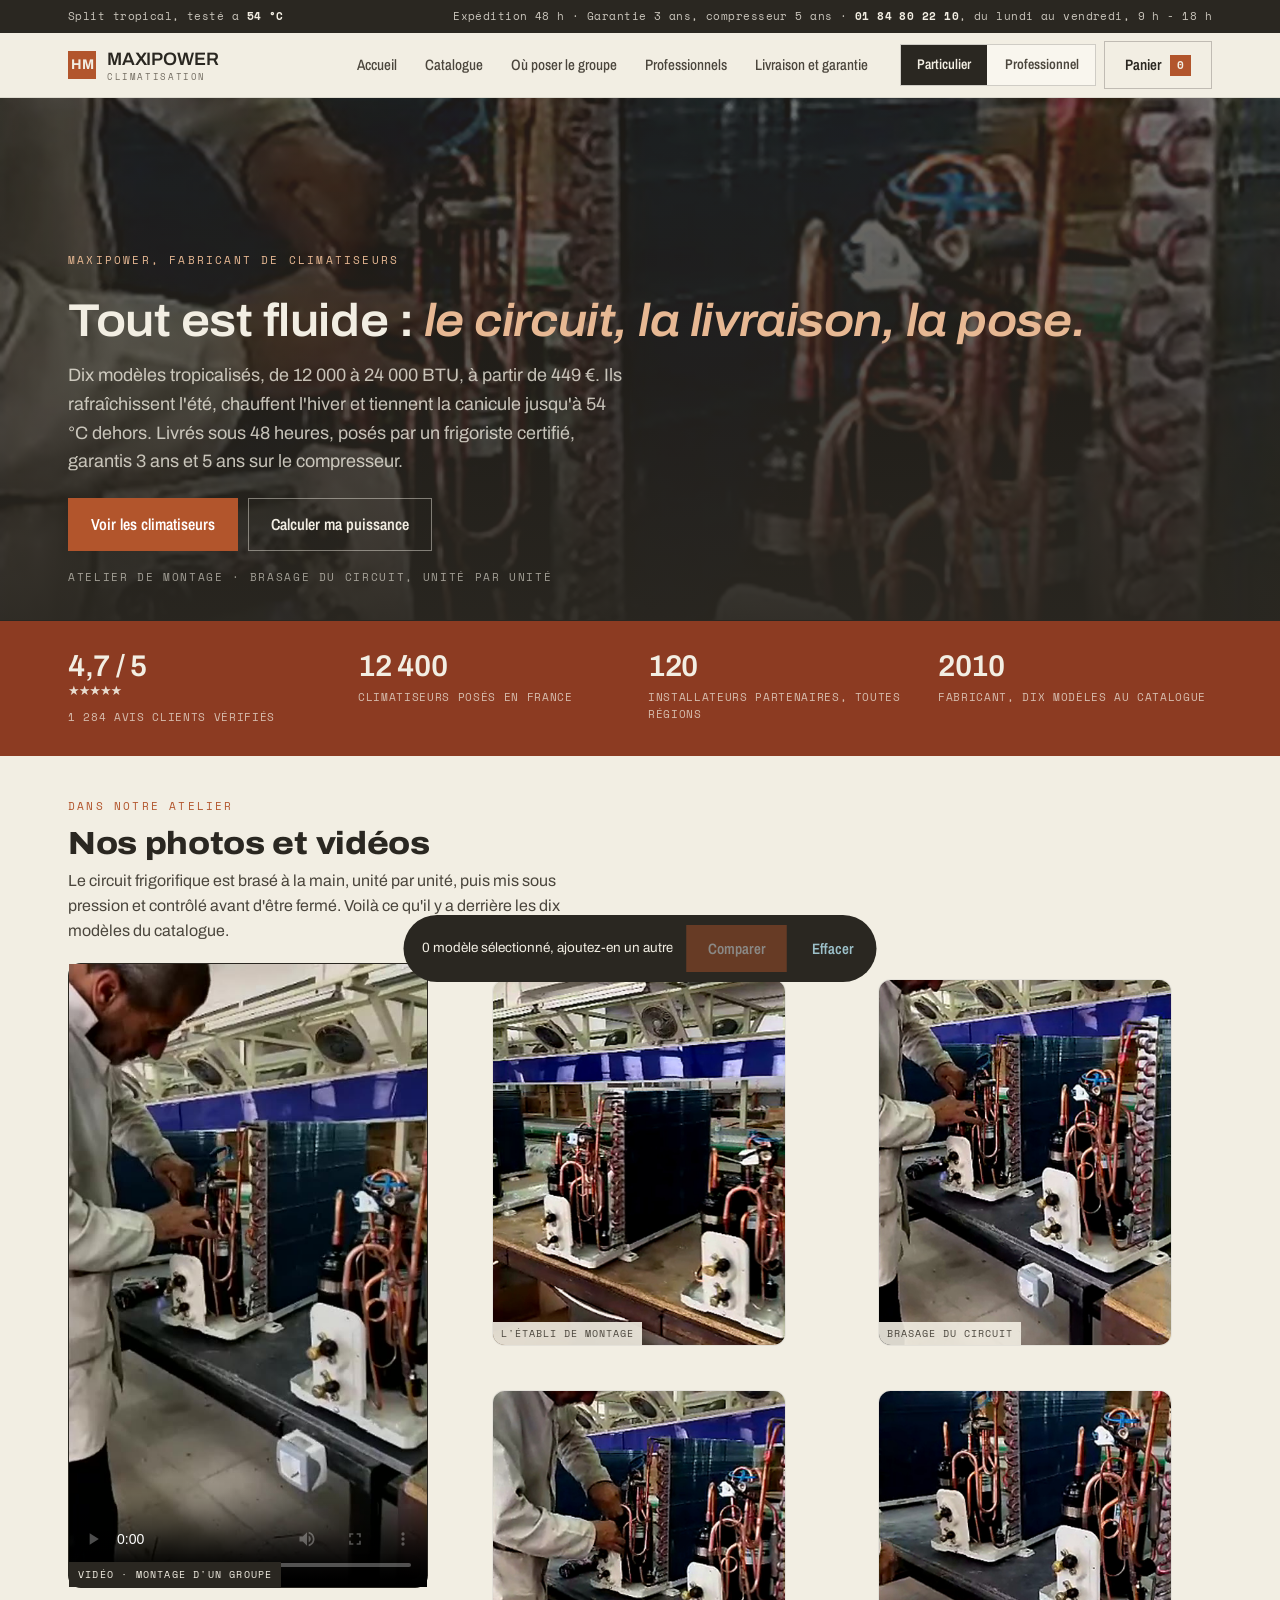
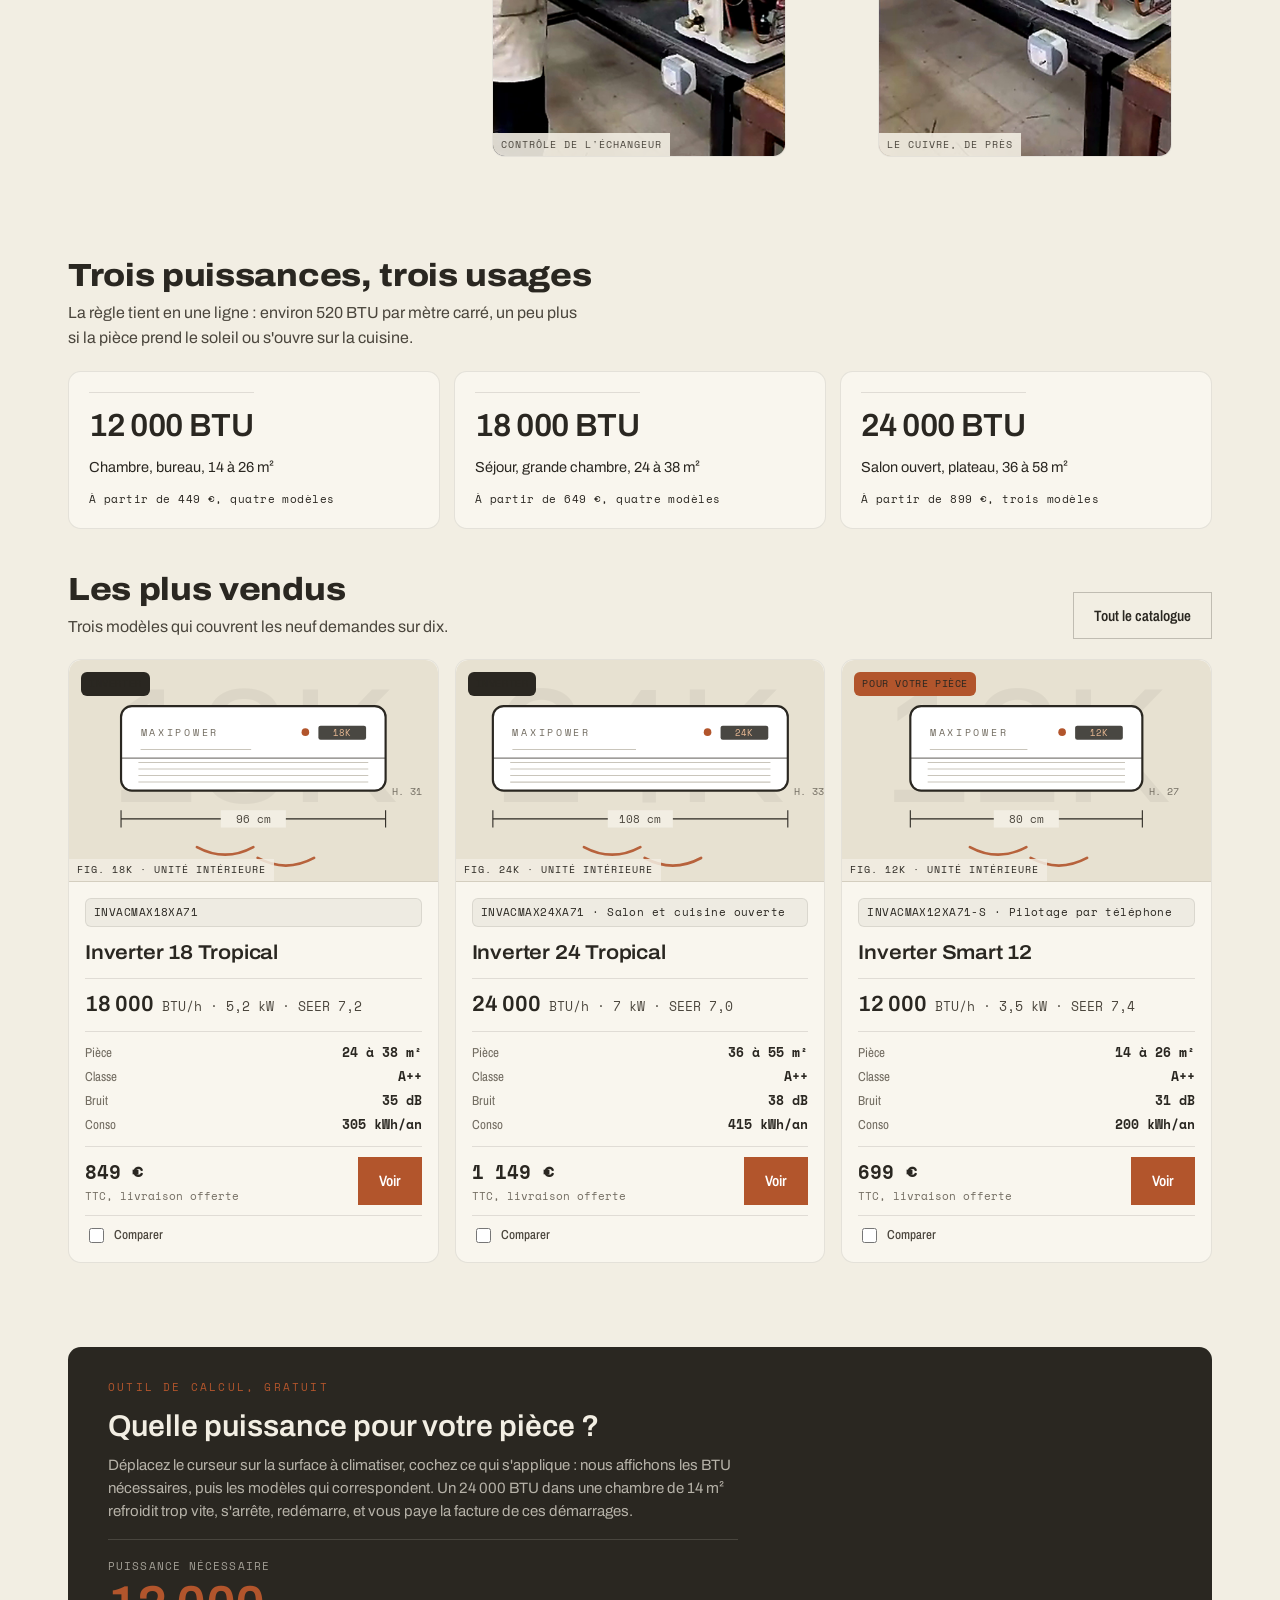
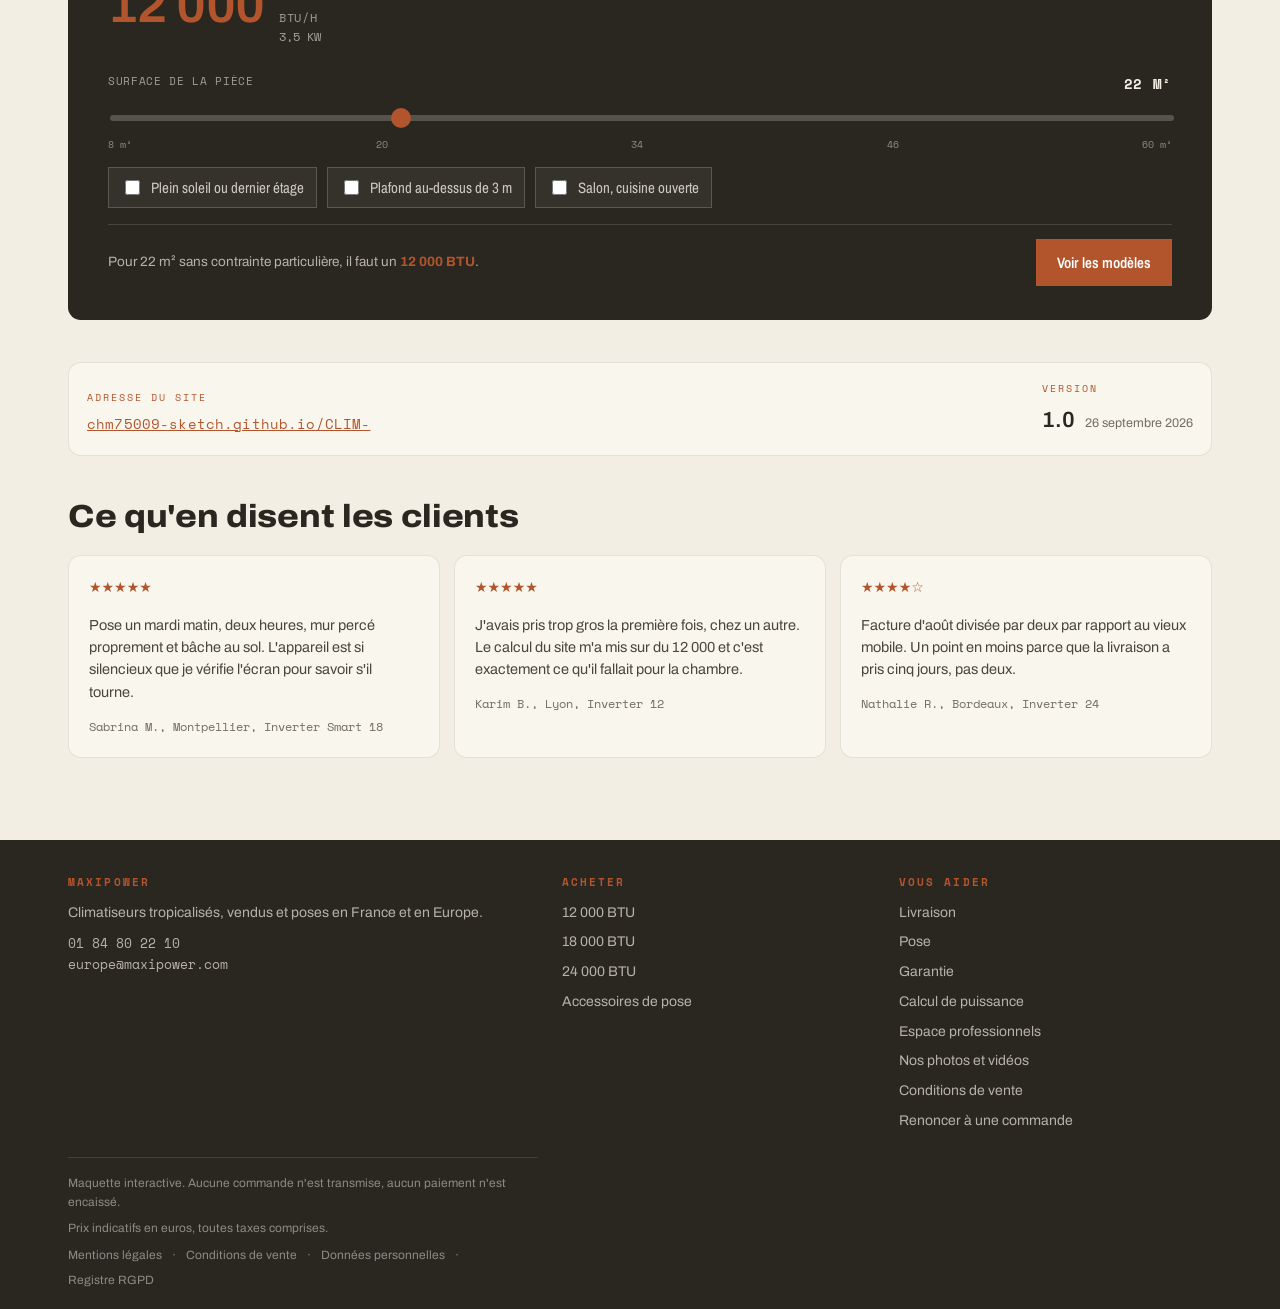
<file: index.html>
<!DOCTYPE html>
<html lang="fr">
<head>
<meta charset="utf-8">
<meta name="viewport" content="width=device-width, initial-scale=1, viewport-fit=cover">
<title>MaxiPower : climatiseurs tropicalisés, vendus et posés en France</title>
<meta name="description" content="Dix splits tropicalisés de 12 000 à 24 000 BTU, à partir de 449 euros TTC. Calcul de puissance, livraison sous 48 heures, pose par un frigoriste certifié, garantie 3 ans et 5 ans sur le compresseur.">
<link rel="canonical" href="https://chm75009-sketch.github.io/CLIM-/">
<meta name="theme-color" content="#101010">
<meta property="og:type" content="website">
<meta property="og:site_name" content="MaxiPower">
<meta property="og:title" content="MaxiPower : climatiseurs tropicalisés, vendus et posés en France">
<meta property="og:description" content="Dix splits tropicalisés de 12 000 à 24 000 BTU, à partir de 449 euros TTC. Calcul de puissance, livraison sous 48 heures, pose par un frigoriste certifié, garantie 3 ans et 5 ans sur le compresseur.">
<meta property="og:url" content="https://chm75009-sketch.github.io/CLIM-/">
<link rel="icon" href="data:,">
<link rel="preconnect" href="https://fonts.gstatic.com" crossorigin>
<link rel="stylesheet" href="https://fonts.googleapis.com/css2?family=Archivo:wght@400;500;600;700&amp;family=Archivo+Narrow:wght@500;600;700&amp;family=Space+Mono:wght@400;700&amp;display=swap">
<link rel="stylesheet" href="style.css">
</head>
<body data-ecran="accueil">

<div class="annonce">
  <div class="zone">
    <span>Split tropical, testé a <b>54 &deg;C</b></span>
    <span>Expédition 48 h &middot; Garantie 3 ans, compresseur 5 ans &middot; <b>01 84 80 22 10</b>, du lundi au vendredi, 9 h - 18 h</span>
  </div>
</div>

<header class="chapeau">
  <div class="zone">
    <a href="./" class="marque" data-aller="accueil">
      <span class="sceau">HM</span>
      <span class="marque-nom">MAXIPOWER<span>CLIMATISATION</span></span>
    </a>
    <nav class="liens">
      <a href="./" data-aller="accueil">Accueil</a>
      <a href="catalogue/" data-aller="catalogue">Catalogue</a>
      <a href="ou-poser-le-groupe/" data-aller="pose">Où poser le groupe</a>
      <a href="professionnels/" data-aller="pro">Professionnels</a>
      <a href="livraison-pose-garantie/" data-aller="infos">Livraison et garantie</a>
    </nav>
    <div class="outils">
      <span class="jeton-societe" id="jeton-societe" hidden><span class="rond"></span><span class="nom"></span></span>
      <div class="segments" role="group" aria-label="Type de client">
        <button type="button" data-mode="part" aria-pressed="true">Particulier</button>
        <button type="button" data-mode="pro" aria-pressed="false">Professionnel</button>
      </div>
      <button class="bouton" data-aller="panier" type="button">Panier <span class="compte" id="compte">0</span></button>
      <button class="burger" id="burger" type="button" aria-label="Ouvrir le menu" aria-expanded="false" aria-controls="menu">
        <svg width="20" height="14" viewBox="0 0 20 14" fill="none" stroke="currentColor" stroke-width="2" stroke-linecap="round"><path d="M1 1h18M1 7h18M1 13h18"/></svg>
      </button>
    </div>
  </div>
  <nav class="menu" id="menu" aria-label="Menu principal">
    <a href="./" data-aller="accueil">Accueil <span class="flottant">calcul de puissance</span></a>
    <a href="catalogue/" data-aller="catalogue">Catalogue <span class="flottant">14 références</span></a>
    <a href="./" data-aller="accueil" data-ancre="atelier">Nos photos et vidéos <span class="flottant">l'atelier</span></a>
    <div class="groupe">Par puissance</div>
    <a data-puissance="12000">12 000 BTU <span class="flottant">14 à 26 m&sup2;</span></a>
    <a data-puissance="18000">18 000 BTU <span class="flottant">24 à 38 m&sup2;</span></a>
    <a data-puissance="24000">24 000 BTU <span class="flottant">36 à 58 m&sup2;</span></a>
    <a data-accessoires>Accessoires de pose <span class="flottant">4 références</span></a>
    <a href="ou-poser-le-groupe/" data-aller="pose">Où poser le groupe <span class="flottant">démarches</span></a>
    <div class="groupe">Professionnels</div>
    <a href="professionnels/" data-aller="pro">Hôtel, restaurant, bar, bureau <span class="flottant">devis en ligne</span></a>
    <div class="groupe">Vous aider</div>
    <a href="livraison-pose-garantie/" data-aller="infos">Livraison, pose, garantie</a>
    <a href="panier/" data-aller="panier">Panier <span class="flottant" id="menu-compte">0 article</span></a>
    <div class="groupe">Informations légales</div>
    <a href="mentions-legales/" data-legal="mentions">Mentions légales</a>
    <a href="conditions-de-vente/" data-legal="cgv">Conditions de vente <span class="flottant">particuliers et pros</span></a>
    <a href="donnees-personnelles/" data-legal="donnees">Données personnelles <span class="flottant">RGPD</span></a>
    <a href="retractation/" data-aller="retractation">Renoncer à une commande <span class="flottant">14 jours</span></a>
  </nav>
</header>

<main>
  <!-- ================= ACCUEIL ================= -->
  <div class="ecran actif" id="ecran-accueil">
    <!-- l'usine d'abord : photo plein cadre -->
    <div class="hero-photo">
      <img src="medias/brasage-circuit.jpg" alt="Brasage du circuit frigorifique dans l'atelier MaxiPower">
      <div class="zone">
        <span class="oeil clair" id="hero-oeil">MaxiPower, fabricant de climatiseurs</span>
        <h1 id="hero-titre">Tout est fluide : <em>le circuit, la livraison, la pose.</em></h1>
        <p class="chapo" id="hero-chapo">Dix modèles tropicalisés, de 12 000 à 24 000 BTU, à partir de 449 &euro;. Ils rafraîchissent l'été, chauffent l'hiver et tiennent la canicule jusqu'à 54 &deg;C dehors. Livrés sous 48 heures, posés par un frigoriste certifié, garantis 3 ans et 5 ans sur le compresseur.</p>
        <div class="actions" id="hero-actions">
          <button class="bouton fort grand" type="button" data-aller="catalogue">Voir les climatiseurs</button>
          <button class="bouton grand clair" type="button" id="vers-pupitre">Calculer ma puissance</button>
        </div>
        <span class="credit-photo">Atelier de montage &middot; brasage du circuit, unité par unité</span>
      </div>
    </div>

    <div class="preuves">
      <div class="zone">
        <div class="preuve"><div><div class="val">4,7 / 5</div><div class="etoiles">&#9733;&#9733;&#9733;&#9733;&#9733;</div><div class="quoi">1 284 avis clients vérifiés</div></div></div>
        <div class="preuve"><div><div class="val">12 400</div><div class="quoi">climatiseurs posés en France</div></div></div>
        <div class="preuve"><div><div class="val">120</div><div class="quoi">installateurs partenaires, toutes régions</div></div></div>
        <div class="preuve"><div><div class="val">2010</div><div class="quoi">fabricant, dix modèles au catalogue</div></div></div>
        <div class="preuve" id="hero-faits" hidden></div>
      </div>
    </div>

    <section class="zone" id="atelier">
      <div class="tete">
        <div>
          <span class="oeil">Dans notre atelier</span>
          <h2>Nos photos et vidéos</h2>
          <p>Le circuit frigorifique est brasé à la main, unité par unité, puis mis sous pression et contrôlé avant d'être fermé. Voilà ce qu'il y a derrière les dix modèles du catalogue.</p>
        </div>
      </div>
      <div class="medias">
        <div class="cadre-video">
          <video controls preload="metadata" playsinline poster="medias/affiche.jpg">
            <source src="medias/atelier-maxipower.mp4" type="video/mp4">
            Votre navigateur ne peut pas lire cette vidéo.
          </video>
          <span class="legende">Vidéo &middot; montage d'un groupe</span>
        </div>
        <div class="galerie">
          <figure class="cliche"><img src="medias/atelier-ensemble.jpg" alt="Établi de montage, groupes extérieurs alignés" loading="lazy"><figcaption>L'établi de montage</figcaption></figure>
          <figure class="cliche"><img src="medias/brasage-circuit.jpg" alt="Brasage du circuit frigorifique sur un groupe" loading="lazy"><figcaption>Brasage du circuit</figcaption></figure>
          <figure class="cliche"><img src="medias/controle-echangeur.jpg" alt="Contrôle de l'échangeur et du compresseur" loading="lazy"><figcaption>Contrôle de l'échangeur</figcaption></figure>
          <figure class="cliche"><img src="medias/circuit-cuivre.jpg" alt="Gros plan sur le circuit en cuivre et le compresseur" loading="lazy"><figcaption>Le cuivre, de près</figcaption></figure>
        </div>
      </div>
    </section>

    <section class="zone">
      <div class="tete"><div><h2>Trois puissances, trois usages</h2><p>La règle tient en une ligne : environ 520 BTU par mètre carré, un peu plus si la pièce prend le soleil ou s'ouvre sur la cuisine.</p></div></div>
      <div class="trois">
        <button class="porte" type="button" data-puissance="12000"><b class="btu">12 000 BTU</b><span class="piece">Chambre, bureau, 14 à 26 m&sup2;</span><span class="des">À partir de 449 &euro;, quatre modèles</span></button>
        <button class="porte" type="button" data-puissance="18000"><b class="btu">18 000 BTU</b><span class="piece">Séjour, grande chambre, 24 à 38 m&sup2;</span><span class="des">À partir de 649 &euro;, quatre modèles</span></button>
        <button class="porte" type="button" data-puissance="24000"><b class="btu">24 000 BTU</b><span class="piece">Salon ouvert, plateau, 36 à 58 m&sup2;</span><span class="des">À partir de 899 &euro;, trois modèles</span></button>
      </div>
    </section>

    <section class="zone" style="padding-top:0">
      <div class="tete"><div><h2>Les plus vendus</h2><p>Trois modèles qui couvrent les neuf demandes sur dix.</p></div>
        <button class="bouton" type="button" data-aller="catalogue">Tout le catalogue</button></div>
      <div class="grille" id="vedettes"></div>
    </section>

    <section class="zone" id="outil">
      <div class="pupitre">
        <h2>Outil de calcul, gratuit</h2>
        <p class="titre-outil">Quelle puissance pour votre pièce ?</p>
        <p class="mode-emploi">Déplacez le curseur sur la surface à climatiser, cochez ce qui s'applique : nous affichons les BTU nécessaires, puis les modèles qui correspondent. Un 24 000 BTU dans une chambre de 14 m&sup2; refroidit trop vite, s'arrête, redémarre, et vous paye la facture de ces démarrages.</p>
        <div class="etiquette-lecture">Puissance nécessaire</div>
        <div class="lecture">
          <span class="chiffre mono" id="lecture-btu">12 000</span>
          <span class="unite">BTU/h<br><span class="mono" id="lecture-kw" style="letter-spacing:0">3,5 kW</span></span>
        </div>
        <div class="reglette">
          <label for="surface">Surface de la pièce <b class="mono" id="lecture-surface">22 m&sup2;</b></label>
          <input type="range" id="surface" min="8" max="60" step="1" value="22">
          <div class="graduations"><span>8 m&sup2;</span><span>20</span><span>34</span><span>46</span><span>60 m&sup2;</span></div>
        </div>
        <div class="options">
          <label class="bascule" for="soleil"><input type="checkbox" id="soleil"> Plein soleil ou dernier étage</label>
          <label class="bascule" for="hauteur"><input type="checkbox" id="hauteur"> Plafond au-dessus de 3 m</label>
          <label class="bascule" for="monde"><input type="checkbox" id="monde"> Salon, cuisine ouverte</label>
        </div>
        <div class="verdict">
          <p id="verdict-texte">Pour 22 m&sup2; sans contrainte, il faut un <b>12 000 BTU</b>.</p>
          <button class="bouton fort" id="voir-modeles" type="button">Voir les modèles</button>
        </div>
      </div>
    </section>

    <section class="zone" style="padding-top:0">
      <div class="plaque">
        <div>
          <span class="plaque-titre">Adresse du site</span>
          <a class="plaque-lien mono" href="https://chm75009-sketch.github.io/CLIM-/">chm75009-sketch.github.io/CLIM-</a>
        </div>
        <div class="plaque-version">
          <span class="plaque-titre">Version</span>
          <span class="mono">1.0<small>26 septembre 2026</small></span>
        </div>
      </div>
    </section>

    <section class="zone" style="padding-top:0">
      <div class="tete"><div><h2>Ce qu'en disent les clients</h2></div></div>
      <div class="avis">
        <blockquote><span class="etoiles">&#9733;&#9733;&#9733;&#9733;&#9733;</span><p>Pose un mardi matin, deux heures, mur percé proprement et bâche au sol. L'appareil est si silencieux que je vérifie l'écran pour savoir s'il tourne.</p><cite>Sabrina M., Montpellier, Inverter Smart 18</cite></blockquote>
        <blockquote><span class="etoiles">&#9733;&#9733;&#9733;&#9733;&#9733;</span><p>J'avais pris trop gros la première fois, chez un autre. Le calcul du site m'a mis sur du 12 000 et c'est exactement ce qu'il fallait pour la chambre.</p><cite>Karim B., Lyon, Inverter 12</cite></blockquote>
        <blockquote><span class="etoiles">&#9733;&#9733;&#9733;&#9733;&#9734;</span><p>Facture d'août divisée par deux par rapport au vieux mobile. Un point en moins parce que la livraison a pris cinq jours, pas deux.</p><cite>Nathalie R., Bordeaux, Inverter 24</cite></blockquote>
      </div>
    </section>
  </div>

  <!-- ================= CATALOGUE ================= -->
  <div class="ecran" id="ecran-catalogue">
    <div class="zone">
      <div class="fil"><a href="./" data-aller="accueil">Accueil</a> / Catalogue</div>
      <div class="tete"><div><h2>Le catalogue</h2><p>Dix splits tropicalisés et quatre accessoires de pose. Prix TTC, livraison offerte, pose en option.</p></div></div>

      <div class="catalogue">
        <aside class="filtres cache" id="filtres">
          <div class="bloc-filtre">
            <p>Puissance</p>
            <label class="case"><input type="checkbox" data-filtre="btu" value="12000"> 12 000 BTU <span class="nb" data-nb="btu-12000"></span></label>
            <label class="case"><input type="checkbox" data-filtre="btu" value="18000"> 18 000 BTU <span class="nb" data-nb="btu-18000"></span></label>
            <label class="case"><input type="checkbox" data-filtre="btu" value="24000"> 24 000 BTU <span class="nb" data-nb="btu-24000"></span></label>
          </div>
          <div class="bloc-filtre">
            <p>Surface de la pièce</p>
            <label class="case"><input type="checkbox" data-filtre="surface" value="0-25"> Moins de 25 m&sup2;</label>
            <label class="case"><input type="checkbox" data-filtre="surface" value="25-40"> 25 à 40 m&sup2;</label>
            <label class="case"><input type="checkbox" data-filtre="surface" value="40-60"> Plus de 40 m&sup2;</label>
          </div>
          <div class="bloc-filtre">
            <p>Technologie</p>
            <label class="case"><input type="checkbox" data-filtre="tech" value="inverter"> Inverter <span class="nb" data-nb="tech-inverter"></span></label>
            <label class="case"><input type="checkbox" data-filtre="tech" value="classe"> Classe A <span class="nb" data-nb="tech-classe"></span></label>
            <label class="case"><input type="checkbox" data-filtre="tech" value="accessoire"> Accessoires <span class="nb" data-nb="tech-accessoire"></span></label>
          </div>
          <div class="bloc-filtre">
            <p>Confort</p>
            <label class="case"><input type="checkbox" data-filtre="wifi" value="1"> Pilotage par téléphone</label>
            <label class="case"><input type="checkbox" data-filtre="silence" value="1"> Moins de 35 dB</label>
          </div>
          <div class="bloc-filtre">
            <p>Prix maximum <span class="mono" id="valeur-prix" style="float:right">1 300 &euro;</span></p>
            <input type="range" id="prix-max" min="50" max="1300" step="50" value="1300">
          </div>
          <div class="bloc-filtre">
            <button class="bouton" type="button" id="vider-filtres" style="width:100%">Tout effacer</button>
          </div>
        </aside>

        <div>
          <div class="recherche">
            <svg width="16" height="16" viewBox="0 0 24 24" fill="none" stroke="currentColor" stroke-width="2"><circle cx="11" cy="11" r="7"/><path d="M20 20l-3.5-3.5"/></svg>
            <input type="search" id="q" placeholder="Chercher un modèle, une référence, 18 000..." aria-label="Rechercher">
          </div>
          <div id="bandeau-pro" hidden style="border:1.5px solid var(--ink); background:var(--ember-voile); padding:12px 14px; margin-bottom:14px; font-size:14px">
            <b>Tarif professionnel.</b> Prix hors taxes, remise de 5 % dès 3 unités, 10 % dès 6, 15 % dès 10, appliquée au devis.
          </div>
          <div class="barre">
            <span class="compteur" id="compteur">14 références</span>
            <button class="bouton replier" type="button" id="bouton-filtres">Filtres</button>
            <select id="tri" aria-label="Trier">
              <option value="conseil">Conseillé pour ma pièce</option>
              <option value="prix-croissant">Prix croissant</option>
              <option value="prix-decroissant">Prix décroissant</option>
              <option value="conso">Consommation la plus basse</option>
              <option value="bruit">Le plus silencieux</option>
            </select>
          </div>
          <div class="grille" id="grille"></div>
        </div>
      </div>
    </div>
  </div>

  <!-- ================= FICHE ================= -->
  <div class="ecran" id="ecran-produit">
    <div class="zone">
      <div class="fil"><a href="./" data-aller="accueil">Accueil</a> / <a href="catalogue/" data-aller="catalogue">Catalogue</a> / <span id="fil-produit"></span></div>
      <div class="fiche" id="fiche"></div>
      <section style="padding-top:0">
        <div class="tete"><div><h2>Dans la même puissance</h2></div></div>
        <div class="grille" id="proches"></div>
      </section>
    </div>
  </div>

  <!-- ================= PANIER ================= -->
  <div class="ecran" id="ecran-panier">
    <div class="zone">
      <div class="fil"><a href="./" data-aller="accueil">Accueil</a> / Panier</div>
      <div class="tete"><div><h2 id="titre-panier">Votre panier</h2></div></div>
      <div class="panier">
        <div id="lignes"></div>
        <aside class="recap" id="recap-panier"></aside>
      </div>
    </div>
  </div>

  <!-- ================= COMMANDE ================= -->
  <div class="ecran" id="ecran-commande">
    <div class="zone">
      <div class="fil"><a href="panier/" data-aller="panier">Panier</a> / Commande</div>
      <div class="tete"><div><h2 id="titre-commande">Votre commande</h2><p id="sous-commande">Trois blocs, rien de plus. Le paiement n'est pas encaissé, c'est une maquette.</p></div></div>
      <div class="commande">
        <form id="form-commande" novalidate>
          <div class="carte-form">
            <h3><b>1</b> Vos coordonnées</h3>
            <div class="formulaire">
              <div class="champ"><label for="nom">Nom et prénom</label><input id="nom" placeholder="Prénom Nom" required></div>
              <div class="duo">
                <div class="champ"><label for="courriel">Courriel</label><input id="courriel" type="email" placeholder="vous@exemple.fr" required></div>
                <div class="champ"><label for="tel">Téléphone</label><input id="tel" type="tel" placeholder="06 12 34 56 78" required></div>
              </div>
            </div>
          </div>
          <div class="carte-form">
            <h3><b>2</b> Livraison et pose</h3>
            <div class="formulaire">
              <div class="champ"><label for="adresse">Adresse</label><input id="adresse" placeholder="12 rue des Lilas" required></div>
              <div class="duo">
                <div class="champ"><label for="cp">Code postal</label><input id="cp" inputmode="numeric" placeholder="75011" required></div>
                <div class="champ"><label for="ville">Ville</label><input id="ville" placeholder="Paris" required></div>
              </div>
              <div class="champ"><label for="creneau">Créneau souhaité</label>
                <select id="creneau">
                  <option>Dès que possible, le matin</option>
                  <option>Dès que possible, l'après-midi</option>
                  <option>Sous quinze jours</option>
                  <option>Je rappellerai pour fixer</option>
                </select>
              </div>
              <div class="champ"><label for="etage">Étage et accès</label><input id="etage" placeholder="3e étage, ascenseur, balcon sur cour"></div>
            </div>
          </div>
          <div class="carte-form" id="bloc-reglement">
            <h3><b>3</b> Règlement</h3>
            <label class="mode"><input type="radio" name="reglement" value="carte" checked> Carte bancaire <span class="detail">à la commande</span></label>
            <label class="mode"><input type="radio" name="reglement" value="3fois"> Trois fois sans frais <span class="detail" id="detail-3fois">3 x 0 &euro;</span></label>
            <label class="mode"><input type="radio" name="reglement" value="virement"> Virement <span class="detail">sous 48 h</span></label>
          </div>
          <div class="carte-form">
            <h3><b>4</b> Ce que vous acceptez</h3>
            <label class="engagement"><input type="checkbox" id="accepte-cgv"> <span id="texte-accepte">J'ai lu et j'accepte les conditions générales de vente, et j'ai pris connaissance de la politique de confidentialité.</span></label>
            <p class="aide-champ">Les lire : <a href="conditions-de-vente/" data-legal="cgv">conditions de vente</a> &middot; <a href="donnees-personnelles/" data-legal="donnees">données personnelles</a> &middot; <a href="mentions-legales/" data-legal="mentions">mentions légales</a></p>
            <label class="engagement" id="ligne-pose-expresse" hidden><input type="checkbox" id="accepte-pose"> <span>Je demande que la pose et la mise en service aient lieu avant la fin du délai de rétractation, et je renonce expressément à ce droit pour cette seule prestation, une fois qu'elle est exécutée.</span></label>
            <p class="aide-champ" id="rappel-droits">Quatorze jours pour vous rétracter, à compter du lendemain de la réception, frais de retour à notre charge. Les garanties légales de conformité et des vices cachés s'appliquent en plus de notre garantie de trois ans.</p>
          </div>
        </form>
        <aside class="recap" id="recap-commande"></aside>
      </div>
    </div>
  </div>

  <!-- ================= CONFIRMATION ================= -->
  <div class="ecran" id="ecran-fini">
    <div class="zone" style="padding-block:50px">
      <div class="fini">
        <div class="coche">&#10003;</div>
        <h2>Commande enregistrée</h2>
        <p class="numero" id="numero"></p>
        <p style="color:var(--ink-2)" id="recap-fin"></p>
        <p style="color:var(--ink-3); font-size:12.5px; margin-top:18px">Maquette : rien n'a été transmis, rien n'a été encaissé.</p>
        <button class="bouton grand fort" type="button" data-aller="accueil" style="margin-top:12px">Revenir à la boutique</button>
        <p class="aide-champ" style="margin-top:16px">Vous avez quatorze jours pour changer d'avis, à compter du lendemain de la réception : <a href="retractation/" data-aller="retractation">renoncer au contrat ici</a>.</p>
      </div>
    </div>
  </div>

  <!-- ================= OÙ POSER LE GROUPE ================= -->
  <div class="ecran" id="ecran-pose">
    <div class="zone">
      <div class="fil"><a href="./" data-aller="accueil">Accueil</a> / Où poser le groupe</div>
      <div class="tete">
        <div>
          <span class="oeil">Avant d'acheter</span>
          <h2>Où poser le groupe extérieur</h2>
          <p>Six questions, et vous savez quelles démarches vous attendent : mairie, copropriété, secteur protégé, voisinage. Chaque réponse cite le texte sur lequel elle s'appuie.</p>
        </div>
      </div>

      <div class="atelier">
        <div class="panneau-config" id="questions-pose"></div>
        <aside class="devis" id="reponse-pose"></aside>
      </div>

      <section style="padding-top:24px">
        <p style="font-size:13px; color:var(--ink-2); border-top:1.5px solid var(--ink); padding-top:14px; max-width:70ch">
          Cet outil est une aide au repérage, pas un avis juridique. Le plan local d'urbanisme de votre commune et le règlement de votre copropriété peuvent être plus stricts que la règle générale : la mairie et le syndic ont toujours le dernier mot. Sources consultées le 13 septembre 2026 : service-public.gouv.fr, fiches F36778 sur l'autorisation d'urbanisme d'un climatiseur, F17578 sur la modification de l'aspect extérieur, F31513 sur les travaux en copropriété et F612 sur les bruits de voisinage.
        </p>
      </section>
    </div>
  </div>

  <!-- ================= PROFESSIONNELS ================= -->
  <div class="ecran" id="ecran-pro">
    <div class="pro-tete">
      <div class="zone">
        <div>
          <span class="oeil" style="background:rgba(242,118,46,.16); color:#F7A35F">Hôtellerie, restauration, bureaux</span>
          <h1>Un devis fluide,<em>un chantier sans fuite.</em></h1>
          <p>Dites combien de chambres, de mètres carrés de salle ou de postes de travail. Nous sortons la liste des appareils, les quantités, la remise de volume et le prix posé.</p>
        </div>
        <div class="pro-avantages">
          <div class="pro-avantage"><i>-15 %</i><span><b>Remise de volume</b>Dès trois appareils, puis six, puis dix.</span></div>
          <div class="pro-avantage"><i>6 h</i><span><b>Pose hors service</b>Les équipes interviennent tôt le matin ou après la fermeture.</span></div>
          <div class="pro-avantage"><i>48 h</i><span><b>Dépannage prioritaire</b>Un contrat de maintenance, un interlocuteur, une intervention sous 48 heures.</span></div>
        </div>
      </div>
    </div>

    <div class="zone">
      <!-- inscription -->
      <div id="pro-travail">
        <section>
          <div class="bandeau-compte" id="bandeau-compte"></div>
          <div class="tete"><div><h2>Évaluez vos besoins</h2>
            <span class="oeil" style="margin-top:12px">Sélectionnez votre activité</span><p>Chaque activité a ses contraintes : le bruit dans une chambre, les apports de cuisine en salle, la chaleur des machines dans un bureau.</p></div></div>
          <div class="metiers" id="metiers"></div>
        </section>

        <section style="padding-top:0">
          <div class="atelier">
            <div class="panneau-config" id="config"></div>
            <aside class="devis" id="devis"></aside>
          </div>
        </section>
      </div>
      <section id="pro-compte" hidden>
        <div class="tete">
          <div>
            <h2>Ouvrir votre compte pour afficher le devis</h2>
            <p>Votre évaluation est prête. Le chiffrage, la remise de volume et l'enregistrement du devis demandent un compte professionnel : trois minutes, un Kbis de moins de trois mois et votre SIRET.</p>
          </div>
        </div>

        <div class="compte-pro">
          <form class="fiche-societe" id="form-societe" novalidate>
            <h3><b>1</b> L'entreprise</h3>
            <div class="formulaire">
              <div class="champ"><label for="raison">Raison sociale</label><input id="raison" placeholder="Hôtel des Voyageurs SARL" required></div>
              <div class="duo">
                <div class="champ"><label for="siret">SIRET</label><input id="siret" inputmode="numeric" maxlength="17" placeholder="123 456 789 00012" required>
                  <div class="aide-champ" id="aide-siret">Quatorze chiffres, clé de contrôle vérifiée.</div></div>
                <div class="champ"><label for="tva">TVA intracommunautaire</label><input id="tva" placeholder="FR12123456789">
                  <div class="aide-champ">Facultatif hors France.</div></div>
              </div>
              <div class="duo">
                <div class="champ"><label for="forme">Forme juridique</label>
                  <select id="forme"><option>SARL</option><option>SAS ou SASU</option><option>EURL</option><option>SA</option><option>Entreprise individuelle</option><option>Association</option><option>Collectivité</option></select></div>
                <div class="champ"><label for="secteur">Activité</label>
                  <select id="secteur"><option value="hotel">Hôtellerie</option><option value="restaurant">Restauration</option><option value="bar">Bar, café, discothèque</option><option value="bureau">Bureaux et tertiaire</option><option value="autre">Autre</option></select></div>
              </div>
              <div class="champ"><label for="siege">Adresse du siège</label><input id="siege" placeholder="18 avenue de la Gare" required></div>
              <div class="duo">
                <div class="champ"><label for="cp-pro">Code postal</label><input id="cp-pro" inputmode="numeric" placeholder="34000" required></div>
                <div class="champ"><label for="ville-pro">Ville</label><input id="ville-pro" placeholder="Montpellier" required></div>
              </div>
            </div>

            <h3><b>2</b> Votre interlocuteur</h3>
            <div class="formulaire">
              <div class="duo">
                <div class="champ"><label for="contact">Nom et prénom</label><input id="contact" placeholder="Prénom Nom" required></div>
                <div class="champ"><label for="fonction">Fonction</label><input id="fonction" placeholder="Directrice d'exploitation"></div>
              </div>
              <div class="duo">
                <div class="champ"><label for="mail-pro">Courriel professionnel</label><input id="mail-pro" type="email" placeholder="contact@société.fr" required></div>
                <div class="champ"><label for="tel-pro">Téléphone</label><input id="tel-pro" type="tel" placeholder="04 67 00 00 00" required></div>
              </div>
            </div>

            <h3><b>3</b> La pièce justificative</h3>
            <div class="formulaire">
              <label class="depot" id="depot-kbis">
                <span class="icone"><svg width="18" height="18" viewBox="0 0 24 24" fill="none" stroke="currentColor" stroke-width="1.8"><path d="M14 3H7a2 2 0 0 0-2 2v14a2 2 0 0 0 2 2h10a2 2 0 0 0 2-2V8z"/><path d="M14 3v5h5"/></svg></span>
                <span><b>Extrait Kbis</b><small id="nom-kbis">De moins de trois mois. PDF ou photo.</small></span>
                <input type="file" id="kbis" accept=".pdf,.jpg,.jpeg,.png">
              </label>
              <label class="engagement"><input type="checkbox" id="conditions" required> J'accepte les conditions générales de vente, j'ai pris connaissance de la politique de confidentialité et je certifie exacts les renseignements portés ci-dessus.</label>
              <p class="aide-champ">Les lire : <a href="conditions-de-vente/" data-legal="cgv">conditions de vente</a> &middot; <a href="donnees-personnelles/" data-legal="donnees">données personnelles</a></p>
            </div>

            <button class="bouton fort grand" type="button" id="creer-compte" style="width:100%; margin-top:18px">Ouvrir le compte et accéder au devis</button>
            <div class="aide-champ" style="text-align:center; margin-top:10px">Déjà client ? <a id="lien-connexion" style="cursor:pointer; text-decoration:underline">Retrouver mon compte</a></div>
          </form>

          <aside class="encart">
            <h3>Ce que le compte ouvre</h3>
            <ul>
              <li>Le configurateur et le devis chiffré, metier par metier.</li>
              <li>La remise de volume, de 5 à 15 % selon le nombre d'unités.</li>
              <li>Les prix hors taxes et la facture au nom de la société.</li>
              <li>Un interlocuteur unique et le dépannage sous 48 heures.</li>
            </ul>
            <div class="rappel">Les pièces servent à vérifier l'existence de la société et a ouvrir l'encours. Maquette : aucun fichier n'est envoyé ni conservé.</div>
          </aside>
        </div>
      </section>

      <!-- configurateur, une fois le compte ouvert -->
    </div>
  </div>

  <!-- ================= INFOS ================= -->
  <div class="ecran" id="ecran-infos">
    <div class="zone">
      <div class="fil"><a href="./" data-aller="accueil">Accueil</a> / Livraison et garantie</div>
      <div class="tete"><div><h2>Livraison, pose, garantie</h2><p>Les six questions qu'on nous pose au téléphone, avec la réponse exacte.</p></div></div>
      <div style="max-width:760px">
        <details class="depliant" open><summary>Quand serai-je livré</summary><div class="dedans">Expédition sous 48 heures ouvrées, livraison par transporteur au pied de l'immeuble ou devant la maison. Vous recevez un créneau de deux heures la veille. Pour la Corse et les îles, comptez cinq jours.</div></details>
        <details class="depliant"><summary>Comment se passe la pose</summary><div class="dedans">Un frigoriste certifié vient poser l'unité intérieure, le groupe extérieur et la liaison, jusqu'à quatre mètres. Il met en service, vérifie l'étanchéité et signe le certificat qui ouvre la garantie. Comptez trois heures pour un monosplit. Au-delà de quatre mètres de liaison, le supplément est annoncé avant l'intervention.</div></details>
        <details class="depliant"><summary>Puis-je poser moi-même</summary><div class="dedans">Le raccordement du circuit frigorifique demande un professionnel certifié. Vous pouvez préparer le percement et le support, nous faisons le reste. Les climatiseurs livrés avec liaison préremplie ne dispensent pas de la mise en service.</div></details>
        <details class="depliant"><summary>Si l'appareil ne me convient pas</summary><div class="dedans">Tant qu'il n'est pas posé et qu'il est dans son emballage, vous avez quatorze jours pour nous dire que vous vous rétractez, à compter du lendemain de la réception. Nous remboursons la totalité, frais de livraison compris, au plus tard quatorze jours après avoir reçu votre décision. Le retour est à notre charge. Une fois l'appareil posé et mis en service, il n'est plus repris.</div></details>
        <details class="depliant"><summary>Que couvre la garantie commerciale</summary><div class="dedans">Trois ans sur l'appareil, cinq ans sur le compresseur, à partir de la date de mise en service. Pièces, main-d'oeuvre et déplacement compris. Elle tombe si un tiers non certifié ouvre le circuit. Elle s'ajoute aux garanties légales ci-dessous et ne les remplace pas.</div></details>
        <details class="depliant"><summary>Et les garanties légales</summary><div class="dedans">Elles sont dues quoi qu'il arrive, sans frais. La garantie légale de conformité vous donne deux ans à compter de la livraison ; pendant ces deux ans, sur un appareil neuf, c'est à nous de prouver que le défaut n'existait pas à la vente. Vous choisissez la réparation ou le remplacement, sous trente jours ; une réparation prolonge la garantie de douze mois. Si rien de tout cela n'est possible, vous obtenez une réduction du prix ou le remboursement. La garantie des vices cachés, elle, vous donne deux ans à compter du jour où vous découvrez le défaut. Le détail figure dans les <a href="conditions-de-vente/" data-legal="cgv">conditions de vente</a>.</div></details>
        <details class="depliant"><summary>Faut-il un entretien</summary><div class="dedans">Nettoyage des filtres tous les mois d'utilisation, cela se fait à l'eau tiède. Une visite annuelle, 129 euros, vérifie les pressions, les échangeurs et le bac a condensats. Elle n'est pas obligatoire pour valider la garantie.</div></details>
      </div>
    </div>
  </div>


  <!-- ================= RÉTRACTATION ================= -->
  <div class="ecran" id="ecran-retractation">
    <div class="zone">
      <div class="fil"><a href="./" data-aller="accueil">Accueil</a> / Renoncer à une commande</div>
      <div class="tete">
        <div>
          <span class="oeil">Quatorze jours, sans justification</span>
          <h2>Renoncer au contrat ici</h2>
          <p>Remplissez ces quelques lignes et confirmez : votre rétractation est enregistrée, et nous vous en accusons réception avec la date et l'heure. Vous n'avez aucun motif à donner.</p>
        </div>
      </div>

      <div class="retract" id="retract">
        <form class="carte-form" id="form-retract" novalidate style="margin-bottom:0">
          <h3><b>1</b> Votre commande</h3>
          <div class="formulaire">
            <div class="duo">
              <div class="champ"><label for="r-numero">Numéro de commande</label><input id="r-numero" placeholder="HM-2026-1234" required></div>
              <div class="champ"><label for="r-recue">Date de réception</label><input id="r-recue" type="date" required></div>
            </div>
            <div class="champ"><label for="r-objet">Ce que vous renvoyez</label>
              <select id="r-objet">
                <option>Toute la commande</option>
                <option>Un seul appareil</option>
                <option>Un accessoire</option>
              </select>
            </div>
          </div>

          <h3 style="margin-top:22px"><b>2</b> Vous</h3>
          <div class="formulaire">
            <div class="champ"><label for="r-nom">Nom et prénom</label><input id="r-nom" placeholder="Prénom Nom" required></div>
            <div class="duo">
              <div class="champ"><label for="r-mail">Courriel</label><input id="r-mail" type="email" placeholder="vous@exemple.fr" required></div>
              <div class="champ"><label for="r-tel">Téléphone</label><input id="r-tel" type="tel" placeholder="06 12 34 56 78"></div>
            </div>
            <div class="champ"><label for="r-motif">Un mot, si vous voulez (facultatif)</label><input id="r-motif" placeholder="Rien d'obligatoire ici"></div>
          </div>

          <button class="bouton fort grand" type="button" id="confirmer-retract" style="width:100%; margin-top:20px">Confirmer la rétractation</button>
          <p class="aide-champ" style="text-align:center; margin-top:10px">Maquette : rien n'est transmis.</p>
        </form>

        <aside class="encart">
          <h3>Ce qui se passe ensuite</h3>
          <ul>
            <li>Nous vous envoyons l'accusé de réception, avec la date et l'heure de votre demande.</li>
            <li>Vous renvoyez l'appareil complet, dans son emballage, sous quatorze jours. Les frais de retour sont à notre charge.</li>
            <li>Nous remboursons la totalité, frais de livraison standard compris, au plus tard quatorze jours après avoir reçu votre décision, par le même moyen de paiement.</li>
          </ul>
          <div class="rappel">La rétractation ne joue plus une fois l'appareil posé et mis en service, parce que la prestation a été exécutée à votre demande expresse. Entre professionnels, elle ne s'applique pas, sauf cinq salariés au plus et commande hors activité principale.</div>
          <div class="rappel">Vous préférez écrire ? <a href="conditions-de-vente/" data-legal="cgv">Le formulaire type</a> figure au bas des conditions de vente. Un courrier, un courriel ou toute déclaration sans ambiguïté suffisent.</div>
        </aside>
      </div>

      <div id="accuse-retract" hidden>
        <div class="fini">
          <div class="coche">&#10003;</div>
          <h2>Rétractation enregistrée</h2>
          <p class="numero" id="r-reference"></p>
          <p style="color:var(--ink-2)" id="r-accuse"></p>
          <p style="color:var(--ink-3); font-size:12.5px; margin-top:18px">Maquette : aucun accusé de réception n'est réellement envoyé.</p>
          <button class="bouton grand fort" type="button" data-aller="accueil" style="margin-top:12px">Revenir à la boutique</button>
        </div>
      </div>
    </div>
  </div>

  <!-- ================= INFORMATIONS LÉGALES ================= -->
  <div class="ecran" id="ecran-legal">
    <div class="zone">
      <div class="fil"><a href="./" data-aller="accueil">Accueil</a> / <span id="legal-fil">Mentions légales</span></div>
      <div class="tete"><div><h2 id="legal-titre">Mentions légales</h2><p id="legal-sous">Qui vend, qui héberge, qui répond.</p></div></div>
      <div class="legal-grille">
        <div class="legal-menu" id="legal-menu"></div>
        <div class="legal-corps" id="legal-corps"></div>
      </div>
    </div>
  </div>
</main>

<footer class="socle">
  <div class="zone">
    <div>
      <h4>MaxiPower</h4>
      <p style="margin:0 0 10px">Climatiseurs tropicalisés, vendus et poses en France et en Europe.</p>
      <p class="mono" style="margin:0; font-size:13px">01 84 80 22 10<br>europe@maxipower.com</p>
    </div>
    <div>
      <h4>Acheter</h4>
      <ul>
        <li><a data-puissance="12000">12 000 BTU</a></li>
        <li><a data-puissance="18000">18 000 BTU</a></li>
        <li><a data-puissance="24000">24 000 BTU</a></li>
        <li><a href="catalogue/" data-aller="catalogue">Accessoires de pose</a></li>
      </ul>
    </div>
    <div>
      <h4>Vous aider</h4>
      <ul>
        <li><a href="livraison-pose-garantie/" data-aller="infos">Livraison</a></li>
        <li><a href="livraison-pose-garantie/" data-aller="infos">Pose</a></li>
        <li><a href="livraison-pose-garantie/" data-aller="infos">Garantie</a></li>
        <li><a href="./" data-aller="accueil">Calcul de puissance</a></li>
        <li><a href="professionnels/" data-aller="pro">Espace professionnels</a></li>
        <li><a href="./" data-aller="accueil" data-ancre="atelier">Nos photos et vidéos</a></li>
        <li><a href="conditions-de-vente/" data-legal="cgv">Conditions de vente</a></li>
        <li><a href="retractation/" data-aller="retractation">Renoncer à une commande</a></li>
      </ul>
    </div>
  </div>
  <div class="zone">
    <div class="mentions">
      <span>Maquette interactive. Aucune commande n'est transmise, aucun paiement n'est encaissé.</span>
      <span id="mention-prix">Prix indicatifs en euros, TTC.</span>
      <span class="liens-legaux"><a href="mentions-legales/" data-legal="mentions">Mentions légales</a> &middot; <a href="conditions-de-vente/" data-legal="cgv">Conditions de vente</a> &middot; <a href="donnees-personnelles/" data-legal="donnees">Données personnelles</a> &middot; <a href="registre-rgpd/" data-legal="registre">Registre RGPD</a></span>
    </div>
  </div>
</footer>

<div class="barre-comparer" id="barre-comparer">
  <span id="texte-comparer">2 modèles sélectionnés</span>
  <button class="bouton fort" type="button" id="ouvrir-comparateur">Comparer</button>
  <button class="bouton fantome" type="button" id="vider-comparateur" style="color:#9CC0C9">Effacer</button>
</div>

<div class="voile-comp" id="voile-comp">
  <div class="boite-comp">
    <div class="tete-comp"><h2 style="font-size:20px">Comparaison</h2>
      <button class="bouton fantome" type="button" id="fermer-comparateur" aria-label="Fermer">&#10005;</button></div>
    <div class="enveloppe-comp"><table class="tableau-comp" id="table-comp"></table></div>
  </div>
</div>

<div class="message" id="message" role="status" aria-live="polite"></div>

<script src="boutique.js"></script>
</body>
</html>
</file>
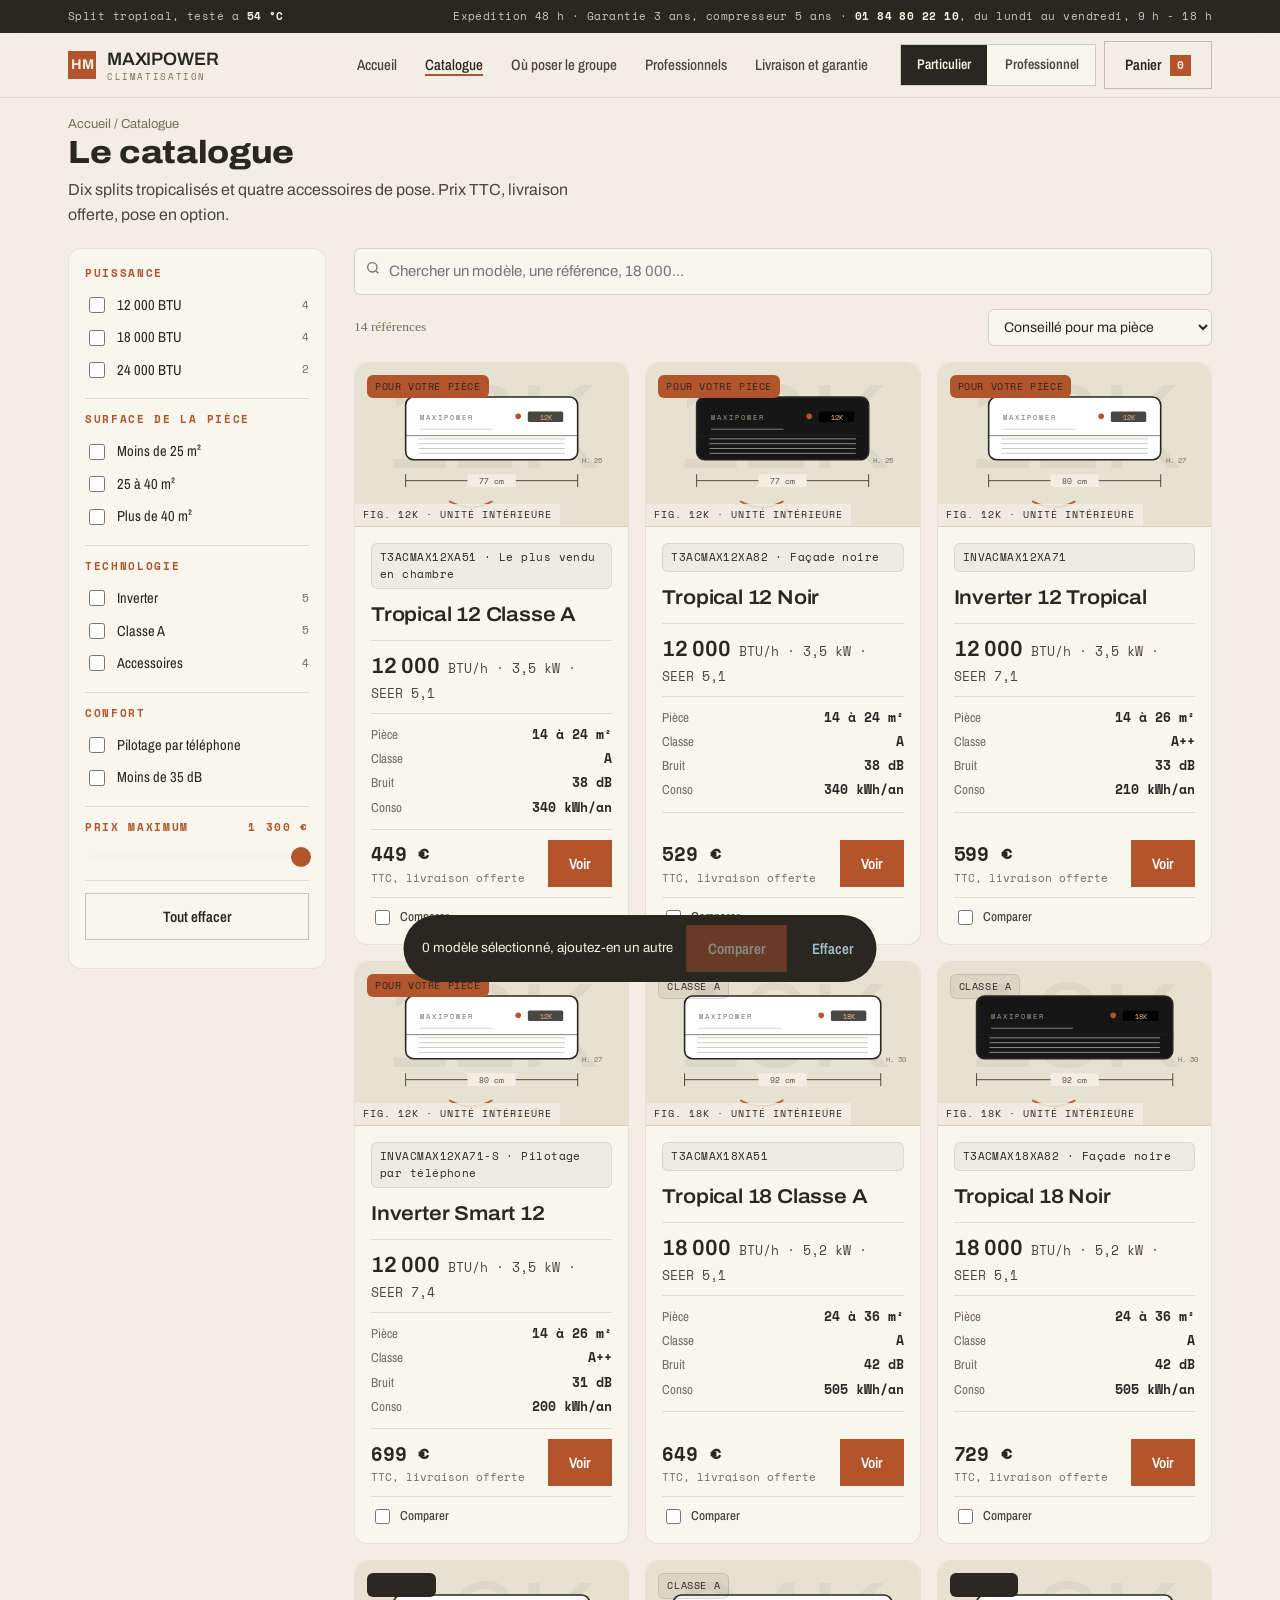
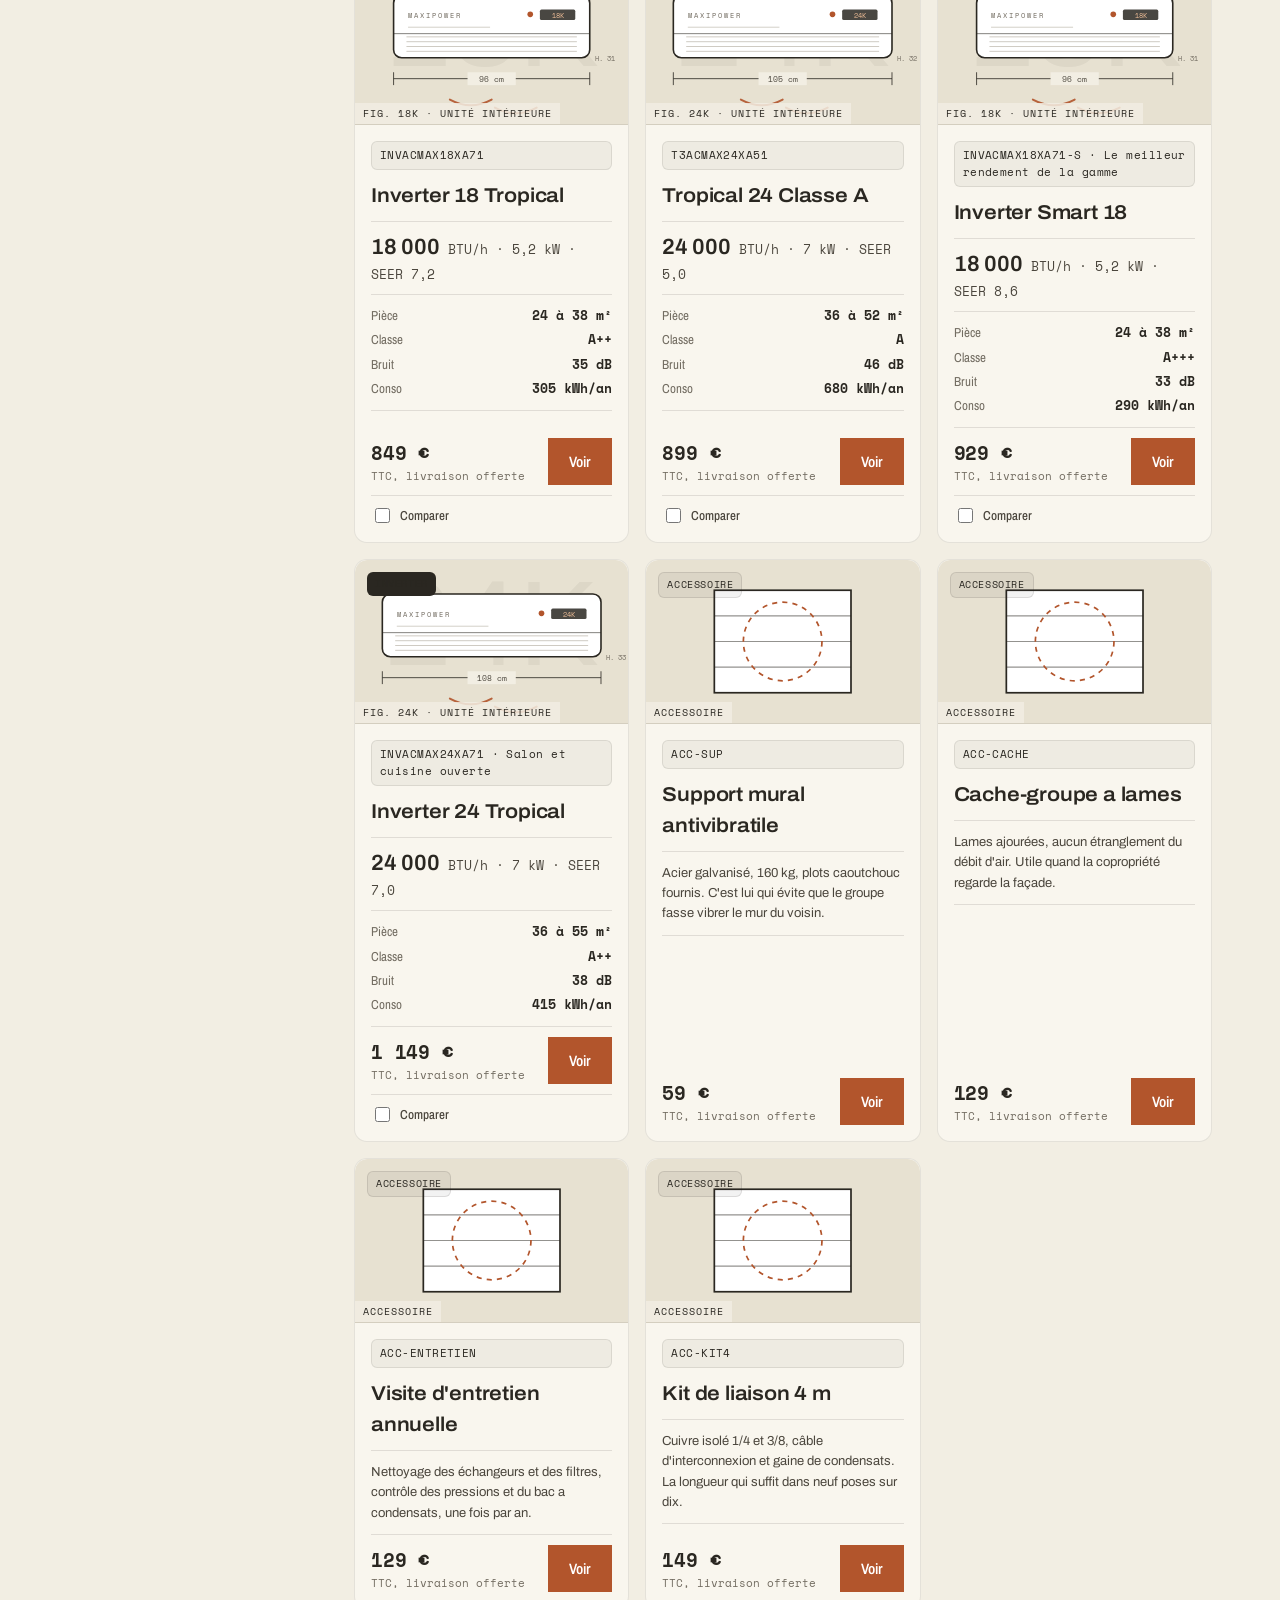
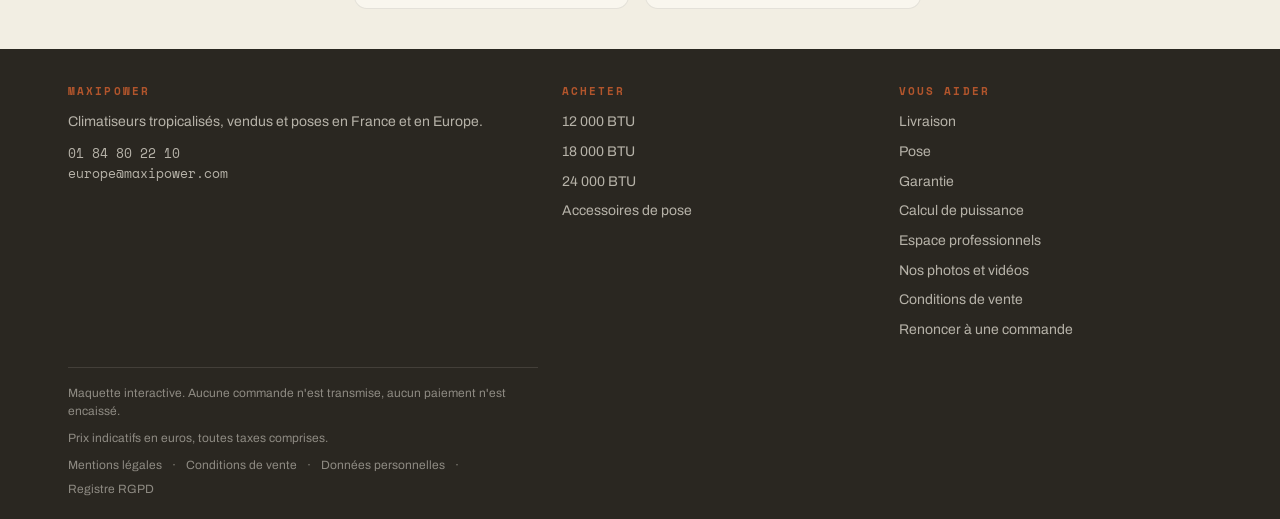
<file: catalogue/index.html>
<!DOCTYPE html>
<html lang="fr">
<head>
<meta charset="utf-8">
<meta name="viewport" content="width=device-width, initial-scale=1, viewport-fit=cover">
<title>Catalogue des climatiseurs MaxiPower</title>
<meta name="description" content="Dix splits tropicalisés et quatre accessoires de pose. Filtres par puissance, surface, technologie et prix, comparateur de modèles, prix TTC livraison comprise.">
<link rel="canonical" href="https://chm75009-sketch.github.io/CLIM-/catalogue/">
<meta name="theme-color" content="#101010">
<meta property="og:type" content="website">
<meta property="og:site_name" content="MaxiPower">
<meta property="og:title" content="Catalogue des climatiseurs MaxiPower">
<meta property="og:description" content="Dix splits tropicalisés et quatre accessoires de pose. Filtres par puissance, surface, technologie et prix, comparateur de modèles, prix TTC livraison comprise.">
<meta property="og:url" content="https://chm75009-sketch.github.io/CLIM-/catalogue/">
<link rel="icon" href="data:,">
<link rel="preconnect" href="https://fonts.gstatic.com" crossorigin>
<link rel="stylesheet" href="https://fonts.googleapis.com/css2?family=Archivo:wght@400;500;600;700&amp;family=Archivo+Narrow:wght@500;600;700&amp;family=Space+Mono:wght@400;700&amp;display=swap">
<link rel="stylesheet" href="../style.css">
</head>
<body data-ecran="catalogue">

<div class="annonce">
  <div class="zone">
    <span>Split tropical, testé a <b>54 &deg;C</b></span>
    <span>Expédition 48 h &middot; Garantie 3 ans, compresseur 5 ans &middot; <b>01 84 80 22 10</b>, du lundi au vendredi, 9 h - 18 h</span>
  </div>
</div>

<header class="chapeau">
  <div class="zone">
    <a href="../" class="marque" data-aller="accueil">
      <span class="sceau">HM</span>
      <span class="marque-nom">MAXIPOWER<span>CLIMATISATION</span></span>
    </a>
    <nav class="liens">
      <a href="../" data-aller="accueil">Accueil</a>
      <a href="../catalogue/" data-aller="catalogue">Catalogue</a>
      <a href="../ou-poser-le-groupe/" data-aller="pose">Où poser le groupe</a>
      <a href="../professionnels/" data-aller="pro">Professionnels</a>
      <a href="../livraison-pose-garantie/" data-aller="infos">Livraison et garantie</a>
    </nav>
    <div class="outils">
      <span class="jeton-societe" id="jeton-societe" hidden><span class="rond"></span><span class="nom"></span></span>
      <div class="segments" role="group" aria-label="Type de client">
        <button type="button" data-mode="part" aria-pressed="true">Particulier</button>
        <button type="button" data-mode="pro" aria-pressed="false">Professionnel</button>
      </div>
      <button class="bouton" data-aller="panier" type="button">Panier <span class="compte" id="compte">0</span></button>
      <button class="burger" id="burger" type="button" aria-label="Ouvrir le menu" aria-expanded="false" aria-controls="menu">
        <svg width="20" height="14" viewBox="0 0 20 14" fill="none" stroke="currentColor" stroke-width="2" stroke-linecap="round"><path d="M1 1h18M1 7h18M1 13h18"/></svg>
      </button>
    </div>
  </div>
  <nav class="menu" id="menu" aria-label="Menu principal">
    <a href="../" data-aller="accueil">Accueil <span class="flottant">calcul de puissance</span></a>
    <a href="../catalogue/" data-aller="catalogue">Catalogue <span class="flottant">14 références</span></a>
    <a href="../" data-aller="accueil" data-ancre="atelier">Nos photos et vidéos <span class="flottant">l'atelier</span></a>
    <div class="groupe">Par puissance</div>
    <a data-puissance="12000">12 000 BTU <span class="flottant">14 à 26 m&sup2;</span></a>
    <a data-puissance="18000">18 000 BTU <span class="flottant">24 à 38 m&sup2;</span></a>
    <a data-puissance="24000">24 000 BTU <span class="flottant">36 à 58 m&sup2;</span></a>
    <a data-accessoires>Accessoires de pose <span class="flottant">4 références</span></a>
    <a href="../ou-poser-le-groupe/" data-aller="pose">Où poser le groupe <span class="flottant">démarches</span></a>
    <div class="groupe">Professionnels</div>
    <a href="../professionnels/" data-aller="pro">Hôtel, restaurant, bar, bureau <span class="flottant">devis en ligne</span></a>
    <div class="groupe">Vous aider</div>
    <a href="../livraison-pose-garantie/" data-aller="infos">Livraison, pose, garantie</a>
    <a href="../panier/" data-aller="panier">Panier <span class="flottant" id="menu-compte">0 article</span></a>
    <div class="groupe">Informations légales</div>
    <a href="../mentions-legales/" data-legal="mentions">Mentions légales</a>
    <a href="../conditions-de-vente/" data-legal="cgv">Conditions de vente <span class="flottant">particuliers et pros</span></a>
    <a href="../donnees-personnelles/" data-legal="donnees">Données personnelles <span class="flottant">RGPD</span></a>
    <a href="../retractation/" data-aller="retractation">Renoncer à une commande <span class="flottant">14 jours</span></a>
  </nav>
</header>

<main>
  <!-- ================= ACCUEIL ================= -->
  <div class="ecran actif" id="ecran-accueil">
    <!-- l'usine d'abord : photo plein cadre -->
    <div class="hero-photo">
      <img src="../medias/brasage-circuit.jpg" alt="Brasage du circuit frigorifique dans l'atelier MaxiPower">
      <div class="zone">
        <span class="oeil clair" id="hero-oeil">MaxiPower, fabricant de climatiseurs</span>
        <h1 id="hero-titre">Tout est fluide : <em>le circuit, la livraison, la pose.</em></h1>
        <p class="chapo" id="hero-chapo">Dix modèles tropicalisés, de 12 000 à 24 000 BTU, à partir de 449 &euro;. Ils rafraîchissent l'été, chauffent l'hiver et tiennent la canicule jusqu'à 54 &deg;C dehors. Livrés sous 48 heures, posés par un frigoriste certifié, garantis 3 ans et 5 ans sur le compresseur.</p>
        <div class="actions" id="hero-actions">
          <button class="bouton fort grand" type="button" data-aller="catalogue">Voir les climatiseurs</button>
          <button class="bouton grand clair" type="button" id="vers-pupitre">Calculer ma puissance</button>
        </div>
        <span class="credit-photo">Atelier de montage &middot; brasage du circuit, unité par unité</span>
      </div>
    </div>

    <div class="preuves">
      <div class="zone">
        <div class="preuve"><div><div class="val">4,7 / 5</div><div class="etoiles">&#9733;&#9733;&#9733;&#9733;&#9733;</div><div class="quoi">1 284 avis clients vérifiés</div></div></div>
        <div class="preuve"><div><div class="val">12 400</div><div class="quoi">climatiseurs posés en France</div></div></div>
        <div class="preuve"><div><div class="val">120</div><div class="quoi">installateurs partenaires, toutes régions</div></div></div>
        <div class="preuve"><div><div class="val">2010</div><div class="quoi">fabricant, dix modèles au catalogue</div></div></div>
        <div class="preuve" id="hero-faits" hidden></div>
      </div>
    </div>

    <section class="zone" id="atelier">
      <div class="tete">
        <div>
          <span class="oeil">Dans notre atelier</span>
          <h2>Nos photos et vidéos</h2>
          <p>Le circuit frigorifique est brasé à la main, unité par unité, puis mis sous pression et contrôlé avant d'être fermé. Voilà ce qu'il y a derrière les dix modèles du catalogue.</p>
        </div>
      </div>
      <div class="medias">
        <div class="cadre-video">
          <video controls preload="metadata" playsinline poster="../medias/affiche.jpg">
            <source src="../medias/atelier-maxipower.mp4" type="video/mp4">
            Votre navigateur ne peut pas lire cette vidéo.
          </video>
          <span class="legende">Vidéo &middot; montage d'un groupe</span>
        </div>
        <div class="galerie">
          <figure class="cliche"><img src="../medias/atelier-ensemble.jpg" alt="Établi de montage, groupes extérieurs alignés" loading="lazy"><figcaption>L'établi de montage</figcaption></figure>
          <figure class="cliche"><img src="../medias/brasage-circuit.jpg" alt="Brasage du circuit frigorifique sur un groupe" loading="lazy"><figcaption>Brasage du circuit</figcaption></figure>
          <figure class="cliche"><img src="../medias/controle-echangeur.jpg" alt="Contrôle de l'échangeur et du compresseur" loading="lazy"><figcaption>Contrôle de l'échangeur</figcaption></figure>
          <figure class="cliche"><img src="../medias/circuit-cuivre.jpg" alt="Gros plan sur le circuit en cuivre et le compresseur" loading="lazy"><figcaption>Le cuivre, de près</figcaption></figure>
        </div>
      </div>
    </section>

    <section class="zone">
      <div class="tete"><div><h2>Trois puissances, trois usages</h2><p>La règle tient en une ligne : environ 520 BTU par mètre carré, un peu plus si la pièce prend le soleil ou s'ouvre sur la cuisine.</p></div></div>
      <div class="trois">
        <button class="porte" type="button" data-puissance="12000"><b class="btu">12 000 BTU</b><span class="piece">Chambre, bureau, 14 à 26 m&sup2;</span><span class="des">À partir de 449 &euro;, quatre modèles</span></button>
        <button class="porte" type="button" data-puissance="18000"><b class="btu">18 000 BTU</b><span class="piece">Séjour, grande chambre, 24 à 38 m&sup2;</span><span class="des">À partir de 649 &euro;, quatre modèles</span></button>
        <button class="porte" type="button" data-puissance="24000"><b class="btu">24 000 BTU</b><span class="piece">Salon ouvert, plateau, 36 à 58 m&sup2;</span><span class="des">À partir de 899 &euro;, trois modèles</span></button>
      </div>
    </section>

    <section class="zone" style="padding-top:0">
      <div class="tete"><div><h2>Les plus vendus</h2><p>Trois modèles qui couvrent les neuf demandes sur dix.</p></div>
        <button class="bouton" type="button" data-aller="catalogue">Tout le catalogue</button></div>
      <div class="grille" id="vedettes"></div>
    </section>

    <section class="zone" id="outil">
      <div class="pupitre">
        <h2>Outil de calcul, gratuit</h2>
        <p class="titre-outil">Quelle puissance pour votre pièce ?</p>
        <p class="mode-emploi">Déplacez le curseur sur la surface à climatiser, cochez ce qui s'applique : nous affichons les BTU nécessaires, puis les modèles qui correspondent. Un 24 000 BTU dans une chambre de 14 m&sup2; refroidit trop vite, s'arrête, redémarre, et vous paye la facture de ces démarrages.</p>
        <div class="etiquette-lecture">Puissance nécessaire</div>
        <div class="lecture">
          <span class="chiffre mono" id="lecture-btu">12 000</span>
          <span class="unite">BTU/h<br><span class="mono" id="lecture-kw" style="letter-spacing:0">3,5 kW</span></span>
        </div>
        <div class="reglette">
          <label for="surface">Surface de la pièce <b class="mono" id="lecture-surface">22 m&sup2;</b></label>
          <input type="range" id="surface" min="8" max="60" step="1" value="22">
          <div class="graduations"><span>8 m&sup2;</span><span>20</span><span>34</span><span>46</span><span>60 m&sup2;</span></div>
        </div>
        <div class="options">
          <label class="bascule" for="soleil"><input type="checkbox" id="soleil"> Plein soleil ou dernier étage</label>
          <label class="bascule" for="hauteur"><input type="checkbox" id="hauteur"> Plafond au-dessus de 3 m</label>
          <label class="bascule" for="monde"><input type="checkbox" id="monde"> Salon, cuisine ouverte</label>
        </div>
        <div class="verdict">
          <p id="verdict-texte">Pour 22 m&sup2; sans contrainte, il faut un <b>12 000 BTU</b>.</p>
          <button class="bouton fort" id="voir-modeles" type="button">Voir les modèles</button>
        </div>
      </div>
    </section>

    <section class="zone" style="padding-top:0">
      <div class="plaque">
        <div>
          <span class="plaque-titre">Adresse du site</span>
          <a class="plaque-lien mono" href="https://chm75009-sketch.github.io/CLIM-/">chm75009-sketch.github.io/CLIM-</a>
        </div>
        <div class="plaque-version">
          <span class="plaque-titre">Version</span>
          <span class="mono">1.0<small>26 septembre 2026</small></span>
        </div>
      </div>
    </section>

    <section class="zone" style="padding-top:0">
      <div class="tete"><div><h2>Ce qu'en disent les clients</h2></div></div>
      <div class="avis">
        <blockquote><span class="etoiles">&#9733;&#9733;&#9733;&#9733;&#9733;</span><p>Pose un mardi matin, deux heures, mur percé proprement et bâche au sol. L'appareil est si silencieux que je vérifie l'écran pour savoir s'il tourne.</p><cite>Sabrina M., Montpellier, Inverter Smart 18</cite></blockquote>
        <blockquote><span class="etoiles">&#9733;&#9733;&#9733;&#9733;&#9733;</span><p>J'avais pris trop gros la première fois, chez un autre. Le calcul du site m'a mis sur du 12 000 et c'est exactement ce qu'il fallait pour la chambre.</p><cite>Karim B., Lyon, Inverter 12</cite></blockquote>
        <blockquote><span class="etoiles">&#9733;&#9733;&#9733;&#9733;&#9734;</span><p>Facture d'août divisée par deux par rapport au vieux mobile. Un point en moins parce que la livraison a pris cinq jours, pas deux.</p><cite>Nathalie R., Bordeaux, Inverter 24</cite></blockquote>
      </div>
    </section>
  </div>

  <!-- ================= CATALOGUE ================= -->
  <div class="ecran" id="ecran-catalogue">
    <div class="zone">
      <div class="fil"><a href="../" data-aller="accueil">Accueil</a> / Catalogue</div>
      <div class="tete"><div><h2>Le catalogue</h2><p>Dix splits tropicalisés et quatre accessoires de pose. Prix TTC, livraison offerte, pose en option.</p></div></div>

      <div class="catalogue">
        <aside class="filtres cache" id="filtres">
          <div class="bloc-filtre">
            <p>Puissance</p>
            <label class="case"><input type="checkbox" data-filtre="btu" value="12000"> 12 000 BTU <span class="nb" data-nb="btu-12000"></span></label>
            <label class="case"><input type="checkbox" data-filtre="btu" value="18000"> 18 000 BTU <span class="nb" data-nb="btu-18000"></span></label>
            <label class="case"><input type="checkbox" data-filtre="btu" value="24000"> 24 000 BTU <span class="nb" data-nb="btu-24000"></span></label>
          </div>
          <div class="bloc-filtre">
            <p>Surface de la pièce</p>
            <label class="case"><input type="checkbox" data-filtre="surface" value="0-25"> Moins de 25 m&sup2;</label>
            <label class="case"><input type="checkbox" data-filtre="surface" value="25-40"> 25 à 40 m&sup2;</label>
            <label class="case"><input type="checkbox" data-filtre="surface" value="40-60"> Plus de 40 m&sup2;</label>
          </div>
          <div class="bloc-filtre">
            <p>Technologie</p>
            <label class="case"><input type="checkbox" data-filtre="tech" value="inverter"> Inverter <span class="nb" data-nb="tech-inverter"></span></label>
            <label class="case"><input type="checkbox" data-filtre="tech" value="classe"> Classe A <span class="nb" data-nb="tech-classe"></span></label>
            <label class="case"><input type="checkbox" data-filtre="tech" value="accessoire"> Accessoires <span class="nb" data-nb="tech-accessoire"></span></label>
          </div>
          <div class="bloc-filtre">
            <p>Confort</p>
            <label class="case"><input type="checkbox" data-filtre="wifi" value="1"> Pilotage par téléphone</label>
            <label class="case"><input type="checkbox" data-filtre="silence" value="1"> Moins de 35 dB</label>
          </div>
          <div class="bloc-filtre">
            <p>Prix maximum <span class="mono" id="valeur-prix" style="float:right">1 300 &euro;</span></p>
            <input type="range" id="prix-max" min="50" max="1300" step="50" value="1300">
          </div>
          <div class="bloc-filtre">
            <button class="bouton" type="button" id="vider-filtres" style="width:100%">Tout effacer</button>
          </div>
        </aside>

        <div>
          <div class="recherche">
            <svg width="16" height="16" viewBox="0 0 24 24" fill="none" stroke="currentColor" stroke-width="2"><circle cx="11" cy="11" r="7"/><path d="M20 20l-3.5-3.5"/></svg>
            <input type="search" id="q" placeholder="Chercher un modèle, une référence, 18 000..." aria-label="Rechercher">
          </div>
          <div id="bandeau-pro" hidden style="border:1.5px solid var(--ink); background:var(--ember-voile); padding:12px 14px; margin-bottom:14px; font-size:14px">
            <b>Tarif professionnel.</b> Prix hors taxes, remise de 5 % dès 3 unités, 10 % dès 6, 15 % dès 10, appliquée au devis.
          </div>
          <div class="barre">
            <span class="compteur" id="compteur">14 références</span>
            <button class="bouton replier" type="button" id="bouton-filtres">Filtres</button>
            <select id="tri" aria-label="Trier">
              <option value="conseil">Conseillé pour ma pièce</option>
              <option value="prix-croissant">Prix croissant</option>
              <option value="prix-decroissant">Prix décroissant</option>
              <option value="conso">Consommation la plus basse</option>
              <option value="bruit">Le plus silencieux</option>
            </select>
          </div>
          <div class="grille" id="grille"></div>
        </div>
      </div>
    </div>
  </div>

  <!-- ================= FICHE ================= -->
  <div class="ecran" id="ecran-produit">
    <div class="zone">
      <div class="fil"><a href="../" data-aller="accueil">Accueil</a> / <a href="../catalogue/" data-aller="catalogue">Catalogue</a> / <span id="fil-produit"></span></div>
      <div class="fiche" id="fiche"></div>
      <section style="padding-top:0">
        <div class="tete"><div><h2>Dans la même puissance</h2></div></div>
        <div class="grille" id="proches"></div>
      </section>
    </div>
  </div>

  <!-- ================= PANIER ================= -->
  <div class="ecran" id="ecran-panier">
    <div class="zone">
      <div class="fil"><a href="../" data-aller="accueil">Accueil</a> / Panier</div>
      <div class="tete"><div><h2 id="titre-panier">Votre panier</h2></div></div>
      <div class="panier">
        <div id="lignes"></div>
        <aside class="recap" id="recap-panier"></aside>
      </div>
    </div>
  </div>

  <!-- ================= COMMANDE ================= -->
  <div class="ecran" id="ecran-commande">
    <div class="zone">
      <div class="fil"><a href="../panier/" data-aller="panier">Panier</a> / Commande</div>
      <div class="tete"><div><h2 id="titre-commande">Votre commande</h2><p id="sous-commande">Trois blocs, rien de plus. Le paiement n'est pas encaissé, c'est une maquette.</p></div></div>
      <div class="commande">
        <form id="form-commande" novalidate>
          <div class="carte-form">
            <h3><b>1</b> Vos coordonnées</h3>
            <div class="formulaire">
              <div class="champ"><label for="nom">Nom et prénom</label><input id="nom" placeholder="Prénom Nom" required></div>
              <div class="duo">
                <div class="champ"><label for="courriel">Courriel</label><input id="courriel" type="email" placeholder="vous@exemple.fr" required></div>
                <div class="champ"><label for="tel">Téléphone</label><input id="tel" type="tel" placeholder="06 12 34 56 78" required></div>
              </div>
            </div>
          </div>
          <div class="carte-form">
            <h3><b>2</b> Livraison et pose</h3>
            <div class="formulaire">
              <div class="champ"><label for="adresse">Adresse</label><input id="adresse" placeholder="12 rue des Lilas" required></div>
              <div class="duo">
                <div class="champ"><label for="cp">Code postal</label><input id="cp" inputmode="numeric" placeholder="75011" required></div>
                <div class="champ"><label for="ville">Ville</label><input id="ville" placeholder="Paris" required></div>
              </div>
              <div class="champ"><label for="creneau">Créneau souhaité</label>
                <select id="creneau">
                  <option>Dès que possible, le matin</option>
                  <option>Dès que possible, l'après-midi</option>
                  <option>Sous quinze jours</option>
                  <option>Je rappellerai pour fixer</option>
                </select>
              </div>
              <div class="champ"><label for="etage">Étage et accès</label><input id="etage" placeholder="3e étage, ascenseur, balcon sur cour"></div>
            </div>
          </div>
          <div class="carte-form" id="bloc-reglement">
            <h3><b>3</b> Règlement</h3>
            <label class="mode"><input type="radio" name="reglement" value="carte" checked> Carte bancaire <span class="detail">à la commande</span></label>
            <label class="mode"><input type="radio" name="reglement" value="3fois"> Trois fois sans frais <span class="detail" id="detail-3fois">3 x 0 &euro;</span></label>
            <label class="mode"><input type="radio" name="reglement" value="virement"> Virement <span class="detail">sous 48 h</span></label>
          </div>
          <div class="carte-form">
            <h3><b>4</b> Ce que vous acceptez</h3>
            <label class="engagement"><input type="checkbox" id="accepte-cgv"> <span id="texte-accepte">J'ai lu et j'accepte les conditions générales de vente, et j'ai pris connaissance de la politique de confidentialité.</span></label>
            <p class="aide-champ">Les lire : <a href="../conditions-de-vente/" data-legal="cgv">conditions de vente</a> &middot; <a href="../donnees-personnelles/" data-legal="donnees">données personnelles</a> &middot; <a href="../mentions-legales/" data-legal="mentions">mentions légales</a></p>
            <label class="engagement" id="ligne-pose-expresse" hidden><input type="checkbox" id="accepte-pose"> <span>Je demande que la pose et la mise en service aient lieu avant la fin du délai de rétractation, et je renonce expressément à ce droit pour cette seule prestation, une fois qu'elle est exécutée.</span></label>
            <p class="aide-champ" id="rappel-droits">Quatorze jours pour vous rétracter, à compter du lendemain de la réception, frais de retour à notre charge. Les garanties légales de conformité et des vices cachés s'appliquent en plus de notre garantie de trois ans.</p>
          </div>
        </form>
        <aside class="recap" id="recap-commande"></aside>
      </div>
    </div>
  </div>

  <!-- ================= CONFIRMATION ================= -->
  <div class="ecran" id="ecran-fini">
    <div class="zone" style="padding-block:50px">
      <div class="fini">
        <div class="coche">&#10003;</div>
        <h2>Commande enregistrée</h2>
        <p class="numero" id="numero"></p>
        <p style="color:var(--ink-2)" id="recap-fin"></p>
        <p style="color:var(--ink-3); font-size:12.5px; margin-top:18px">Maquette : rien n'a été transmis, rien n'a été encaissé.</p>
        <button class="bouton grand fort" type="button" data-aller="accueil" style="margin-top:12px">Revenir à la boutique</button>
        <p class="aide-champ" style="margin-top:16px">Vous avez quatorze jours pour changer d'avis, à compter du lendemain de la réception : <a href="../retractation/" data-aller="retractation">renoncer au contrat ici</a>.</p>
      </div>
    </div>
  </div>

  <!-- ================= OÙ POSER LE GROUPE ================= -->
  <div class="ecran" id="ecran-pose">
    <div class="zone">
      <div class="fil"><a href="../" data-aller="accueil">Accueil</a> / Où poser le groupe</div>
      <div class="tete">
        <div>
          <span class="oeil">Avant d'acheter</span>
          <h2>Où poser le groupe extérieur</h2>
          <p>Six questions, et vous savez quelles démarches vous attendent : mairie, copropriété, secteur protégé, voisinage. Chaque réponse cite le texte sur lequel elle s'appuie.</p>
        </div>
      </div>

      <div class="atelier">
        <div class="panneau-config" id="questions-pose"></div>
        <aside class="devis" id="reponse-pose"></aside>
      </div>

      <section style="padding-top:24px">
        <p style="font-size:13px; color:var(--ink-2); border-top:1.5px solid var(--ink); padding-top:14px; max-width:70ch">
          Cet outil est une aide au repérage, pas un avis juridique. Le plan local d'urbanisme de votre commune et le règlement de votre copropriété peuvent être plus stricts que la règle générale : la mairie et le syndic ont toujours le dernier mot. Sources consultées le 13 septembre 2026 : service-public.gouv.fr, fiches F36778 sur l'autorisation d'urbanisme d'un climatiseur, F17578 sur la modification de l'aspect extérieur, F31513 sur les travaux en copropriété et F612 sur les bruits de voisinage.
        </p>
      </section>
    </div>
  </div>

  <!-- ================= PROFESSIONNELS ================= -->
  <div class="ecran" id="ecran-pro">
    <div class="pro-tete">
      <div class="zone">
        <div>
          <span class="oeil" style="background:rgba(242,118,46,.16); color:#F7A35F">Hôtellerie, restauration, bureaux</span>
          <h1>Un devis fluide,<em>un chantier sans fuite.</em></h1>
          <p>Dites combien de chambres, de mètres carrés de salle ou de postes de travail. Nous sortons la liste des appareils, les quantités, la remise de volume et le prix posé.</p>
        </div>
        <div class="pro-avantages">
          <div class="pro-avantage"><i>-15 %</i><span><b>Remise de volume</b>Dès trois appareils, puis six, puis dix.</span></div>
          <div class="pro-avantage"><i>6 h</i><span><b>Pose hors service</b>Les équipes interviennent tôt le matin ou après la fermeture.</span></div>
          <div class="pro-avantage"><i>48 h</i><span><b>Dépannage prioritaire</b>Un contrat de maintenance, un interlocuteur, une intervention sous 48 heures.</span></div>
        </div>
      </div>
    </div>

    <div class="zone">
      <!-- inscription -->
      <div id="pro-travail">
        <section>
          <div class="bandeau-compte" id="bandeau-compte"></div>
          <div class="tete"><div><h2>Évaluez vos besoins</h2>
            <span class="oeil" style="margin-top:12px">Sélectionnez votre activité</span><p>Chaque activité a ses contraintes : le bruit dans une chambre, les apports de cuisine en salle, la chaleur des machines dans un bureau.</p></div></div>
          <div class="metiers" id="metiers"></div>
        </section>

        <section style="padding-top:0">
          <div class="atelier">
            <div class="panneau-config" id="config"></div>
            <aside class="devis" id="devis"></aside>
          </div>
        </section>
      </div>
      <section id="pro-compte" hidden>
        <div class="tete">
          <div>
            <h2>Ouvrir votre compte pour afficher le devis</h2>
            <p>Votre évaluation est prête. Le chiffrage, la remise de volume et l'enregistrement du devis demandent un compte professionnel : trois minutes, un Kbis de moins de trois mois et votre SIRET.</p>
          </div>
        </div>

        <div class="compte-pro">
          <form class="fiche-societe" id="form-societe" novalidate>
            <h3><b>1</b> L'entreprise</h3>
            <div class="formulaire">
              <div class="champ"><label for="raison">Raison sociale</label><input id="raison" placeholder="Hôtel des Voyageurs SARL" required></div>
              <div class="duo">
                <div class="champ"><label for="siret">SIRET</label><input id="siret" inputmode="numeric" maxlength="17" placeholder="123 456 789 00012" required>
                  <div class="aide-champ" id="aide-siret">Quatorze chiffres, clé de contrôle vérifiée.</div></div>
                <div class="champ"><label for="tva">TVA intracommunautaire</label><input id="tva" placeholder="FR12123456789">
                  <div class="aide-champ">Facultatif hors France.</div></div>
              </div>
              <div class="duo">
                <div class="champ"><label for="forme">Forme juridique</label>
                  <select id="forme"><option>SARL</option><option>SAS ou SASU</option><option>EURL</option><option>SA</option><option>Entreprise individuelle</option><option>Association</option><option>Collectivité</option></select></div>
                <div class="champ"><label for="secteur">Activité</label>
                  <select id="secteur"><option value="hotel">Hôtellerie</option><option value="restaurant">Restauration</option><option value="bar">Bar, café, discothèque</option><option value="bureau">Bureaux et tertiaire</option><option value="autre">Autre</option></select></div>
              </div>
              <div class="champ"><label for="siege">Adresse du siège</label><input id="siege" placeholder="18 avenue de la Gare" required></div>
              <div class="duo">
                <div class="champ"><label for="cp-pro">Code postal</label><input id="cp-pro" inputmode="numeric" placeholder="34000" required></div>
                <div class="champ"><label for="ville-pro">Ville</label><input id="ville-pro" placeholder="Montpellier" required></div>
              </div>
            </div>

            <h3><b>2</b> Votre interlocuteur</h3>
            <div class="formulaire">
              <div class="duo">
                <div class="champ"><label for="contact">Nom et prénom</label><input id="contact" placeholder="Prénom Nom" required></div>
                <div class="champ"><label for="fonction">Fonction</label><input id="fonction" placeholder="Directrice d'exploitation"></div>
              </div>
              <div class="duo">
                <div class="champ"><label for="mail-pro">Courriel professionnel</label><input id="mail-pro" type="email" placeholder="contact@société.fr" required></div>
                <div class="champ"><label for="tel-pro">Téléphone</label><input id="tel-pro" type="tel" placeholder="04 67 00 00 00" required></div>
              </div>
            </div>

            <h3><b>3</b> La pièce justificative</h3>
            <div class="formulaire">
              <label class="depot" id="depot-kbis">
                <span class="icone"><svg width="18" height="18" viewBox="0 0 24 24" fill="none" stroke="currentColor" stroke-width="1.8"><path d="M14 3H7a2 2 0 0 0-2 2v14a2 2 0 0 0 2 2h10a2 2 0 0 0 2-2V8z"/><path d="M14 3v5h5"/></svg></span>
                <span><b>Extrait Kbis</b><small id="nom-kbis">De moins de trois mois. PDF ou photo.</small></span>
                <input type="file" id="kbis" accept=".pdf,.jpg,.jpeg,.png">
              </label>
              <label class="engagement"><input type="checkbox" id="conditions" required> J'accepte les conditions générales de vente, j'ai pris connaissance de la politique de confidentialité et je certifie exacts les renseignements portés ci-dessus.</label>
              <p class="aide-champ">Les lire : <a href="../conditions-de-vente/" data-legal="cgv">conditions de vente</a> &middot; <a href="../donnees-personnelles/" data-legal="donnees">données personnelles</a></p>
            </div>

            <button class="bouton fort grand" type="button" id="creer-compte" style="width:100%; margin-top:18px">Ouvrir le compte et accéder au devis</button>
            <div class="aide-champ" style="text-align:center; margin-top:10px">Déjà client ? <a id="lien-connexion" style="cursor:pointer; text-decoration:underline">Retrouver mon compte</a></div>
          </form>

          <aside class="encart">
            <h3>Ce que le compte ouvre</h3>
            <ul>
              <li>Le configurateur et le devis chiffré, metier par metier.</li>
              <li>La remise de volume, de 5 à 15 % selon le nombre d'unités.</li>
              <li>Les prix hors taxes et la facture au nom de la société.</li>
              <li>Un interlocuteur unique et le dépannage sous 48 heures.</li>
            </ul>
            <div class="rappel">Les pièces servent à vérifier l'existence de la société et a ouvrir l'encours. Maquette : aucun fichier n'est envoyé ni conservé.</div>
          </aside>
        </div>
      </section>

      <!-- configurateur, une fois le compte ouvert -->
    </div>
  </div>

  <!-- ================= INFOS ================= -->
  <div class="ecran" id="ecran-infos">
    <div class="zone">
      <div class="fil"><a href="../" data-aller="accueil">Accueil</a> / Livraison et garantie</div>
      <div class="tete"><div><h2>Livraison, pose, garantie</h2><p>Les six questions qu'on nous pose au téléphone, avec la réponse exacte.</p></div></div>
      <div style="max-width:760px">
        <details class="depliant" open><summary>Quand serai-je livré</summary><div class="dedans">Expédition sous 48 heures ouvrées, livraison par transporteur au pied de l'immeuble ou devant la maison. Vous recevez un créneau de deux heures la veille. Pour la Corse et les îles, comptez cinq jours.</div></details>
        <details class="depliant"><summary>Comment se passe la pose</summary><div class="dedans">Un frigoriste certifié vient poser l'unité intérieure, le groupe extérieur et la liaison, jusqu'à quatre mètres. Il met en service, vérifie l'étanchéité et signe le certificat qui ouvre la garantie. Comptez trois heures pour un monosplit. Au-delà de quatre mètres de liaison, le supplément est annoncé avant l'intervention.</div></details>
        <details class="depliant"><summary>Puis-je poser moi-même</summary><div class="dedans">Le raccordement du circuit frigorifique demande un professionnel certifié. Vous pouvez préparer le percement et le support, nous faisons le reste. Les climatiseurs livrés avec liaison préremplie ne dispensent pas de la mise en service.</div></details>
        <details class="depliant"><summary>Si l'appareil ne me convient pas</summary><div class="dedans">Tant qu'il n'est pas posé et qu'il est dans son emballage, vous avez quatorze jours pour nous dire que vous vous rétractez, à compter du lendemain de la réception. Nous remboursons la totalité, frais de livraison compris, au plus tard quatorze jours après avoir reçu votre décision. Le retour est à notre charge. Une fois l'appareil posé et mis en service, il n'est plus repris.</div></details>
        <details class="depliant"><summary>Que couvre la garantie commerciale</summary><div class="dedans">Trois ans sur l'appareil, cinq ans sur le compresseur, à partir de la date de mise en service. Pièces, main-d'oeuvre et déplacement compris. Elle tombe si un tiers non certifié ouvre le circuit. Elle s'ajoute aux garanties légales ci-dessous et ne les remplace pas.</div></details>
        <details class="depliant"><summary>Et les garanties légales</summary><div class="dedans">Elles sont dues quoi qu'il arrive, sans frais. La garantie légale de conformité vous donne deux ans à compter de la livraison ; pendant ces deux ans, sur un appareil neuf, c'est à nous de prouver que le défaut n'existait pas à la vente. Vous choisissez la réparation ou le remplacement, sous trente jours ; une réparation prolonge la garantie de douze mois. Si rien de tout cela n'est possible, vous obtenez une réduction du prix ou le remboursement. La garantie des vices cachés, elle, vous donne deux ans à compter du jour où vous découvrez le défaut. Le détail figure dans les <a href="../conditions-de-vente/" data-legal="cgv">conditions de vente</a>.</div></details>
        <details class="depliant"><summary>Faut-il un entretien</summary><div class="dedans">Nettoyage des filtres tous les mois d'utilisation, cela se fait à l'eau tiède. Une visite annuelle, 129 euros, vérifie les pressions, les échangeurs et le bac a condensats. Elle n'est pas obligatoire pour valider la garantie.</div></details>
      </div>
    </div>
  </div>


  <!-- ================= RÉTRACTATION ================= -->
  <div class="ecran" id="ecran-retractation">
    <div class="zone">
      <div class="fil"><a href="../" data-aller="accueil">Accueil</a> / Renoncer à une commande</div>
      <div class="tete">
        <div>
          <span class="oeil">Quatorze jours, sans justification</span>
          <h2>Renoncer au contrat ici</h2>
          <p>Remplissez ces quelques lignes et confirmez : votre rétractation est enregistrée, et nous vous en accusons réception avec la date et l'heure. Vous n'avez aucun motif à donner.</p>
        </div>
      </div>

      <div class="retract" id="retract">
        <form class="carte-form" id="form-retract" novalidate style="margin-bottom:0">
          <h3><b>1</b> Votre commande</h3>
          <div class="formulaire">
            <div class="duo">
              <div class="champ"><label for="r-numero">Numéro de commande</label><input id="r-numero" placeholder="HM-2026-1234" required></div>
              <div class="champ"><label for="r-recue">Date de réception</label><input id="r-recue" type="date" required></div>
            </div>
            <div class="champ"><label for="r-objet">Ce que vous renvoyez</label>
              <select id="r-objet">
                <option>Toute la commande</option>
                <option>Un seul appareil</option>
                <option>Un accessoire</option>
              </select>
            </div>
          </div>

          <h3 style="margin-top:22px"><b>2</b> Vous</h3>
          <div class="formulaire">
            <div class="champ"><label for="r-nom">Nom et prénom</label><input id="r-nom" placeholder="Prénom Nom" required></div>
            <div class="duo">
              <div class="champ"><label for="r-mail">Courriel</label><input id="r-mail" type="email" placeholder="vous@exemple.fr" required></div>
              <div class="champ"><label for="r-tel">Téléphone</label><input id="r-tel" type="tel" placeholder="06 12 34 56 78"></div>
            </div>
            <div class="champ"><label for="r-motif">Un mot, si vous voulez (facultatif)</label><input id="r-motif" placeholder="Rien d'obligatoire ici"></div>
          </div>

          <button class="bouton fort grand" type="button" id="confirmer-retract" style="width:100%; margin-top:20px">Confirmer la rétractation</button>
          <p class="aide-champ" style="text-align:center; margin-top:10px">Maquette : rien n'est transmis.</p>
        </form>

        <aside class="encart">
          <h3>Ce qui se passe ensuite</h3>
          <ul>
            <li>Nous vous envoyons l'accusé de réception, avec la date et l'heure de votre demande.</li>
            <li>Vous renvoyez l'appareil complet, dans son emballage, sous quatorze jours. Les frais de retour sont à notre charge.</li>
            <li>Nous remboursons la totalité, frais de livraison standard compris, au plus tard quatorze jours après avoir reçu votre décision, par le même moyen de paiement.</li>
          </ul>
          <div class="rappel">La rétractation ne joue plus une fois l'appareil posé et mis en service, parce que la prestation a été exécutée à votre demande expresse. Entre professionnels, elle ne s'applique pas, sauf cinq salariés au plus et commande hors activité principale.</div>
          <div class="rappel">Vous préférez écrire ? <a href="../conditions-de-vente/" data-legal="cgv">Le formulaire type</a> figure au bas des conditions de vente. Un courrier, un courriel ou toute déclaration sans ambiguïté suffisent.</div>
        </aside>
      </div>

      <div id="accuse-retract" hidden>
        <div class="fini">
          <div class="coche">&#10003;</div>
          <h2>Rétractation enregistrée</h2>
          <p class="numero" id="r-reference"></p>
          <p style="color:var(--ink-2)" id="r-accuse"></p>
          <p style="color:var(--ink-3); font-size:12.5px; margin-top:18px">Maquette : aucun accusé de réception n'est réellement envoyé.</p>
          <button class="bouton grand fort" type="button" data-aller="accueil" style="margin-top:12px">Revenir à la boutique</button>
        </div>
      </div>
    </div>
  </div>

  <!-- ================= INFORMATIONS LÉGALES ================= -->
  <div class="ecran" id="ecran-legal">
    <div class="zone">
      <div class="fil"><a href="../" data-aller="accueil">Accueil</a> / <span id="legal-fil">Mentions légales</span></div>
      <div class="tete"><div><h2 id="legal-titre">Mentions légales</h2><p id="legal-sous">Qui vend, qui héberge, qui répond.</p></div></div>
      <div class="legal-grille">
        <div class="legal-menu" id="legal-menu"></div>
        <div class="legal-corps" id="legal-corps"></div>
      </div>
    </div>
  </div>
</main>

<footer class="socle">
  <div class="zone">
    <div>
      <h4>MaxiPower</h4>
      <p style="margin:0 0 10px">Climatiseurs tropicalisés, vendus et poses en France et en Europe.</p>
      <p class="mono" style="margin:0; font-size:13px">01 84 80 22 10<br>europe@maxipower.com</p>
    </div>
    <div>
      <h4>Acheter</h4>
      <ul>
        <li><a data-puissance="12000">12 000 BTU</a></li>
        <li><a data-puissance="18000">18 000 BTU</a></li>
        <li><a data-puissance="24000">24 000 BTU</a></li>
        <li><a href="../catalogue/" data-aller="catalogue">Accessoires de pose</a></li>
      </ul>
    </div>
    <div>
      <h4>Vous aider</h4>
      <ul>
        <li><a href="../livraison-pose-garantie/" data-aller="infos">Livraison</a></li>
        <li><a href="../livraison-pose-garantie/" data-aller="infos">Pose</a></li>
        <li><a href="../livraison-pose-garantie/" data-aller="infos">Garantie</a></li>
        <li><a href="../" data-aller="accueil">Calcul de puissance</a></li>
        <li><a href="../professionnels/" data-aller="pro">Espace professionnels</a></li>
        <li><a href="../" data-aller="accueil" data-ancre="atelier">Nos photos et vidéos</a></li>
        <li><a href="../conditions-de-vente/" data-legal="cgv">Conditions de vente</a></li>
        <li><a href="../retractation/" data-aller="retractation">Renoncer à une commande</a></li>
      </ul>
    </div>
  </div>
  <div class="zone">
    <div class="mentions">
      <span>Maquette interactive. Aucune commande n'est transmise, aucun paiement n'est encaissé.</span>
      <span id="mention-prix">Prix indicatifs en euros, TTC.</span>
      <span class="liens-legaux"><a href="../mentions-legales/" data-legal="mentions">Mentions légales</a> &middot; <a href="../conditions-de-vente/" data-legal="cgv">Conditions de vente</a> &middot; <a href="../donnees-personnelles/" data-legal="donnees">Données personnelles</a> &middot; <a href="../registre-rgpd/" data-legal="registre">Registre RGPD</a></span>
    </div>
  </div>
</footer>

<div class="barre-comparer" id="barre-comparer">
  <span id="texte-comparer">2 modèles sélectionnés</span>
  <button class="bouton fort" type="button" id="ouvrir-comparateur">Comparer</button>
  <button class="bouton fantome" type="button" id="vider-comparateur" style="color:#9CC0C9">Effacer</button>
</div>

<div class="voile-comp" id="voile-comp">
  <div class="boite-comp">
    <div class="tete-comp"><h2 style="font-size:20px">Comparaison</h2>
      <button class="bouton fantome" type="button" id="fermer-comparateur" aria-label="Fermer">&#10005;</button></div>
    <div class="enveloppe-comp"><table class="tableau-comp" id="table-comp"></table></div>
  </div>
</div>

<div class="message" id="message" role="status" aria-live="polite"></div>

<script src="../boutique.js"></script>
</body>
</html>
</file>
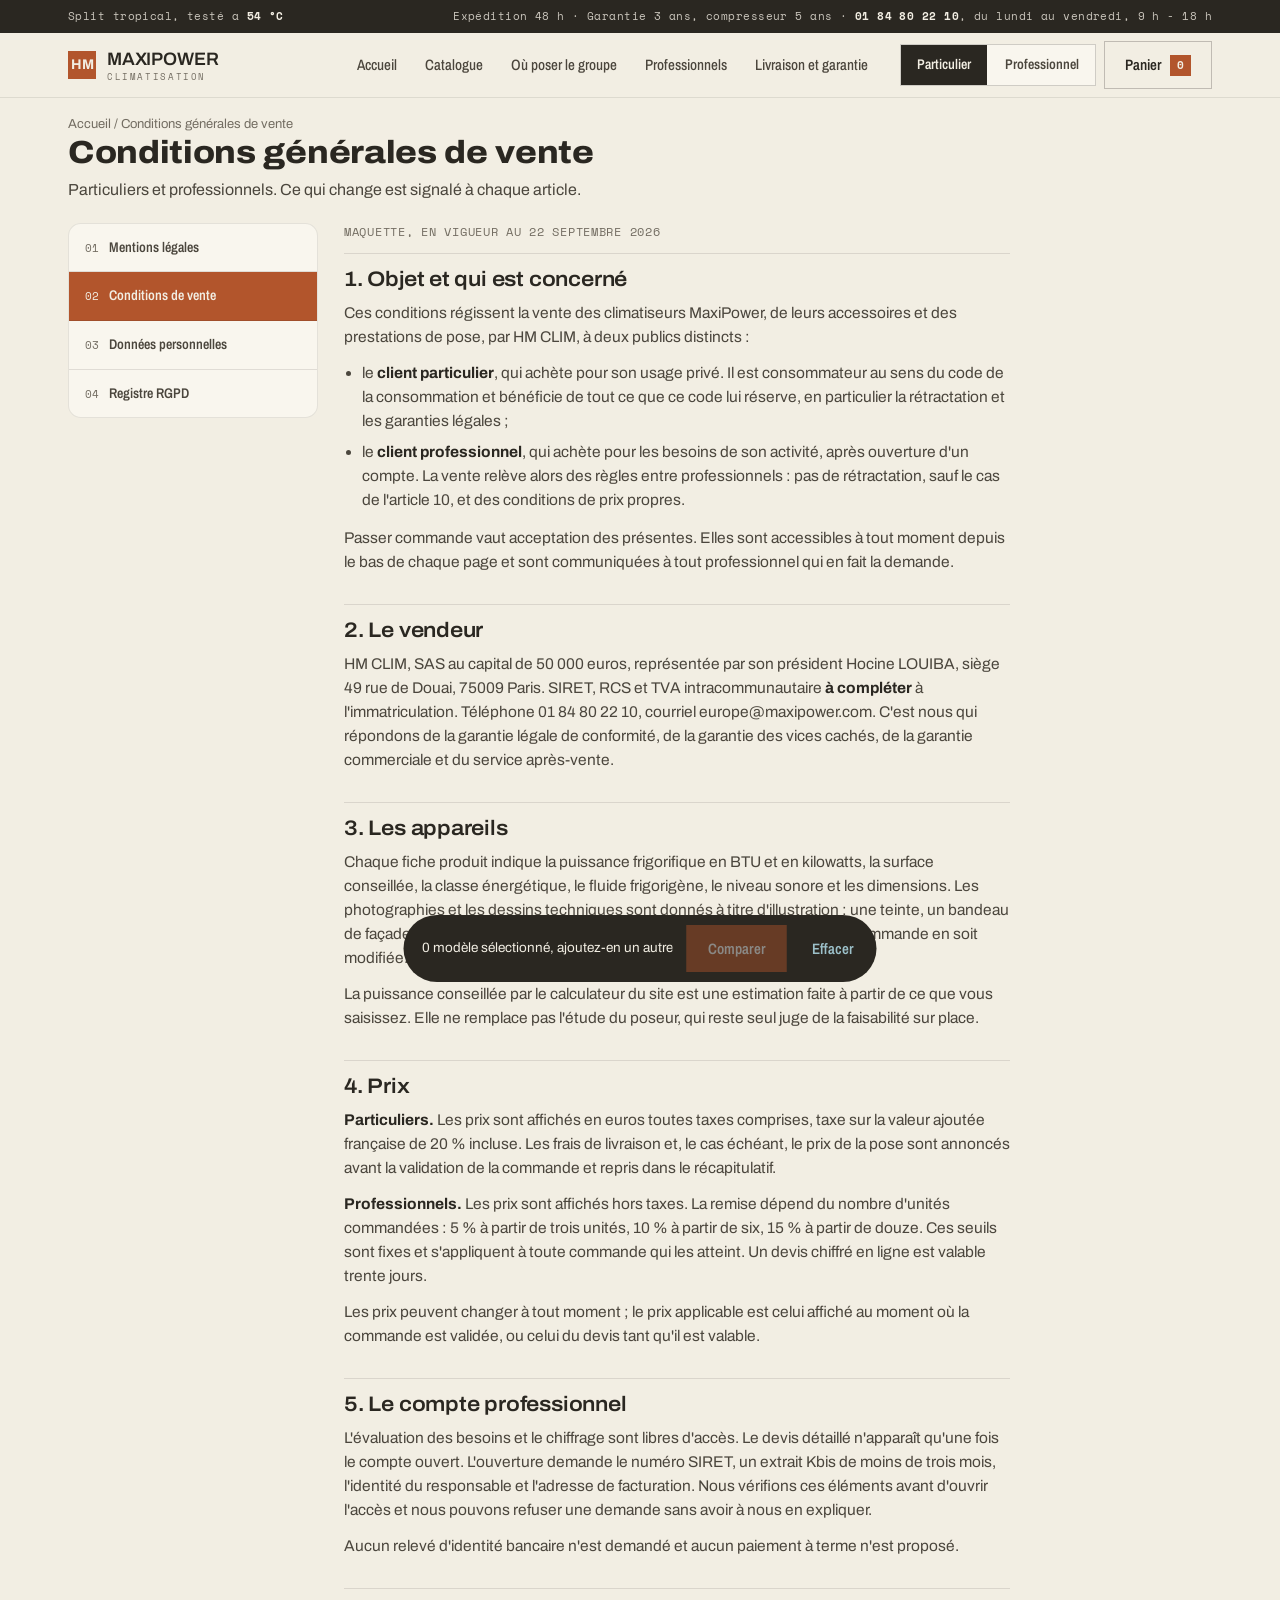
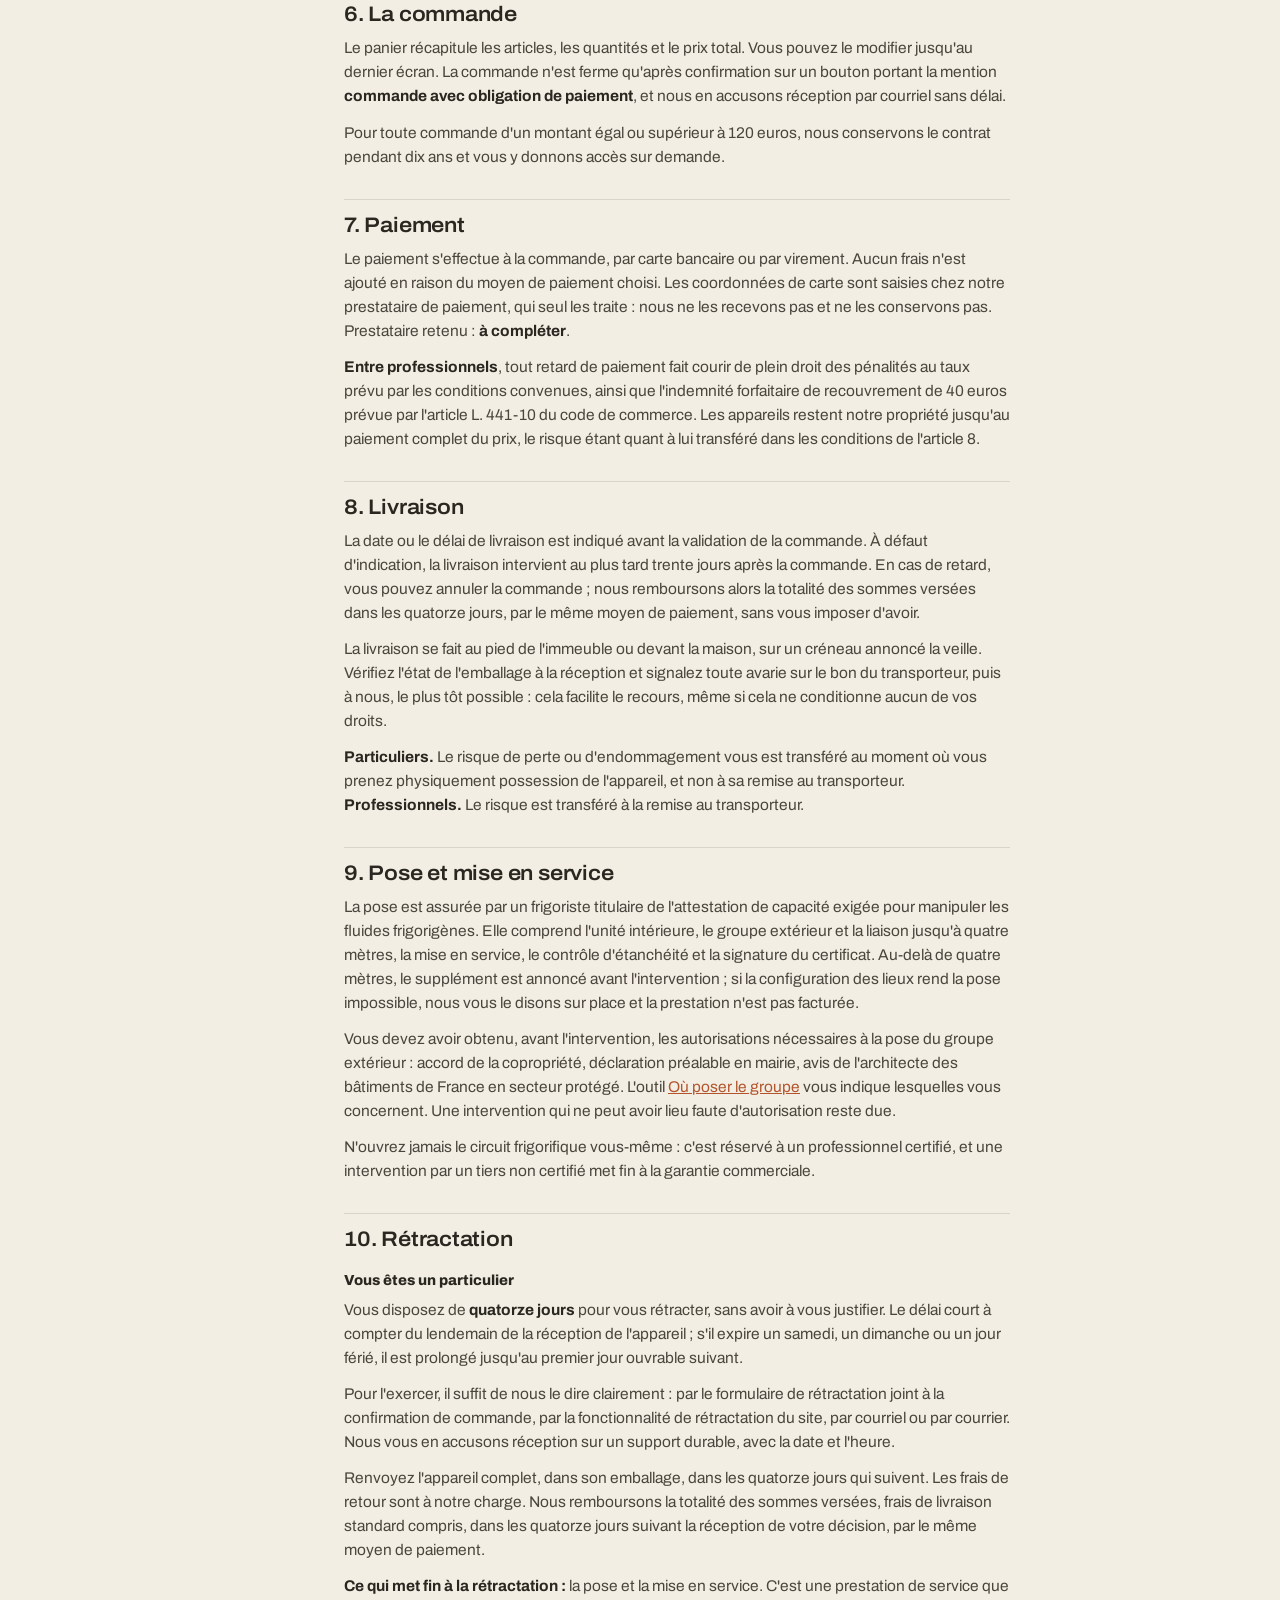
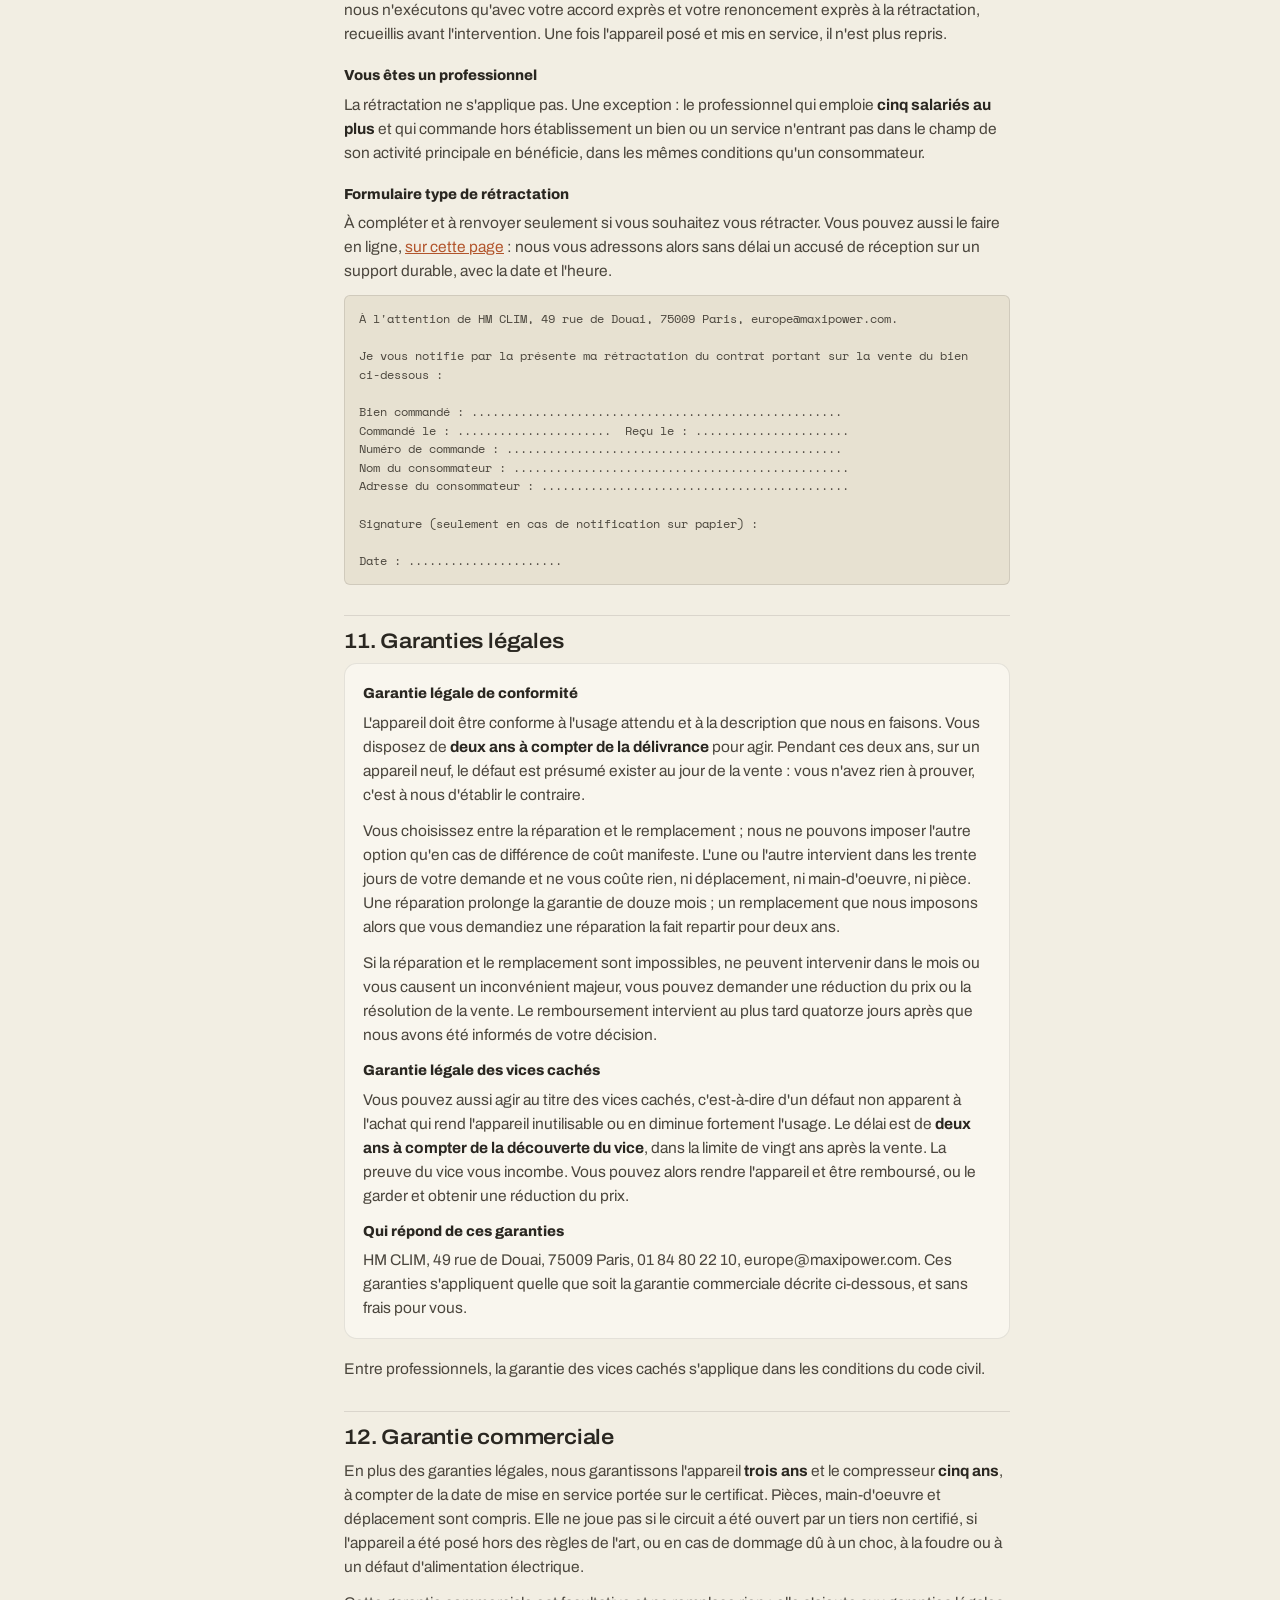
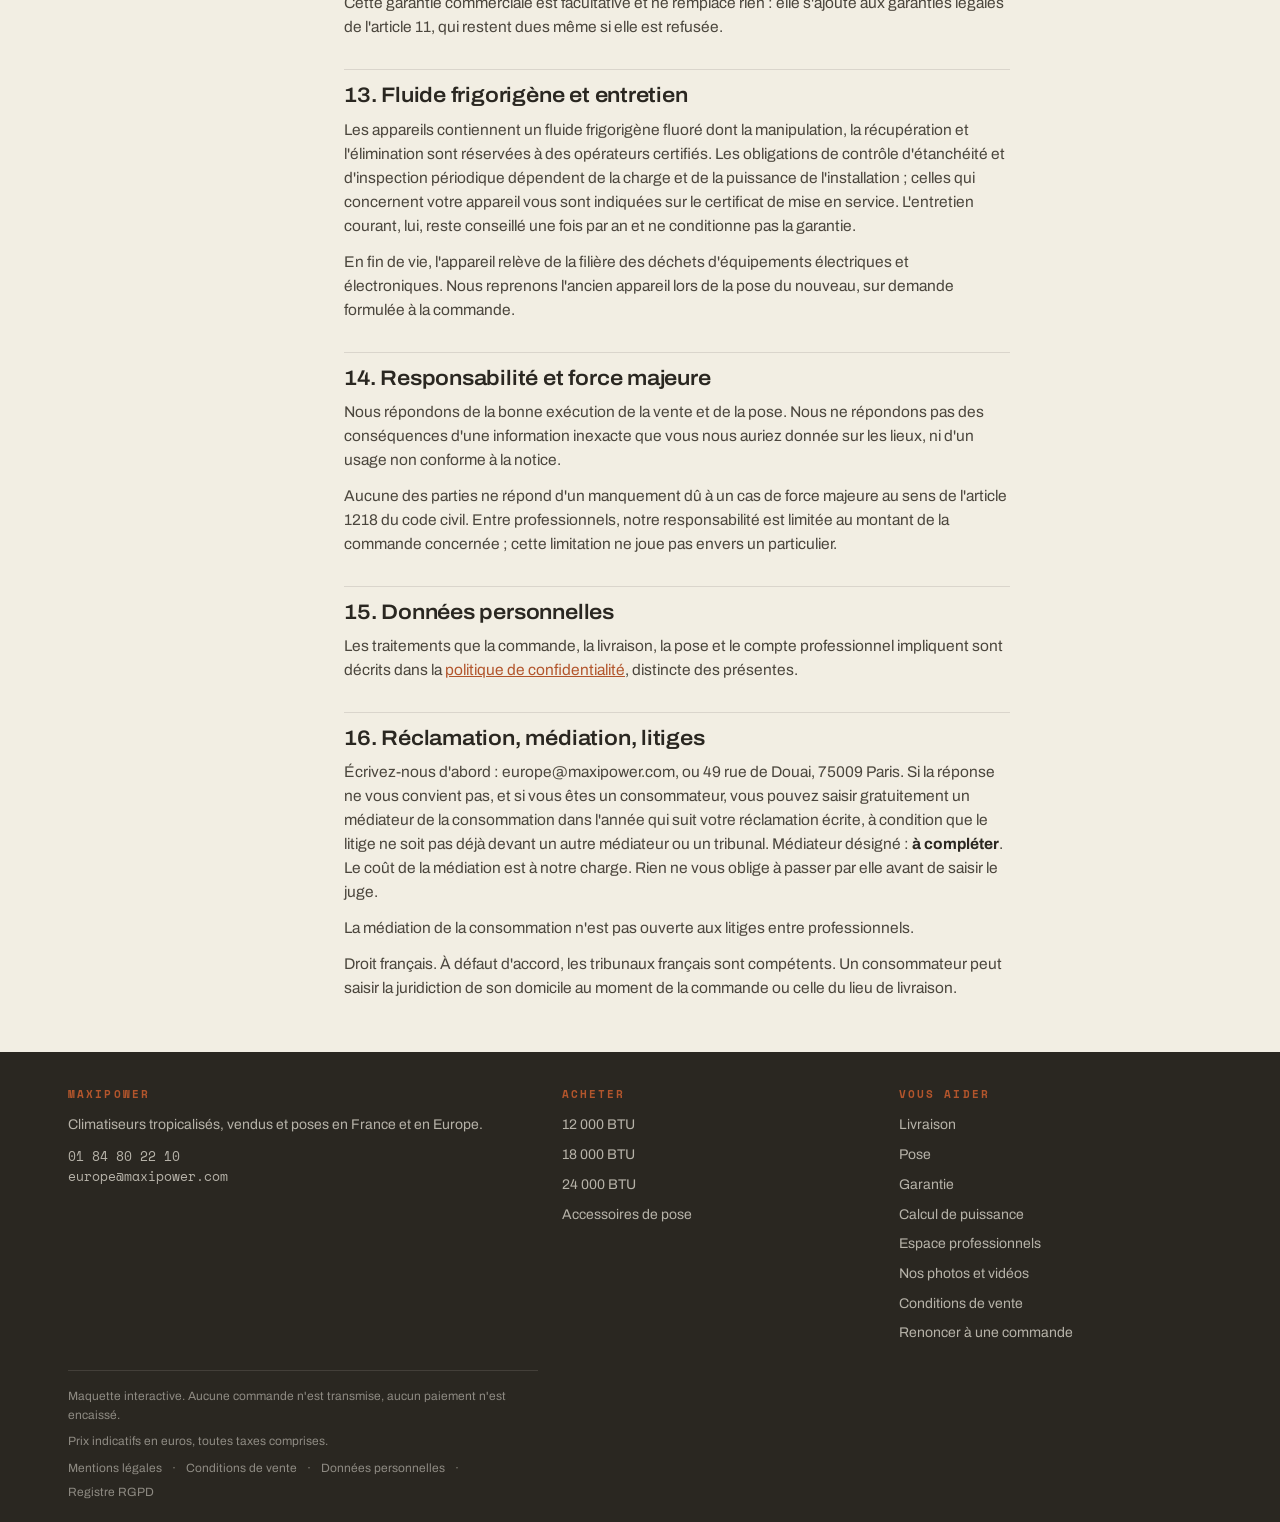
<file: conditions-de-vente/index.html>
<!DOCTYPE html>
<html lang="fr">
<head>
<meta charset="utf-8">
<meta name="viewport" content="width=device-width, initial-scale=1, viewport-fit=cover">
<title>Conditions générales de vente</title>
<meta name="description" content="Prix, commande, paiement, livraison, pose, rétractation de quatorze jours, garanties légales de conformité et des vices cachés, garantie commerciale, médiation. Particuliers et professionnels.">
<link rel="canonical" href="https://chm75009-sketch.github.io/CLIM-/conditions-de-vente/">
<meta name="theme-color" content="#101010">
<meta property="og:type" content="website">
<meta property="og:site_name" content="MaxiPower">
<meta property="og:title" content="Conditions générales de vente">
<meta property="og:description" content="Prix, commande, paiement, livraison, pose, rétractation de quatorze jours, garanties légales de conformité et des vices cachés, garantie commerciale, médiation. Particuliers et professionnels.">
<meta property="og:url" content="https://chm75009-sketch.github.io/CLIM-/conditions-de-vente/">
<link rel="icon" href="data:,">
<link rel="preconnect" href="https://fonts.gstatic.com" crossorigin>
<link rel="stylesheet" href="https://fonts.googleapis.com/css2?family=Archivo:wght@400;500;600;700&amp;family=Archivo+Narrow:wght@500;600;700&amp;family=Space+Mono:wght@400;700&amp;display=swap">
<link rel="stylesheet" href="../style.css">
</head>
<body data-ecran="legal" data-onglet="cgv">

<div class="annonce">
  <div class="zone">
    <span>Split tropical, testé a <b>54 &deg;C</b></span>
    <span>Expédition 48 h &middot; Garantie 3 ans, compresseur 5 ans &middot; <b>01 84 80 22 10</b>, du lundi au vendredi, 9 h - 18 h</span>
  </div>
</div>

<header class="chapeau">
  <div class="zone">
    <a href="../" class="marque" data-aller="accueil">
      <span class="sceau">HM</span>
      <span class="marque-nom">MAXIPOWER<span>CLIMATISATION</span></span>
    </a>
    <nav class="liens">
      <a href="../" data-aller="accueil">Accueil</a>
      <a href="../catalogue/" data-aller="catalogue">Catalogue</a>
      <a href="../ou-poser-le-groupe/" data-aller="pose">Où poser le groupe</a>
      <a href="../professionnels/" data-aller="pro">Professionnels</a>
      <a href="../livraison-pose-garantie/" data-aller="infos">Livraison et garantie</a>
    </nav>
    <div class="outils">
      <span class="jeton-societe" id="jeton-societe" hidden><span class="rond"></span><span class="nom"></span></span>
      <div class="segments" role="group" aria-label="Type de client">
        <button type="button" data-mode="part" aria-pressed="true">Particulier</button>
        <button type="button" data-mode="pro" aria-pressed="false">Professionnel</button>
      </div>
      <button class="bouton" data-aller="panier" type="button">Panier <span class="compte" id="compte">0</span></button>
      <button class="burger" id="burger" type="button" aria-label="Ouvrir le menu" aria-expanded="false" aria-controls="menu">
        <svg width="20" height="14" viewBox="0 0 20 14" fill="none" stroke="currentColor" stroke-width="2" stroke-linecap="round"><path d="M1 1h18M1 7h18M1 13h18"/></svg>
      </button>
    </div>
  </div>
  <nav class="menu" id="menu" aria-label="Menu principal">
    <a href="../" data-aller="accueil">Accueil <span class="flottant">calcul de puissance</span></a>
    <a href="../catalogue/" data-aller="catalogue">Catalogue <span class="flottant">14 références</span></a>
    <a href="../" data-aller="accueil" data-ancre="atelier">Nos photos et vidéos <span class="flottant">l'atelier</span></a>
    <div class="groupe">Par puissance</div>
    <a data-puissance="12000">12 000 BTU <span class="flottant">14 à 26 m&sup2;</span></a>
    <a data-puissance="18000">18 000 BTU <span class="flottant">24 à 38 m&sup2;</span></a>
    <a data-puissance="24000">24 000 BTU <span class="flottant">36 à 58 m&sup2;</span></a>
    <a data-accessoires>Accessoires de pose <span class="flottant">4 références</span></a>
    <a href="../ou-poser-le-groupe/" data-aller="pose">Où poser le groupe <span class="flottant">démarches</span></a>
    <div class="groupe">Professionnels</div>
    <a href="../professionnels/" data-aller="pro">Hôtel, restaurant, bar, bureau <span class="flottant">devis en ligne</span></a>
    <div class="groupe">Vous aider</div>
    <a href="../livraison-pose-garantie/" data-aller="infos">Livraison, pose, garantie</a>
    <a href="../panier/" data-aller="panier">Panier <span class="flottant" id="menu-compte">0 article</span></a>
    <div class="groupe">Informations légales</div>
    <a href="../mentions-legales/" data-legal="mentions">Mentions légales</a>
    <a href="../conditions-de-vente/" data-legal="cgv">Conditions de vente <span class="flottant">particuliers et pros</span></a>
    <a href="../donnees-personnelles/" data-legal="donnees">Données personnelles <span class="flottant">RGPD</span></a>
    <a href="../retractation/" data-aller="retractation">Renoncer à une commande <span class="flottant">14 jours</span></a>
  </nav>
</header>

<main>
  <!-- ================= ACCUEIL ================= -->
  <div class="ecran actif" id="ecran-accueil">
    <!-- l'usine d'abord : photo plein cadre -->
    <div class="hero-photo">
      <img src="../medias/brasage-circuit.jpg" alt="Brasage du circuit frigorifique dans l'atelier MaxiPower">
      <div class="zone">
        <span class="oeil clair" id="hero-oeil">MaxiPower, fabricant de climatiseurs</span>
        <h1 id="hero-titre">Tout est fluide : <em>le circuit, la livraison, la pose.</em></h1>
        <p class="chapo" id="hero-chapo">Dix modèles tropicalisés, de 12 000 à 24 000 BTU, à partir de 449 &euro;. Ils rafraîchissent l'été, chauffent l'hiver et tiennent la canicule jusqu'à 54 &deg;C dehors. Livrés sous 48 heures, posés par un frigoriste certifié, garantis 3 ans et 5 ans sur le compresseur.</p>
        <div class="actions" id="hero-actions">
          <button class="bouton fort grand" type="button" data-aller="catalogue">Voir les climatiseurs</button>
          <button class="bouton grand clair" type="button" id="vers-pupitre">Calculer ma puissance</button>
        </div>
        <span class="credit-photo">Atelier de montage &middot; brasage du circuit, unité par unité</span>
      </div>
    </div>

    <div class="preuves">
      <div class="zone">
        <div class="preuve"><div><div class="val">4,7 / 5</div><div class="etoiles">&#9733;&#9733;&#9733;&#9733;&#9733;</div><div class="quoi">1 284 avis clients vérifiés</div></div></div>
        <div class="preuve"><div><div class="val">12 400</div><div class="quoi">climatiseurs posés en France</div></div></div>
        <div class="preuve"><div><div class="val">120</div><div class="quoi">installateurs partenaires, toutes régions</div></div></div>
        <div class="preuve"><div><div class="val">2010</div><div class="quoi">fabricant, dix modèles au catalogue</div></div></div>
        <div class="preuve" id="hero-faits" hidden></div>
      </div>
    </div>

    <section class="zone" id="atelier">
      <div class="tete">
        <div>
          <span class="oeil">Dans notre atelier</span>
          <h2>Nos photos et vidéos</h2>
          <p>Le circuit frigorifique est brasé à la main, unité par unité, puis mis sous pression et contrôlé avant d'être fermé. Voilà ce qu'il y a derrière les dix modèles du catalogue.</p>
        </div>
      </div>
      <div class="medias">
        <div class="cadre-video">
          <video controls preload="metadata" playsinline poster="../medias/affiche.jpg">
            <source src="../medias/atelier-maxipower.mp4" type="video/mp4">
            Votre navigateur ne peut pas lire cette vidéo.
          </video>
          <span class="legende">Vidéo &middot; montage d'un groupe</span>
        </div>
        <div class="galerie">
          <figure class="cliche"><img src="../medias/atelier-ensemble.jpg" alt="Établi de montage, groupes extérieurs alignés" loading="lazy"><figcaption>L'établi de montage</figcaption></figure>
          <figure class="cliche"><img src="../medias/brasage-circuit.jpg" alt="Brasage du circuit frigorifique sur un groupe" loading="lazy"><figcaption>Brasage du circuit</figcaption></figure>
          <figure class="cliche"><img src="../medias/controle-echangeur.jpg" alt="Contrôle de l'échangeur et du compresseur" loading="lazy"><figcaption>Contrôle de l'échangeur</figcaption></figure>
          <figure class="cliche"><img src="../medias/circuit-cuivre.jpg" alt="Gros plan sur le circuit en cuivre et le compresseur" loading="lazy"><figcaption>Le cuivre, de près</figcaption></figure>
        </div>
      </div>
    </section>

    <section class="zone">
      <div class="tete"><div><h2>Trois puissances, trois usages</h2><p>La règle tient en une ligne : environ 520 BTU par mètre carré, un peu plus si la pièce prend le soleil ou s'ouvre sur la cuisine.</p></div></div>
      <div class="trois">
        <button class="porte" type="button" data-puissance="12000"><b class="btu">12 000 BTU</b><span class="piece">Chambre, bureau, 14 à 26 m&sup2;</span><span class="des">À partir de 449 &euro;, quatre modèles</span></button>
        <button class="porte" type="button" data-puissance="18000"><b class="btu">18 000 BTU</b><span class="piece">Séjour, grande chambre, 24 à 38 m&sup2;</span><span class="des">À partir de 649 &euro;, quatre modèles</span></button>
        <button class="porte" type="button" data-puissance="24000"><b class="btu">24 000 BTU</b><span class="piece">Salon ouvert, plateau, 36 à 58 m&sup2;</span><span class="des">À partir de 899 &euro;, trois modèles</span></button>
      </div>
    </section>

    <section class="zone" style="padding-top:0">
      <div class="tete"><div><h2>Les plus vendus</h2><p>Trois modèles qui couvrent les neuf demandes sur dix.</p></div>
        <button class="bouton" type="button" data-aller="catalogue">Tout le catalogue</button></div>
      <div class="grille" id="vedettes"></div>
    </section>

    <section class="zone" id="outil">
      <div class="pupitre">
        <h2>Outil de calcul, gratuit</h2>
        <p class="titre-outil">Quelle puissance pour votre pièce ?</p>
        <p class="mode-emploi">Déplacez le curseur sur la surface à climatiser, cochez ce qui s'applique : nous affichons les BTU nécessaires, puis les modèles qui correspondent. Un 24 000 BTU dans une chambre de 14 m&sup2; refroidit trop vite, s'arrête, redémarre, et vous paye la facture de ces démarrages.</p>
        <div class="etiquette-lecture">Puissance nécessaire</div>
        <div class="lecture">
          <span class="chiffre mono" id="lecture-btu">12 000</span>
          <span class="unite">BTU/h<br><span class="mono" id="lecture-kw" style="letter-spacing:0">3,5 kW</span></span>
        </div>
        <div class="reglette">
          <label for="surface">Surface de la pièce <b class="mono" id="lecture-surface">22 m&sup2;</b></label>
          <input type="range" id="surface" min="8" max="60" step="1" value="22">
          <div class="graduations"><span>8 m&sup2;</span><span>20</span><span>34</span><span>46</span><span>60 m&sup2;</span></div>
        </div>
        <div class="options">
          <label class="bascule" for="soleil"><input type="checkbox" id="soleil"> Plein soleil ou dernier étage</label>
          <label class="bascule" for="hauteur"><input type="checkbox" id="hauteur"> Plafond au-dessus de 3 m</label>
          <label class="bascule" for="monde"><input type="checkbox" id="monde"> Salon, cuisine ouverte</label>
        </div>
        <div class="verdict">
          <p id="verdict-texte">Pour 22 m&sup2; sans contrainte, il faut un <b>12 000 BTU</b>.</p>
          <button class="bouton fort" id="voir-modeles" type="button">Voir les modèles</button>
        </div>
      </div>
    </section>

    <section class="zone" style="padding-top:0">
      <div class="plaque">
        <div>
          <span class="plaque-titre">Adresse du site</span>
          <a class="plaque-lien mono" href="https://chm75009-sketch.github.io/CLIM-/">chm75009-sketch.github.io/CLIM-</a>
        </div>
        <div class="plaque-version">
          <span class="plaque-titre">Version</span>
          <span class="mono">1.0<small>26 septembre 2026</small></span>
        </div>
      </div>
    </section>

    <section class="zone" style="padding-top:0">
      <div class="tete"><div><h2>Ce qu'en disent les clients</h2></div></div>
      <div class="avis">
        <blockquote><span class="etoiles">&#9733;&#9733;&#9733;&#9733;&#9733;</span><p>Pose un mardi matin, deux heures, mur percé proprement et bâche au sol. L'appareil est si silencieux que je vérifie l'écran pour savoir s'il tourne.</p><cite>Sabrina M., Montpellier, Inverter Smart 18</cite></blockquote>
        <blockquote><span class="etoiles">&#9733;&#9733;&#9733;&#9733;&#9733;</span><p>J'avais pris trop gros la première fois, chez un autre. Le calcul du site m'a mis sur du 12 000 et c'est exactement ce qu'il fallait pour la chambre.</p><cite>Karim B., Lyon, Inverter 12</cite></blockquote>
        <blockquote><span class="etoiles">&#9733;&#9733;&#9733;&#9733;&#9734;</span><p>Facture d'août divisée par deux par rapport au vieux mobile. Un point en moins parce que la livraison a pris cinq jours, pas deux.</p><cite>Nathalie R., Bordeaux, Inverter 24</cite></blockquote>
      </div>
    </section>
  </div>

  <!-- ================= CATALOGUE ================= -->
  <div class="ecran" id="ecran-catalogue">
    <div class="zone">
      <div class="fil"><a href="../" data-aller="accueil">Accueil</a> / Catalogue</div>
      <div class="tete"><div><h2>Le catalogue</h2><p>Dix splits tropicalisés et quatre accessoires de pose. Prix TTC, livraison offerte, pose en option.</p></div></div>

      <div class="catalogue">
        <aside class="filtres cache" id="filtres">
          <div class="bloc-filtre">
            <p>Puissance</p>
            <label class="case"><input type="checkbox" data-filtre="btu" value="12000"> 12 000 BTU <span class="nb" data-nb="btu-12000"></span></label>
            <label class="case"><input type="checkbox" data-filtre="btu" value="18000"> 18 000 BTU <span class="nb" data-nb="btu-18000"></span></label>
            <label class="case"><input type="checkbox" data-filtre="btu" value="24000"> 24 000 BTU <span class="nb" data-nb="btu-24000"></span></label>
          </div>
          <div class="bloc-filtre">
            <p>Surface de la pièce</p>
            <label class="case"><input type="checkbox" data-filtre="surface" value="0-25"> Moins de 25 m&sup2;</label>
            <label class="case"><input type="checkbox" data-filtre="surface" value="25-40"> 25 à 40 m&sup2;</label>
            <label class="case"><input type="checkbox" data-filtre="surface" value="40-60"> Plus de 40 m&sup2;</label>
          </div>
          <div class="bloc-filtre">
            <p>Technologie</p>
            <label class="case"><input type="checkbox" data-filtre="tech" value="inverter"> Inverter <span class="nb" data-nb="tech-inverter"></span></label>
            <label class="case"><input type="checkbox" data-filtre="tech" value="classe"> Classe A <span class="nb" data-nb="tech-classe"></span></label>
            <label class="case"><input type="checkbox" data-filtre="tech" value="accessoire"> Accessoires <span class="nb" data-nb="tech-accessoire"></span></label>
          </div>
          <div class="bloc-filtre">
            <p>Confort</p>
            <label class="case"><input type="checkbox" data-filtre="wifi" value="1"> Pilotage par téléphone</label>
            <label class="case"><input type="checkbox" data-filtre="silence" value="1"> Moins de 35 dB</label>
          </div>
          <div class="bloc-filtre">
            <p>Prix maximum <span class="mono" id="valeur-prix" style="float:right">1 300 &euro;</span></p>
            <input type="range" id="prix-max" min="50" max="1300" step="50" value="1300">
          </div>
          <div class="bloc-filtre">
            <button class="bouton" type="button" id="vider-filtres" style="width:100%">Tout effacer</button>
          </div>
        </aside>

        <div>
          <div class="recherche">
            <svg width="16" height="16" viewBox="0 0 24 24" fill="none" stroke="currentColor" stroke-width="2"><circle cx="11" cy="11" r="7"/><path d="M20 20l-3.5-3.5"/></svg>
            <input type="search" id="q" placeholder="Chercher un modèle, une référence, 18 000..." aria-label="Rechercher">
          </div>
          <div id="bandeau-pro" hidden style="border:1.5px solid var(--ink); background:var(--ember-voile); padding:12px 14px; margin-bottom:14px; font-size:14px">
            <b>Tarif professionnel.</b> Prix hors taxes, remise de 5 % dès 3 unités, 10 % dès 6, 15 % dès 10, appliquée au devis.
          </div>
          <div class="barre">
            <span class="compteur" id="compteur">14 références</span>
            <button class="bouton replier" type="button" id="bouton-filtres">Filtres</button>
            <select id="tri" aria-label="Trier">
              <option value="conseil">Conseillé pour ma pièce</option>
              <option value="prix-croissant">Prix croissant</option>
              <option value="prix-decroissant">Prix décroissant</option>
              <option value="conso">Consommation la plus basse</option>
              <option value="bruit">Le plus silencieux</option>
            </select>
          </div>
          <div class="grille" id="grille"></div>
        </div>
      </div>
    </div>
  </div>

  <!-- ================= FICHE ================= -->
  <div class="ecran" id="ecran-produit">
    <div class="zone">
      <div class="fil"><a href="../" data-aller="accueil">Accueil</a> / <a href="../catalogue/" data-aller="catalogue">Catalogue</a> / <span id="fil-produit"></span></div>
      <div class="fiche" id="fiche"></div>
      <section style="padding-top:0">
        <div class="tete"><div><h2>Dans la même puissance</h2></div></div>
        <div class="grille" id="proches"></div>
      </section>
    </div>
  </div>

  <!-- ================= PANIER ================= -->
  <div class="ecran" id="ecran-panier">
    <div class="zone">
      <div class="fil"><a href="../" data-aller="accueil">Accueil</a> / Panier</div>
      <div class="tete"><div><h2 id="titre-panier">Votre panier</h2></div></div>
      <div class="panier">
        <div id="lignes"></div>
        <aside class="recap" id="recap-panier"></aside>
      </div>
    </div>
  </div>

  <!-- ================= COMMANDE ================= -->
  <div class="ecran" id="ecran-commande">
    <div class="zone">
      <div class="fil"><a href="../panier/" data-aller="panier">Panier</a> / Commande</div>
      <div class="tete"><div><h2 id="titre-commande">Votre commande</h2><p id="sous-commande">Trois blocs, rien de plus. Le paiement n'est pas encaissé, c'est une maquette.</p></div></div>
      <div class="commande">
        <form id="form-commande" novalidate>
          <div class="carte-form">
            <h3><b>1</b> Vos coordonnées</h3>
            <div class="formulaire">
              <div class="champ"><label for="nom">Nom et prénom</label><input id="nom" placeholder="Prénom Nom" required></div>
              <div class="duo">
                <div class="champ"><label for="courriel">Courriel</label><input id="courriel" type="email" placeholder="vous@exemple.fr" required></div>
                <div class="champ"><label for="tel">Téléphone</label><input id="tel" type="tel" placeholder="06 12 34 56 78" required></div>
              </div>
            </div>
          </div>
          <div class="carte-form">
            <h3><b>2</b> Livraison et pose</h3>
            <div class="formulaire">
              <div class="champ"><label for="adresse">Adresse</label><input id="adresse" placeholder="12 rue des Lilas" required></div>
              <div class="duo">
                <div class="champ"><label for="cp">Code postal</label><input id="cp" inputmode="numeric" placeholder="75011" required></div>
                <div class="champ"><label for="ville">Ville</label><input id="ville" placeholder="Paris" required></div>
              </div>
              <div class="champ"><label for="creneau">Créneau souhaité</label>
                <select id="creneau">
                  <option>Dès que possible, le matin</option>
                  <option>Dès que possible, l'après-midi</option>
                  <option>Sous quinze jours</option>
                  <option>Je rappellerai pour fixer</option>
                </select>
              </div>
              <div class="champ"><label for="etage">Étage et accès</label><input id="etage" placeholder="3e étage, ascenseur, balcon sur cour"></div>
            </div>
          </div>
          <div class="carte-form" id="bloc-reglement">
            <h3><b>3</b> Règlement</h3>
            <label class="mode"><input type="radio" name="reglement" value="carte" checked> Carte bancaire <span class="detail">à la commande</span></label>
            <label class="mode"><input type="radio" name="reglement" value="3fois"> Trois fois sans frais <span class="detail" id="detail-3fois">3 x 0 &euro;</span></label>
            <label class="mode"><input type="radio" name="reglement" value="virement"> Virement <span class="detail">sous 48 h</span></label>
          </div>
          <div class="carte-form">
            <h3><b>4</b> Ce que vous acceptez</h3>
            <label class="engagement"><input type="checkbox" id="accepte-cgv"> <span id="texte-accepte">J'ai lu et j'accepte les conditions générales de vente, et j'ai pris connaissance de la politique de confidentialité.</span></label>
            <p class="aide-champ">Les lire : <a href="../conditions-de-vente/" data-legal="cgv">conditions de vente</a> &middot; <a href="../donnees-personnelles/" data-legal="donnees">données personnelles</a> &middot; <a href="../mentions-legales/" data-legal="mentions">mentions légales</a></p>
            <label class="engagement" id="ligne-pose-expresse" hidden><input type="checkbox" id="accepte-pose"> <span>Je demande que la pose et la mise en service aient lieu avant la fin du délai de rétractation, et je renonce expressément à ce droit pour cette seule prestation, une fois qu'elle est exécutée.</span></label>
            <p class="aide-champ" id="rappel-droits">Quatorze jours pour vous rétracter, à compter du lendemain de la réception, frais de retour à notre charge. Les garanties légales de conformité et des vices cachés s'appliquent en plus de notre garantie de trois ans.</p>
          </div>
        </form>
        <aside class="recap" id="recap-commande"></aside>
      </div>
    </div>
  </div>

  <!-- ================= CONFIRMATION ================= -->
  <div class="ecran" id="ecran-fini">
    <div class="zone" style="padding-block:50px">
      <div class="fini">
        <div class="coche">&#10003;</div>
        <h2>Commande enregistrée</h2>
        <p class="numero" id="numero"></p>
        <p style="color:var(--ink-2)" id="recap-fin"></p>
        <p style="color:var(--ink-3); font-size:12.5px; margin-top:18px">Maquette : rien n'a été transmis, rien n'a été encaissé.</p>
        <button class="bouton grand fort" type="button" data-aller="accueil" style="margin-top:12px">Revenir à la boutique</button>
        <p class="aide-champ" style="margin-top:16px">Vous avez quatorze jours pour changer d'avis, à compter du lendemain de la réception : <a href="../retractation/" data-aller="retractation">renoncer au contrat ici</a>.</p>
      </div>
    </div>
  </div>

  <!-- ================= OÙ POSER LE GROUPE ================= -->
  <div class="ecran" id="ecran-pose">
    <div class="zone">
      <div class="fil"><a href="../" data-aller="accueil">Accueil</a> / Où poser le groupe</div>
      <div class="tete">
        <div>
          <span class="oeil">Avant d'acheter</span>
          <h2>Où poser le groupe extérieur</h2>
          <p>Six questions, et vous savez quelles démarches vous attendent : mairie, copropriété, secteur protégé, voisinage. Chaque réponse cite le texte sur lequel elle s'appuie.</p>
        </div>
      </div>

      <div class="atelier">
        <div class="panneau-config" id="questions-pose"></div>
        <aside class="devis" id="reponse-pose"></aside>
      </div>

      <section style="padding-top:24px">
        <p style="font-size:13px; color:var(--ink-2); border-top:1.5px solid var(--ink); padding-top:14px; max-width:70ch">
          Cet outil est une aide au repérage, pas un avis juridique. Le plan local d'urbanisme de votre commune et le règlement de votre copropriété peuvent être plus stricts que la règle générale : la mairie et le syndic ont toujours le dernier mot. Sources consultées le 13 septembre 2026 : service-public.gouv.fr, fiches F36778 sur l'autorisation d'urbanisme d'un climatiseur, F17578 sur la modification de l'aspect extérieur, F31513 sur les travaux en copropriété et F612 sur les bruits de voisinage.
        </p>
      </section>
    </div>
  </div>

  <!-- ================= PROFESSIONNELS ================= -->
  <div class="ecran" id="ecran-pro">
    <div class="pro-tete">
      <div class="zone">
        <div>
          <span class="oeil" style="background:rgba(242,118,46,.16); color:#F7A35F">Hôtellerie, restauration, bureaux</span>
          <h1>Un devis fluide,<em>un chantier sans fuite.</em></h1>
          <p>Dites combien de chambres, de mètres carrés de salle ou de postes de travail. Nous sortons la liste des appareils, les quantités, la remise de volume et le prix posé.</p>
        </div>
        <div class="pro-avantages">
          <div class="pro-avantage"><i>-15 %</i><span><b>Remise de volume</b>Dès trois appareils, puis six, puis dix.</span></div>
          <div class="pro-avantage"><i>6 h</i><span><b>Pose hors service</b>Les équipes interviennent tôt le matin ou après la fermeture.</span></div>
          <div class="pro-avantage"><i>48 h</i><span><b>Dépannage prioritaire</b>Un contrat de maintenance, un interlocuteur, une intervention sous 48 heures.</span></div>
        </div>
      </div>
    </div>

    <div class="zone">
      <!-- inscription -->
      <div id="pro-travail">
        <section>
          <div class="bandeau-compte" id="bandeau-compte"></div>
          <div class="tete"><div><h2>Évaluez vos besoins</h2>
            <span class="oeil" style="margin-top:12px">Sélectionnez votre activité</span><p>Chaque activité a ses contraintes : le bruit dans une chambre, les apports de cuisine en salle, la chaleur des machines dans un bureau.</p></div></div>
          <div class="metiers" id="metiers"></div>
        </section>

        <section style="padding-top:0">
          <div class="atelier">
            <div class="panneau-config" id="config"></div>
            <aside class="devis" id="devis"></aside>
          </div>
        </section>
      </div>
      <section id="pro-compte" hidden>
        <div class="tete">
          <div>
            <h2>Ouvrir votre compte pour afficher le devis</h2>
            <p>Votre évaluation est prête. Le chiffrage, la remise de volume et l'enregistrement du devis demandent un compte professionnel : trois minutes, un Kbis de moins de trois mois et votre SIRET.</p>
          </div>
        </div>

        <div class="compte-pro">
          <form class="fiche-societe" id="form-societe" novalidate>
            <h3><b>1</b> L'entreprise</h3>
            <div class="formulaire">
              <div class="champ"><label for="raison">Raison sociale</label><input id="raison" placeholder="Hôtel des Voyageurs SARL" required></div>
              <div class="duo">
                <div class="champ"><label for="siret">SIRET</label><input id="siret" inputmode="numeric" maxlength="17" placeholder="123 456 789 00012" required>
                  <div class="aide-champ" id="aide-siret">Quatorze chiffres, clé de contrôle vérifiée.</div></div>
                <div class="champ"><label for="tva">TVA intracommunautaire</label><input id="tva" placeholder="FR12123456789">
                  <div class="aide-champ">Facultatif hors France.</div></div>
              </div>
              <div class="duo">
                <div class="champ"><label for="forme">Forme juridique</label>
                  <select id="forme"><option>SARL</option><option>SAS ou SASU</option><option>EURL</option><option>SA</option><option>Entreprise individuelle</option><option>Association</option><option>Collectivité</option></select></div>
                <div class="champ"><label for="secteur">Activité</label>
                  <select id="secteur"><option value="hotel">Hôtellerie</option><option value="restaurant">Restauration</option><option value="bar">Bar, café, discothèque</option><option value="bureau">Bureaux et tertiaire</option><option value="autre">Autre</option></select></div>
              </div>
              <div class="champ"><label for="siege">Adresse du siège</label><input id="siege" placeholder="18 avenue de la Gare" required></div>
              <div class="duo">
                <div class="champ"><label for="cp-pro">Code postal</label><input id="cp-pro" inputmode="numeric" placeholder="34000" required></div>
                <div class="champ"><label for="ville-pro">Ville</label><input id="ville-pro" placeholder="Montpellier" required></div>
              </div>
            </div>

            <h3><b>2</b> Votre interlocuteur</h3>
            <div class="formulaire">
              <div class="duo">
                <div class="champ"><label for="contact">Nom et prénom</label><input id="contact" placeholder="Prénom Nom" required></div>
                <div class="champ"><label for="fonction">Fonction</label><input id="fonction" placeholder="Directrice d'exploitation"></div>
              </div>
              <div class="duo">
                <div class="champ"><label for="mail-pro">Courriel professionnel</label><input id="mail-pro" type="email" placeholder="contact@société.fr" required></div>
                <div class="champ"><label for="tel-pro">Téléphone</label><input id="tel-pro" type="tel" placeholder="04 67 00 00 00" required></div>
              </div>
            </div>

            <h3><b>3</b> La pièce justificative</h3>
            <div class="formulaire">
              <label class="depot" id="depot-kbis">
                <span class="icone"><svg width="18" height="18" viewBox="0 0 24 24" fill="none" stroke="currentColor" stroke-width="1.8"><path d="M14 3H7a2 2 0 0 0-2 2v14a2 2 0 0 0 2 2h10a2 2 0 0 0 2-2V8z"/><path d="M14 3v5h5"/></svg></span>
                <span><b>Extrait Kbis</b><small id="nom-kbis">De moins de trois mois. PDF ou photo.</small></span>
                <input type="file" id="kbis" accept=".pdf,.jpg,.jpeg,.png">
              </label>
              <label class="engagement"><input type="checkbox" id="conditions" required> J'accepte les conditions générales de vente, j'ai pris connaissance de la politique de confidentialité et je certifie exacts les renseignements portés ci-dessus.</label>
              <p class="aide-champ">Les lire : <a href="../conditions-de-vente/" data-legal="cgv">conditions de vente</a> &middot; <a href="../donnees-personnelles/" data-legal="donnees">données personnelles</a></p>
            </div>

            <button class="bouton fort grand" type="button" id="creer-compte" style="width:100%; margin-top:18px">Ouvrir le compte et accéder au devis</button>
            <div class="aide-champ" style="text-align:center; margin-top:10px">Déjà client ? <a id="lien-connexion" style="cursor:pointer; text-decoration:underline">Retrouver mon compte</a></div>
          </form>

          <aside class="encart">
            <h3>Ce que le compte ouvre</h3>
            <ul>
              <li>Le configurateur et le devis chiffré, metier par metier.</li>
              <li>La remise de volume, de 5 à 15 % selon le nombre d'unités.</li>
              <li>Les prix hors taxes et la facture au nom de la société.</li>
              <li>Un interlocuteur unique et le dépannage sous 48 heures.</li>
            </ul>
            <div class="rappel">Les pièces servent à vérifier l'existence de la société et a ouvrir l'encours. Maquette : aucun fichier n'est envoyé ni conservé.</div>
          </aside>
        </div>
      </section>

      <!-- configurateur, une fois le compte ouvert -->
    </div>
  </div>

  <!-- ================= INFOS ================= -->
  <div class="ecran" id="ecran-infos">
    <div class="zone">
      <div class="fil"><a href="../" data-aller="accueil">Accueil</a> / Livraison et garantie</div>
      <div class="tete"><div><h2>Livraison, pose, garantie</h2><p>Les six questions qu'on nous pose au téléphone, avec la réponse exacte.</p></div></div>
      <div style="max-width:760px">
        <details class="depliant" open><summary>Quand serai-je livré</summary><div class="dedans">Expédition sous 48 heures ouvrées, livraison par transporteur au pied de l'immeuble ou devant la maison. Vous recevez un créneau de deux heures la veille. Pour la Corse et les îles, comptez cinq jours.</div></details>
        <details class="depliant"><summary>Comment se passe la pose</summary><div class="dedans">Un frigoriste certifié vient poser l'unité intérieure, le groupe extérieur et la liaison, jusqu'à quatre mètres. Il met en service, vérifie l'étanchéité et signe le certificat qui ouvre la garantie. Comptez trois heures pour un monosplit. Au-delà de quatre mètres de liaison, le supplément est annoncé avant l'intervention.</div></details>
        <details class="depliant"><summary>Puis-je poser moi-même</summary><div class="dedans">Le raccordement du circuit frigorifique demande un professionnel certifié. Vous pouvez préparer le percement et le support, nous faisons le reste. Les climatiseurs livrés avec liaison préremplie ne dispensent pas de la mise en service.</div></details>
        <details class="depliant"><summary>Si l'appareil ne me convient pas</summary><div class="dedans">Tant qu'il n'est pas posé et qu'il est dans son emballage, vous avez quatorze jours pour nous dire que vous vous rétractez, à compter du lendemain de la réception. Nous remboursons la totalité, frais de livraison compris, au plus tard quatorze jours après avoir reçu votre décision. Le retour est à notre charge. Une fois l'appareil posé et mis en service, il n'est plus repris.</div></details>
        <details class="depliant"><summary>Que couvre la garantie commerciale</summary><div class="dedans">Trois ans sur l'appareil, cinq ans sur le compresseur, à partir de la date de mise en service. Pièces, main-d'oeuvre et déplacement compris. Elle tombe si un tiers non certifié ouvre le circuit. Elle s'ajoute aux garanties légales ci-dessous et ne les remplace pas.</div></details>
        <details class="depliant"><summary>Et les garanties légales</summary><div class="dedans">Elles sont dues quoi qu'il arrive, sans frais. La garantie légale de conformité vous donne deux ans à compter de la livraison ; pendant ces deux ans, sur un appareil neuf, c'est à nous de prouver que le défaut n'existait pas à la vente. Vous choisissez la réparation ou le remplacement, sous trente jours ; une réparation prolonge la garantie de douze mois. Si rien de tout cela n'est possible, vous obtenez une réduction du prix ou le remboursement. La garantie des vices cachés, elle, vous donne deux ans à compter du jour où vous découvrez le défaut. Le détail figure dans les <a href="../conditions-de-vente/" data-legal="cgv">conditions de vente</a>.</div></details>
        <details class="depliant"><summary>Faut-il un entretien</summary><div class="dedans">Nettoyage des filtres tous les mois d'utilisation, cela se fait à l'eau tiède. Une visite annuelle, 129 euros, vérifie les pressions, les échangeurs et le bac a condensats. Elle n'est pas obligatoire pour valider la garantie.</div></details>
      </div>
    </div>
  </div>


  <!-- ================= RÉTRACTATION ================= -->
  <div class="ecran" id="ecran-retractation">
    <div class="zone">
      <div class="fil"><a href="../" data-aller="accueil">Accueil</a> / Renoncer à une commande</div>
      <div class="tete">
        <div>
          <span class="oeil">Quatorze jours, sans justification</span>
          <h2>Renoncer au contrat ici</h2>
          <p>Remplissez ces quelques lignes et confirmez : votre rétractation est enregistrée, et nous vous en accusons réception avec la date et l'heure. Vous n'avez aucun motif à donner.</p>
        </div>
      </div>

      <div class="retract" id="retract">
        <form class="carte-form" id="form-retract" novalidate style="margin-bottom:0">
          <h3><b>1</b> Votre commande</h3>
          <div class="formulaire">
            <div class="duo">
              <div class="champ"><label for="r-numero">Numéro de commande</label><input id="r-numero" placeholder="HM-2026-1234" required></div>
              <div class="champ"><label for="r-recue">Date de réception</label><input id="r-recue" type="date" required></div>
            </div>
            <div class="champ"><label for="r-objet">Ce que vous renvoyez</label>
              <select id="r-objet">
                <option>Toute la commande</option>
                <option>Un seul appareil</option>
                <option>Un accessoire</option>
              </select>
            </div>
          </div>

          <h3 style="margin-top:22px"><b>2</b> Vous</h3>
          <div class="formulaire">
            <div class="champ"><label for="r-nom">Nom et prénom</label><input id="r-nom" placeholder="Prénom Nom" required></div>
            <div class="duo">
              <div class="champ"><label for="r-mail">Courriel</label><input id="r-mail" type="email" placeholder="vous@exemple.fr" required></div>
              <div class="champ"><label for="r-tel">Téléphone</label><input id="r-tel" type="tel" placeholder="06 12 34 56 78"></div>
            </div>
            <div class="champ"><label for="r-motif">Un mot, si vous voulez (facultatif)</label><input id="r-motif" placeholder="Rien d'obligatoire ici"></div>
          </div>

          <button class="bouton fort grand" type="button" id="confirmer-retract" style="width:100%; margin-top:20px">Confirmer la rétractation</button>
          <p class="aide-champ" style="text-align:center; margin-top:10px">Maquette : rien n'est transmis.</p>
        </form>

        <aside class="encart">
          <h3>Ce qui se passe ensuite</h3>
          <ul>
            <li>Nous vous envoyons l'accusé de réception, avec la date et l'heure de votre demande.</li>
            <li>Vous renvoyez l'appareil complet, dans son emballage, sous quatorze jours. Les frais de retour sont à notre charge.</li>
            <li>Nous remboursons la totalité, frais de livraison standard compris, au plus tard quatorze jours après avoir reçu votre décision, par le même moyen de paiement.</li>
          </ul>
          <div class="rappel">La rétractation ne joue plus une fois l'appareil posé et mis en service, parce que la prestation a été exécutée à votre demande expresse. Entre professionnels, elle ne s'applique pas, sauf cinq salariés au plus et commande hors activité principale.</div>
          <div class="rappel">Vous préférez écrire ? <a href="../conditions-de-vente/" data-legal="cgv">Le formulaire type</a> figure au bas des conditions de vente. Un courrier, un courriel ou toute déclaration sans ambiguïté suffisent.</div>
        </aside>
      </div>

      <div id="accuse-retract" hidden>
        <div class="fini">
          <div class="coche">&#10003;</div>
          <h2>Rétractation enregistrée</h2>
          <p class="numero" id="r-reference"></p>
          <p style="color:var(--ink-2)" id="r-accuse"></p>
          <p style="color:var(--ink-3); font-size:12.5px; margin-top:18px">Maquette : aucun accusé de réception n'est réellement envoyé.</p>
          <button class="bouton grand fort" type="button" data-aller="accueil" style="margin-top:12px">Revenir à la boutique</button>
        </div>
      </div>
    </div>
  </div>

  <!-- ================= INFORMATIONS LÉGALES ================= -->
  <div class="ecran" id="ecran-legal">
    <div class="zone">
      <div class="fil"><a href="../" data-aller="accueil">Accueil</a> / <span id="legal-fil">Mentions légales</span></div>
      <div class="tete"><div><h2 id="legal-titre">Mentions légales</h2><p id="legal-sous">Qui vend, qui héberge, qui répond.</p></div></div>
      <div class="legal-grille">
        <div class="legal-menu" id="legal-menu"></div>
        <div class="legal-corps" id="legal-corps"></div>
      </div>
    </div>
  </div>
</main>

<footer class="socle">
  <div class="zone">
    <div>
      <h4>MaxiPower</h4>
      <p style="margin:0 0 10px">Climatiseurs tropicalisés, vendus et poses en France et en Europe.</p>
      <p class="mono" style="margin:0; font-size:13px">01 84 80 22 10<br>europe@maxipower.com</p>
    </div>
    <div>
      <h4>Acheter</h4>
      <ul>
        <li><a data-puissance="12000">12 000 BTU</a></li>
        <li><a data-puissance="18000">18 000 BTU</a></li>
        <li><a data-puissance="24000">24 000 BTU</a></li>
        <li><a href="../catalogue/" data-aller="catalogue">Accessoires de pose</a></li>
      </ul>
    </div>
    <div>
      <h4>Vous aider</h4>
      <ul>
        <li><a href="../livraison-pose-garantie/" data-aller="infos">Livraison</a></li>
        <li><a href="../livraison-pose-garantie/" data-aller="infos">Pose</a></li>
        <li><a href="../livraison-pose-garantie/" data-aller="infos">Garantie</a></li>
        <li><a href="../" data-aller="accueil">Calcul de puissance</a></li>
        <li><a href="../professionnels/" data-aller="pro">Espace professionnels</a></li>
        <li><a href="../" data-aller="accueil" data-ancre="atelier">Nos photos et vidéos</a></li>
        <li><a href="../conditions-de-vente/" data-legal="cgv">Conditions de vente</a></li>
        <li><a href="../retractation/" data-aller="retractation">Renoncer à une commande</a></li>
      </ul>
    </div>
  </div>
  <div class="zone">
    <div class="mentions">
      <span>Maquette interactive. Aucune commande n'est transmise, aucun paiement n'est encaissé.</span>
      <span id="mention-prix">Prix indicatifs en euros, TTC.</span>
      <span class="liens-legaux"><a href="../mentions-legales/" data-legal="mentions">Mentions légales</a> &middot; <a href="../conditions-de-vente/" data-legal="cgv">Conditions de vente</a> &middot; <a href="../donnees-personnelles/" data-legal="donnees">Données personnelles</a> &middot; <a href="../registre-rgpd/" data-legal="registre">Registre RGPD</a></span>
    </div>
  </div>
</footer>

<div class="barre-comparer" id="barre-comparer">
  <span id="texte-comparer">2 modèles sélectionnés</span>
  <button class="bouton fort" type="button" id="ouvrir-comparateur">Comparer</button>
  <button class="bouton fantome" type="button" id="vider-comparateur" style="color:#9CC0C9">Effacer</button>
</div>

<div class="voile-comp" id="voile-comp">
  <div class="boite-comp">
    <div class="tete-comp"><h2 style="font-size:20px">Comparaison</h2>
      <button class="bouton fantome" type="button" id="fermer-comparateur" aria-label="Fermer">&#10005;</button></div>
    <div class="enveloppe-comp"><table class="tableau-comp" id="table-comp"></table></div>
  </div>
</div>

<div class="message" id="message" role="status" aria-live="polite"></div>

<script src="../boutique.js"></script>
</body>
</html>
</file>
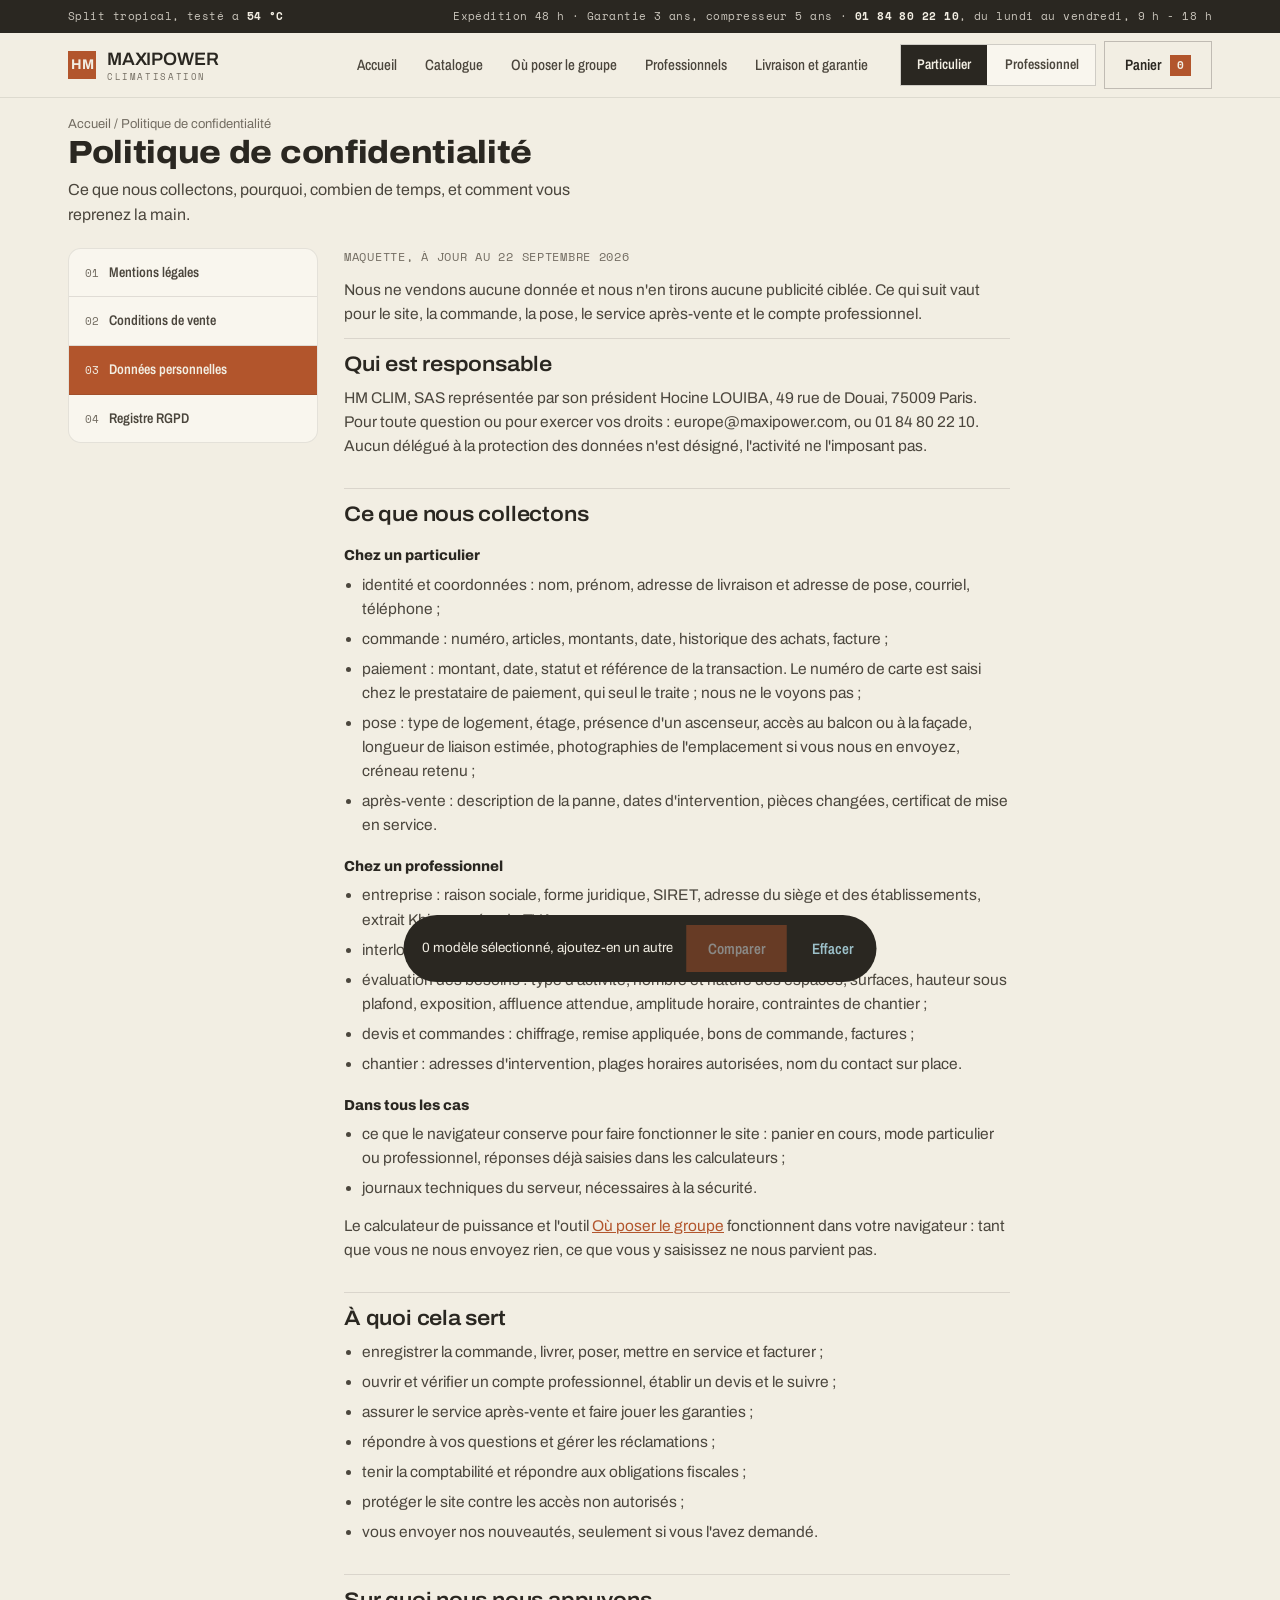
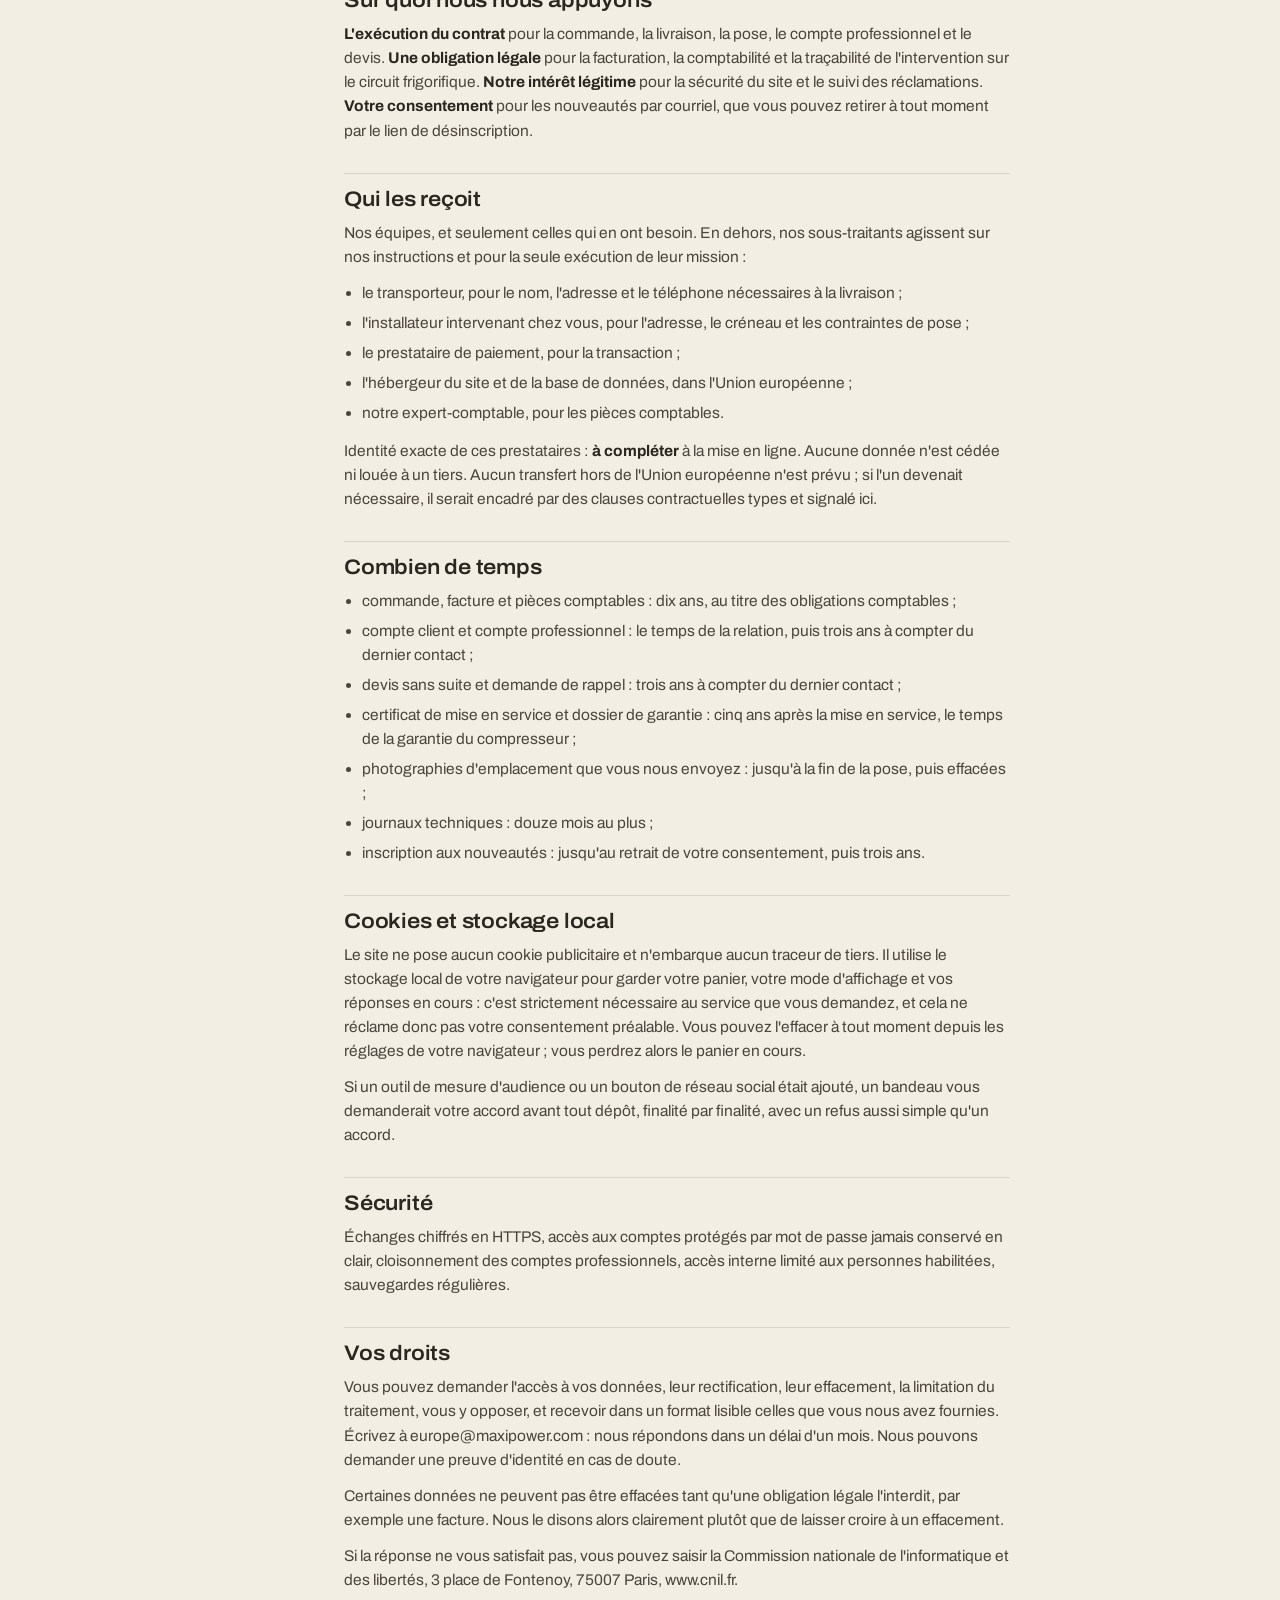
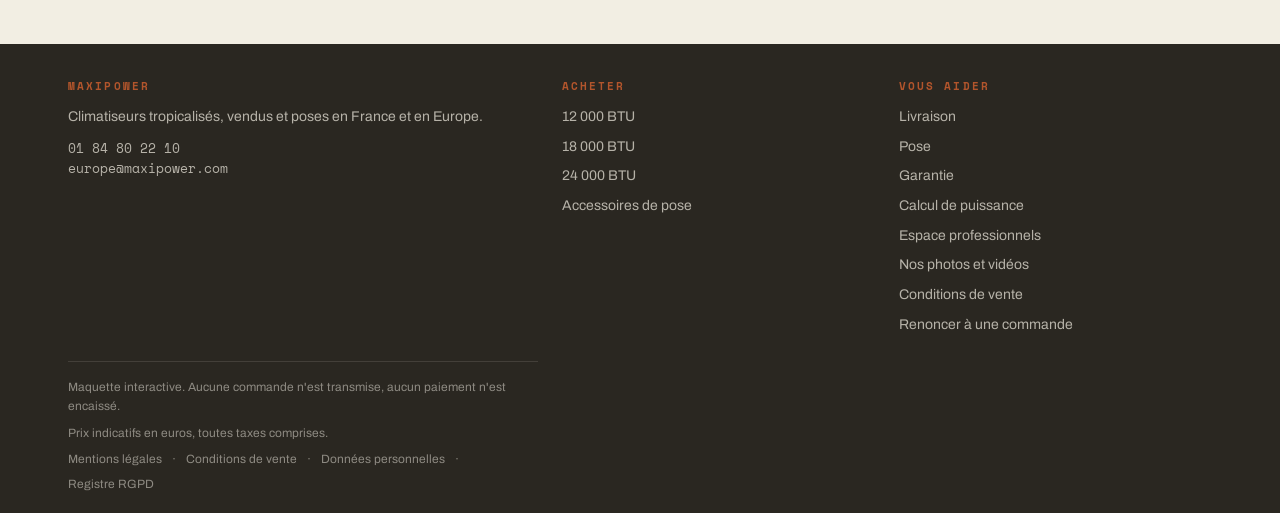
<file: donnees-personnelles/index.html>
<!DOCTYPE html>
<html lang="fr">
<head>
<meta charset="utf-8">
<meta name="viewport" content="width=device-width, initial-scale=1, viewport-fit=cover">
<title>Politique de confidentialité</title>
<meta name="description" content="Ce que nous collectons, pourquoi, sur quelle base légale, qui le reçoit, combien de temps nous le gardons, et comment exercer vos droits auprès de nous ou de la CNIL.">
<link rel="canonical" href="https://chm75009-sketch.github.io/CLIM-/donnees-personnelles/">
<meta name="theme-color" content="#101010">
<meta property="og:type" content="website">
<meta property="og:site_name" content="MaxiPower">
<meta property="og:title" content="Politique de confidentialité">
<meta property="og:description" content="Ce que nous collectons, pourquoi, sur quelle base légale, qui le reçoit, combien de temps nous le gardons, et comment exercer vos droits auprès de nous ou de la CNIL.">
<meta property="og:url" content="https://chm75009-sketch.github.io/CLIM-/donnees-personnelles/">
<link rel="icon" href="data:,">
<link rel="preconnect" href="https://fonts.gstatic.com" crossorigin>
<link rel="stylesheet" href="https://fonts.googleapis.com/css2?family=Archivo:wght@400;500;600;700&amp;family=Archivo+Narrow:wght@500;600;700&amp;family=Space+Mono:wght@400;700&amp;display=swap">
<link rel="stylesheet" href="../style.css">
</head>
<body data-ecran="legal" data-onglet="donnees">

<div class="annonce">
  <div class="zone">
    <span>Split tropical, testé a <b>54 &deg;C</b></span>
    <span>Expédition 48 h &middot; Garantie 3 ans, compresseur 5 ans &middot; <b>01 84 80 22 10</b>, du lundi au vendredi, 9 h - 18 h</span>
  </div>
</div>

<header class="chapeau">
  <div class="zone">
    <a href="../" class="marque" data-aller="accueil">
      <span class="sceau">HM</span>
      <span class="marque-nom">MAXIPOWER<span>CLIMATISATION</span></span>
    </a>
    <nav class="liens">
      <a href="../" data-aller="accueil">Accueil</a>
      <a href="../catalogue/" data-aller="catalogue">Catalogue</a>
      <a href="../ou-poser-le-groupe/" data-aller="pose">Où poser le groupe</a>
      <a href="../professionnels/" data-aller="pro">Professionnels</a>
      <a href="../livraison-pose-garantie/" data-aller="infos">Livraison et garantie</a>
    </nav>
    <div class="outils">
      <span class="jeton-societe" id="jeton-societe" hidden><span class="rond"></span><span class="nom"></span></span>
      <div class="segments" role="group" aria-label="Type de client">
        <button type="button" data-mode="part" aria-pressed="true">Particulier</button>
        <button type="button" data-mode="pro" aria-pressed="false">Professionnel</button>
      </div>
      <button class="bouton" data-aller="panier" type="button">Panier <span class="compte" id="compte">0</span></button>
      <button class="burger" id="burger" type="button" aria-label="Ouvrir le menu" aria-expanded="false" aria-controls="menu">
        <svg width="20" height="14" viewBox="0 0 20 14" fill="none" stroke="currentColor" stroke-width="2" stroke-linecap="round"><path d="M1 1h18M1 7h18M1 13h18"/></svg>
      </button>
    </div>
  </div>
  <nav class="menu" id="menu" aria-label="Menu principal">
    <a href="../" data-aller="accueil">Accueil <span class="flottant">calcul de puissance</span></a>
    <a href="../catalogue/" data-aller="catalogue">Catalogue <span class="flottant">14 références</span></a>
    <a href="../" data-aller="accueil" data-ancre="atelier">Nos photos et vidéos <span class="flottant">l'atelier</span></a>
    <div class="groupe">Par puissance</div>
    <a data-puissance="12000">12 000 BTU <span class="flottant">14 à 26 m&sup2;</span></a>
    <a data-puissance="18000">18 000 BTU <span class="flottant">24 à 38 m&sup2;</span></a>
    <a data-puissance="24000">24 000 BTU <span class="flottant">36 à 58 m&sup2;</span></a>
    <a data-accessoires>Accessoires de pose <span class="flottant">4 références</span></a>
    <a href="../ou-poser-le-groupe/" data-aller="pose">Où poser le groupe <span class="flottant">démarches</span></a>
    <div class="groupe">Professionnels</div>
    <a href="../professionnels/" data-aller="pro">Hôtel, restaurant, bar, bureau <span class="flottant">devis en ligne</span></a>
    <div class="groupe">Vous aider</div>
    <a href="../livraison-pose-garantie/" data-aller="infos">Livraison, pose, garantie</a>
    <a href="../panier/" data-aller="panier">Panier <span class="flottant" id="menu-compte">0 article</span></a>
    <div class="groupe">Informations légales</div>
    <a href="../mentions-legales/" data-legal="mentions">Mentions légales</a>
    <a href="../conditions-de-vente/" data-legal="cgv">Conditions de vente <span class="flottant">particuliers et pros</span></a>
    <a href="../donnees-personnelles/" data-legal="donnees">Données personnelles <span class="flottant">RGPD</span></a>
    <a href="../retractation/" data-aller="retractation">Renoncer à une commande <span class="flottant">14 jours</span></a>
  </nav>
</header>

<main>
  <!-- ================= ACCUEIL ================= -->
  <div class="ecran actif" id="ecran-accueil">
    <!-- l'usine d'abord : photo plein cadre -->
    <div class="hero-photo">
      <img src="../medias/brasage-circuit.jpg" alt="Brasage du circuit frigorifique dans l'atelier MaxiPower">
      <div class="zone">
        <span class="oeil clair" id="hero-oeil">MaxiPower, fabricant de climatiseurs</span>
        <h1 id="hero-titre">Tout est fluide : <em>le circuit, la livraison, la pose.</em></h1>
        <p class="chapo" id="hero-chapo">Dix modèles tropicalisés, de 12 000 à 24 000 BTU, à partir de 449 &euro;. Ils rafraîchissent l'été, chauffent l'hiver et tiennent la canicule jusqu'à 54 &deg;C dehors. Livrés sous 48 heures, posés par un frigoriste certifié, garantis 3 ans et 5 ans sur le compresseur.</p>
        <div class="actions" id="hero-actions">
          <button class="bouton fort grand" type="button" data-aller="catalogue">Voir les climatiseurs</button>
          <button class="bouton grand clair" type="button" id="vers-pupitre">Calculer ma puissance</button>
        </div>
        <span class="credit-photo">Atelier de montage &middot; brasage du circuit, unité par unité</span>
      </div>
    </div>

    <div class="preuves">
      <div class="zone">
        <div class="preuve"><div><div class="val">4,7 / 5</div><div class="etoiles">&#9733;&#9733;&#9733;&#9733;&#9733;</div><div class="quoi">1 284 avis clients vérifiés</div></div></div>
        <div class="preuve"><div><div class="val">12 400</div><div class="quoi">climatiseurs posés en France</div></div></div>
        <div class="preuve"><div><div class="val">120</div><div class="quoi">installateurs partenaires, toutes régions</div></div></div>
        <div class="preuve"><div><div class="val">2010</div><div class="quoi">fabricant, dix modèles au catalogue</div></div></div>
        <div class="preuve" id="hero-faits" hidden></div>
      </div>
    </div>

    <section class="zone" id="atelier">
      <div class="tete">
        <div>
          <span class="oeil">Dans notre atelier</span>
          <h2>Nos photos et vidéos</h2>
          <p>Le circuit frigorifique est brasé à la main, unité par unité, puis mis sous pression et contrôlé avant d'être fermé. Voilà ce qu'il y a derrière les dix modèles du catalogue.</p>
        </div>
      </div>
      <div class="medias">
        <div class="cadre-video">
          <video controls preload="metadata" playsinline poster="../medias/affiche.jpg">
            <source src="../medias/atelier-maxipower.mp4" type="video/mp4">
            Votre navigateur ne peut pas lire cette vidéo.
          </video>
          <span class="legende">Vidéo &middot; montage d'un groupe</span>
        </div>
        <div class="galerie">
          <figure class="cliche"><img src="../medias/atelier-ensemble.jpg" alt="Établi de montage, groupes extérieurs alignés" loading="lazy"><figcaption>L'établi de montage</figcaption></figure>
          <figure class="cliche"><img src="../medias/brasage-circuit.jpg" alt="Brasage du circuit frigorifique sur un groupe" loading="lazy"><figcaption>Brasage du circuit</figcaption></figure>
          <figure class="cliche"><img src="../medias/controle-echangeur.jpg" alt="Contrôle de l'échangeur et du compresseur" loading="lazy"><figcaption>Contrôle de l'échangeur</figcaption></figure>
          <figure class="cliche"><img src="../medias/circuit-cuivre.jpg" alt="Gros plan sur le circuit en cuivre et le compresseur" loading="lazy"><figcaption>Le cuivre, de près</figcaption></figure>
        </div>
      </div>
    </section>

    <section class="zone">
      <div class="tete"><div><h2>Trois puissances, trois usages</h2><p>La règle tient en une ligne : environ 520 BTU par mètre carré, un peu plus si la pièce prend le soleil ou s'ouvre sur la cuisine.</p></div></div>
      <div class="trois">
        <button class="porte" type="button" data-puissance="12000"><b class="btu">12 000 BTU</b><span class="piece">Chambre, bureau, 14 à 26 m&sup2;</span><span class="des">À partir de 449 &euro;, quatre modèles</span></button>
        <button class="porte" type="button" data-puissance="18000"><b class="btu">18 000 BTU</b><span class="piece">Séjour, grande chambre, 24 à 38 m&sup2;</span><span class="des">À partir de 649 &euro;, quatre modèles</span></button>
        <button class="porte" type="button" data-puissance="24000"><b class="btu">24 000 BTU</b><span class="piece">Salon ouvert, plateau, 36 à 58 m&sup2;</span><span class="des">À partir de 899 &euro;, trois modèles</span></button>
      </div>
    </section>

    <section class="zone" style="padding-top:0">
      <div class="tete"><div><h2>Les plus vendus</h2><p>Trois modèles qui couvrent les neuf demandes sur dix.</p></div>
        <button class="bouton" type="button" data-aller="catalogue">Tout le catalogue</button></div>
      <div class="grille" id="vedettes"></div>
    </section>

    <section class="zone" id="outil">
      <div class="pupitre">
        <h2>Outil de calcul, gratuit</h2>
        <p class="titre-outil">Quelle puissance pour votre pièce ?</p>
        <p class="mode-emploi">Déplacez le curseur sur la surface à climatiser, cochez ce qui s'applique : nous affichons les BTU nécessaires, puis les modèles qui correspondent. Un 24 000 BTU dans une chambre de 14 m&sup2; refroidit trop vite, s'arrête, redémarre, et vous paye la facture de ces démarrages.</p>
        <div class="etiquette-lecture">Puissance nécessaire</div>
        <div class="lecture">
          <span class="chiffre mono" id="lecture-btu">12 000</span>
          <span class="unite">BTU/h<br><span class="mono" id="lecture-kw" style="letter-spacing:0">3,5 kW</span></span>
        </div>
        <div class="reglette">
          <label for="surface">Surface de la pièce <b class="mono" id="lecture-surface">22 m&sup2;</b></label>
          <input type="range" id="surface" min="8" max="60" step="1" value="22">
          <div class="graduations"><span>8 m&sup2;</span><span>20</span><span>34</span><span>46</span><span>60 m&sup2;</span></div>
        </div>
        <div class="options">
          <label class="bascule" for="soleil"><input type="checkbox" id="soleil"> Plein soleil ou dernier étage</label>
          <label class="bascule" for="hauteur"><input type="checkbox" id="hauteur"> Plafond au-dessus de 3 m</label>
          <label class="bascule" for="monde"><input type="checkbox" id="monde"> Salon, cuisine ouverte</label>
        </div>
        <div class="verdict">
          <p id="verdict-texte">Pour 22 m&sup2; sans contrainte, il faut un <b>12 000 BTU</b>.</p>
          <button class="bouton fort" id="voir-modeles" type="button">Voir les modèles</button>
        </div>
      </div>
    </section>

    <section class="zone" style="padding-top:0">
      <div class="plaque">
        <div>
          <span class="plaque-titre">Adresse du site</span>
          <a class="plaque-lien mono" href="https://chm75009-sketch.github.io/CLIM-/">chm75009-sketch.github.io/CLIM-</a>
        </div>
        <div class="plaque-version">
          <span class="plaque-titre">Version</span>
          <span class="mono">1.0<small>26 septembre 2026</small></span>
        </div>
      </div>
    </section>

    <section class="zone" style="padding-top:0">
      <div class="tete"><div><h2>Ce qu'en disent les clients</h2></div></div>
      <div class="avis">
        <blockquote><span class="etoiles">&#9733;&#9733;&#9733;&#9733;&#9733;</span><p>Pose un mardi matin, deux heures, mur percé proprement et bâche au sol. L'appareil est si silencieux que je vérifie l'écran pour savoir s'il tourne.</p><cite>Sabrina M., Montpellier, Inverter Smart 18</cite></blockquote>
        <blockquote><span class="etoiles">&#9733;&#9733;&#9733;&#9733;&#9733;</span><p>J'avais pris trop gros la première fois, chez un autre. Le calcul du site m'a mis sur du 12 000 et c'est exactement ce qu'il fallait pour la chambre.</p><cite>Karim B., Lyon, Inverter 12</cite></blockquote>
        <blockquote><span class="etoiles">&#9733;&#9733;&#9733;&#9733;&#9734;</span><p>Facture d'août divisée par deux par rapport au vieux mobile. Un point en moins parce que la livraison a pris cinq jours, pas deux.</p><cite>Nathalie R., Bordeaux, Inverter 24</cite></blockquote>
      </div>
    </section>
  </div>

  <!-- ================= CATALOGUE ================= -->
  <div class="ecran" id="ecran-catalogue">
    <div class="zone">
      <div class="fil"><a href="../" data-aller="accueil">Accueil</a> / Catalogue</div>
      <div class="tete"><div><h2>Le catalogue</h2><p>Dix splits tropicalisés et quatre accessoires de pose. Prix TTC, livraison offerte, pose en option.</p></div></div>

      <div class="catalogue">
        <aside class="filtres cache" id="filtres">
          <div class="bloc-filtre">
            <p>Puissance</p>
            <label class="case"><input type="checkbox" data-filtre="btu" value="12000"> 12 000 BTU <span class="nb" data-nb="btu-12000"></span></label>
            <label class="case"><input type="checkbox" data-filtre="btu" value="18000"> 18 000 BTU <span class="nb" data-nb="btu-18000"></span></label>
            <label class="case"><input type="checkbox" data-filtre="btu" value="24000"> 24 000 BTU <span class="nb" data-nb="btu-24000"></span></label>
          </div>
          <div class="bloc-filtre">
            <p>Surface de la pièce</p>
            <label class="case"><input type="checkbox" data-filtre="surface" value="0-25"> Moins de 25 m&sup2;</label>
            <label class="case"><input type="checkbox" data-filtre="surface" value="25-40"> 25 à 40 m&sup2;</label>
            <label class="case"><input type="checkbox" data-filtre="surface" value="40-60"> Plus de 40 m&sup2;</label>
          </div>
          <div class="bloc-filtre">
            <p>Technologie</p>
            <label class="case"><input type="checkbox" data-filtre="tech" value="inverter"> Inverter <span class="nb" data-nb="tech-inverter"></span></label>
            <label class="case"><input type="checkbox" data-filtre="tech" value="classe"> Classe A <span class="nb" data-nb="tech-classe"></span></label>
            <label class="case"><input type="checkbox" data-filtre="tech" value="accessoire"> Accessoires <span class="nb" data-nb="tech-accessoire"></span></label>
          </div>
          <div class="bloc-filtre">
            <p>Confort</p>
            <label class="case"><input type="checkbox" data-filtre="wifi" value="1"> Pilotage par téléphone</label>
            <label class="case"><input type="checkbox" data-filtre="silence" value="1"> Moins de 35 dB</label>
          </div>
          <div class="bloc-filtre">
            <p>Prix maximum <span class="mono" id="valeur-prix" style="float:right">1 300 &euro;</span></p>
            <input type="range" id="prix-max" min="50" max="1300" step="50" value="1300">
          </div>
          <div class="bloc-filtre">
            <button class="bouton" type="button" id="vider-filtres" style="width:100%">Tout effacer</button>
          </div>
        </aside>

        <div>
          <div class="recherche">
            <svg width="16" height="16" viewBox="0 0 24 24" fill="none" stroke="currentColor" stroke-width="2"><circle cx="11" cy="11" r="7"/><path d="M20 20l-3.5-3.5"/></svg>
            <input type="search" id="q" placeholder="Chercher un modèle, une référence, 18 000..." aria-label="Rechercher">
          </div>
          <div id="bandeau-pro" hidden style="border:1.5px solid var(--ink); background:var(--ember-voile); padding:12px 14px; margin-bottom:14px; font-size:14px">
            <b>Tarif professionnel.</b> Prix hors taxes, remise de 5 % dès 3 unités, 10 % dès 6, 15 % dès 10, appliquée au devis.
          </div>
          <div class="barre">
            <span class="compteur" id="compteur">14 références</span>
            <button class="bouton replier" type="button" id="bouton-filtres">Filtres</button>
            <select id="tri" aria-label="Trier">
              <option value="conseil">Conseillé pour ma pièce</option>
              <option value="prix-croissant">Prix croissant</option>
              <option value="prix-decroissant">Prix décroissant</option>
              <option value="conso">Consommation la plus basse</option>
              <option value="bruit">Le plus silencieux</option>
            </select>
          </div>
          <div class="grille" id="grille"></div>
        </div>
      </div>
    </div>
  </div>

  <!-- ================= FICHE ================= -->
  <div class="ecran" id="ecran-produit">
    <div class="zone">
      <div class="fil"><a href="../" data-aller="accueil">Accueil</a> / <a href="../catalogue/" data-aller="catalogue">Catalogue</a> / <span id="fil-produit"></span></div>
      <div class="fiche" id="fiche"></div>
      <section style="padding-top:0">
        <div class="tete"><div><h2>Dans la même puissance</h2></div></div>
        <div class="grille" id="proches"></div>
      </section>
    </div>
  </div>

  <!-- ================= PANIER ================= -->
  <div class="ecran" id="ecran-panier">
    <div class="zone">
      <div class="fil"><a href="../" data-aller="accueil">Accueil</a> / Panier</div>
      <div class="tete"><div><h2 id="titre-panier">Votre panier</h2></div></div>
      <div class="panier">
        <div id="lignes"></div>
        <aside class="recap" id="recap-panier"></aside>
      </div>
    </div>
  </div>

  <!-- ================= COMMANDE ================= -->
  <div class="ecran" id="ecran-commande">
    <div class="zone">
      <div class="fil"><a href="../panier/" data-aller="panier">Panier</a> / Commande</div>
      <div class="tete"><div><h2 id="titre-commande">Votre commande</h2><p id="sous-commande">Trois blocs, rien de plus. Le paiement n'est pas encaissé, c'est une maquette.</p></div></div>
      <div class="commande">
        <form id="form-commande" novalidate>
          <div class="carte-form">
            <h3><b>1</b> Vos coordonnées</h3>
            <div class="formulaire">
              <div class="champ"><label for="nom">Nom et prénom</label><input id="nom" placeholder="Prénom Nom" required></div>
              <div class="duo">
                <div class="champ"><label for="courriel">Courriel</label><input id="courriel" type="email" placeholder="vous@exemple.fr" required></div>
                <div class="champ"><label for="tel">Téléphone</label><input id="tel" type="tel" placeholder="06 12 34 56 78" required></div>
              </div>
            </div>
          </div>
          <div class="carte-form">
            <h3><b>2</b> Livraison et pose</h3>
            <div class="formulaire">
              <div class="champ"><label for="adresse">Adresse</label><input id="adresse" placeholder="12 rue des Lilas" required></div>
              <div class="duo">
                <div class="champ"><label for="cp">Code postal</label><input id="cp" inputmode="numeric" placeholder="75011" required></div>
                <div class="champ"><label for="ville">Ville</label><input id="ville" placeholder="Paris" required></div>
              </div>
              <div class="champ"><label for="creneau">Créneau souhaité</label>
                <select id="creneau">
                  <option>Dès que possible, le matin</option>
                  <option>Dès que possible, l'après-midi</option>
                  <option>Sous quinze jours</option>
                  <option>Je rappellerai pour fixer</option>
                </select>
              </div>
              <div class="champ"><label for="etage">Étage et accès</label><input id="etage" placeholder="3e étage, ascenseur, balcon sur cour"></div>
            </div>
          </div>
          <div class="carte-form" id="bloc-reglement">
            <h3><b>3</b> Règlement</h3>
            <label class="mode"><input type="radio" name="reglement" value="carte" checked> Carte bancaire <span class="detail">à la commande</span></label>
            <label class="mode"><input type="radio" name="reglement" value="3fois"> Trois fois sans frais <span class="detail" id="detail-3fois">3 x 0 &euro;</span></label>
            <label class="mode"><input type="radio" name="reglement" value="virement"> Virement <span class="detail">sous 48 h</span></label>
          </div>
          <div class="carte-form">
            <h3><b>4</b> Ce que vous acceptez</h3>
            <label class="engagement"><input type="checkbox" id="accepte-cgv"> <span id="texte-accepte">J'ai lu et j'accepte les conditions générales de vente, et j'ai pris connaissance de la politique de confidentialité.</span></label>
            <p class="aide-champ">Les lire : <a href="../conditions-de-vente/" data-legal="cgv">conditions de vente</a> &middot; <a href="../donnees-personnelles/" data-legal="donnees">données personnelles</a> &middot; <a href="../mentions-legales/" data-legal="mentions">mentions légales</a></p>
            <label class="engagement" id="ligne-pose-expresse" hidden><input type="checkbox" id="accepte-pose"> <span>Je demande que la pose et la mise en service aient lieu avant la fin du délai de rétractation, et je renonce expressément à ce droit pour cette seule prestation, une fois qu'elle est exécutée.</span></label>
            <p class="aide-champ" id="rappel-droits">Quatorze jours pour vous rétracter, à compter du lendemain de la réception, frais de retour à notre charge. Les garanties légales de conformité et des vices cachés s'appliquent en plus de notre garantie de trois ans.</p>
          </div>
        </form>
        <aside class="recap" id="recap-commande"></aside>
      </div>
    </div>
  </div>

  <!-- ================= CONFIRMATION ================= -->
  <div class="ecran" id="ecran-fini">
    <div class="zone" style="padding-block:50px">
      <div class="fini">
        <div class="coche">&#10003;</div>
        <h2>Commande enregistrée</h2>
        <p class="numero" id="numero"></p>
        <p style="color:var(--ink-2)" id="recap-fin"></p>
        <p style="color:var(--ink-3); font-size:12.5px; margin-top:18px">Maquette : rien n'a été transmis, rien n'a été encaissé.</p>
        <button class="bouton grand fort" type="button" data-aller="accueil" style="margin-top:12px">Revenir à la boutique</button>
        <p class="aide-champ" style="margin-top:16px">Vous avez quatorze jours pour changer d'avis, à compter du lendemain de la réception : <a href="../retractation/" data-aller="retractation">renoncer au contrat ici</a>.</p>
      </div>
    </div>
  </div>

  <!-- ================= OÙ POSER LE GROUPE ================= -->
  <div class="ecran" id="ecran-pose">
    <div class="zone">
      <div class="fil"><a href="../" data-aller="accueil">Accueil</a> / Où poser le groupe</div>
      <div class="tete">
        <div>
          <span class="oeil">Avant d'acheter</span>
          <h2>Où poser le groupe extérieur</h2>
          <p>Six questions, et vous savez quelles démarches vous attendent : mairie, copropriété, secteur protégé, voisinage. Chaque réponse cite le texte sur lequel elle s'appuie.</p>
        </div>
      </div>

      <div class="atelier">
        <div class="panneau-config" id="questions-pose"></div>
        <aside class="devis" id="reponse-pose"></aside>
      </div>

      <section style="padding-top:24px">
        <p style="font-size:13px; color:var(--ink-2); border-top:1.5px solid var(--ink); padding-top:14px; max-width:70ch">
          Cet outil est une aide au repérage, pas un avis juridique. Le plan local d'urbanisme de votre commune et le règlement de votre copropriété peuvent être plus stricts que la règle générale : la mairie et le syndic ont toujours le dernier mot. Sources consultées le 13 septembre 2026 : service-public.gouv.fr, fiches F36778 sur l'autorisation d'urbanisme d'un climatiseur, F17578 sur la modification de l'aspect extérieur, F31513 sur les travaux en copropriété et F612 sur les bruits de voisinage.
        </p>
      </section>
    </div>
  </div>

  <!-- ================= PROFESSIONNELS ================= -->
  <div class="ecran" id="ecran-pro">
    <div class="pro-tete">
      <div class="zone">
        <div>
          <span class="oeil" style="background:rgba(242,118,46,.16); color:#F7A35F">Hôtellerie, restauration, bureaux</span>
          <h1>Un devis fluide,<em>un chantier sans fuite.</em></h1>
          <p>Dites combien de chambres, de mètres carrés de salle ou de postes de travail. Nous sortons la liste des appareils, les quantités, la remise de volume et le prix posé.</p>
        </div>
        <div class="pro-avantages">
          <div class="pro-avantage"><i>-15 %</i><span><b>Remise de volume</b>Dès trois appareils, puis six, puis dix.</span></div>
          <div class="pro-avantage"><i>6 h</i><span><b>Pose hors service</b>Les équipes interviennent tôt le matin ou après la fermeture.</span></div>
          <div class="pro-avantage"><i>48 h</i><span><b>Dépannage prioritaire</b>Un contrat de maintenance, un interlocuteur, une intervention sous 48 heures.</span></div>
        </div>
      </div>
    </div>

    <div class="zone">
      <!-- inscription -->
      <div id="pro-travail">
        <section>
          <div class="bandeau-compte" id="bandeau-compte"></div>
          <div class="tete"><div><h2>Évaluez vos besoins</h2>
            <span class="oeil" style="margin-top:12px">Sélectionnez votre activité</span><p>Chaque activité a ses contraintes : le bruit dans une chambre, les apports de cuisine en salle, la chaleur des machines dans un bureau.</p></div></div>
          <div class="metiers" id="metiers"></div>
        </section>

        <section style="padding-top:0">
          <div class="atelier">
            <div class="panneau-config" id="config"></div>
            <aside class="devis" id="devis"></aside>
          </div>
        </section>
      </div>
      <section id="pro-compte" hidden>
        <div class="tete">
          <div>
            <h2>Ouvrir votre compte pour afficher le devis</h2>
            <p>Votre évaluation est prête. Le chiffrage, la remise de volume et l'enregistrement du devis demandent un compte professionnel : trois minutes, un Kbis de moins de trois mois et votre SIRET.</p>
          </div>
        </div>

        <div class="compte-pro">
          <form class="fiche-societe" id="form-societe" novalidate>
            <h3><b>1</b> L'entreprise</h3>
            <div class="formulaire">
              <div class="champ"><label for="raison">Raison sociale</label><input id="raison" placeholder="Hôtel des Voyageurs SARL" required></div>
              <div class="duo">
                <div class="champ"><label for="siret">SIRET</label><input id="siret" inputmode="numeric" maxlength="17" placeholder="123 456 789 00012" required>
                  <div class="aide-champ" id="aide-siret">Quatorze chiffres, clé de contrôle vérifiée.</div></div>
                <div class="champ"><label for="tva">TVA intracommunautaire</label><input id="tva" placeholder="FR12123456789">
                  <div class="aide-champ">Facultatif hors France.</div></div>
              </div>
              <div class="duo">
                <div class="champ"><label for="forme">Forme juridique</label>
                  <select id="forme"><option>SARL</option><option>SAS ou SASU</option><option>EURL</option><option>SA</option><option>Entreprise individuelle</option><option>Association</option><option>Collectivité</option></select></div>
                <div class="champ"><label for="secteur">Activité</label>
                  <select id="secteur"><option value="hotel">Hôtellerie</option><option value="restaurant">Restauration</option><option value="bar">Bar, café, discothèque</option><option value="bureau">Bureaux et tertiaire</option><option value="autre">Autre</option></select></div>
              </div>
              <div class="champ"><label for="siege">Adresse du siège</label><input id="siege" placeholder="18 avenue de la Gare" required></div>
              <div class="duo">
                <div class="champ"><label for="cp-pro">Code postal</label><input id="cp-pro" inputmode="numeric" placeholder="34000" required></div>
                <div class="champ"><label for="ville-pro">Ville</label><input id="ville-pro" placeholder="Montpellier" required></div>
              </div>
            </div>

            <h3><b>2</b> Votre interlocuteur</h3>
            <div class="formulaire">
              <div class="duo">
                <div class="champ"><label for="contact">Nom et prénom</label><input id="contact" placeholder="Prénom Nom" required></div>
                <div class="champ"><label for="fonction">Fonction</label><input id="fonction" placeholder="Directrice d'exploitation"></div>
              </div>
              <div class="duo">
                <div class="champ"><label for="mail-pro">Courriel professionnel</label><input id="mail-pro" type="email" placeholder="contact@société.fr" required></div>
                <div class="champ"><label for="tel-pro">Téléphone</label><input id="tel-pro" type="tel" placeholder="04 67 00 00 00" required></div>
              </div>
            </div>

            <h3><b>3</b> La pièce justificative</h3>
            <div class="formulaire">
              <label class="depot" id="depot-kbis">
                <span class="icone"><svg width="18" height="18" viewBox="0 0 24 24" fill="none" stroke="currentColor" stroke-width="1.8"><path d="M14 3H7a2 2 0 0 0-2 2v14a2 2 0 0 0 2 2h10a2 2 0 0 0 2-2V8z"/><path d="M14 3v5h5"/></svg></span>
                <span><b>Extrait Kbis</b><small id="nom-kbis">De moins de trois mois. PDF ou photo.</small></span>
                <input type="file" id="kbis" accept=".pdf,.jpg,.jpeg,.png">
              </label>
              <label class="engagement"><input type="checkbox" id="conditions" required> J'accepte les conditions générales de vente, j'ai pris connaissance de la politique de confidentialité et je certifie exacts les renseignements portés ci-dessus.</label>
              <p class="aide-champ">Les lire : <a href="../conditions-de-vente/" data-legal="cgv">conditions de vente</a> &middot; <a href="../donnees-personnelles/" data-legal="donnees">données personnelles</a></p>
            </div>

            <button class="bouton fort grand" type="button" id="creer-compte" style="width:100%; margin-top:18px">Ouvrir le compte et accéder au devis</button>
            <div class="aide-champ" style="text-align:center; margin-top:10px">Déjà client ? <a id="lien-connexion" style="cursor:pointer; text-decoration:underline">Retrouver mon compte</a></div>
          </form>

          <aside class="encart">
            <h3>Ce que le compte ouvre</h3>
            <ul>
              <li>Le configurateur et le devis chiffré, metier par metier.</li>
              <li>La remise de volume, de 5 à 15 % selon le nombre d'unités.</li>
              <li>Les prix hors taxes et la facture au nom de la société.</li>
              <li>Un interlocuteur unique et le dépannage sous 48 heures.</li>
            </ul>
            <div class="rappel">Les pièces servent à vérifier l'existence de la société et a ouvrir l'encours. Maquette : aucun fichier n'est envoyé ni conservé.</div>
          </aside>
        </div>
      </section>

      <!-- configurateur, une fois le compte ouvert -->
    </div>
  </div>

  <!-- ================= INFOS ================= -->
  <div class="ecran" id="ecran-infos">
    <div class="zone">
      <div class="fil"><a href="../" data-aller="accueil">Accueil</a> / Livraison et garantie</div>
      <div class="tete"><div><h2>Livraison, pose, garantie</h2><p>Les six questions qu'on nous pose au téléphone, avec la réponse exacte.</p></div></div>
      <div style="max-width:760px">
        <details class="depliant" open><summary>Quand serai-je livré</summary><div class="dedans">Expédition sous 48 heures ouvrées, livraison par transporteur au pied de l'immeuble ou devant la maison. Vous recevez un créneau de deux heures la veille. Pour la Corse et les îles, comptez cinq jours.</div></details>
        <details class="depliant"><summary>Comment se passe la pose</summary><div class="dedans">Un frigoriste certifié vient poser l'unité intérieure, le groupe extérieur et la liaison, jusqu'à quatre mètres. Il met en service, vérifie l'étanchéité et signe le certificat qui ouvre la garantie. Comptez trois heures pour un monosplit. Au-delà de quatre mètres de liaison, le supplément est annoncé avant l'intervention.</div></details>
        <details class="depliant"><summary>Puis-je poser moi-même</summary><div class="dedans">Le raccordement du circuit frigorifique demande un professionnel certifié. Vous pouvez préparer le percement et le support, nous faisons le reste. Les climatiseurs livrés avec liaison préremplie ne dispensent pas de la mise en service.</div></details>
        <details class="depliant"><summary>Si l'appareil ne me convient pas</summary><div class="dedans">Tant qu'il n'est pas posé et qu'il est dans son emballage, vous avez quatorze jours pour nous dire que vous vous rétractez, à compter du lendemain de la réception. Nous remboursons la totalité, frais de livraison compris, au plus tard quatorze jours après avoir reçu votre décision. Le retour est à notre charge. Une fois l'appareil posé et mis en service, il n'est plus repris.</div></details>
        <details class="depliant"><summary>Que couvre la garantie commerciale</summary><div class="dedans">Trois ans sur l'appareil, cinq ans sur le compresseur, à partir de la date de mise en service. Pièces, main-d'oeuvre et déplacement compris. Elle tombe si un tiers non certifié ouvre le circuit. Elle s'ajoute aux garanties légales ci-dessous et ne les remplace pas.</div></details>
        <details class="depliant"><summary>Et les garanties légales</summary><div class="dedans">Elles sont dues quoi qu'il arrive, sans frais. La garantie légale de conformité vous donne deux ans à compter de la livraison ; pendant ces deux ans, sur un appareil neuf, c'est à nous de prouver que le défaut n'existait pas à la vente. Vous choisissez la réparation ou le remplacement, sous trente jours ; une réparation prolonge la garantie de douze mois. Si rien de tout cela n'est possible, vous obtenez une réduction du prix ou le remboursement. La garantie des vices cachés, elle, vous donne deux ans à compter du jour où vous découvrez le défaut. Le détail figure dans les <a href="../conditions-de-vente/" data-legal="cgv">conditions de vente</a>.</div></details>
        <details class="depliant"><summary>Faut-il un entretien</summary><div class="dedans">Nettoyage des filtres tous les mois d'utilisation, cela se fait à l'eau tiède. Une visite annuelle, 129 euros, vérifie les pressions, les échangeurs et le bac a condensats. Elle n'est pas obligatoire pour valider la garantie.</div></details>
      </div>
    </div>
  </div>


  <!-- ================= RÉTRACTATION ================= -->
  <div class="ecran" id="ecran-retractation">
    <div class="zone">
      <div class="fil"><a href="../" data-aller="accueil">Accueil</a> / Renoncer à une commande</div>
      <div class="tete">
        <div>
          <span class="oeil">Quatorze jours, sans justification</span>
          <h2>Renoncer au contrat ici</h2>
          <p>Remplissez ces quelques lignes et confirmez : votre rétractation est enregistrée, et nous vous en accusons réception avec la date et l'heure. Vous n'avez aucun motif à donner.</p>
        </div>
      </div>

      <div class="retract" id="retract">
        <form class="carte-form" id="form-retract" novalidate style="margin-bottom:0">
          <h3><b>1</b> Votre commande</h3>
          <div class="formulaire">
            <div class="duo">
              <div class="champ"><label for="r-numero">Numéro de commande</label><input id="r-numero" placeholder="HM-2026-1234" required></div>
              <div class="champ"><label for="r-recue">Date de réception</label><input id="r-recue" type="date" required></div>
            </div>
            <div class="champ"><label for="r-objet">Ce que vous renvoyez</label>
              <select id="r-objet">
                <option>Toute la commande</option>
                <option>Un seul appareil</option>
                <option>Un accessoire</option>
              </select>
            </div>
          </div>

          <h3 style="margin-top:22px"><b>2</b> Vous</h3>
          <div class="formulaire">
            <div class="champ"><label for="r-nom">Nom et prénom</label><input id="r-nom" placeholder="Prénom Nom" required></div>
            <div class="duo">
              <div class="champ"><label for="r-mail">Courriel</label><input id="r-mail" type="email" placeholder="vous@exemple.fr" required></div>
              <div class="champ"><label for="r-tel">Téléphone</label><input id="r-tel" type="tel" placeholder="06 12 34 56 78"></div>
            </div>
            <div class="champ"><label for="r-motif">Un mot, si vous voulez (facultatif)</label><input id="r-motif" placeholder="Rien d'obligatoire ici"></div>
          </div>

          <button class="bouton fort grand" type="button" id="confirmer-retract" style="width:100%; margin-top:20px">Confirmer la rétractation</button>
          <p class="aide-champ" style="text-align:center; margin-top:10px">Maquette : rien n'est transmis.</p>
        </form>

        <aside class="encart">
          <h3>Ce qui se passe ensuite</h3>
          <ul>
            <li>Nous vous envoyons l'accusé de réception, avec la date et l'heure de votre demande.</li>
            <li>Vous renvoyez l'appareil complet, dans son emballage, sous quatorze jours. Les frais de retour sont à notre charge.</li>
            <li>Nous remboursons la totalité, frais de livraison standard compris, au plus tard quatorze jours après avoir reçu votre décision, par le même moyen de paiement.</li>
          </ul>
          <div class="rappel">La rétractation ne joue plus une fois l'appareil posé et mis en service, parce que la prestation a été exécutée à votre demande expresse. Entre professionnels, elle ne s'applique pas, sauf cinq salariés au plus et commande hors activité principale.</div>
          <div class="rappel">Vous préférez écrire ? <a href="../conditions-de-vente/" data-legal="cgv">Le formulaire type</a> figure au bas des conditions de vente. Un courrier, un courriel ou toute déclaration sans ambiguïté suffisent.</div>
        </aside>
      </div>

      <div id="accuse-retract" hidden>
        <div class="fini">
          <div class="coche">&#10003;</div>
          <h2>Rétractation enregistrée</h2>
          <p class="numero" id="r-reference"></p>
          <p style="color:var(--ink-2)" id="r-accuse"></p>
          <p style="color:var(--ink-3); font-size:12.5px; margin-top:18px">Maquette : aucun accusé de réception n'est réellement envoyé.</p>
          <button class="bouton grand fort" type="button" data-aller="accueil" style="margin-top:12px">Revenir à la boutique</button>
        </div>
      </div>
    </div>
  </div>

  <!-- ================= INFORMATIONS LÉGALES ================= -->
  <div class="ecran" id="ecran-legal">
    <div class="zone">
      <div class="fil"><a href="../" data-aller="accueil">Accueil</a> / <span id="legal-fil">Mentions légales</span></div>
      <div class="tete"><div><h2 id="legal-titre">Mentions légales</h2><p id="legal-sous">Qui vend, qui héberge, qui répond.</p></div></div>
      <div class="legal-grille">
        <div class="legal-menu" id="legal-menu"></div>
        <div class="legal-corps" id="legal-corps"></div>
      </div>
    </div>
  </div>
</main>

<footer class="socle">
  <div class="zone">
    <div>
      <h4>MaxiPower</h4>
      <p style="margin:0 0 10px">Climatiseurs tropicalisés, vendus et poses en France et en Europe.</p>
      <p class="mono" style="margin:0; font-size:13px">01 84 80 22 10<br>europe@maxipower.com</p>
    </div>
    <div>
      <h4>Acheter</h4>
      <ul>
        <li><a data-puissance="12000">12 000 BTU</a></li>
        <li><a data-puissance="18000">18 000 BTU</a></li>
        <li><a data-puissance="24000">24 000 BTU</a></li>
        <li><a href="../catalogue/" data-aller="catalogue">Accessoires de pose</a></li>
      </ul>
    </div>
    <div>
      <h4>Vous aider</h4>
      <ul>
        <li><a href="../livraison-pose-garantie/" data-aller="infos">Livraison</a></li>
        <li><a href="../livraison-pose-garantie/" data-aller="infos">Pose</a></li>
        <li><a href="../livraison-pose-garantie/" data-aller="infos">Garantie</a></li>
        <li><a href="../" data-aller="accueil">Calcul de puissance</a></li>
        <li><a href="../professionnels/" data-aller="pro">Espace professionnels</a></li>
        <li><a href="../" data-aller="accueil" data-ancre="atelier">Nos photos et vidéos</a></li>
        <li><a href="../conditions-de-vente/" data-legal="cgv">Conditions de vente</a></li>
        <li><a href="../retractation/" data-aller="retractation">Renoncer à une commande</a></li>
      </ul>
    </div>
  </div>
  <div class="zone">
    <div class="mentions">
      <span>Maquette interactive. Aucune commande n'est transmise, aucun paiement n'est encaissé.</span>
      <span id="mention-prix">Prix indicatifs en euros, TTC.</span>
      <span class="liens-legaux"><a href="../mentions-legales/" data-legal="mentions">Mentions légales</a> &middot; <a href="../conditions-de-vente/" data-legal="cgv">Conditions de vente</a> &middot; <a href="../donnees-personnelles/" data-legal="donnees">Données personnelles</a> &middot; <a href="../registre-rgpd/" data-legal="registre">Registre RGPD</a></span>
    </div>
  </div>
</footer>

<div class="barre-comparer" id="barre-comparer">
  <span id="texte-comparer">2 modèles sélectionnés</span>
  <button class="bouton fort" type="button" id="ouvrir-comparateur">Comparer</button>
  <button class="bouton fantome" type="button" id="vider-comparateur" style="color:#9CC0C9">Effacer</button>
</div>

<div class="voile-comp" id="voile-comp">
  <div class="boite-comp">
    <div class="tete-comp"><h2 style="font-size:20px">Comparaison</h2>
      <button class="bouton fantome" type="button" id="fermer-comparateur" aria-label="Fermer">&#10005;</button></div>
    <div class="enveloppe-comp"><table class="tableau-comp" id="table-comp"></table></div>
  </div>
</div>

<div class="message" id="message" role="status" aria-live="polite"></div>

<script src="../boutique.js"></script>
</body>
</html>
</file>
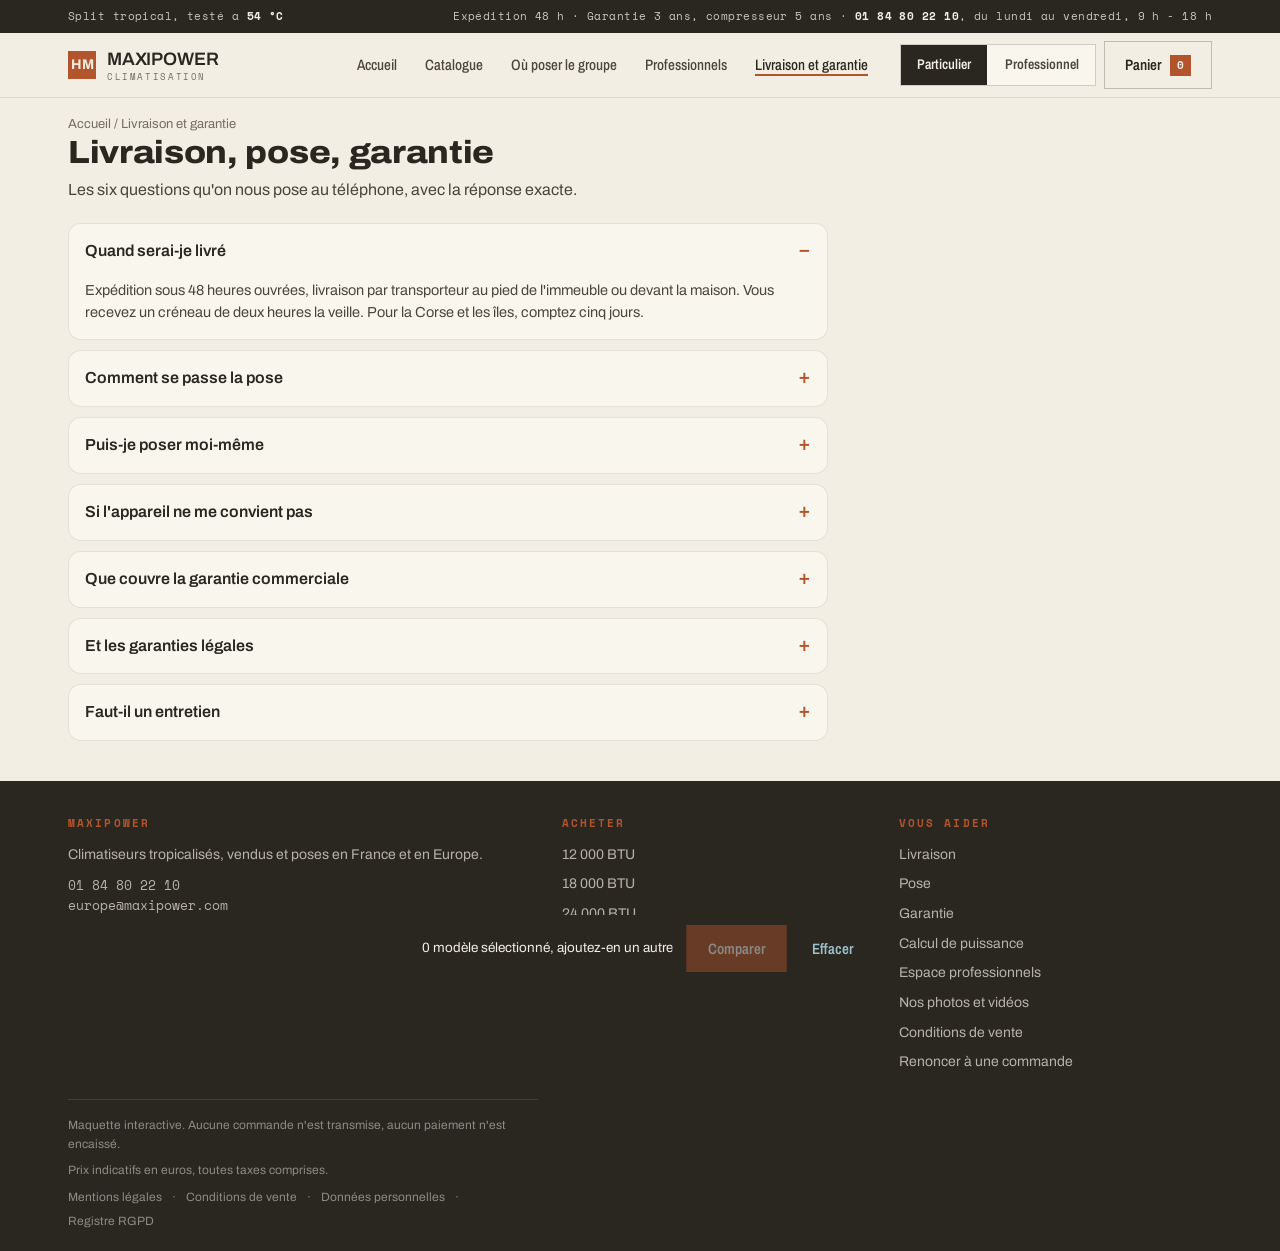
<file: livraison-pose-garantie/index.html>
<!DOCTYPE html>
<html lang="fr">
<head>
<meta charset="utf-8">
<meta name="viewport" content="width=device-width, initial-scale=1, viewport-fit=cover">
<title>Livraison, pose et garanties</title>
<meta name="description" content="Expédition sous 48 heures, pose par un frigoriste certifié, garantie commerciale de 3 ans et 5 ans sur le compresseur, garanties légales de conformité et des vices cachés.">
<link rel="canonical" href="https://chm75009-sketch.github.io/CLIM-/livraison-pose-garantie/">
<meta name="theme-color" content="#101010">
<meta property="og:type" content="website">
<meta property="og:site_name" content="MaxiPower">
<meta property="og:title" content="Livraison, pose et garanties">
<meta property="og:description" content="Expédition sous 48 heures, pose par un frigoriste certifié, garantie commerciale de 3 ans et 5 ans sur le compresseur, garanties légales de conformité et des vices cachés.">
<meta property="og:url" content="https://chm75009-sketch.github.io/CLIM-/livraison-pose-garantie/">
<link rel="icon" href="data:,">
<link rel="preconnect" href="https://fonts.gstatic.com" crossorigin>
<link rel="stylesheet" href="https://fonts.googleapis.com/css2?family=Archivo:wght@400;500;600;700&amp;family=Archivo+Narrow:wght@500;600;700&amp;family=Space+Mono:wght@400;700&amp;display=swap">
<link rel="stylesheet" href="../style.css">
</head>
<body data-ecran="infos">

<div class="annonce">
  <div class="zone">
    <span>Split tropical, testé a <b>54 &deg;C</b></span>
    <span>Expédition 48 h &middot; Garantie 3 ans, compresseur 5 ans &middot; <b>01 84 80 22 10</b>, du lundi au vendredi, 9 h - 18 h</span>
  </div>
</div>

<header class="chapeau">
  <div class="zone">
    <a href="../" class="marque" data-aller="accueil">
      <span class="sceau">HM</span>
      <span class="marque-nom">MAXIPOWER<span>CLIMATISATION</span></span>
    </a>
    <nav class="liens">
      <a href="../" data-aller="accueil">Accueil</a>
      <a href="../catalogue/" data-aller="catalogue">Catalogue</a>
      <a href="../ou-poser-le-groupe/" data-aller="pose">Où poser le groupe</a>
      <a href="../professionnels/" data-aller="pro">Professionnels</a>
      <a href="../livraison-pose-garantie/" data-aller="infos">Livraison et garantie</a>
    </nav>
    <div class="outils">
      <span class="jeton-societe" id="jeton-societe" hidden><span class="rond"></span><span class="nom"></span></span>
      <div class="segments" role="group" aria-label="Type de client">
        <button type="button" data-mode="part" aria-pressed="true">Particulier</button>
        <button type="button" data-mode="pro" aria-pressed="false">Professionnel</button>
      </div>
      <button class="bouton" data-aller="panier" type="button">Panier <span class="compte" id="compte">0</span></button>
      <button class="burger" id="burger" type="button" aria-label="Ouvrir le menu" aria-expanded="false" aria-controls="menu">
        <svg width="20" height="14" viewBox="0 0 20 14" fill="none" stroke="currentColor" stroke-width="2" stroke-linecap="round"><path d="M1 1h18M1 7h18M1 13h18"/></svg>
      </button>
    </div>
  </div>
  <nav class="menu" id="menu" aria-label="Menu principal">
    <a href="../" data-aller="accueil">Accueil <span class="flottant">calcul de puissance</span></a>
    <a href="../catalogue/" data-aller="catalogue">Catalogue <span class="flottant">14 références</span></a>
    <a href="../" data-aller="accueil" data-ancre="atelier">Nos photos et vidéos <span class="flottant">l'atelier</span></a>
    <div class="groupe">Par puissance</div>
    <a data-puissance="12000">12 000 BTU <span class="flottant">14 à 26 m&sup2;</span></a>
    <a data-puissance="18000">18 000 BTU <span class="flottant">24 à 38 m&sup2;</span></a>
    <a data-puissance="24000">24 000 BTU <span class="flottant">36 à 58 m&sup2;</span></a>
    <a data-accessoires>Accessoires de pose <span class="flottant">4 références</span></a>
    <a href="../ou-poser-le-groupe/" data-aller="pose">Où poser le groupe <span class="flottant">démarches</span></a>
    <div class="groupe">Professionnels</div>
    <a href="../professionnels/" data-aller="pro">Hôtel, restaurant, bar, bureau <span class="flottant">devis en ligne</span></a>
    <div class="groupe">Vous aider</div>
    <a href="../livraison-pose-garantie/" data-aller="infos">Livraison, pose, garantie</a>
    <a href="../panier/" data-aller="panier">Panier <span class="flottant" id="menu-compte">0 article</span></a>
    <div class="groupe">Informations légales</div>
    <a href="../mentions-legales/" data-legal="mentions">Mentions légales</a>
    <a href="../conditions-de-vente/" data-legal="cgv">Conditions de vente <span class="flottant">particuliers et pros</span></a>
    <a href="../donnees-personnelles/" data-legal="donnees">Données personnelles <span class="flottant">RGPD</span></a>
    <a href="../retractation/" data-aller="retractation">Renoncer à une commande <span class="flottant">14 jours</span></a>
  </nav>
</header>

<main>
  <!-- ================= ACCUEIL ================= -->
  <div class="ecran actif" id="ecran-accueil">
    <!-- l'usine d'abord : photo plein cadre -->
    <div class="hero-photo">
      <img src="../medias/brasage-circuit.jpg" alt="Brasage du circuit frigorifique dans l'atelier MaxiPower">
      <div class="zone">
        <span class="oeil clair" id="hero-oeil">MaxiPower, fabricant de climatiseurs</span>
        <h1 id="hero-titre">Tout est fluide : <em>le circuit, la livraison, la pose.</em></h1>
        <p class="chapo" id="hero-chapo">Dix modèles tropicalisés, de 12 000 à 24 000 BTU, à partir de 449 &euro;. Ils rafraîchissent l'été, chauffent l'hiver et tiennent la canicule jusqu'à 54 &deg;C dehors. Livrés sous 48 heures, posés par un frigoriste certifié, garantis 3 ans et 5 ans sur le compresseur.</p>
        <div class="actions" id="hero-actions">
          <button class="bouton fort grand" type="button" data-aller="catalogue">Voir les climatiseurs</button>
          <button class="bouton grand clair" type="button" id="vers-pupitre">Calculer ma puissance</button>
        </div>
        <span class="credit-photo">Atelier de montage &middot; brasage du circuit, unité par unité</span>
      </div>
    </div>

    <div class="preuves">
      <div class="zone">
        <div class="preuve"><div><div class="val">4,7 / 5</div><div class="etoiles">&#9733;&#9733;&#9733;&#9733;&#9733;</div><div class="quoi">1 284 avis clients vérifiés</div></div></div>
        <div class="preuve"><div><div class="val">12 400</div><div class="quoi">climatiseurs posés en France</div></div></div>
        <div class="preuve"><div><div class="val">120</div><div class="quoi">installateurs partenaires, toutes régions</div></div></div>
        <div class="preuve"><div><div class="val">2010</div><div class="quoi">fabricant, dix modèles au catalogue</div></div></div>
        <div class="preuve" id="hero-faits" hidden></div>
      </div>
    </div>

    <section class="zone" id="atelier">
      <div class="tete">
        <div>
          <span class="oeil">Dans notre atelier</span>
          <h2>Nos photos et vidéos</h2>
          <p>Le circuit frigorifique est brasé à la main, unité par unité, puis mis sous pression et contrôlé avant d'être fermé. Voilà ce qu'il y a derrière les dix modèles du catalogue.</p>
        </div>
      </div>
      <div class="medias">
        <div class="cadre-video">
          <video controls preload="metadata" playsinline poster="../medias/affiche.jpg">
            <source src="../medias/atelier-maxipower.mp4" type="video/mp4">
            Votre navigateur ne peut pas lire cette vidéo.
          </video>
          <span class="legende">Vidéo &middot; montage d'un groupe</span>
        </div>
        <div class="galerie">
          <figure class="cliche"><img src="../medias/atelier-ensemble.jpg" alt="Établi de montage, groupes extérieurs alignés" loading="lazy"><figcaption>L'établi de montage</figcaption></figure>
          <figure class="cliche"><img src="../medias/brasage-circuit.jpg" alt="Brasage du circuit frigorifique sur un groupe" loading="lazy"><figcaption>Brasage du circuit</figcaption></figure>
          <figure class="cliche"><img src="../medias/controle-echangeur.jpg" alt="Contrôle de l'échangeur et du compresseur" loading="lazy"><figcaption>Contrôle de l'échangeur</figcaption></figure>
          <figure class="cliche"><img src="../medias/circuit-cuivre.jpg" alt="Gros plan sur le circuit en cuivre et le compresseur" loading="lazy"><figcaption>Le cuivre, de près</figcaption></figure>
        </div>
      </div>
    </section>

    <section class="zone">
      <div class="tete"><div><h2>Trois puissances, trois usages</h2><p>La règle tient en une ligne : environ 520 BTU par mètre carré, un peu plus si la pièce prend le soleil ou s'ouvre sur la cuisine.</p></div></div>
      <div class="trois">
        <button class="porte" type="button" data-puissance="12000"><b class="btu">12 000 BTU</b><span class="piece">Chambre, bureau, 14 à 26 m&sup2;</span><span class="des">À partir de 449 &euro;, quatre modèles</span></button>
        <button class="porte" type="button" data-puissance="18000"><b class="btu">18 000 BTU</b><span class="piece">Séjour, grande chambre, 24 à 38 m&sup2;</span><span class="des">À partir de 649 &euro;, quatre modèles</span></button>
        <button class="porte" type="button" data-puissance="24000"><b class="btu">24 000 BTU</b><span class="piece">Salon ouvert, plateau, 36 à 58 m&sup2;</span><span class="des">À partir de 899 &euro;, trois modèles</span></button>
      </div>
    </section>

    <section class="zone" style="padding-top:0">
      <div class="tete"><div><h2>Les plus vendus</h2><p>Trois modèles qui couvrent les neuf demandes sur dix.</p></div>
        <button class="bouton" type="button" data-aller="catalogue">Tout le catalogue</button></div>
      <div class="grille" id="vedettes"></div>
    </section>

    <section class="zone" id="outil">
      <div class="pupitre">
        <h2>Outil de calcul, gratuit</h2>
        <p class="titre-outil">Quelle puissance pour votre pièce ?</p>
        <p class="mode-emploi">Déplacez le curseur sur la surface à climatiser, cochez ce qui s'applique : nous affichons les BTU nécessaires, puis les modèles qui correspondent. Un 24 000 BTU dans une chambre de 14 m&sup2; refroidit trop vite, s'arrête, redémarre, et vous paye la facture de ces démarrages.</p>
        <div class="etiquette-lecture">Puissance nécessaire</div>
        <div class="lecture">
          <span class="chiffre mono" id="lecture-btu">12 000</span>
          <span class="unite">BTU/h<br><span class="mono" id="lecture-kw" style="letter-spacing:0">3,5 kW</span></span>
        </div>
        <div class="reglette">
          <label for="surface">Surface de la pièce <b class="mono" id="lecture-surface">22 m&sup2;</b></label>
          <input type="range" id="surface" min="8" max="60" step="1" value="22">
          <div class="graduations"><span>8 m&sup2;</span><span>20</span><span>34</span><span>46</span><span>60 m&sup2;</span></div>
        </div>
        <div class="options">
          <label class="bascule" for="soleil"><input type="checkbox" id="soleil"> Plein soleil ou dernier étage</label>
          <label class="bascule" for="hauteur"><input type="checkbox" id="hauteur"> Plafond au-dessus de 3 m</label>
          <label class="bascule" for="monde"><input type="checkbox" id="monde"> Salon, cuisine ouverte</label>
        </div>
        <div class="verdict">
          <p id="verdict-texte">Pour 22 m&sup2; sans contrainte, il faut un <b>12 000 BTU</b>.</p>
          <button class="bouton fort" id="voir-modeles" type="button">Voir les modèles</button>
        </div>
      </div>
    </section>

    <section class="zone" style="padding-top:0">
      <div class="plaque">
        <div>
          <span class="plaque-titre">Adresse du site</span>
          <a class="plaque-lien mono" href="https://chm75009-sketch.github.io/CLIM-/">chm75009-sketch.github.io/CLIM-</a>
        </div>
        <div class="plaque-version">
          <span class="plaque-titre">Version</span>
          <span class="mono">1.0<small>26 septembre 2026</small></span>
        </div>
      </div>
    </section>

    <section class="zone" style="padding-top:0">
      <div class="tete"><div><h2>Ce qu'en disent les clients</h2></div></div>
      <div class="avis">
        <blockquote><span class="etoiles">&#9733;&#9733;&#9733;&#9733;&#9733;</span><p>Pose un mardi matin, deux heures, mur percé proprement et bâche au sol. L'appareil est si silencieux que je vérifie l'écran pour savoir s'il tourne.</p><cite>Sabrina M., Montpellier, Inverter Smart 18</cite></blockquote>
        <blockquote><span class="etoiles">&#9733;&#9733;&#9733;&#9733;&#9733;</span><p>J'avais pris trop gros la première fois, chez un autre. Le calcul du site m'a mis sur du 12 000 et c'est exactement ce qu'il fallait pour la chambre.</p><cite>Karim B., Lyon, Inverter 12</cite></blockquote>
        <blockquote><span class="etoiles">&#9733;&#9733;&#9733;&#9733;&#9734;</span><p>Facture d'août divisée par deux par rapport au vieux mobile. Un point en moins parce que la livraison a pris cinq jours, pas deux.</p><cite>Nathalie R., Bordeaux, Inverter 24</cite></blockquote>
      </div>
    </section>
  </div>

  <!-- ================= CATALOGUE ================= -->
  <div class="ecran" id="ecran-catalogue">
    <div class="zone">
      <div class="fil"><a href="../" data-aller="accueil">Accueil</a> / Catalogue</div>
      <div class="tete"><div><h2>Le catalogue</h2><p>Dix splits tropicalisés et quatre accessoires de pose. Prix TTC, livraison offerte, pose en option.</p></div></div>

      <div class="catalogue">
        <aside class="filtres cache" id="filtres">
          <div class="bloc-filtre">
            <p>Puissance</p>
            <label class="case"><input type="checkbox" data-filtre="btu" value="12000"> 12 000 BTU <span class="nb" data-nb="btu-12000"></span></label>
            <label class="case"><input type="checkbox" data-filtre="btu" value="18000"> 18 000 BTU <span class="nb" data-nb="btu-18000"></span></label>
            <label class="case"><input type="checkbox" data-filtre="btu" value="24000"> 24 000 BTU <span class="nb" data-nb="btu-24000"></span></label>
          </div>
          <div class="bloc-filtre">
            <p>Surface de la pièce</p>
            <label class="case"><input type="checkbox" data-filtre="surface" value="0-25"> Moins de 25 m&sup2;</label>
            <label class="case"><input type="checkbox" data-filtre="surface" value="25-40"> 25 à 40 m&sup2;</label>
            <label class="case"><input type="checkbox" data-filtre="surface" value="40-60"> Plus de 40 m&sup2;</label>
          </div>
          <div class="bloc-filtre">
            <p>Technologie</p>
            <label class="case"><input type="checkbox" data-filtre="tech" value="inverter"> Inverter <span class="nb" data-nb="tech-inverter"></span></label>
            <label class="case"><input type="checkbox" data-filtre="tech" value="classe"> Classe A <span class="nb" data-nb="tech-classe"></span></label>
            <label class="case"><input type="checkbox" data-filtre="tech" value="accessoire"> Accessoires <span class="nb" data-nb="tech-accessoire"></span></label>
          </div>
          <div class="bloc-filtre">
            <p>Confort</p>
            <label class="case"><input type="checkbox" data-filtre="wifi" value="1"> Pilotage par téléphone</label>
            <label class="case"><input type="checkbox" data-filtre="silence" value="1"> Moins de 35 dB</label>
          </div>
          <div class="bloc-filtre">
            <p>Prix maximum <span class="mono" id="valeur-prix" style="float:right">1 300 &euro;</span></p>
            <input type="range" id="prix-max" min="50" max="1300" step="50" value="1300">
          </div>
          <div class="bloc-filtre">
            <button class="bouton" type="button" id="vider-filtres" style="width:100%">Tout effacer</button>
          </div>
        </aside>

        <div>
          <div class="recherche">
            <svg width="16" height="16" viewBox="0 0 24 24" fill="none" stroke="currentColor" stroke-width="2"><circle cx="11" cy="11" r="7"/><path d="M20 20l-3.5-3.5"/></svg>
            <input type="search" id="q" placeholder="Chercher un modèle, une référence, 18 000..." aria-label="Rechercher">
          </div>
          <div id="bandeau-pro" hidden style="border:1.5px solid var(--ink); background:var(--ember-voile); padding:12px 14px; margin-bottom:14px; font-size:14px">
            <b>Tarif professionnel.</b> Prix hors taxes, remise de 5 % dès 3 unités, 10 % dès 6, 15 % dès 10, appliquée au devis.
          </div>
          <div class="barre">
            <span class="compteur" id="compteur">14 références</span>
            <button class="bouton replier" type="button" id="bouton-filtres">Filtres</button>
            <select id="tri" aria-label="Trier">
              <option value="conseil">Conseillé pour ma pièce</option>
              <option value="prix-croissant">Prix croissant</option>
              <option value="prix-decroissant">Prix décroissant</option>
              <option value="conso">Consommation la plus basse</option>
              <option value="bruit">Le plus silencieux</option>
            </select>
          </div>
          <div class="grille" id="grille"></div>
        </div>
      </div>
    </div>
  </div>

  <!-- ================= FICHE ================= -->
  <div class="ecran" id="ecran-produit">
    <div class="zone">
      <div class="fil"><a href="../" data-aller="accueil">Accueil</a> / <a href="../catalogue/" data-aller="catalogue">Catalogue</a> / <span id="fil-produit"></span></div>
      <div class="fiche" id="fiche"></div>
      <section style="padding-top:0">
        <div class="tete"><div><h2>Dans la même puissance</h2></div></div>
        <div class="grille" id="proches"></div>
      </section>
    </div>
  </div>

  <!-- ================= PANIER ================= -->
  <div class="ecran" id="ecran-panier">
    <div class="zone">
      <div class="fil"><a href="../" data-aller="accueil">Accueil</a> / Panier</div>
      <div class="tete"><div><h2 id="titre-panier">Votre panier</h2></div></div>
      <div class="panier">
        <div id="lignes"></div>
        <aside class="recap" id="recap-panier"></aside>
      </div>
    </div>
  </div>

  <!-- ================= COMMANDE ================= -->
  <div class="ecran" id="ecran-commande">
    <div class="zone">
      <div class="fil"><a href="../panier/" data-aller="panier">Panier</a> / Commande</div>
      <div class="tete"><div><h2 id="titre-commande">Votre commande</h2><p id="sous-commande">Trois blocs, rien de plus. Le paiement n'est pas encaissé, c'est une maquette.</p></div></div>
      <div class="commande">
        <form id="form-commande" novalidate>
          <div class="carte-form">
            <h3><b>1</b> Vos coordonnées</h3>
            <div class="formulaire">
              <div class="champ"><label for="nom">Nom et prénom</label><input id="nom" placeholder="Prénom Nom" required></div>
              <div class="duo">
                <div class="champ"><label for="courriel">Courriel</label><input id="courriel" type="email" placeholder="vous@exemple.fr" required></div>
                <div class="champ"><label for="tel">Téléphone</label><input id="tel" type="tel" placeholder="06 12 34 56 78" required></div>
              </div>
            </div>
          </div>
          <div class="carte-form">
            <h3><b>2</b> Livraison et pose</h3>
            <div class="formulaire">
              <div class="champ"><label for="adresse">Adresse</label><input id="adresse" placeholder="12 rue des Lilas" required></div>
              <div class="duo">
                <div class="champ"><label for="cp">Code postal</label><input id="cp" inputmode="numeric" placeholder="75011" required></div>
                <div class="champ"><label for="ville">Ville</label><input id="ville" placeholder="Paris" required></div>
              </div>
              <div class="champ"><label for="creneau">Créneau souhaité</label>
                <select id="creneau">
                  <option>Dès que possible, le matin</option>
                  <option>Dès que possible, l'après-midi</option>
                  <option>Sous quinze jours</option>
                  <option>Je rappellerai pour fixer</option>
                </select>
              </div>
              <div class="champ"><label for="etage">Étage et accès</label><input id="etage" placeholder="3e étage, ascenseur, balcon sur cour"></div>
            </div>
          </div>
          <div class="carte-form" id="bloc-reglement">
            <h3><b>3</b> Règlement</h3>
            <label class="mode"><input type="radio" name="reglement" value="carte" checked> Carte bancaire <span class="detail">à la commande</span></label>
            <label class="mode"><input type="radio" name="reglement" value="3fois"> Trois fois sans frais <span class="detail" id="detail-3fois">3 x 0 &euro;</span></label>
            <label class="mode"><input type="radio" name="reglement" value="virement"> Virement <span class="detail">sous 48 h</span></label>
          </div>
          <div class="carte-form">
            <h3><b>4</b> Ce que vous acceptez</h3>
            <label class="engagement"><input type="checkbox" id="accepte-cgv"> <span id="texte-accepte">J'ai lu et j'accepte les conditions générales de vente, et j'ai pris connaissance de la politique de confidentialité.</span></label>
            <p class="aide-champ">Les lire : <a href="../conditions-de-vente/" data-legal="cgv">conditions de vente</a> &middot; <a href="../donnees-personnelles/" data-legal="donnees">données personnelles</a> &middot; <a href="../mentions-legales/" data-legal="mentions">mentions légales</a></p>
            <label class="engagement" id="ligne-pose-expresse" hidden><input type="checkbox" id="accepte-pose"> <span>Je demande que la pose et la mise en service aient lieu avant la fin du délai de rétractation, et je renonce expressément à ce droit pour cette seule prestation, une fois qu'elle est exécutée.</span></label>
            <p class="aide-champ" id="rappel-droits">Quatorze jours pour vous rétracter, à compter du lendemain de la réception, frais de retour à notre charge. Les garanties légales de conformité et des vices cachés s'appliquent en plus de notre garantie de trois ans.</p>
          </div>
        </form>
        <aside class="recap" id="recap-commande"></aside>
      </div>
    </div>
  </div>

  <!-- ================= CONFIRMATION ================= -->
  <div class="ecran" id="ecran-fini">
    <div class="zone" style="padding-block:50px">
      <div class="fini">
        <div class="coche">&#10003;</div>
        <h2>Commande enregistrée</h2>
        <p class="numero" id="numero"></p>
        <p style="color:var(--ink-2)" id="recap-fin"></p>
        <p style="color:var(--ink-3); font-size:12.5px; margin-top:18px">Maquette : rien n'a été transmis, rien n'a été encaissé.</p>
        <button class="bouton grand fort" type="button" data-aller="accueil" style="margin-top:12px">Revenir à la boutique</button>
        <p class="aide-champ" style="margin-top:16px">Vous avez quatorze jours pour changer d'avis, à compter du lendemain de la réception : <a href="../retractation/" data-aller="retractation">renoncer au contrat ici</a>.</p>
      </div>
    </div>
  </div>

  <!-- ================= OÙ POSER LE GROUPE ================= -->
  <div class="ecran" id="ecran-pose">
    <div class="zone">
      <div class="fil"><a href="../" data-aller="accueil">Accueil</a> / Où poser le groupe</div>
      <div class="tete">
        <div>
          <span class="oeil">Avant d'acheter</span>
          <h2>Où poser le groupe extérieur</h2>
          <p>Six questions, et vous savez quelles démarches vous attendent : mairie, copropriété, secteur protégé, voisinage. Chaque réponse cite le texte sur lequel elle s'appuie.</p>
        </div>
      </div>

      <div class="atelier">
        <div class="panneau-config" id="questions-pose"></div>
        <aside class="devis" id="reponse-pose"></aside>
      </div>

      <section style="padding-top:24px">
        <p style="font-size:13px; color:var(--ink-2); border-top:1.5px solid var(--ink); padding-top:14px; max-width:70ch">
          Cet outil est une aide au repérage, pas un avis juridique. Le plan local d'urbanisme de votre commune et le règlement de votre copropriété peuvent être plus stricts que la règle générale : la mairie et le syndic ont toujours le dernier mot. Sources consultées le 13 septembre 2026 : service-public.gouv.fr, fiches F36778 sur l'autorisation d'urbanisme d'un climatiseur, F17578 sur la modification de l'aspect extérieur, F31513 sur les travaux en copropriété et F612 sur les bruits de voisinage.
        </p>
      </section>
    </div>
  </div>

  <!-- ================= PROFESSIONNELS ================= -->
  <div class="ecran" id="ecran-pro">
    <div class="pro-tete">
      <div class="zone">
        <div>
          <span class="oeil" style="background:rgba(242,118,46,.16); color:#F7A35F">Hôtellerie, restauration, bureaux</span>
          <h1>Un devis fluide,<em>un chantier sans fuite.</em></h1>
          <p>Dites combien de chambres, de mètres carrés de salle ou de postes de travail. Nous sortons la liste des appareils, les quantités, la remise de volume et le prix posé.</p>
        </div>
        <div class="pro-avantages">
          <div class="pro-avantage"><i>-15 %</i><span><b>Remise de volume</b>Dès trois appareils, puis six, puis dix.</span></div>
          <div class="pro-avantage"><i>6 h</i><span><b>Pose hors service</b>Les équipes interviennent tôt le matin ou après la fermeture.</span></div>
          <div class="pro-avantage"><i>48 h</i><span><b>Dépannage prioritaire</b>Un contrat de maintenance, un interlocuteur, une intervention sous 48 heures.</span></div>
        </div>
      </div>
    </div>

    <div class="zone">
      <!-- inscription -->
      <div id="pro-travail">
        <section>
          <div class="bandeau-compte" id="bandeau-compte"></div>
          <div class="tete"><div><h2>Évaluez vos besoins</h2>
            <span class="oeil" style="margin-top:12px">Sélectionnez votre activité</span><p>Chaque activité a ses contraintes : le bruit dans une chambre, les apports de cuisine en salle, la chaleur des machines dans un bureau.</p></div></div>
          <div class="metiers" id="metiers"></div>
        </section>

        <section style="padding-top:0">
          <div class="atelier">
            <div class="panneau-config" id="config"></div>
            <aside class="devis" id="devis"></aside>
          </div>
        </section>
      </div>
      <section id="pro-compte" hidden>
        <div class="tete">
          <div>
            <h2>Ouvrir votre compte pour afficher le devis</h2>
            <p>Votre évaluation est prête. Le chiffrage, la remise de volume et l'enregistrement du devis demandent un compte professionnel : trois minutes, un Kbis de moins de trois mois et votre SIRET.</p>
          </div>
        </div>

        <div class="compte-pro">
          <form class="fiche-societe" id="form-societe" novalidate>
            <h3><b>1</b> L'entreprise</h3>
            <div class="formulaire">
              <div class="champ"><label for="raison">Raison sociale</label><input id="raison" placeholder="Hôtel des Voyageurs SARL" required></div>
              <div class="duo">
                <div class="champ"><label for="siret">SIRET</label><input id="siret" inputmode="numeric" maxlength="17" placeholder="123 456 789 00012" required>
                  <div class="aide-champ" id="aide-siret">Quatorze chiffres, clé de contrôle vérifiée.</div></div>
                <div class="champ"><label for="tva">TVA intracommunautaire</label><input id="tva" placeholder="FR12123456789">
                  <div class="aide-champ">Facultatif hors France.</div></div>
              </div>
              <div class="duo">
                <div class="champ"><label for="forme">Forme juridique</label>
                  <select id="forme"><option>SARL</option><option>SAS ou SASU</option><option>EURL</option><option>SA</option><option>Entreprise individuelle</option><option>Association</option><option>Collectivité</option></select></div>
                <div class="champ"><label for="secteur">Activité</label>
                  <select id="secteur"><option value="hotel">Hôtellerie</option><option value="restaurant">Restauration</option><option value="bar">Bar, café, discothèque</option><option value="bureau">Bureaux et tertiaire</option><option value="autre">Autre</option></select></div>
              </div>
              <div class="champ"><label for="siege">Adresse du siège</label><input id="siege" placeholder="18 avenue de la Gare" required></div>
              <div class="duo">
                <div class="champ"><label for="cp-pro">Code postal</label><input id="cp-pro" inputmode="numeric" placeholder="34000" required></div>
                <div class="champ"><label for="ville-pro">Ville</label><input id="ville-pro" placeholder="Montpellier" required></div>
              </div>
            </div>

            <h3><b>2</b> Votre interlocuteur</h3>
            <div class="formulaire">
              <div class="duo">
                <div class="champ"><label for="contact">Nom et prénom</label><input id="contact" placeholder="Prénom Nom" required></div>
                <div class="champ"><label for="fonction">Fonction</label><input id="fonction" placeholder="Directrice d'exploitation"></div>
              </div>
              <div class="duo">
                <div class="champ"><label for="mail-pro">Courriel professionnel</label><input id="mail-pro" type="email" placeholder="contact@société.fr" required></div>
                <div class="champ"><label for="tel-pro">Téléphone</label><input id="tel-pro" type="tel" placeholder="04 67 00 00 00" required></div>
              </div>
            </div>

            <h3><b>3</b> La pièce justificative</h3>
            <div class="formulaire">
              <label class="depot" id="depot-kbis">
                <span class="icone"><svg width="18" height="18" viewBox="0 0 24 24" fill="none" stroke="currentColor" stroke-width="1.8"><path d="M14 3H7a2 2 0 0 0-2 2v14a2 2 0 0 0 2 2h10a2 2 0 0 0 2-2V8z"/><path d="M14 3v5h5"/></svg></span>
                <span><b>Extrait Kbis</b><small id="nom-kbis">De moins de trois mois. PDF ou photo.</small></span>
                <input type="file" id="kbis" accept=".pdf,.jpg,.jpeg,.png">
              </label>
              <label class="engagement"><input type="checkbox" id="conditions" required> J'accepte les conditions générales de vente, j'ai pris connaissance de la politique de confidentialité et je certifie exacts les renseignements portés ci-dessus.</label>
              <p class="aide-champ">Les lire : <a href="../conditions-de-vente/" data-legal="cgv">conditions de vente</a> &middot; <a href="../donnees-personnelles/" data-legal="donnees">données personnelles</a></p>
            </div>

            <button class="bouton fort grand" type="button" id="creer-compte" style="width:100%; margin-top:18px">Ouvrir le compte et accéder au devis</button>
            <div class="aide-champ" style="text-align:center; margin-top:10px">Déjà client ? <a id="lien-connexion" style="cursor:pointer; text-decoration:underline">Retrouver mon compte</a></div>
          </form>

          <aside class="encart">
            <h3>Ce que le compte ouvre</h3>
            <ul>
              <li>Le configurateur et le devis chiffré, metier par metier.</li>
              <li>La remise de volume, de 5 à 15 % selon le nombre d'unités.</li>
              <li>Les prix hors taxes et la facture au nom de la société.</li>
              <li>Un interlocuteur unique et le dépannage sous 48 heures.</li>
            </ul>
            <div class="rappel">Les pièces servent à vérifier l'existence de la société et a ouvrir l'encours. Maquette : aucun fichier n'est envoyé ni conservé.</div>
          </aside>
        </div>
      </section>

      <!-- configurateur, une fois le compte ouvert -->
    </div>
  </div>

  <!-- ================= INFOS ================= -->
  <div class="ecran" id="ecran-infos">
    <div class="zone">
      <div class="fil"><a href="../" data-aller="accueil">Accueil</a> / Livraison et garantie</div>
      <div class="tete"><div><h2>Livraison, pose, garantie</h2><p>Les six questions qu'on nous pose au téléphone, avec la réponse exacte.</p></div></div>
      <div style="max-width:760px">
        <details class="depliant" open><summary>Quand serai-je livré</summary><div class="dedans">Expédition sous 48 heures ouvrées, livraison par transporteur au pied de l'immeuble ou devant la maison. Vous recevez un créneau de deux heures la veille. Pour la Corse et les îles, comptez cinq jours.</div></details>
        <details class="depliant"><summary>Comment se passe la pose</summary><div class="dedans">Un frigoriste certifié vient poser l'unité intérieure, le groupe extérieur et la liaison, jusqu'à quatre mètres. Il met en service, vérifie l'étanchéité et signe le certificat qui ouvre la garantie. Comptez trois heures pour un monosplit. Au-delà de quatre mètres de liaison, le supplément est annoncé avant l'intervention.</div></details>
        <details class="depliant"><summary>Puis-je poser moi-même</summary><div class="dedans">Le raccordement du circuit frigorifique demande un professionnel certifié. Vous pouvez préparer le percement et le support, nous faisons le reste. Les climatiseurs livrés avec liaison préremplie ne dispensent pas de la mise en service.</div></details>
        <details class="depliant"><summary>Si l'appareil ne me convient pas</summary><div class="dedans">Tant qu'il n'est pas posé et qu'il est dans son emballage, vous avez quatorze jours pour nous dire que vous vous rétractez, à compter du lendemain de la réception. Nous remboursons la totalité, frais de livraison compris, au plus tard quatorze jours après avoir reçu votre décision. Le retour est à notre charge. Une fois l'appareil posé et mis en service, il n'est plus repris.</div></details>
        <details class="depliant"><summary>Que couvre la garantie commerciale</summary><div class="dedans">Trois ans sur l'appareil, cinq ans sur le compresseur, à partir de la date de mise en service. Pièces, main-d'oeuvre et déplacement compris. Elle tombe si un tiers non certifié ouvre le circuit. Elle s'ajoute aux garanties légales ci-dessous et ne les remplace pas.</div></details>
        <details class="depliant"><summary>Et les garanties légales</summary><div class="dedans">Elles sont dues quoi qu'il arrive, sans frais. La garantie légale de conformité vous donne deux ans à compter de la livraison ; pendant ces deux ans, sur un appareil neuf, c'est à nous de prouver que le défaut n'existait pas à la vente. Vous choisissez la réparation ou le remplacement, sous trente jours ; une réparation prolonge la garantie de douze mois. Si rien de tout cela n'est possible, vous obtenez une réduction du prix ou le remboursement. La garantie des vices cachés, elle, vous donne deux ans à compter du jour où vous découvrez le défaut. Le détail figure dans les <a href="../conditions-de-vente/" data-legal="cgv">conditions de vente</a>.</div></details>
        <details class="depliant"><summary>Faut-il un entretien</summary><div class="dedans">Nettoyage des filtres tous les mois d'utilisation, cela se fait à l'eau tiède. Une visite annuelle, 129 euros, vérifie les pressions, les échangeurs et le bac a condensats. Elle n'est pas obligatoire pour valider la garantie.</div></details>
      </div>
    </div>
  </div>


  <!-- ================= RÉTRACTATION ================= -->
  <div class="ecran" id="ecran-retractation">
    <div class="zone">
      <div class="fil"><a href="../" data-aller="accueil">Accueil</a> / Renoncer à une commande</div>
      <div class="tete">
        <div>
          <span class="oeil">Quatorze jours, sans justification</span>
          <h2>Renoncer au contrat ici</h2>
          <p>Remplissez ces quelques lignes et confirmez : votre rétractation est enregistrée, et nous vous en accusons réception avec la date et l'heure. Vous n'avez aucun motif à donner.</p>
        </div>
      </div>

      <div class="retract" id="retract">
        <form class="carte-form" id="form-retract" novalidate style="margin-bottom:0">
          <h3><b>1</b> Votre commande</h3>
          <div class="formulaire">
            <div class="duo">
              <div class="champ"><label for="r-numero">Numéro de commande</label><input id="r-numero" placeholder="HM-2026-1234" required></div>
              <div class="champ"><label for="r-recue">Date de réception</label><input id="r-recue" type="date" required></div>
            </div>
            <div class="champ"><label for="r-objet">Ce que vous renvoyez</label>
              <select id="r-objet">
                <option>Toute la commande</option>
                <option>Un seul appareil</option>
                <option>Un accessoire</option>
              </select>
            </div>
          </div>

          <h3 style="margin-top:22px"><b>2</b> Vous</h3>
          <div class="formulaire">
            <div class="champ"><label for="r-nom">Nom et prénom</label><input id="r-nom" placeholder="Prénom Nom" required></div>
            <div class="duo">
              <div class="champ"><label for="r-mail">Courriel</label><input id="r-mail" type="email" placeholder="vous@exemple.fr" required></div>
              <div class="champ"><label for="r-tel">Téléphone</label><input id="r-tel" type="tel" placeholder="06 12 34 56 78"></div>
            </div>
            <div class="champ"><label for="r-motif">Un mot, si vous voulez (facultatif)</label><input id="r-motif" placeholder="Rien d'obligatoire ici"></div>
          </div>

          <button class="bouton fort grand" type="button" id="confirmer-retract" style="width:100%; margin-top:20px">Confirmer la rétractation</button>
          <p class="aide-champ" style="text-align:center; margin-top:10px">Maquette : rien n'est transmis.</p>
        </form>

        <aside class="encart">
          <h3>Ce qui se passe ensuite</h3>
          <ul>
            <li>Nous vous envoyons l'accusé de réception, avec la date et l'heure de votre demande.</li>
            <li>Vous renvoyez l'appareil complet, dans son emballage, sous quatorze jours. Les frais de retour sont à notre charge.</li>
            <li>Nous remboursons la totalité, frais de livraison standard compris, au plus tard quatorze jours après avoir reçu votre décision, par le même moyen de paiement.</li>
          </ul>
          <div class="rappel">La rétractation ne joue plus une fois l'appareil posé et mis en service, parce que la prestation a été exécutée à votre demande expresse. Entre professionnels, elle ne s'applique pas, sauf cinq salariés au plus et commande hors activité principale.</div>
          <div class="rappel">Vous préférez écrire ? <a href="../conditions-de-vente/" data-legal="cgv">Le formulaire type</a> figure au bas des conditions de vente. Un courrier, un courriel ou toute déclaration sans ambiguïté suffisent.</div>
        </aside>
      </div>

      <div id="accuse-retract" hidden>
        <div class="fini">
          <div class="coche">&#10003;</div>
          <h2>Rétractation enregistrée</h2>
          <p class="numero" id="r-reference"></p>
          <p style="color:var(--ink-2)" id="r-accuse"></p>
          <p style="color:var(--ink-3); font-size:12.5px; margin-top:18px">Maquette : aucun accusé de réception n'est réellement envoyé.</p>
          <button class="bouton grand fort" type="button" data-aller="accueil" style="margin-top:12px">Revenir à la boutique</button>
        </div>
      </div>
    </div>
  </div>

  <!-- ================= INFORMATIONS LÉGALES ================= -->
  <div class="ecran" id="ecran-legal">
    <div class="zone">
      <div class="fil"><a href="../" data-aller="accueil">Accueil</a> / <span id="legal-fil">Mentions légales</span></div>
      <div class="tete"><div><h2 id="legal-titre">Mentions légales</h2><p id="legal-sous">Qui vend, qui héberge, qui répond.</p></div></div>
      <div class="legal-grille">
        <div class="legal-menu" id="legal-menu"></div>
        <div class="legal-corps" id="legal-corps"></div>
      </div>
    </div>
  </div>
</main>

<footer class="socle">
  <div class="zone">
    <div>
      <h4>MaxiPower</h4>
      <p style="margin:0 0 10px">Climatiseurs tropicalisés, vendus et poses en France et en Europe.</p>
      <p class="mono" style="margin:0; font-size:13px">01 84 80 22 10<br>europe@maxipower.com</p>
    </div>
    <div>
      <h4>Acheter</h4>
      <ul>
        <li><a data-puissance="12000">12 000 BTU</a></li>
        <li><a data-puissance="18000">18 000 BTU</a></li>
        <li><a data-puissance="24000">24 000 BTU</a></li>
        <li><a href="../catalogue/" data-aller="catalogue">Accessoires de pose</a></li>
      </ul>
    </div>
    <div>
      <h4>Vous aider</h4>
      <ul>
        <li><a href="../livraison-pose-garantie/" data-aller="infos">Livraison</a></li>
        <li><a href="../livraison-pose-garantie/" data-aller="infos">Pose</a></li>
        <li><a href="../livraison-pose-garantie/" data-aller="infos">Garantie</a></li>
        <li><a href="../" data-aller="accueil">Calcul de puissance</a></li>
        <li><a href="../professionnels/" data-aller="pro">Espace professionnels</a></li>
        <li><a href="../" data-aller="accueil" data-ancre="atelier">Nos photos et vidéos</a></li>
        <li><a href="../conditions-de-vente/" data-legal="cgv">Conditions de vente</a></li>
        <li><a href="../retractation/" data-aller="retractation">Renoncer à une commande</a></li>
      </ul>
    </div>
  </div>
  <div class="zone">
    <div class="mentions">
      <span>Maquette interactive. Aucune commande n'est transmise, aucun paiement n'est encaissé.</span>
      <span id="mention-prix">Prix indicatifs en euros, TTC.</span>
      <span class="liens-legaux"><a href="../mentions-legales/" data-legal="mentions">Mentions légales</a> &middot; <a href="../conditions-de-vente/" data-legal="cgv">Conditions de vente</a> &middot; <a href="../donnees-personnelles/" data-legal="donnees">Données personnelles</a> &middot; <a href="../registre-rgpd/" data-legal="registre">Registre RGPD</a></span>
    </div>
  </div>
</footer>

<div class="barre-comparer" id="barre-comparer">
  <span id="texte-comparer">2 modèles sélectionnés</span>
  <button class="bouton fort" type="button" id="ouvrir-comparateur">Comparer</button>
  <button class="bouton fantome" type="button" id="vider-comparateur" style="color:#9CC0C9">Effacer</button>
</div>

<div class="voile-comp" id="voile-comp">
  <div class="boite-comp">
    <div class="tete-comp"><h2 style="font-size:20px">Comparaison</h2>
      <button class="bouton fantome" type="button" id="fermer-comparateur" aria-label="Fermer">&#10005;</button></div>
    <div class="enveloppe-comp"><table class="tableau-comp" id="table-comp"></table></div>
  </div>
</div>

<div class="message" id="message" role="status" aria-live="polite"></div>

<script src="../boutique.js"></script>
</body>
</html>
</file>
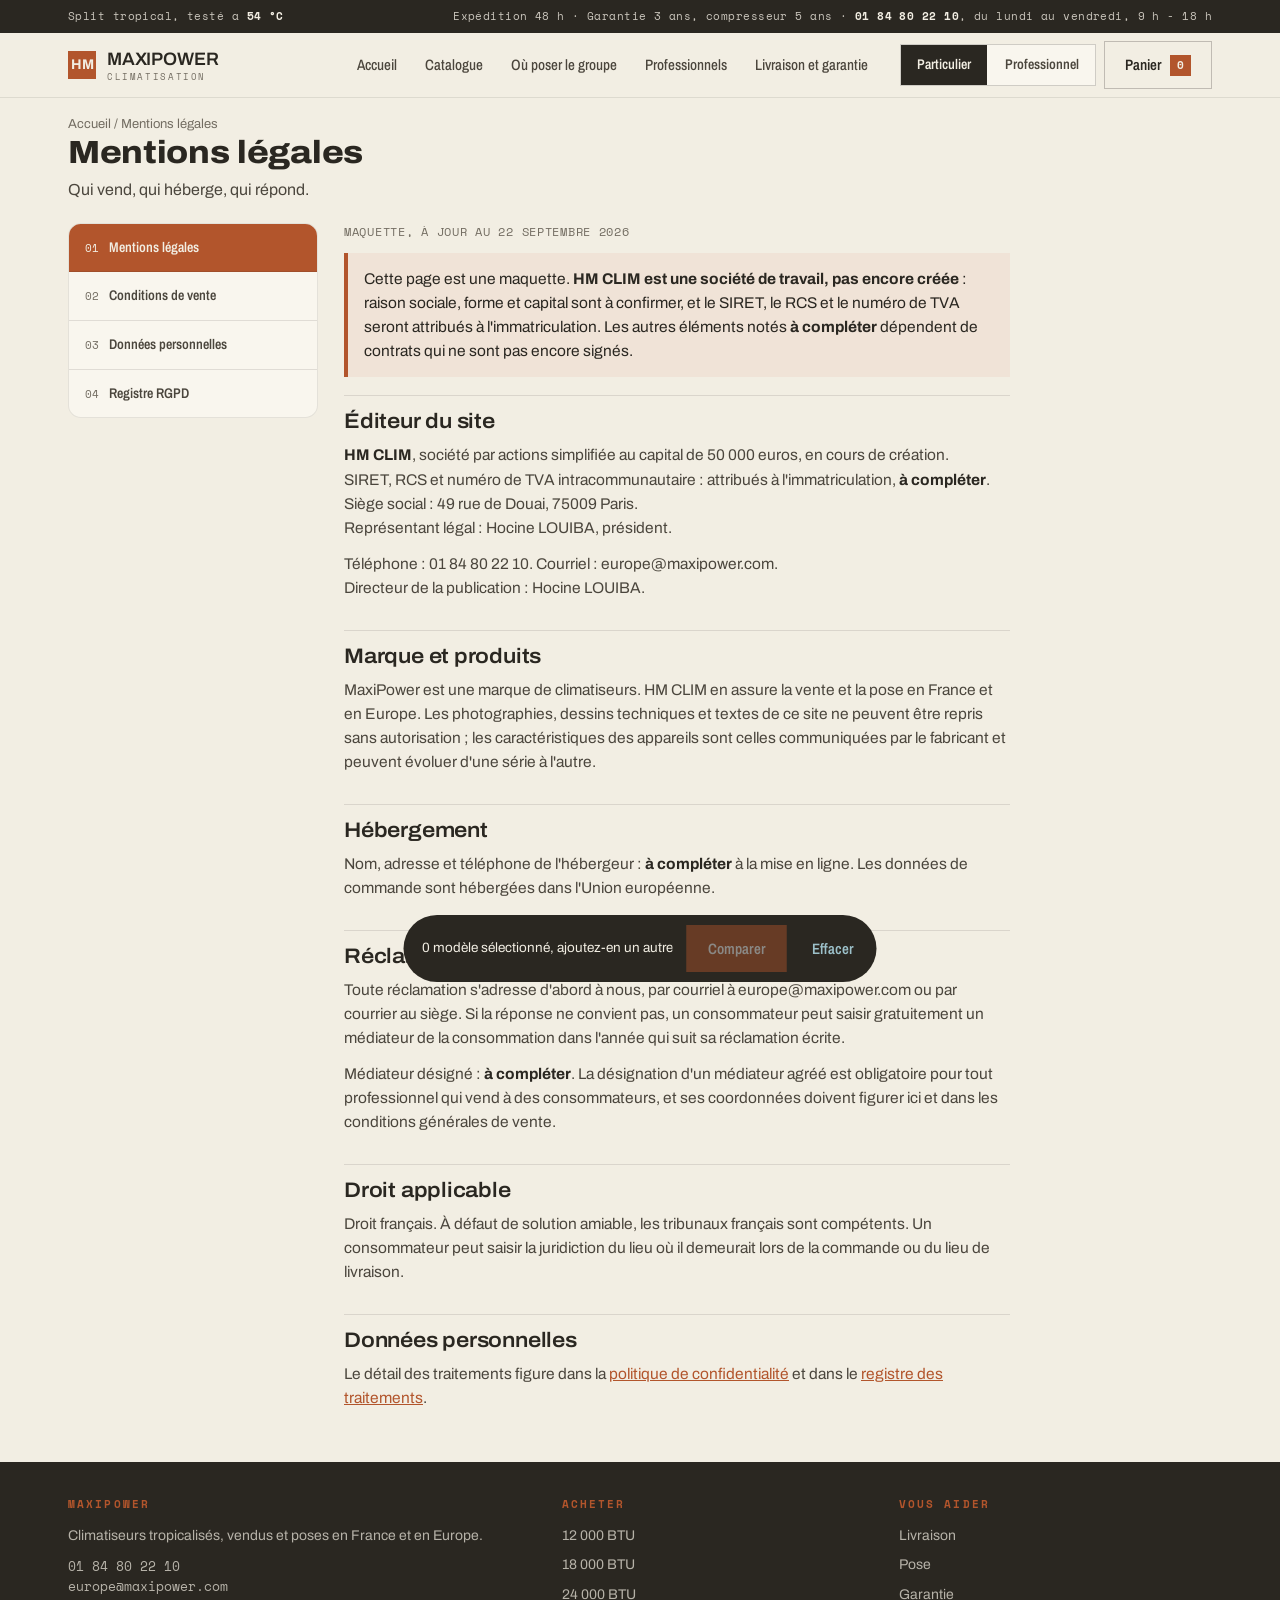
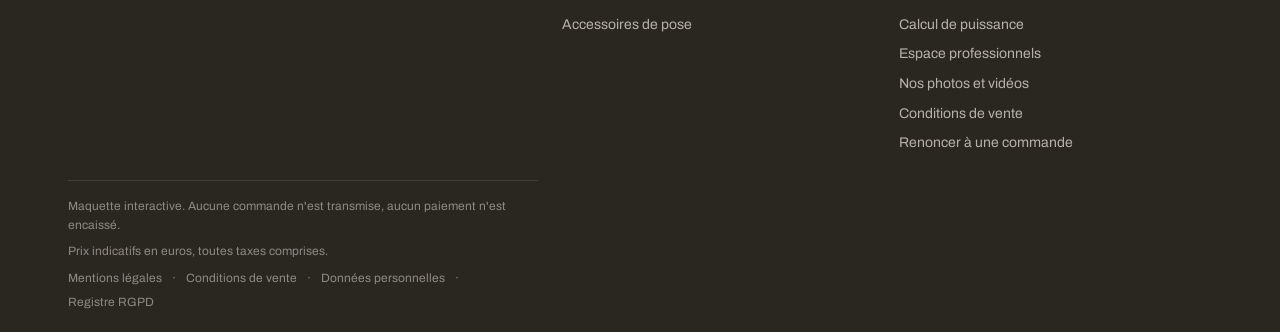
<file: mentions-legales/index.html>
<!DOCTYPE html>
<html lang="fr">
<head>
<meta charset="utf-8">
<meta name="viewport" content="width=device-width, initial-scale=1, viewport-fit=cover">
<title>Mentions légales</title>
<meta name="description" content="HM CLIM, éditeur du site : forme juridique, capital, siège, représentant légal, directeur de la publication, hébergeur et médiation de la consommation.">
<link rel="canonical" href="https://chm75009-sketch.github.io/CLIM-/mentions-legales/">
<meta name="theme-color" content="#101010">
<meta property="og:type" content="website">
<meta property="og:site_name" content="MaxiPower">
<meta property="og:title" content="Mentions légales">
<meta property="og:description" content="HM CLIM, éditeur du site : forme juridique, capital, siège, représentant légal, directeur de la publication, hébergeur et médiation de la consommation.">
<meta property="og:url" content="https://chm75009-sketch.github.io/CLIM-/mentions-legales/">
<link rel="icon" href="data:,">
<link rel="preconnect" href="https://fonts.gstatic.com" crossorigin>
<link rel="stylesheet" href="https://fonts.googleapis.com/css2?family=Archivo:wght@400;500;600;700&amp;family=Archivo+Narrow:wght@500;600;700&amp;family=Space+Mono:wght@400;700&amp;display=swap">
<link rel="stylesheet" href="../style.css">
</head>
<body data-ecran="legal" data-onglet="mentions">

<div class="annonce">
  <div class="zone">
    <span>Split tropical, testé a <b>54 &deg;C</b></span>
    <span>Expédition 48 h &middot; Garantie 3 ans, compresseur 5 ans &middot; <b>01 84 80 22 10</b>, du lundi au vendredi, 9 h - 18 h</span>
  </div>
</div>

<header class="chapeau">
  <div class="zone">
    <a href="../" class="marque" data-aller="accueil">
      <span class="sceau">HM</span>
      <span class="marque-nom">MAXIPOWER<span>CLIMATISATION</span></span>
    </a>
    <nav class="liens">
      <a href="../" data-aller="accueil">Accueil</a>
      <a href="../catalogue/" data-aller="catalogue">Catalogue</a>
      <a href="../ou-poser-le-groupe/" data-aller="pose">Où poser le groupe</a>
      <a href="../professionnels/" data-aller="pro">Professionnels</a>
      <a href="../livraison-pose-garantie/" data-aller="infos">Livraison et garantie</a>
    </nav>
    <div class="outils">
      <span class="jeton-societe" id="jeton-societe" hidden><span class="rond"></span><span class="nom"></span></span>
      <div class="segments" role="group" aria-label="Type de client">
        <button type="button" data-mode="part" aria-pressed="true">Particulier</button>
        <button type="button" data-mode="pro" aria-pressed="false">Professionnel</button>
      </div>
      <button class="bouton" data-aller="panier" type="button">Panier <span class="compte" id="compte">0</span></button>
      <button class="burger" id="burger" type="button" aria-label="Ouvrir le menu" aria-expanded="false" aria-controls="menu">
        <svg width="20" height="14" viewBox="0 0 20 14" fill="none" stroke="currentColor" stroke-width="2" stroke-linecap="round"><path d="M1 1h18M1 7h18M1 13h18"/></svg>
      </button>
    </div>
  </div>
  <nav class="menu" id="menu" aria-label="Menu principal">
    <a href="../" data-aller="accueil">Accueil <span class="flottant">calcul de puissance</span></a>
    <a href="../catalogue/" data-aller="catalogue">Catalogue <span class="flottant">14 références</span></a>
    <a href="../" data-aller="accueil" data-ancre="atelier">Nos photos et vidéos <span class="flottant">l'atelier</span></a>
    <div class="groupe">Par puissance</div>
    <a data-puissance="12000">12 000 BTU <span class="flottant">14 à 26 m&sup2;</span></a>
    <a data-puissance="18000">18 000 BTU <span class="flottant">24 à 38 m&sup2;</span></a>
    <a data-puissance="24000">24 000 BTU <span class="flottant">36 à 58 m&sup2;</span></a>
    <a data-accessoires>Accessoires de pose <span class="flottant">4 références</span></a>
    <a href="../ou-poser-le-groupe/" data-aller="pose">Où poser le groupe <span class="flottant">démarches</span></a>
    <div class="groupe">Professionnels</div>
    <a href="../professionnels/" data-aller="pro">Hôtel, restaurant, bar, bureau <span class="flottant">devis en ligne</span></a>
    <div class="groupe">Vous aider</div>
    <a href="../livraison-pose-garantie/" data-aller="infos">Livraison, pose, garantie</a>
    <a href="../panier/" data-aller="panier">Panier <span class="flottant" id="menu-compte">0 article</span></a>
    <div class="groupe">Informations légales</div>
    <a href="../mentions-legales/" data-legal="mentions">Mentions légales</a>
    <a href="../conditions-de-vente/" data-legal="cgv">Conditions de vente <span class="flottant">particuliers et pros</span></a>
    <a href="../donnees-personnelles/" data-legal="donnees">Données personnelles <span class="flottant">RGPD</span></a>
    <a href="../retractation/" data-aller="retractation">Renoncer à une commande <span class="flottant">14 jours</span></a>
  </nav>
</header>

<main>
  <!-- ================= ACCUEIL ================= -->
  <div class="ecran actif" id="ecran-accueil">
    <!-- l'usine d'abord : photo plein cadre -->
    <div class="hero-photo">
      <img src="../medias/brasage-circuit.jpg" alt="Brasage du circuit frigorifique dans l'atelier MaxiPower">
      <div class="zone">
        <span class="oeil clair" id="hero-oeil">MaxiPower, fabricant de climatiseurs</span>
        <h1 id="hero-titre">Tout est fluide : <em>le circuit, la livraison, la pose.</em></h1>
        <p class="chapo" id="hero-chapo">Dix modèles tropicalisés, de 12 000 à 24 000 BTU, à partir de 449 &euro;. Ils rafraîchissent l'été, chauffent l'hiver et tiennent la canicule jusqu'à 54 &deg;C dehors. Livrés sous 48 heures, posés par un frigoriste certifié, garantis 3 ans et 5 ans sur le compresseur.</p>
        <div class="actions" id="hero-actions">
          <button class="bouton fort grand" type="button" data-aller="catalogue">Voir les climatiseurs</button>
          <button class="bouton grand clair" type="button" id="vers-pupitre">Calculer ma puissance</button>
        </div>
        <span class="credit-photo">Atelier de montage &middot; brasage du circuit, unité par unité</span>
      </div>
    </div>

    <div class="preuves">
      <div class="zone">
        <div class="preuve"><div><div class="val">4,7 / 5</div><div class="etoiles">&#9733;&#9733;&#9733;&#9733;&#9733;</div><div class="quoi">1 284 avis clients vérifiés</div></div></div>
        <div class="preuve"><div><div class="val">12 400</div><div class="quoi">climatiseurs posés en France</div></div></div>
        <div class="preuve"><div><div class="val">120</div><div class="quoi">installateurs partenaires, toutes régions</div></div></div>
        <div class="preuve"><div><div class="val">2010</div><div class="quoi">fabricant, dix modèles au catalogue</div></div></div>
        <div class="preuve" id="hero-faits" hidden></div>
      </div>
    </div>

    <section class="zone" id="atelier">
      <div class="tete">
        <div>
          <span class="oeil">Dans notre atelier</span>
          <h2>Nos photos et vidéos</h2>
          <p>Le circuit frigorifique est brasé à la main, unité par unité, puis mis sous pression et contrôlé avant d'être fermé. Voilà ce qu'il y a derrière les dix modèles du catalogue.</p>
        </div>
      </div>
      <div class="medias">
        <div class="cadre-video">
          <video controls preload="metadata" playsinline poster="../medias/affiche.jpg">
            <source src="../medias/atelier-maxipower.mp4" type="video/mp4">
            Votre navigateur ne peut pas lire cette vidéo.
          </video>
          <span class="legende">Vidéo &middot; montage d'un groupe</span>
        </div>
        <div class="galerie">
          <figure class="cliche"><img src="../medias/atelier-ensemble.jpg" alt="Établi de montage, groupes extérieurs alignés" loading="lazy"><figcaption>L'établi de montage</figcaption></figure>
          <figure class="cliche"><img src="../medias/brasage-circuit.jpg" alt="Brasage du circuit frigorifique sur un groupe" loading="lazy"><figcaption>Brasage du circuit</figcaption></figure>
          <figure class="cliche"><img src="../medias/controle-echangeur.jpg" alt="Contrôle de l'échangeur et du compresseur" loading="lazy"><figcaption>Contrôle de l'échangeur</figcaption></figure>
          <figure class="cliche"><img src="../medias/circuit-cuivre.jpg" alt="Gros plan sur le circuit en cuivre et le compresseur" loading="lazy"><figcaption>Le cuivre, de près</figcaption></figure>
        </div>
      </div>
    </section>

    <section class="zone">
      <div class="tete"><div><h2>Trois puissances, trois usages</h2><p>La règle tient en une ligne : environ 520 BTU par mètre carré, un peu plus si la pièce prend le soleil ou s'ouvre sur la cuisine.</p></div></div>
      <div class="trois">
        <button class="porte" type="button" data-puissance="12000"><b class="btu">12 000 BTU</b><span class="piece">Chambre, bureau, 14 à 26 m&sup2;</span><span class="des">À partir de 449 &euro;, quatre modèles</span></button>
        <button class="porte" type="button" data-puissance="18000"><b class="btu">18 000 BTU</b><span class="piece">Séjour, grande chambre, 24 à 38 m&sup2;</span><span class="des">À partir de 649 &euro;, quatre modèles</span></button>
        <button class="porte" type="button" data-puissance="24000"><b class="btu">24 000 BTU</b><span class="piece">Salon ouvert, plateau, 36 à 58 m&sup2;</span><span class="des">À partir de 899 &euro;, trois modèles</span></button>
      </div>
    </section>

    <section class="zone" style="padding-top:0">
      <div class="tete"><div><h2>Les plus vendus</h2><p>Trois modèles qui couvrent les neuf demandes sur dix.</p></div>
        <button class="bouton" type="button" data-aller="catalogue">Tout le catalogue</button></div>
      <div class="grille" id="vedettes"></div>
    </section>

    <section class="zone" id="outil">
      <div class="pupitre">
        <h2>Outil de calcul, gratuit</h2>
        <p class="titre-outil">Quelle puissance pour votre pièce ?</p>
        <p class="mode-emploi">Déplacez le curseur sur la surface à climatiser, cochez ce qui s'applique : nous affichons les BTU nécessaires, puis les modèles qui correspondent. Un 24 000 BTU dans une chambre de 14 m&sup2; refroidit trop vite, s'arrête, redémarre, et vous paye la facture de ces démarrages.</p>
        <div class="etiquette-lecture">Puissance nécessaire</div>
        <div class="lecture">
          <span class="chiffre mono" id="lecture-btu">12 000</span>
          <span class="unite">BTU/h<br><span class="mono" id="lecture-kw" style="letter-spacing:0">3,5 kW</span></span>
        </div>
        <div class="reglette">
          <label for="surface">Surface de la pièce <b class="mono" id="lecture-surface">22 m&sup2;</b></label>
          <input type="range" id="surface" min="8" max="60" step="1" value="22">
          <div class="graduations"><span>8 m&sup2;</span><span>20</span><span>34</span><span>46</span><span>60 m&sup2;</span></div>
        </div>
        <div class="options">
          <label class="bascule" for="soleil"><input type="checkbox" id="soleil"> Plein soleil ou dernier étage</label>
          <label class="bascule" for="hauteur"><input type="checkbox" id="hauteur"> Plafond au-dessus de 3 m</label>
          <label class="bascule" for="monde"><input type="checkbox" id="monde"> Salon, cuisine ouverte</label>
        </div>
        <div class="verdict">
          <p id="verdict-texte">Pour 22 m&sup2; sans contrainte, il faut un <b>12 000 BTU</b>.</p>
          <button class="bouton fort" id="voir-modeles" type="button">Voir les modèles</button>
        </div>
      </div>
    </section>

    <section class="zone" style="padding-top:0">
      <div class="plaque">
        <div>
          <span class="plaque-titre">Adresse du site</span>
          <a class="plaque-lien mono" href="https://chm75009-sketch.github.io/CLIM-/">chm75009-sketch.github.io/CLIM-</a>
        </div>
        <div class="plaque-version">
          <span class="plaque-titre">Version</span>
          <span class="mono">1.0<small>26 septembre 2026</small></span>
        </div>
      </div>
    </section>

    <section class="zone" style="padding-top:0">
      <div class="tete"><div><h2>Ce qu'en disent les clients</h2></div></div>
      <div class="avis">
        <blockquote><span class="etoiles">&#9733;&#9733;&#9733;&#9733;&#9733;</span><p>Pose un mardi matin, deux heures, mur percé proprement et bâche au sol. L'appareil est si silencieux que je vérifie l'écran pour savoir s'il tourne.</p><cite>Sabrina M., Montpellier, Inverter Smart 18</cite></blockquote>
        <blockquote><span class="etoiles">&#9733;&#9733;&#9733;&#9733;&#9733;</span><p>J'avais pris trop gros la première fois, chez un autre. Le calcul du site m'a mis sur du 12 000 et c'est exactement ce qu'il fallait pour la chambre.</p><cite>Karim B., Lyon, Inverter 12</cite></blockquote>
        <blockquote><span class="etoiles">&#9733;&#9733;&#9733;&#9733;&#9734;</span><p>Facture d'août divisée par deux par rapport au vieux mobile. Un point en moins parce que la livraison a pris cinq jours, pas deux.</p><cite>Nathalie R., Bordeaux, Inverter 24</cite></blockquote>
      </div>
    </section>
  </div>

  <!-- ================= CATALOGUE ================= -->
  <div class="ecran" id="ecran-catalogue">
    <div class="zone">
      <div class="fil"><a href="../" data-aller="accueil">Accueil</a> / Catalogue</div>
      <div class="tete"><div><h2>Le catalogue</h2><p>Dix splits tropicalisés et quatre accessoires de pose. Prix TTC, livraison offerte, pose en option.</p></div></div>

      <div class="catalogue">
        <aside class="filtres cache" id="filtres">
          <div class="bloc-filtre">
            <p>Puissance</p>
            <label class="case"><input type="checkbox" data-filtre="btu" value="12000"> 12 000 BTU <span class="nb" data-nb="btu-12000"></span></label>
            <label class="case"><input type="checkbox" data-filtre="btu" value="18000"> 18 000 BTU <span class="nb" data-nb="btu-18000"></span></label>
            <label class="case"><input type="checkbox" data-filtre="btu" value="24000"> 24 000 BTU <span class="nb" data-nb="btu-24000"></span></label>
          </div>
          <div class="bloc-filtre">
            <p>Surface de la pièce</p>
            <label class="case"><input type="checkbox" data-filtre="surface" value="0-25"> Moins de 25 m&sup2;</label>
            <label class="case"><input type="checkbox" data-filtre="surface" value="25-40"> 25 à 40 m&sup2;</label>
            <label class="case"><input type="checkbox" data-filtre="surface" value="40-60"> Plus de 40 m&sup2;</label>
          </div>
          <div class="bloc-filtre">
            <p>Technologie</p>
            <label class="case"><input type="checkbox" data-filtre="tech" value="inverter"> Inverter <span class="nb" data-nb="tech-inverter"></span></label>
            <label class="case"><input type="checkbox" data-filtre="tech" value="classe"> Classe A <span class="nb" data-nb="tech-classe"></span></label>
            <label class="case"><input type="checkbox" data-filtre="tech" value="accessoire"> Accessoires <span class="nb" data-nb="tech-accessoire"></span></label>
          </div>
          <div class="bloc-filtre">
            <p>Confort</p>
            <label class="case"><input type="checkbox" data-filtre="wifi" value="1"> Pilotage par téléphone</label>
            <label class="case"><input type="checkbox" data-filtre="silence" value="1"> Moins de 35 dB</label>
          </div>
          <div class="bloc-filtre">
            <p>Prix maximum <span class="mono" id="valeur-prix" style="float:right">1 300 &euro;</span></p>
            <input type="range" id="prix-max" min="50" max="1300" step="50" value="1300">
          </div>
          <div class="bloc-filtre">
            <button class="bouton" type="button" id="vider-filtres" style="width:100%">Tout effacer</button>
          </div>
        </aside>

        <div>
          <div class="recherche">
            <svg width="16" height="16" viewBox="0 0 24 24" fill="none" stroke="currentColor" stroke-width="2"><circle cx="11" cy="11" r="7"/><path d="M20 20l-3.5-3.5"/></svg>
            <input type="search" id="q" placeholder="Chercher un modèle, une référence, 18 000..." aria-label="Rechercher">
          </div>
          <div id="bandeau-pro" hidden style="border:1.5px solid var(--ink); background:var(--ember-voile); padding:12px 14px; margin-bottom:14px; font-size:14px">
            <b>Tarif professionnel.</b> Prix hors taxes, remise de 5 % dès 3 unités, 10 % dès 6, 15 % dès 10, appliquée au devis.
          </div>
          <div class="barre">
            <span class="compteur" id="compteur">14 références</span>
            <button class="bouton replier" type="button" id="bouton-filtres">Filtres</button>
            <select id="tri" aria-label="Trier">
              <option value="conseil">Conseillé pour ma pièce</option>
              <option value="prix-croissant">Prix croissant</option>
              <option value="prix-decroissant">Prix décroissant</option>
              <option value="conso">Consommation la plus basse</option>
              <option value="bruit">Le plus silencieux</option>
            </select>
          </div>
          <div class="grille" id="grille"></div>
        </div>
      </div>
    </div>
  </div>

  <!-- ================= FICHE ================= -->
  <div class="ecran" id="ecran-produit">
    <div class="zone">
      <div class="fil"><a href="../" data-aller="accueil">Accueil</a> / <a href="../catalogue/" data-aller="catalogue">Catalogue</a> / <span id="fil-produit"></span></div>
      <div class="fiche" id="fiche"></div>
      <section style="padding-top:0">
        <div class="tete"><div><h2>Dans la même puissance</h2></div></div>
        <div class="grille" id="proches"></div>
      </section>
    </div>
  </div>

  <!-- ================= PANIER ================= -->
  <div class="ecran" id="ecran-panier">
    <div class="zone">
      <div class="fil"><a href="../" data-aller="accueil">Accueil</a> / Panier</div>
      <div class="tete"><div><h2 id="titre-panier">Votre panier</h2></div></div>
      <div class="panier">
        <div id="lignes"></div>
        <aside class="recap" id="recap-panier"></aside>
      </div>
    </div>
  </div>

  <!-- ================= COMMANDE ================= -->
  <div class="ecran" id="ecran-commande">
    <div class="zone">
      <div class="fil"><a href="../panier/" data-aller="panier">Panier</a> / Commande</div>
      <div class="tete"><div><h2 id="titre-commande">Votre commande</h2><p id="sous-commande">Trois blocs, rien de plus. Le paiement n'est pas encaissé, c'est une maquette.</p></div></div>
      <div class="commande">
        <form id="form-commande" novalidate>
          <div class="carte-form">
            <h3><b>1</b> Vos coordonnées</h3>
            <div class="formulaire">
              <div class="champ"><label for="nom">Nom et prénom</label><input id="nom" placeholder="Prénom Nom" required></div>
              <div class="duo">
                <div class="champ"><label for="courriel">Courriel</label><input id="courriel" type="email" placeholder="vous@exemple.fr" required></div>
                <div class="champ"><label for="tel">Téléphone</label><input id="tel" type="tel" placeholder="06 12 34 56 78" required></div>
              </div>
            </div>
          </div>
          <div class="carte-form">
            <h3><b>2</b> Livraison et pose</h3>
            <div class="formulaire">
              <div class="champ"><label for="adresse">Adresse</label><input id="adresse" placeholder="12 rue des Lilas" required></div>
              <div class="duo">
                <div class="champ"><label for="cp">Code postal</label><input id="cp" inputmode="numeric" placeholder="75011" required></div>
                <div class="champ"><label for="ville">Ville</label><input id="ville" placeholder="Paris" required></div>
              </div>
              <div class="champ"><label for="creneau">Créneau souhaité</label>
                <select id="creneau">
                  <option>Dès que possible, le matin</option>
                  <option>Dès que possible, l'après-midi</option>
                  <option>Sous quinze jours</option>
                  <option>Je rappellerai pour fixer</option>
                </select>
              </div>
              <div class="champ"><label for="etage">Étage et accès</label><input id="etage" placeholder="3e étage, ascenseur, balcon sur cour"></div>
            </div>
          </div>
          <div class="carte-form" id="bloc-reglement">
            <h3><b>3</b> Règlement</h3>
            <label class="mode"><input type="radio" name="reglement" value="carte" checked> Carte bancaire <span class="detail">à la commande</span></label>
            <label class="mode"><input type="radio" name="reglement" value="3fois"> Trois fois sans frais <span class="detail" id="detail-3fois">3 x 0 &euro;</span></label>
            <label class="mode"><input type="radio" name="reglement" value="virement"> Virement <span class="detail">sous 48 h</span></label>
          </div>
          <div class="carte-form">
            <h3><b>4</b> Ce que vous acceptez</h3>
            <label class="engagement"><input type="checkbox" id="accepte-cgv"> <span id="texte-accepte">J'ai lu et j'accepte les conditions générales de vente, et j'ai pris connaissance de la politique de confidentialité.</span></label>
            <p class="aide-champ">Les lire : <a href="../conditions-de-vente/" data-legal="cgv">conditions de vente</a> &middot; <a href="../donnees-personnelles/" data-legal="donnees">données personnelles</a> &middot; <a href="../mentions-legales/" data-legal="mentions">mentions légales</a></p>
            <label class="engagement" id="ligne-pose-expresse" hidden><input type="checkbox" id="accepte-pose"> <span>Je demande que la pose et la mise en service aient lieu avant la fin du délai de rétractation, et je renonce expressément à ce droit pour cette seule prestation, une fois qu'elle est exécutée.</span></label>
            <p class="aide-champ" id="rappel-droits">Quatorze jours pour vous rétracter, à compter du lendemain de la réception, frais de retour à notre charge. Les garanties légales de conformité et des vices cachés s'appliquent en plus de notre garantie de trois ans.</p>
          </div>
        </form>
        <aside class="recap" id="recap-commande"></aside>
      </div>
    </div>
  </div>

  <!-- ================= CONFIRMATION ================= -->
  <div class="ecran" id="ecran-fini">
    <div class="zone" style="padding-block:50px">
      <div class="fini">
        <div class="coche">&#10003;</div>
        <h2>Commande enregistrée</h2>
        <p class="numero" id="numero"></p>
        <p style="color:var(--ink-2)" id="recap-fin"></p>
        <p style="color:var(--ink-3); font-size:12.5px; margin-top:18px">Maquette : rien n'a été transmis, rien n'a été encaissé.</p>
        <button class="bouton grand fort" type="button" data-aller="accueil" style="margin-top:12px">Revenir à la boutique</button>
        <p class="aide-champ" style="margin-top:16px">Vous avez quatorze jours pour changer d'avis, à compter du lendemain de la réception : <a href="../retractation/" data-aller="retractation">renoncer au contrat ici</a>.</p>
      </div>
    </div>
  </div>

  <!-- ================= OÙ POSER LE GROUPE ================= -->
  <div class="ecran" id="ecran-pose">
    <div class="zone">
      <div class="fil"><a href="../" data-aller="accueil">Accueil</a> / Où poser le groupe</div>
      <div class="tete">
        <div>
          <span class="oeil">Avant d'acheter</span>
          <h2>Où poser le groupe extérieur</h2>
          <p>Six questions, et vous savez quelles démarches vous attendent : mairie, copropriété, secteur protégé, voisinage. Chaque réponse cite le texte sur lequel elle s'appuie.</p>
        </div>
      </div>

      <div class="atelier">
        <div class="panneau-config" id="questions-pose"></div>
        <aside class="devis" id="reponse-pose"></aside>
      </div>

      <section style="padding-top:24px">
        <p style="font-size:13px; color:var(--ink-2); border-top:1.5px solid var(--ink); padding-top:14px; max-width:70ch">
          Cet outil est une aide au repérage, pas un avis juridique. Le plan local d'urbanisme de votre commune et le règlement de votre copropriété peuvent être plus stricts que la règle générale : la mairie et le syndic ont toujours le dernier mot. Sources consultées le 13 septembre 2026 : service-public.gouv.fr, fiches F36778 sur l'autorisation d'urbanisme d'un climatiseur, F17578 sur la modification de l'aspect extérieur, F31513 sur les travaux en copropriété et F612 sur les bruits de voisinage.
        </p>
      </section>
    </div>
  </div>

  <!-- ================= PROFESSIONNELS ================= -->
  <div class="ecran" id="ecran-pro">
    <div class="pro-tete">
      <div class="zone">
        <div>
          <span class="oeil" style="background:rgba(242,118,46,.16); color:#F7A35F">Hôtellerie, restauration, bureaux</span>
          <h1>Un devis fluide,<em>un chantier sans fuite.</em></h1>
          <p>Dites combien de chambres, de mètres carrés de salle ou de postes de travail. Nous sortons la liste des appareils, les quantités, la remise de volume et le prix posé.</p>
        </div>
        <div class="pro-avantages">
          <div class="pro-avantage"><i>-15 %</i><span><b>Remise de volume</b>Dès trois appareils, puis six, puis dix.</span></div>
          <div class="pro-avantage"><i>6 h</i><span><b>Pose hors service</b>Les équipes interviennent tôt le matin ou après la fermeture.</span></div>
          <div class="pro-avantage"><i>48 h</i><span><b>Dépannage prioritaire</b>Un contrat de maintenance, un interlocuteur, une intervention sous 48 heures.</span></div>
        </div>
      </div>
    </div>

    <div class="zone">
      <!-- inscription -->
      <div id="pro-travail">
        <section>
          <div class="bandeau-compte" id="bandeau-compte"></div>
          <div class="tete"><div><h2>Évaluez vos besoins</h2>
            <span class="oeil" style="margin-top:12px">Sélectionnez votre activité</span><p>Chaque activité a ses contraintes : le bruit dans une chambre, les apports de cuisine en salle, la chaleur des machines dans un bureau.</p></div></div>
          <div class="metiers" id="metiers"></div>
        </section>

        <section style="padding-top:0">
          <div class="atelier">
            <div class="panneau-config" id="config"></div>
            <aside class="devis" id="devis"></aside>
          </div>
        </section>
      </div>
      <section id="pro-compte" hidden>
        <div class="tete">
          <div>
            <h2>Ouvrir votre compte pour afficher le devis</h2>
            <p>Votre évaluation est prête. Le chiffrage, la remise de volume et l'enregistrement du devis demandent un compte professionnel : trois minutes, un Kbis de moins de trois mois et votre SIRET.</p>
          </div>
        </div>

        <div class="compte-pro">
          <form class="fiche-societe" id="form-societe" novalidate>
            <h3><b>1</b> L'entreprise</h3>
            <div class="formulaire">
              <div class="champ"><label for="raison">Raison sociale</label><input id="raison" placeholder="Hôtel des Voyageurs SARL" required></div>
              <div class="duo">
                <div class="champ"><label for="siret">SIRET</label><input id="siret" inputmode="numeric" maxlength="17" placeholder="123 456 789 00012" required>
                  <div class="aide-champ" id="aide-siret">Quatorze chiffres, clé de contrôle vérifiée.</div></div>
                <div class="champ"><label for="tva">TVA intracommunautaire</label><input id="tva" placeholder="FR12123456789">
                  <div class="aide-champ">Facultatif hors France.</div></div>
              </div>
              <div class="duo">
                <div class="champ"><label for="forme">Forme juridique</label>
                  <select id="forme"><option>SARL</option><option>SAS ou SASU</option><option>EURL</option><option>SA</option><option>Entreprise individuelle</option><option>Association</option><option>Collectivité</option></select></div>
                <div class="champ"><label for="secteur">Activité</label>
                  <select id="secteur"><option value="hotel">Hôtellerie</option><option value="restaurant">Restauration</option><option value="bar">Bar, café, discothèque</option><option value="bureau">Bureaux et tertiaire</option><option value="autre">Autre</option></select></div>
              </div>
              <div class="champ"><label for="siege">Adresse du siège</label><input id="siege" placeholder="18 avenue de la Gare" required></div>
              <div class="duo">
                <div class="champ"><label for="cp-pro">Code postal</label><input id="cp-pro" inputmode="numeric" placeholder="34000" required></div>
                <div class="champ"><label for="ville-pro">Ville</label><input id="ville-pro" placeholder="Montpellier" required></div>
              </div>
            </div>

            <h3><b>2</b> Votre interlocuteur</h3>
            <div class="formulaire">
              <div class="duo">
                <div class="champ"><label for="contact">Nom et prénom</label><input id="contact" placeholder="Prénom Nom" required></div>
                <div class="champ"><label for="fonction">Fonction</label><input id="fonction" placeholder="Directrice d'exploitation"></div>
              </div>
              <div class="duo">
                <div class="champ"><label for="mail-pro">Courriel professionnel</label><input id="mail-pro" type="email" placeholder="contact@société.fr" required></div>
                <div class="champ"><label for="tel-pro">Téléphone</label><input id="tel-pro" type="tel" placeholder="04 67 00 00 00" required></div>
              </div>
            </div>

            <h3><b>3</b> La pièce justificative</h3>
            <div class="formulaire">
              <label class="depot" id="depot-kbis">
                <span class="icone"><svg width="18" height="18" viewBox="0 0 24 24" fill="none" stroke="currentColor" stroke-width="1.8"><path d="M14 3H7a2 2 0 0 0-2 2v14a2 2 0 0 0 2 2h10a2 2 0 0 0 2-2V8z"/><path d="M14 3v5h5"/></svg></span>
                <span><b>Extrait Kbis</b><small id="nom-kbis">De moins de trois mois. PDF ou photo.</small></span>
                <input type="file" id="kbis" accept=".pdf,.jpg,.jpeg,.png">
              </label>
              <label class="engagement"><input type="checkbox" id="conditions" required> J'accepte les conditions générales de vente, j'ai pris connaissance de la politique de confidentialité et je certifie exacts les renseignements portés ci-dessus.</label>
              <p class="aide-champ">Les lire : <a href="../conditions-de-vente/" data-legal="cgv">conditions de vente</a> &middot; <a href="../donnees-personnelles/" data-legal="donnees">données personnelles</a></p>
            </div>

            <button class="bouton fort grand" type="button" id="creer-compte" style="width:100%; margin-top:18px">Ouvrir le compte et accéder au devis</button>
            <div class="aide-champ" style="text-align:center; margin-top:10px">Déjà client ? <a id="lien-connexion" style="cursor:pointer; text-decoration:underline">Retrouver mon compte</a></div>
          </form>

          <aside class="encart">
            <h3>Ce que le compte ouvre</h3>
            <ul>
              <li>Le configurateur et le devis chiffré, metier par metier.</li>
              <li>La remise de volume, de 5 à 15 % selon le nombre d'unités.</li>
              <li>Les prix hors taxes et la facture au nom de la société.</li>
              <li>Un interlocuteur unique et le dépannage sous 48 heures.</li>
            </ul>
            <div class="rappel">Les pièces servent à vérifier l'existence de la société et a ouvrir l'encours. Maquette : aucun fichier n'est envoyé ni conservé.</div>
          </aside>
        </div>
      </section>

      <!-- configurateur, une fois le compte ouvert -->
    </div>
  </div>

  <!-- ================= INFOS ================= -->
  <div class="ecran" id="ecran-infos">
    <div class="zone">
      <div class="fil"><a href="../" data-aller="accueil">Accueil</a> / Livraison et garantie</div>
      <div class="tete"><div><h2>Livraison, pose, garantie</h2><p>Les six questions qu'on nous pose au téléphone, avec la réponse exacte.</p></div></div>
      <div style="max-width:760px">
        <details class="depliant" open><summary>Quand serai-je livré</summary><div class="dedans">Expédition sous 48 heures ouvrées, livraison par transporteur au pied de l'immeuble ou devant la maison. Vous recevez un créneau de deux heures la veille. Pour la Corse et les îles, comptez cinq jours.</div></details>
        <details class="depliant"><summary>Comment se passe la pose</summary><div class="dedans">Un frigoriste certifié vient poser l'unité intérieure, le groupe extérieur et la liaison, jusqu'à quatre mètres. Il met en service, vérifie l'étanchéité et signe le certificat qui ouvre la garantie. Comptez trois heures pour un monosplit. Au-delà de quatre mètres de liaison, le supplément est annoncé avant l'intervention.</div></details>
        <details class="depliant"><summary>Puis-je poser moi-même</summary><div class="dedans">Le raccordement du circuit frigorifique demande un professionnel certifié. Vous pouvez préparer le percement et le support, nous faisons le reste. Les climatiseurs livrés avec liaison préremplie ne dispensent pas de la mise en service.</div></details>
        <details class="depliant"><summary>Si l'appareil ne me convient pas</summary><div class="dedans">Tant qu'il n'est pas posé et qu'il est dans son emballage, vous avez quatorze jours pour nous dire que vous vous rétractez, à compter du lendemain de la réception. Nous remboursons la totalité, frais de livraison compris, au plus tard quatorze jours après avoir reçu votre décision. Le retour est à notre charge. Une fois l'appareil posé et mis en service, il n'est plus repris.</div></details>
        <details class="depliant"><summary>Que couvre la garantie commerciale</summary><div class="dedans">Trois ans sur l'appareil, cinq ans sur le compresseur, à partir de la date de mise en service. Pièces, main-d'oeuvre et déplacement compris. Elle tombe si un tiers non certifié ouvre le circuit. Elle s'ajoute aux garanties légales ci-dessous et ne les remplace pas.</div></details>
        <details class="depliant"><summary>Et les garanties légales</summary><div class="dedans">Elles sont dues quoi qu'il arrive, sans frais. La garantie légale de conformité vous donne deux ans à compter de la livraison ; pendant ces deux ans, sur un appareil neuf, c'est à nous de prouver que le défaut n'existait pas à la vente. Vous choisissez la réparation ou le remplacement, sous trente jours ; une réparation prolonge la garantie de douze mois. Si rien de tout cela n'est possible, vous obtenez une réduction du prix ou le remboursement. La garantie des vices cachés, elle, vous donne deux ans à compter du jour où vous découvrez le défaut. Le détail figure dans les <a href="../conditions-de-vente/" data-legal="cgv">conditions de vente</a>.</div></details>
        <details class="depliant"><summary>Faut-il un entretien</summary><div class="dedans">Nettoyage des filtres tous les mois d'utilisation, cela se fait à l'eau tiède. Une visite annuelle, 129 euros, vérifie les pressions, les échangeurs et le bac a condensats. Elle n'est pas obligatoire pour valider la garantie.</div></details>
      </div>
    </div>
  </div>


  <!-- ================= RÉTRACTATION ================= -->
  <div class="ecran" id="ecran-retractation">
    <div class="zone">
      <div class="fil"><a href="../" data-aller="accueil">Accueil</a> / Renoncer à une commande</div>
      <div class="tete">
        <div>
          <span class="oeil">Quatorze jours, sans justification</span>
          <h2>Renoncer au contrat ici</h2>
          <p>Remplissez ces quelques lignes et confirmez : votre rétractation est enregistrée, et nous vous en accusons réception avec la date et l'heure. Vous n'avez aucun motif à donner.</p>
        </div>
      </div>

      <div class="retract" id="retract">
        <form class="carte-form" id="form-retract" novalidate style="margin-bottom:0">
          <h3><b>1</b> Votre commande</h3>
          <div class="formulaire">
            <div class="duo">
              <div class="champ"><label for="r-numero">Numéro de commande</label><input id="r-numero" placeholder="HM-2026-1234" required></div>
              <div class="champ"><label for="r-recue">Date de réception</label><input id="r-recue" type="date" required></div>
            </div>
            <div class="champ"><label for="r-objet">Ce que vous renvoyez</label>
              <select id="r-objet">
                <option>Toute la commande</option>
                <option>Un seul appareil</option>
                <option>Un accessoire</option>
              </select>
            </div>
          </div>

          <h3 style="margin-top:22px"><b>2</b> Vous</h3>
          <div class="formulaire">
            <div class="champ"><label for="r-nom">Nom et prénom</label><input id="r-nom" placeholder="Prénom Nom" required></div>
            <div class="duo">
              <div class="champ"><label for="r-mail">Courriel</label><input id="r-mail" type="email" placeholder="vous@exemple.fr" required></div>
              <div class="champ"><label for="r-tel">Téléphone</label><input id="r-tel" type="tel" placeholder="06 12 34 56 78"></div>
            </div>
            <div class="champ"><label for="r-motif">Un mot, si vous voulez (facultatif)</label><input id="r-motif" placeholder="Rien d'obligatoire ici"></div>
          </div>

          <button class="bouton fort grand" type="button" id="confirmer-retract" style="width:100%; margin-top:20px">Confirmer la rétractation</button>
          <p class="aide-champ" style="text-align:center; margin-top:10px">Maquette : rien n'est transmis.</p>
        </form>

        <aside class="encart">
          <h3>Ce qui se passe ensuite</h3>
          <ul>
            <li>Nous vous envoyons l'accusé de réception, avec la date et l'heure de votre demande.</li>
            <li>Vous renvoyez l'appareil complet, dans son emballage, sous quatorze jours. Les frais de retour sont à notre charge.</li>
            <li>Nous remboursons la totalité, frais de livraison standard compris, au plus tard quatorze jours après avoir reçu votre décision, par le même moyen de paiement.</li>
          </ul>
          <div class="rappel">La rétractation ne joue plus une fois l'appareil posé et mis en service, parce que la prestation a été exécutée à votre demande expresse. Entre professionnels, elle ne s'applique pas, sauf cinq salariés au plus et commande hors activité principale.</div>
          <div class="rappel">Vous préférez écrire ? <a href="../conditions-de-vente/" data-legal="cgv">Le formulaire type</a> figure au bas des conditions de vente. Un courrier, un courriel ou toute déclaration sans ambiguïté suffisent.</div>
        </aside>
      </div>

      <div id="accuse-retract" hidden>
        <div class="fini">
          <div class="coche">&#10003;</div>
          <h2>Rétractation enregistrée</h2>
          <p class="numero" id="r-reference"></p>
          <p style="color:var(--ink-2)" id="r-accuse"></p>
          <p style="color:var(--ink-3); font-size:12.5px; margin-top:18px">Maquette : aucun accusé de réception n'est réellement envoyé.</p>
          <button class="bouton grand fort" type="button" data-aller="accueil" style="margin-top:12px">Revenir à la boutique</button>
        </div>
      </div>
    </div>
  </div>

  <!-- ================= INFORMATIONS LÉGALES ================= -->
  <div class="ecran" id="ecran-legal">
    <div class="zone">
      <div class="fil"><a href="../" data-aller="accueil">Accueil</a> / <span id="legal-fil">Mentions légales</span></div>
      <div class="tete"><div><h2 id="legal-titre">Mentions légales</h2><p id="legal-sous">Qui vend, qui héberge, qui répond.</p></div></div>
      <div class="legal-grille">
        <div class="legal-menu" id="legal-menu"></div>
        <div class="legal-corps" id="legal-corps"></div>
      </div>
    </div>
  </div>
</main>

<footer class="socle">
  <div class="zone">
    <div>
      <h4>MaxiPower</h4>
      <p style="margin:0 0 10px">Climatiseurs tropicalisés, vendus et poses en France et en Europe.</p>
      <p class="mono" style="margin:0; font-size:13px">01 84 80 22 10<br>europe@maxipower.com</p>
    </div>
    <div>
      <h4>Acheter</h4>
      <ul>
        <li><a data-puissance="12000">12 000 BTU</a></li>
        <li><a data-puissance="18000">18 000 BTU</a></li>
        <li><a data-puissance="24000">24 000 BTU</a></li>
        <li><a href="../catalogue/" data-aller="catalogue">Accessoires de pose</a></li>
      </ul>
    </div>
    <div>
      <h4>Vous aider</h4>
      <ul>
        <li><a href="../livraison-pose-garantie/" data-aller="infos">Livraison</a></li>
        <li><a href="../livraison-pose-garantie/" data-aller="infos">Pose</a></li>
        <li><a href="../livraison-pose-garantie/" data-aller="infos">Garantie</a></li>
        <li><a href="../" data-aller="accueil">Calcul de puissance</a></li>
        <li><a href="../professionnels/" data-aller="pro">Espace professionnels</a></li>
        <li><a href="../" data-aller="accueil" data-ancre="atelier">Nos photos et vidéos</a></li>
        <li><a href="../conditions-de-vente/" data-legal="cgv">Conditions de vente</a></li>
        <li><a href="../retractation/" data-aller="retractation">Renoncer à une commande</a></li>
      </ul>
    </div>
  </div>
  <div class="zone">
    <div class="mentions">
      <span>Maquette interactive. Aucune commande n'est transmise, aucun paiement n'est encaissé.</span>
      <span id="mention-prix">Prix indicatifs en euros, TTC.</span>
      <span class="liens-legaux"><a href="../mentions-legales/" data-legal="mentions">Mentions légales</a> &middot; <a href="../conditions-de-vente/" data-legal="cgv">Conditions de vente</a> &middot; <a href="../donnees-personnelles/" data-legal="donnees">Données personnelles</a> &middot; <a href="../registre-rgpd/" data-legal="registre">Registre RGPD</a></span>
    </div>
  </div>
</footer>

<div class="barre-comparer" id="barre-comparer">
  <span id="texte-comparer">2 modèles sélectionnés</span>
  <button class="bouton fort" type="button" id="ouvrir-comparateur">Comparer</button>
  <button class="bouton fantome" type="button" id="vider-comparateur" style="color:#9CC0C9">Effacer</button>
</div>

<div class="voile-comp" id="voile-comp">
  <div class="boite-comp">
    <div class="tete-comp"><h2 style="font-size:20px">Comparaison</h2>
      <button class="bouton fantome" type="button" id="fermer-comparateur" aria-label="Fermer">&#10005;</button></div>
    <div class="enveloppe-comp"><table class="tableau-comp" id="table-comp"></table></div>
  </div>
</div>

<div class="message" id="message" role="status" aria-live="polite"></div>

<script src="../boutique.js"></script>
</body>
</html>
</file>
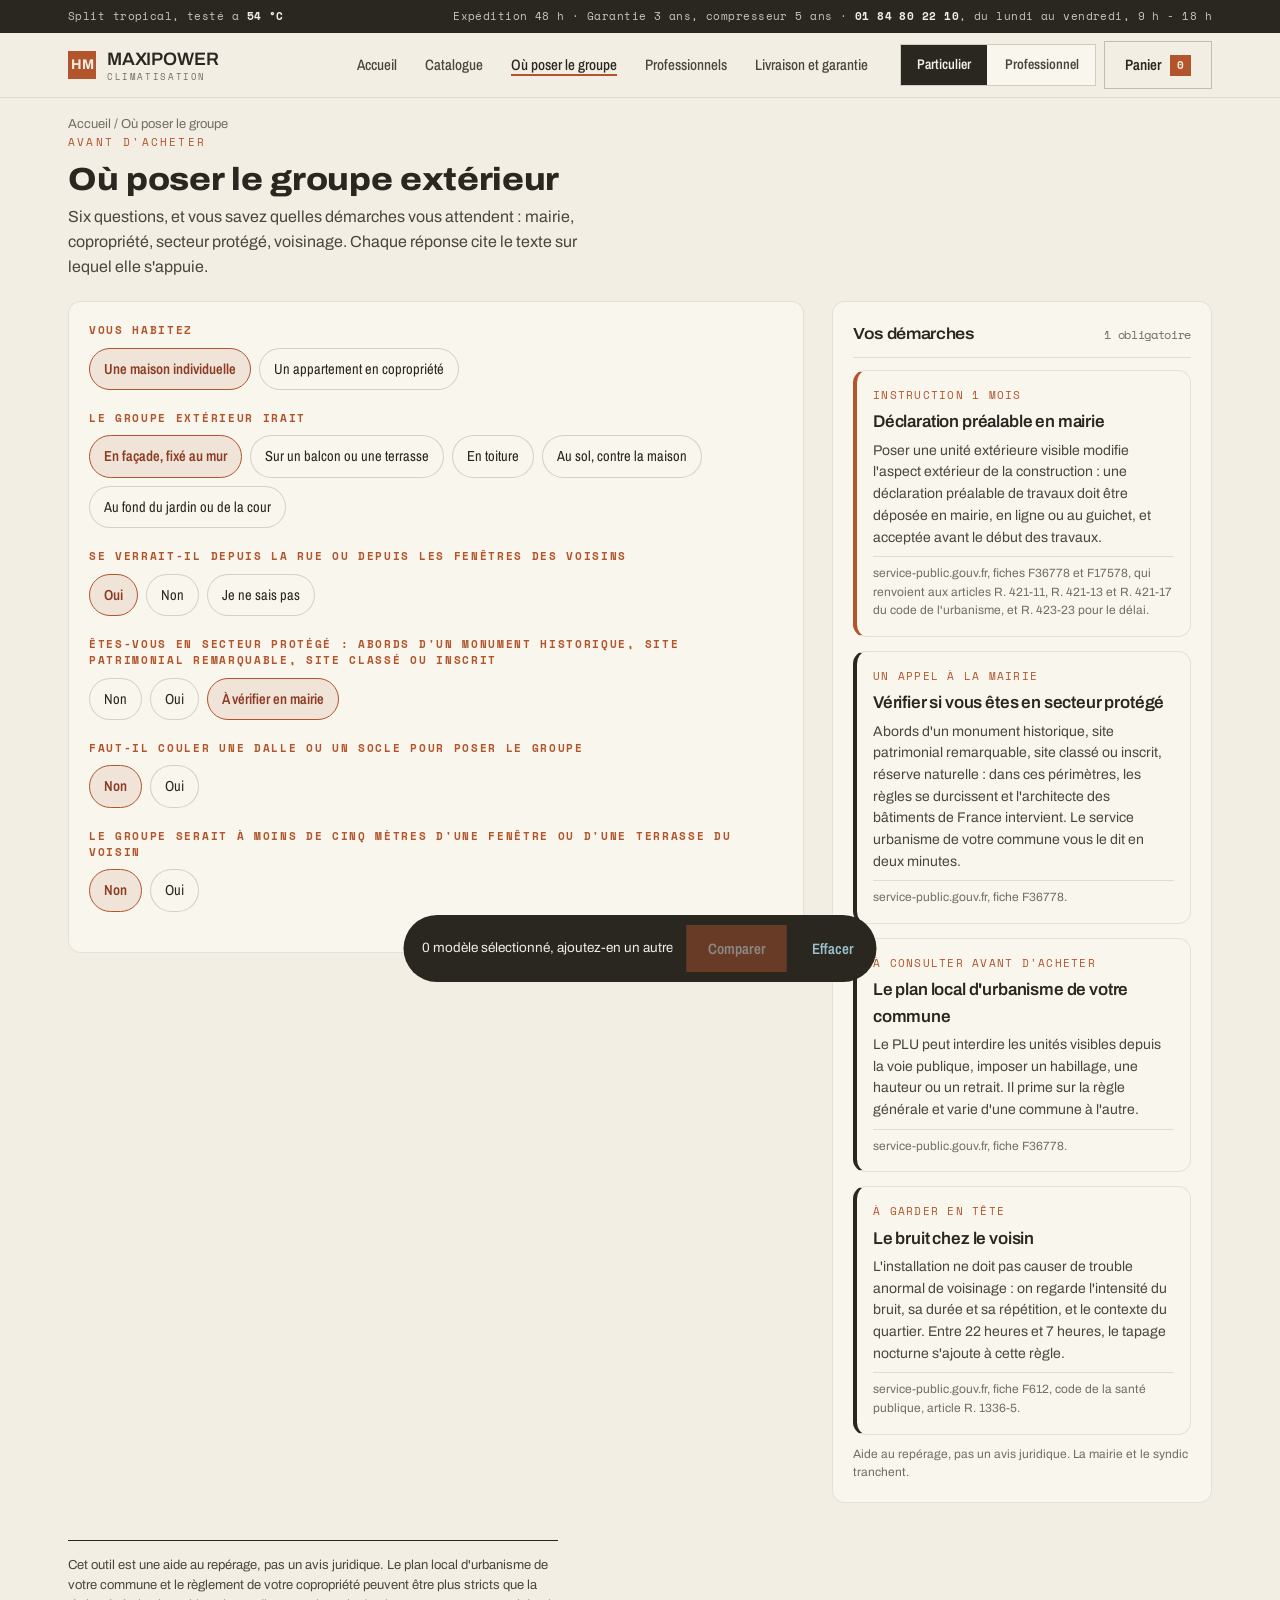
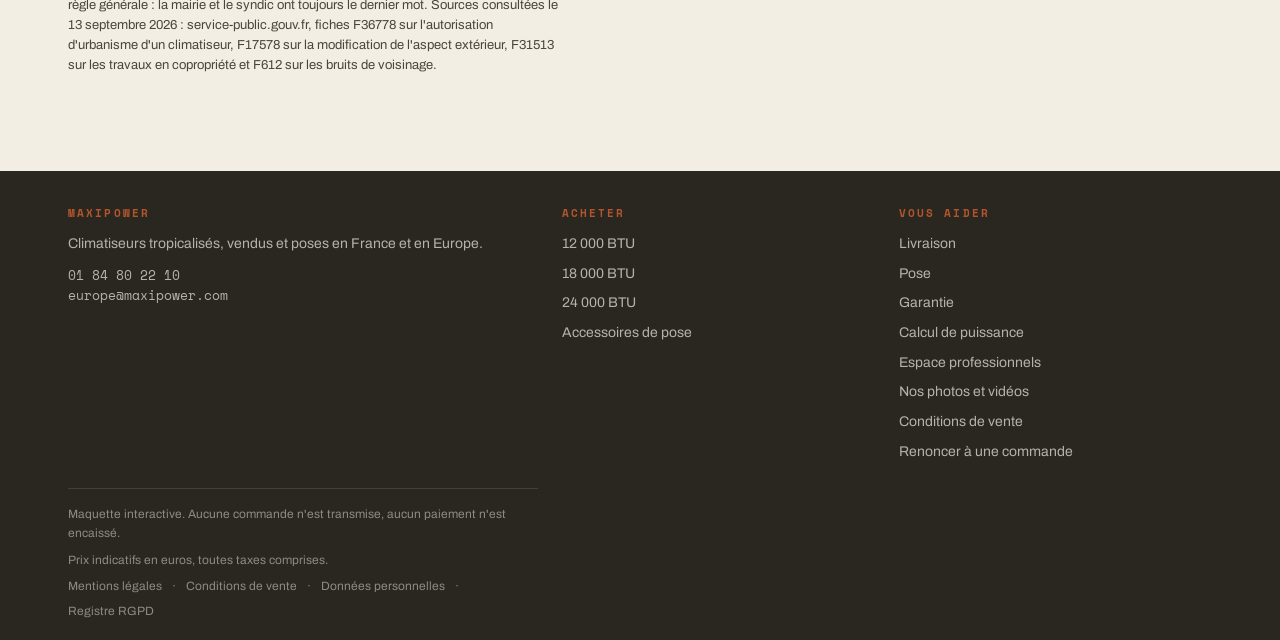
<file: ou-poser-le-groupe/index.html>
<!DOCTYPE html>
<html lang="fr">
<head>
<meta charset="utf-8">
<meta name="viewport" content="width=device-width, initial-scale=1, viewport-fit=cover">
<title>Où poser le groupe extérieur : les démarches, question par question</title>
<meta name="description" content="Déclaration préalable en mairie, autorisation de copropriété, secteur protégé, bruit de voisinage. Six questions et la liste de vos démarches, avec la source de chaque réponse.">
<link rel="canonical" href="https://chm75009-sketch.github.io/CLIM-/ou-poser-le-groupe/">
<meta name="theme-color" content="#101010">
<meta property="og:type" content="website">
<meta property="og:site_name" content="MaxiPower">
<meta property="og:title" content="Où poser le groupe extérieur : les démarches, question par question">
<meta property="og:description" content="Déclaration préalable en mairie, autorisation de copropriété, secteur protégé, bruit de voisinage. Six questions et la liste de vos démarches, avec la source de chaque réponse.">
<meta property="og:url" content="https://chm75009-sketch.github.io/CLIM-/ou-poser-le-groupe/">
<link rel="icon" href="data:,">
<link rel="preconnect" href="https://fonts.gstatic.com" crossorigin>
<link rel="stylesheet" href="https://fonts.googleapis.com/css2?family=Archivo:wght@400;500;600;700&amp;family=Archivo+Narrow:wght@500;600;700&amp;family=Space+Mono:wght@400;700&amp;display=swap">
<link rel="stylesheet" href="../style.css">
</head>
<body data-ecran="pose">

<div class="annonce">
  <div class="zone">
    <span>Split tropical, testé a <b>54 &deg;C</b></span>
    <span>Expédition 48 h &middot; Garantie 3 ans, compresseur 5 ans &middot; <b>01 84 80 22 10</b>, du lundi au vendredi, 9 h - 18 h</span>
  </div>
</div>

<header class="chapeau">
  <div class="zone">
    <a href="../" class="marque" data-aller="accueil">
      <span class="sceau">HM</span>
      <span class="marque-nom">MAXIPOWER<span>CLIMATISATION</span></span>
    </a>
    <nav class="liens">
      <a href="../" data-aller="accueil">Accueil</a>
      <a href="../catalogue/" data-aller="catalogue">Catalogue</a>
      <a href="../ou-poser-le-groupe/" data-aller="pose">Où poser le groupe</a>
      <a href="../professionnels/" data-aller="pro">Professionnels</a>
      <a href="../livraison-pose-garantie/" data-aller="infos">Livraison et garantie</a>
    </nav>
    <div class="outils">
      <span class="jeton-societe" id="jeton-societe" hidden><span class="rond"></span><span class="nom"></span></span>
      <div class="segments" role="group" aria-label="Type de client">
        <button type="button" data-mode="part" aria-pressed="true">Particulier</button>
        <button type="button" data-mode="pro" aria-pressed="false">Professionnel</button>
      </div>
      <button class="bouton" data-aller="panier" type="button">Panier <span class="compte" id="compte">0</span></button>
      <button class="burger" id="burger" type="button" aria-label="Ouvrir le menu" aria-expanded="false" aria-controls="menu">
        <svg width="20" height="14" viewBox="0 0 20 14" fill="none" stroke="currentColor" stroke-width="2" stroke-linecap="round"><path d="M1 1h18M1 7h18M1 13h18"/></svg>
      </button>
    </div>
  </div>
  <nav class="menu" id="menu" aria-label="Menu principal">
    <a href="../" data-aller="accueil">Accueil <span class="flottant">calcul de puissance</span></a>
    <a href="../catalogue/" data-aller="catalogue">Catalogue <span class="flottant">14 références</span></a>
    <a href="../" data-aller="accueil" data-ancre="atelier">Nos photos et vidéos <span class="flottant">l'atelier</span></a>
    <div class="groupe">Par puissance</div>
    <a data-puissance="12000">12 000 BTU <span class="flottant">14 à 26 m&sup2;</span></a>
    <a data-puissance="18000">18 000 BTU <span class="flottant">24 à 38 m&sup2;</span></a>
    <a data-puissance="24000">24 000 BTU <span class="flottant">36 à 58 m&sup2;</span></a>
    <a data-accessoires>Accessoires de pose <span class="flottant">4 références</span></a>
    <a href="../ou-poser-le-groupe/" data-aller="pose">Où poser le groupe <span class="flottant">démarches</span></a>
    <div class="groupe">Professionnels</div>
    <a href="../professionnels/" data-aller="pro">Hôtel, restaurant, bar, bureau <span class="flottant">devis en ligne</span></a>
    <div class="groupe">Vous aider</div>
    <a href="../livraison-pose-garantie/" data-aller="infos">Livraison, pose, garantie</a>
    <a href="../panier/" data-aller="panier">Panier <span class="flottant" id="menu-compte">0 article</span></a>
    <div class="groupe">Informations légales</div>
    <a href="../mentions-legales/" data-legal="mentions">Mentions légales</a>
    <a href="../conditions-de-vente/" data-legal="cgv">Conditions de vente <span class="flottant">particuliers et pros</span></a>
    <a href="../donnees-personnelles/" data-legal="donnees">Données personnelles <span class="flottant">RGPD</span></a>
    <a href="../retractation/" data-aller="retractation">Renoncer à une commande <span class="flottant">14 jours</span></a>
  </nav>
</header>

<main>
  <!-- ================= ACCUEIL ================= -->
  <div class="ecran actif" id="ecran-accueil">
    <!-- l'usine d'abord : photo plein cadre -->
    <div class="hero-photo">
      <img src="../medias/brasage-circuit.jpg" alt="Brasage du circuit frigorifique dans l'atelier MaxiPower">
      <div class="zone">
        <span class="oeil clair" id="hero-oeil">MaxiPower, fabricant de climatiseurs</span>
        <h1 id="hero-titre">Tout est fluide : <em>le circuit, la livraison, la pose.</em></h1>
        <p class="chapo" id="hero-chapo">Dix modèles tropicalisés, de 12 000 à 24 000 BTU, à partir de 449 &euro;. Ils rafraîchissent l'été, chauffent l'hiver et tiennent la canicule jusqu'à 54 &deg;C dehors. Livrés sous 48 heures, posés par un frigoriste certifié, garantis 3 ans et 5 ans sur le compresseur.</p>
        <div class="actions" id="hero-actions">
          <button class="bouton fort grand" type="button" data-aller="catalogue">Voir les climatiseurs</button>
          <button class="bouton grand clair" type="button" id="vers-pupitre">Calculer ma puissance</button>
        </div>
        <span class="credit-photo">Atelier de montage &middot; brasage du circuit, unité par unité</span>
      </div>
    </div>

    <div class="preuves">
      <div class="zone">
        <div class="preuve"><div><div class="val">4,7 / 5</div><div class="etoiles">&#9733;&#9733;&#9733;&#9733;&#9733;</div><div class="quoi">1 284 avis clients vérifiés</div></div></div>
        <div class="preuve"><div><div class="val">12 400</div><div class="quoi">climatiseurs posés en France</div></div></div>
        <div class="preuve"><div><div class="val">120</div><div class="quoi">installateurs partenaires, toutes régions</div></div></div>
        <div class="preuve"><div><div class="val">2010</div><div class="quoi">fabricant, dix modèles au catalogue</div></div></div>
        <div class="preuve" id="hero-faits" hidden></div>
      </div>
    </div>

    <section class="zone" id="atelier">
      <div class="tete">
        <div>
          <span class="oeil">Dans notre atelier</span>
          <h2>Nos photos et vidéos</h2>
          <p>Le circuit frigorifique est brasé à la main, unité par unité, puis mis sous pression et contrôlé avant d'être fermé. Voilà ce qu'il y a derrière les dix modèles du catalogue.</p>
        </div>
      </div>
      <div class="medias">
        <div class="cadre-video">
          <video controls preload="metadata" playsinline poster="../medias/affiche.jpg">
            <source src="../medias/atelier-maxipower.mp4" type="video/mp4">
            Votre navigateur ne peut pas lire cette vidéo.
          </video>
          <span class="legende">Vidéo &middot; montage d'un groupe</span>
        </div>
        <div class="galerie">
          <figure class="cliche"><img src="../medias/atelier-ensemble.jpg" alt="Établi de montage, groupes extérieurs alignés" loading="lazy"><figcaption>L'établi de montage</figcaption></figure>
          <figure class="cliche"><img src="../medias/brasage-circuit.jpg" alt="Brasage du circuit frigorifique sur un groupe" loading="lazy"><figcaption>Brasage du circuit</figcaption></figure>
          <figure class="cliche"><img src="../medias/controle-echangeur.jpg" alt="Contrôle de l'échangeur et du compresseur" loading="lazy"><figcaption>Contrôle de l'échangeur</figcaption></figure>
          <figure class="cliche"><img src="../medias/circuit-cuivre.jpg" alt="Gros plan sur le circuit en cuivre et le compresseur" loading="lazy"><figcaption>Le cuivre, de près</figcaption></figure>
        </div>
      </div>
    </section>

    <section class="zone">
      <div class="tete"><div><h2>Trois puissances, trois usages</h2><p>La règle tient en une ligne : environ 520 BTU par mètre carré, un peu plus si la pièce prend le soleil ou s'ouvre sur la cuisine.</p></div></div>
      <div class="trois">
        <button class="porte" type="button" data-puissance="12000"><b class="btu">12 000 BTU</b><span class="piece">Chambre, bureau, 14 à 26 m&sup2;</span><span class="des">À partir de 449 &euro;, quatre modèles</span></button>
        <button class="porte" type="button" data-puissance="18000"><b class="btu">18 000 BTU</b><span class="piece">Séjour, grande chambre, 24 à 38 m&sup2;</span><span class="des">À partir de 649 &euro;, quatre modèles</span></button>
        <button class="porte" type="button" data-puissance="24000"><b class="btu">24 000 BTU</b><span class="piece">Salon ouvert, plateau, 36 à 58 m&sup2;</span><span class="des">À partir de 899 &euro;, trois modèles</span></button>
      </div>
    </section>

    <section class="zone" style="padding-top:0">
      <div class="tete"><div><h2>Les plus vendus</h2><p>Trois modèles qui couvrent les neuf demandes sur dix.</p></div>
        <button class="bouton" type="button" data-aller="catalogue">Tout le catalogue</button></div>
      <div class="grille" id="vedettes"></div>
    </section>

    <section class="zone" id="outil">
      <div class="pupitre">
        <h2>Outil de calcul, gratuit</h2>
        <p class="titre-outil">Quelle puissance pour votre pièce ?</p>
        <p class="mode-emploi">Déplacez le curseur sur la surface à climatiser, cochez ce qui s'applique : nous affichons les BTU nécessaires, puis les modèles qui correspondent. Un 24 000 BTU dans une chambre de 14 m&sup2; refroidit trop vite, s'arrête, redémarre, et vous paye la facture de ces démarrages.</p>
        <div class="etiquette-lecture">Puissance nécessaire</div>
        <div class="lecture">
          <span class="chiffre mono" id="lecture-btu">12 000</span>
          <span class="unite">BTU/h<br><span class="mono" id="lecture-kw" style="letter-spacing:0">3,5 kW</span></span>
        </div>
        <div class="reglette">
          <label for="surface">Surface de la pièce <b class="mono" id="lecture-surface">22 m&sup2;</b></label>
          <input type="range" id="surface" min="8" max="60" step="1" value="22">
          <div class="graduations"><span>8 m&sup2;</span><span>20</span><span>34</span><span>46</span><span>60 m&sup2;</span></div>
        </div>
        <div class="options">
          <label class="bascule" for="soleil"><input type="checkbox" id="soleil"> Plein soleil ou dernier étage</label>
          <label class="bascule" for="hauteur"><input type="checkbox" id="hauteur"> Plafond au-dessus de 3 m</label>
          <label class="bascule" for="monde"><input type="checkbox" id="monde"> Salon, cuisine ouverte</label>
        </div>
        <div class="verdict">
          <p id="verdict-texte">Pour 22 m&sup2; sans contrainte, il faut un <b>12 000 BTU</b>.</p>
          <button class="bouton fort" id="voir-modeles" type="button">Voir les modèles</button>
        </div>
      </div>
    </section>

    <section class="zone" style="padding-top:0">
      <div class="plaque">
        <div>
          <span class="plaque-titre">Adresse du site</span>
          <a class="plaque-lien mono" href="https://chm75009-sketch.github.io/CLIM-/">chm75009-sketch.github.io/CLIM-</a>
        </div>
        <div class="plaque-version">
          <span class="plaque-titre">Version</span>
          <span class="mono">1.0<small>26 septembre 2026</small></span>
        </div>
      </div>
    </section>

    <section class="zone" style="padding-top:0">
      <div class="tete"><div><h2>Ce qu'en disent les clients</h2></div></div>
      <div class="avis">
        <blockquote><span class="etoiles">&#9733;&#9733;&#9733;&#9733;&#9733;</span><p>Pose un mardi matin, deux heures, mur percé proprement et bâche au sol. L'appareil est si silencieux que je vérifie l'écran pour savoir s'il tourne.</p><cite>Sabrina M., Montpellier, Inverter Smart 18</cite></blockquote>
        <blockquote><span class="etoiles">&#9733;&#9733;&#9733;&#9733;&#9733;</span><p>J'avais pris trop gros la première fois, chez un autre. Le calcul du site m'a mis sur du 12 000 et c'est exactement ce qu'il fallait pour la chambre.</p><cite>Karim B., Lyon, Inverter 12</cite></blockquote>
        <blockquote><span class="etoiles">&#9733;&#9733;&#9733;&#9733;&#9734;</span><p>Facture d'août divisée par deux par rapport au vieux mobile. Un point en moins parce que la livraison a pris cinq jours, pas deux.</p><cite>Nathalie R., Bordeaux, Inverter 24</cite></blockquote>
      </div>
    </section>
  </div>

  <!-- ================= CATALOGUE ================= -->
  <div class="ecran" id="ecran-catalogue">
    <div class="zone">
      <div class="fil"><a href="../" data-aller="accueil">Accueil</a> / Catalogue</div>
      <div class="tete"><div><h2>Le catalogue</h2><p>Dix splits tropicalisés et quatre accessoires de pose. Prix TTC, livraison offerte, pose en option.</p></div></div>

      <div class="catalogue">
        <aside class="filtres cache" id="filtres">
          <div class="bloc-filtre">
            <p>Puissance</p>
            <label class="case"><input type="checkbox" data-filtre="btu" value="12000"> 12 000 BTU <span class="nb" data-nb="btu-12000"></span></label>
            <label class="case"><input type="checkbox" data-filtre="btu" value="18000"> 18 000 BTU <span class="nb" data-nb="btu-18000"></span></label>
            <label class="case"><input type="checkbox" data-filtre="btu" value="24000"> 24 000 BTU <span class="nb" data-nb="btu-24000"></span></label>
          </div>
          <div class="bloc-filtre">
            <p>Surface de la pièce</p>
            <label class="case"><input type="checkbox" data-filtre="surface" value="0-25"> Moins de 25 m&sup2;</label>
            <label class="case"><input type="checkbox" data-filtre="surface" value="25-40"> 25 à 40 m&sup2;</label>
            <label class="case"><input type="checkbox" data-filtre="surface" value="40-60"> Plus de 40 m&sup2;</label>
          </div>
          <div class="bloc-filtre">
            <p>Technologie</p>
            <label class="case"><input type="checkbox" data-filtre="tech" value="inverter"> Inverter <span class="nb" data-nb="tech-inverter"></span></label>
            <label class="case"><input type="checkbox" data-filtre="tech" value="classe"> Classe A <span class="nb" data-nb="tech-classe"></span></label>
            <label class="case"><input type="checkbox" data-filtre="tech" value="accessoire"> Accessoires <span class="nb" data-nb="tech-accessoire"></span></label>
          </div>
          <div class="bloc-filtre">
            <p>Confort</p>
            <label class="case"><input type="checkbox" data-filtre="wifi" value="1"> Pilotage par téléphone</label>
            <label class="case"><input type="checkbox" data-filtre="silence" value="1"> Moins de 35 dB</label>
          </div>
          <div class="bloc-filtre">
            <p>Prix maximum <span class="mono" id="valeur-prix" style="float:right">1 300 &euro;</span></p>
            <input type="range" id="prix-max" min="50" max="1300" step="50" value="1300">
          </div>
          <div class="bloc-filtre">
            <button class="bouton" type="button" id="vider-filtres" style="width:100%">Tout effacer</button>
          </div>
        </aside>

        <div>
          <div class="recherche">
            <svg width="16" height="16" viewBox="0 0 24 24" fill="none" stroke="currentColor" stroke-width="2"><circle cx="11" cy="11" r="7"/><path d="M20 20l-3.5-3.5"/></svg>
            <input type="search" id="q" placeholder="Chercher un modèle, une référence, 18 000..." aria-label="Rechercher">
          </div>
          <div id="bandeau-pro" hidden style="border:1.5px solid var(--ink); background:var(--ember-voile); padding:12px 14px; margin-bottom:14px; font-size:14px">
            <b>Tarif professionnel.</b> Prix hors taxes, remise de 5 % dès 3 unités, 10 % dès 6, 15 % dès 10, appliquée au devis.
          </div>
          <div class="barre">
            <span class="compteur" id="compteur">14 références</span>
            <button class="bouton replier" type="button" id="bouton-filtres">Filtres</button>
            <select id="tri" aria-label="Trier">
              <option value="conseil">Conseillé pour ma pièce</option>
              <option value="prix-croissant">Prix croissant</option>
              <option value="prix-decroissant">Prix décroissant</option>
              <option value="conso">Consommation la plus basse</option>
              <option value="bruit">Le plus silencieux</option>
            </select>
          </div>
          <div class="grille" id="grille"></div>
        </div>
      </div>
    </div>
  </div>

  <!-- ================= FICHE ================= -->
  <div class="ecran" id="ecran-produit">
    <div class="zone">
      <div class="fil"><a href="../" data-aller="accueil">Accueil</a> / <a href="../catalogue/" data-aller="catalogue">Catalogue</a> / <span id="fil-produit"></span></div>
      <div class="fiche" id="fiche"></div>
      <section style="padding-top:0">
        <div class="tete"><div><h2>Dans la même puissance</h2></div></div>
        <div class="grille" id="proches"></div>
      </section>
    </div>
  </div>

  <!-- ================= PANIER ================= -->
  <div class="ecran" id="ecran-panier">
    <div class="zone">
      <div class="fil"><a href="../" data-aller="accueil">Accueil</a> / Panier</div>
      <div class="tete"><div><h2 id="titre-panier">Votre panier</h2></div></div>
      <div class="panier">
        <div id="lignes"></div>
        <aside class="recap" id="recap-panier"></aside>
      </div>
    </div>
  </div>

  <!-- ================= COMMANDE ================= -->
  <div class="ecran" id="ecran-commande">
    <div class="zone">
      <div class="fil"><a href="../panier/" data-aller="panier">Panier</a> / Commande</div>
      <div class="tete"><div><h2 id="titre-commande">Votre commande</h2><p id="sous-commande">Trois blocs, rien de plus. Le paiement n'est pas encaissé, c'est une maquette.</p></div></div>
      <div class="commande">
        <form id="form-commande" novalidate>
          <div class="carte-form">
            <h3><b>1</b> Vos coordonnées</h3>
            <div class="formulaire">
              <div class="champ"><label for="nom">Nom et prénom</label><input id="nom" placeholder="Prénom Nom" required></div>
              <div class="duo">
                <div class="champ"><label for="courriel">Courriel</label><input id="courriel" type="email" placeholder="vous@exemple.fr" required></div>
                <div class="champ"><label for="tel">Téléphone</label><input id="tel" type="tel" placeholder="06 12 34 56 78" required></div>
              </div>
            </div>
          </div>
          <div class="carte-form">
            <h3><b>2</b> Livraison et pose</h3>
            <div class="formulaire">
              <div class="champ"><label for="adresse">Adresse</label><input id="adresse" placeholder="12 rue des Lilas" required></div>
              <div class="duo">
                <div class="champ"><label for="cp">Code postal</label><input id="cp" inputmode="numeric" placeholder="75011" required></div>
                <div class="champ"><label for="ville">Ville</label><input id="ville" placeholder="Paris" required></div>
              </div>
              <div class="champ"><label for="creneau">Créneau souhaité</label>
                <select id="creneau">
                  <option>Dès que possible, le matin</option>
                  <option>Dès que possible, l'après-midi</option>
                  <option>Sous quinze jours</option>
                  <option>Je rappellerai pour fixer</option>
                </select>
              </div>
              <div class="champ"><label for="etage">Étage et accès</label><input id="etage" placeholder="3e étage, ascenseur, balcon sur cour"></div>
            </div>
          </div>
          <div class="carte-form" id="bloc-reglement">
            <h3><b>3</b> Règlement</h3>
            <label class="mode"><input type="radio" name="reglement" value="carte" checked> Carte bancaire <span class="detail">à la commande</span></label>
            <label class="mode"><input type="radio" name="reglement" value="3fois"> Trois fois sans frais <span class="detail" id="detail-3fois">3 x 0 &euro;</span></label>
            <label class="mode"><input type="radio" name="reglement" value="virement"> Virement <span class="detail">sous 48 h</span></label>
          </div>
          <div class="carte-form">
            <h3><b>4</b> Ce que vous acceptez</h3>
            <label class="engagement"><input type="checkbox" id="accepte-cgv"> <span id="texte-accepte">J'ai lu et j'accepte les conditions générales de vente, et j'ai pris connaissance de la politique de confidentialité.</span></label>
            <p class="aide-champ">Les lire : <a href="../conditions-de-vente/" data-legal="cgv">conditions de vente</a> &middot; <a href="../donnees-personnelles/" data-legal="donnees">données personnelles</a> &middot; <a href="../mentions-legales/" data-legal="mentions">mentions légales</a></p>
            <label class="engagement" id="ligne-pose-expresse" hidden><input type="checkbox" id="accepte-pose"> <span>Je demande que la pose et la mise en service aient lieu avant la fin du délai de rétractation, et je renonce expressément à ce droit pour cette seule prestation, une fois qu'elle est exécutée.</span></label>
            <p class="aide-champ" id="rappel-droits">Quatorze jours pour vous rétracter, à compter du lendemain de la réception, frais de retour à notre charge. Les garanties légales de conformité et des vices cachés s'appliquent en plus de notre garantie de trois ans.</p>
          </div>
        </form>
        <aside class="recap" id="recap-commande"></aside>
      </div>
    </div>
  </div>

  <!-- ================= CONFIRMATION ================= -->
  <div class="ecran" id="ecran-fini">
    <div class="zone" style="padding-block:50px">
      <div class="fini">
        <div class="coche">&#10003;</div>
        <h2>Commande enregistrée</h2>
        <p class="numero" id="numero"></p>
        <p style="color:var(--ink-2)" id="recap-fin"></p>
        <p style="color:var(--ink-3); font-size:12.5px; margin-top:18px">Maquette : rien n'a été transmis, rien n'a été encaissé.</p>
        <button class="bouton grand fort" type="button" data-aller="accueil" style="margin-top:12px">Revenir à la boutique</button>
        <p class="aide-champ" style="margin-top:16px">Vous avez quatorze jours pour changer d'avis, à compter du lendemain de la réception : <a href="../retractation/" data-aller="retractation">renoncer au contrat ici</a>.</p>
      </div>
    </div>
  </div>

  <!-- ================= OÙ POSER LE GROUPE ================= -->
  <div class="ecran" id="ecran-pose">
    <div class="zone">
      <div class="fil"><a href="../" data-aller="accueil">Accueil</a> / Où poser le groupe</div>
      <div class="tete">
        <div>
          <span class="oeil">Avant d'acheter</span>
          <h2>Où poser le groupe extérieur</h2>
          <p>Six questions, et vous savez quelles démarches vous attendent : mairie, copropriété, secteur protégé, voisinage. Chaque réponse cite le texte sur lequel elle s'appuie.</p>
        </div>
      </div>

      <div class="atelier">
        <div class="panneau-config" id="questions-pose"></div>
        <aside class="devis" id="reponse-pose"></aside>
      </div>

      <section style="padding-top:24px">
        <p style="font-size:13px; color:var(--ink-2); border-top:1.5px solid var(--ink); padding-top:14px; max-width:70ch">
          Cet outil est une aide au repérage, pas un avis juridique. Le plan local d'urbanisme de votre commune et le règlement de votre copropriété peuvent être plus stricts que la règle générale : la mairie et le syndic ont toujours le dernier mot. Sources consultées le 13 septembre 2026 : service-public.gouv.fr, fiches F36778 sur l'autorisation d'urbanisme d'un climatiseur, F17578 sur la modification de l'aspect extérieur, F31513 sur les travaux en copropriété et F612 sur les bruits de voisinage.
        </p>
      </section>
    </div>
  </div>

  <!-- ================= PROFESSIONNELS ================= -->
  <div class="ecran" id="ecran-pro">
    <div class="pro-tete">
      <div class="zone">
        <div>
          <span class="oeil" style="background:rgba(242,118,46,.16); color:#F7A35F">Hôtellerie, restauration, bureaux</span>
          <h1>Un devis fluide,<em>un chantier sans fuite.</em></h1>
          <p>Dites combien de chambres, de mètres carrés de salle ou de postes de travail. Nous sortons la liste des appareils, les quantités, la remise de volume et le prix posé.</p>
        </div>
        <div class="pro-avantages">
          <div class="pro-avantage"><i>-15 %</i><span><b>Remise de volume</b>Dès trois appareils, puis six, puis dix.</span></div>
          <div class="pro-avantage"><i>6 h</i><span><b>Pose hors service</b>Les équipes interviennent tôt le matin ou après la fermeture.</span></div>
          <div class="pro-avantage"><i>48 h</i><span><b>Dépannage prioritaire</b>Un contrat de maintenance, un interlocuteur, une intervention sous 48 heures.</span></div>
        </div>
      </div>
    </div>

    <div class="zone">
      <!-- inscription -->
      <div id="pro-travail">
        <section>
          <div class="bandeau-compte" id="bandeau-compte"></div>
          <div class="tete"><div><h2>Évaluez vos besoins</h2>
            <span class="oeil" style="margin-top:12px">Sélectionnez votre activité</span><p>Chaque activité a ses contraintes : le bruit dans une chambre, les apports de cuisine en salle, la chaleur des machines dans un bureau.</p></div></div>
          <div class="metiers" id="metiers"></div>
        </section>

        <section style="padding-top:0">
          <div class="atelier">
            <div class="panneau-config" id="config"></div>
            <aside class="devis" id="devis"></aside>
          </div>
        </section>
      </div>
      <section id="pro-compte" hidden>
        <div class="tete">
          <div>
            <h2>Ouvrir votre compte pour afficher le devis</h2>
            <p>Votre évaluation est prête. Le chiffrage, la remise de volume et l'enregistrement du devis demandent un compte professionnel : trois minutes, un Kbis de moins de trois mois et votre SIRET.</p>
          </div>
        </div>

        <div class="compte-pro">
          <form class="fiche-societe" id="form-societe" novalidate>
            <h3><b>1</b> L'entreprise</h3>
            <div class="formulaire">
              <div class="champ"><label for="raison">Raison sociale</label><input id="raison" placeholder="Hôtel des Voyageurs SARL" required></div>
              <div class="duo">
                <div class="champ"><label for="siret">SIRET</label><input id="siret" inputmode="numeric" maxlength="17" placeholder="123 456 789 00012" required>
                  <div class="aide-champ" id="aide-siret">Quatorze chiffres, clé de contrôle vérifiée.</div></div>
                <div class="champ"><label for="tva">TVA intracommunautaire</label><input id="tva" placeholder="FR12123456789">
                  <div class="aide-champ">Facultatif hors France.</div></div>
              </div>
              <div class="duo">
                <div class="champ"><label for="forme">Forme juridique</label>
                  <select id="forme"><option>SARL</option><option>SAS ou SASU</option><option>EURL</option><option>SA</option><option>Entreprise individuelle</option><option>Association</option><option>Collectivité</option></select></div>
                <div class="champ"><label for="secteur">Activité</label>
                  <select id="secteur"><option value="hotel">Hôtellerie</option><option value="restaurant">Restauration</option><option value="bar">Bar, café, discothèque</option><option value="bureau">Bureaux et tertiaire</option><option value="autre">Autre</option></select></div>
              </div>
              <div class="champ"><label for="siege">Adresse du siège</label><input id="siege" placeholder="18 avenue de la Gare" required></div>
              <div class="duo">
                <div class="champ"><label for="cp-pro">Code postal</label><input id="cp-pro" inputmode="numeric" placeholder="34000" required></div>
                <div class="champ"><label for="ville-pro">Ville</label><input id="ville-pro" placeholder="Montpellier" required></div>
              </div>
            </div>

            <h3><b>2</b> Votre interlocuteur</h3>
            <div class="formulaire">
              <div class="duo">
                <div class="champ"><label for="contact">Nom et prénom</label><input id="contact" placeholder="Prénom Nom" required></div>
                <div class="champ"><label for="fonction">Fonction</label><input id="fonction" placeholder="Directrice d'exploitation"></div>
              </div>
              <div class="duo">
                <div class="champ"><label for="mail-pro">Courriel professionnel</label><input id="mail-pro" type="email" placeholder="contact@société.fr" required></div>
                <div class="champ"><label for="tel-pro">Téléphone</label><input id="tel-pro" type="tel" placeholder="04 67 00 00 00" required></div>
              </div>
            </div>

            <h3><b>3</b> La pièce justificative</h3>
            <div class="formulaire">
              <label class="depot" id="depot-kbis">
                <span class="icone"><svg width="18" height="18" viewBox="0 0 24 24" fill="none" stroke="currentColor" stroke-width="1.8"><path d="M14 3H7a2 2 0 0 0-2 2v14a2 2 0 0 0 2 2h10a2 2 0 0 0 2-2V8z"/><path d="M14 3v5h5"/></svg></span>
                <span><b>Extrait Kbis</b><small id="nom-kbis">De moins de trois mois. PDF ou photo.</small></span>
                <input type="file" id="kbis" accept=".pdf,.jpg,.jpeg,.png">
              </label>
              <label class="engagement"><input type="checkbox" id="conditions" required> J'accepte les conditions générales de vente, j'ai pris connaissance de la politique de confidentialité et je certifie exacts les renseignements portés ci-dessus.</label>
              <p class="aide-champ">Les lire : <a href="../conditions-de-vente/" data-legal="cgv">conditions de vente</a> &middot; <a href="../donnees-personnelles/" data-legal="donnees">données personnelles</a></p>
            </div>

            <button class="bouton fort grand" type="button" id="creer-compte" style="width:100%; margin-top:18px">Ouvrir le compte et accéder au devis</button>
            <div class="aide-champ" style="text-align:center; margin-top:10px">Déjà client ? <a id="lien-connexion" style="cursor:pointer; text-decoration:underline">Retrouver mon compte</a></div>
          </form>

          <aside class="encart">
            <h3>Ce que le compte ouvre</h3>
            <ul>
              <li>Le configurateur et le devis chiffré, metier par metier.</li>
              <li>La remise de volume, de 5 à 15 % selon le nombre d'unités.</li>
              <li>Les prix hors taxes et la facture au nom de la société.</li>
              <li>Un interlocuteur unique et le dépannage sous 48 heures.</li>
            </ul>
            <div class="rappel">Les pièces servent à vérifier l'existence de la société et a ouvrir l'encours. Maquette : aucun fichier n'est envoyé ni conservé.</div>
          </aside>
        </div>
      </section>

      <!-- configurateur, une fois le compte ouvert -->
    </div>
  </div>

  <!-- ================= INFOS ================= -->
  <div class="ecran" id="ecran-infos">
    <div class="zone">
      <div class="fil"><a href="../" data-aller="accueil">Accueil</a> / Livraison et garantie</div>
      <div class="tete"><div><h2>Livraison, pose, garantie</h2><p>Les six questions qu'on nous pose au téléphone, avec la réponse exacte.</p></div></div>
      <div style="max-width:760px">
        <details class="depliant" open><summary>Quand serai-je livré</summary><div class="dedans">Expédition sous 48 heures ouvrées, livraison par transporteur au pied de l'immeuble ou devant la maison. Vous recevez un créneau de deux heures la veille. Pour la Corse et les îles, comptez cinq jours.</div></details>
        <details class="depliant"><summary>Comment se passe la pose</summary><div class="dedans">Un frigoriste certifié vient poser l'unité intérieure, le groupe extérieur et la liaison, jusqu'à quatre mètres. Il met en service, vérifie l'étanchéité et signe le certificat qui ouvre la garantie. Comptez trois heures pour un monosplit. Au-delà de quatre mètres de liaison, le supplément est annoncé avant l'intervention.</div></details>
        <details class="depliant"><summary>Puis-je poser moi-même</summary><div class="dedans">Le raccordement du circuit frigorifique demande un professionnel certifié. Vous pouvez préparer le percement et le support, nous faisons le reste. Les climatiseurs livrés avec liaison préremplie ne dispensent pas de la mise en service.</div></details>
        <details class="depliant"><summary>Si l'appareil ne me convient pas</summary><div class="dedans">Tant qu'il n'est pas posé et qu'il est dans son emballage, vous avez quatorze jours pour nous dire que vous vous rétractez, à compter du lendemain de la réception. Nous remboursons la totalité, frais de livraison compris, au plus tard quatorze jours après avoir reçu votre décision. Le retour est à notre charge. Une fois l'appareil posé et mis en service, il n'est plus repris.</div></details>
        <details class="depliant"><summary>Que couvre la garantie commerciale</summary><div class="dedans">Trois ans sur l'appareil, cinq ans sur le compresseur, à partir de la date de mise en service. Pièces, main-d'oeuvre et déplacement compris. Elle tombe si un tiers non certifié ouvre le circuit. Elle s'ajoute aux garanties légales ci-dessous et ne les remplace pas.</div></details>
        <details class="depliant"><summary>Et les garanties légales</summary><div class="dedans">Elles sont dues quoi qu'il arrive, sans frais. La garantie légale de conformité vous donne deux ans à compter de la livraison ; pendant ces deux ans, sur un appareil neuf, c'est à nous de prouver que le défaut n'existait pas à la vente. Vous choisissez la réparation ou le remplacement, sous trente jours ; une réparation prolonge la garantie de douze mois. Si rien de tout cela n'est possible, vous obtenez une réduction du prix ou le remboursement. La garantie des vices cachés, elle, vous donne deux ans à compter du jour où vous découvrez le défaut. Le détail figure dans les <a href="../conditions-de-vente/" data-legal="cgv">conditions de vente</a>.</div></details>
        <details class="depliant"><summary>Faut-il un entretien</summary><div class="dedans">Nettoyage des filtres tous les mois d'utilisation, cela se fait à l'eau tiède. Une visite annuelle, 129 euros, vérifie les pressions, les échangeurs et le bac a condensats. Elle n'est pas obligatoire pour valider la garantie.</div></details>
      </div>
    </div>
  </div>


  <!-- ================= RÉTRACTATION ================= -->
  <div class="ecran" id="ecran-retractation">
    <div class="zone">
      <div class="fil"><a href="../" data-aller="accueil">Accueil</a> / Renoncer à une commande</div>
      <div class="tete">
        <div>
          <span class="oeil">Quatorze jours, sans justification</span>
          <h2>Renoncer au contrat ici</h2>
          <p>Remplissez ces quelques lignes et confirmez : votre rétractation est enregistrée, et nous vous en accusons réception avec la date et l'heure. Vous n'avez aucun motif à donner.</p>
        </div>
      </div>

      <div class="retract" id="retract">
        <form class="carte-form" id="form-retract" novalidate style="margin-bottom:0">
          <h3><b>1</b> Votre commande</h3>
          <div class="formulaire">
            <div class="duo">
              <div class="champ"><label for="r-numero">Numéro de commande</label><input id="r-numero" placeholder="HM-2026-1234" required></div>
              <div class="champ"><label for="r-recue">Date de réception</label><input id="r-recue" type="date" required></div>
            </div>
            <div class="champ"><label for="r-objet">Ce que vous renvoyez</label>
              <select id="r-objet">
                <option>Toute la commande</option>
                <option>Un seul appareil</option>
                <option>Un accessoire</option>
              </select>
            </div>
          </div>

          <h3 style="margin-top:22px"><b>2</b> Vous</h3>
          <div class="formulaire">
            <div class="champ"><label for="r-nom">Nom et prénom</label><input id="r-nom" placeholder="Prénom Nom" required></div>
            <div class="duo">
              <div class="champ"><label for="r-mail">Courriel</label><input id="r-mail" type="email" placeholder="vous@exemple.fr" required></div>
              <div class="champ"><label for="r-tel">Téléphone</label><input id="r-tel" type="tel" placeholder="06 12 34 56 78"></div>
            </div>
            <div class="champ"><label for="r-motif">Un mot, si vous voulez (facultatif)</label><input id="r-motif" placeholder="Rien d'obligatoire ici"></div>
          </div>

          <button class="bouton fort grand" type="button" id="confirmer-retract" style="width:100%; margin-top:20px">Confirmer la rétractation</button>
          <p class="aide-champ" style="text-align:center; margin-top:10px">Maquette : rien n'est transmis.</p>
        </form>

        <aside class="encart">
          <h3>Ce qui se passe ensuite</h3>
          <ul>
            <li>Nous vous envoyons l'accusé de réception, avec la date et l'heure de votre demande.</li>
            <li>Vous renvoyez l'appareil complet, dans son emballage, sous quatorze jours. Les frais de retour sont à notre charge.</li>
            <li>Nous remboursons la totalité, frais de livraison standard compris, au plus tard quatorze jours après avoir reçu votre décision, par le même moyen de paiement.</li>
          </ul>
          <div class="rappel">La rétractation ne joue plus une fois l'appareil posé et mis en service, parce que la prestation a été exécutée à votre demande expresse. Entre professionnels, elle ne s'applique pas, sauf cinq salariés au plus et commande hors activité principale.</div>
          <div class="rappel">Vous préférez écrire ? <a href="../conditions-de-vente/" data-legal="cgv">Le formulaire type</a> figure au bas des conditions de vente. Un courrier, un courriel ou toute déclaration sans ambiguïté suffisent.</div>
        </aside>
      </div>

      <div id="accuse-retract" hidden>
        <div class="fini">
          <div class="coche">&#10003;</div>
          <h2>Rétractation enregistrée</h2>
          <p class="numero" id="r-reference"></p>
          <p style="color:var(--ink-2)" id="r-accuse"></p>
          <p style="color:var(--ink-3); font-size:12.5px; margin-top:18px">Maquette : aucun accusé de réception n'est réellement envoyé.</p>
          <button class="bouton grand fort" type="button" data-aller="accueil" style="margin-top:12px">Revenir à la boutique</button>
        </div>
      </div>
    </div>
  </div>

  <!-- ================= INFORMATIONS LÉGALES ================= -->
  <div class="ecran" id="ecran-legal">
    <div class="zone">
      <div class="fil"><a href="../" data-aller="accueil">Accueil</a> / <span id="legal-fil">Mentions légales</span></div>
      <div class="tete"><div><h2 id="legal-titre">Mentions légales</h2><p id="legal-sous">Qui vend, qui héberge, qui répond.</p></div></div>
      <div class="legal-grille">
        <div class="legal-menu" id="legal-menu"></div>
        <div class="legal-corps" id="legal-corps"></div>
      </div>
    </div>
  </div>
</main>

<footer class="socle">
  <div class="zone">
    <div>
      <h4>MaxiPower</h4>
      <p style="margin:0 0 10px">Climatiseurs tropicalisés, vendus et poses en France et en Europe.</p>
      <p class="mono" style="margin:0; font-size:13px">01 84 80 22 10<br>europe@maxipower.com</p>
    </div>
    <div>
      <h4>Acheter</h4>
      <ul>
        <li><a data-puissance="12000">12 000 BTU</a></li>
        <li><a data-puissance="18000">18 000 BTU</a></li>
        <li><a data-puissance="24000">24 000 BTU</a></li>
        <li><a href="../catalogue/" data-aller="catalogue">Accessoires de pose</a></li>
      </ul>
    </div>
    <div>
      <h4>Vous aider</h4>
      <ul>
        <li><a href="../livraison-pose-garantie/" data-aller="infos">Livraison</a></li>
        <li><a href="../livraison-pose-garantie/" data-aller="infos">Pose</a></li>
        <li><a href="../livraison-pose-garantie/" data-aller="infos">Garantie</a></li>
        <li><a href="../" data-aller="accueil">Calcul de puissance</a></li>
        <li><a href="../professionnels/" data-aller="pro">Espace professionnels</a></li>
        <li><a href="../" data-aller="accueil" data-ancre="atelier">Nos photos et vidéos</a></li>
        <li><a href="../conditions-de-vente/" data-legal="cgv">Conditions de vente</a></li>
        <li><a href="../retractation/" data-aller="retractation">Renoncer à une commande</a></li>
      </ul>
    </div>
  </div>
  <div class="zone">
    <div class="mentions">
      <span>Maquette interactive. Aucune commande n'est transmise, aucun paiement n'est encaissé.</span>
      <span id="mention-prix">Prix indicatifs en euros, TTC.</span>
      <span class="liens-legaux"><a href="../mentions-legales/" data-legal="mentions">Mentions légales</a> &middot; <a href="../conditions-de-vente/" data-legal="cgv">Conditions de vente</a> &middot; <a href="../donnees-personnelles/" data-legal="donnees">Données personnelles</a> &middot; <a href="../registre-rgpd/" data-legal="registre">Registre RGPD</a></span>
    </div>
  </div>
</footer>

<div class="barre-comparer" id="barre-comparer">
  <span id="texte-comparer">2 modèles sélectionnés</span>
  <button class="bouton fort" type="button" id="ouvrir-comparateur">Comparer</button>
  <button class="bouton fantome" type="button" id="vider-comparateur" style="color:#9CC0C9">Effacer</button>
</div>

<div class="voile-comp" id="voile-comp">
  <div class="boite-comp">
    <div class="tete-comp"><h2 style="font-size:20px">Comparaison</h2>
      <button class="bouton fantome" type="button" id="fermer-comparateur" aria-label="Fermer">&#10005;</button></div>
    <div class="enveloppe-comp"><table class="tableau-comp" id="table-comp"></table></div>
  </div>
</div>

<div class="message" id="message" role="status" aria-live="polite"></div>

<script src="../boutique.js"></script>
</body>
</html>
</file>
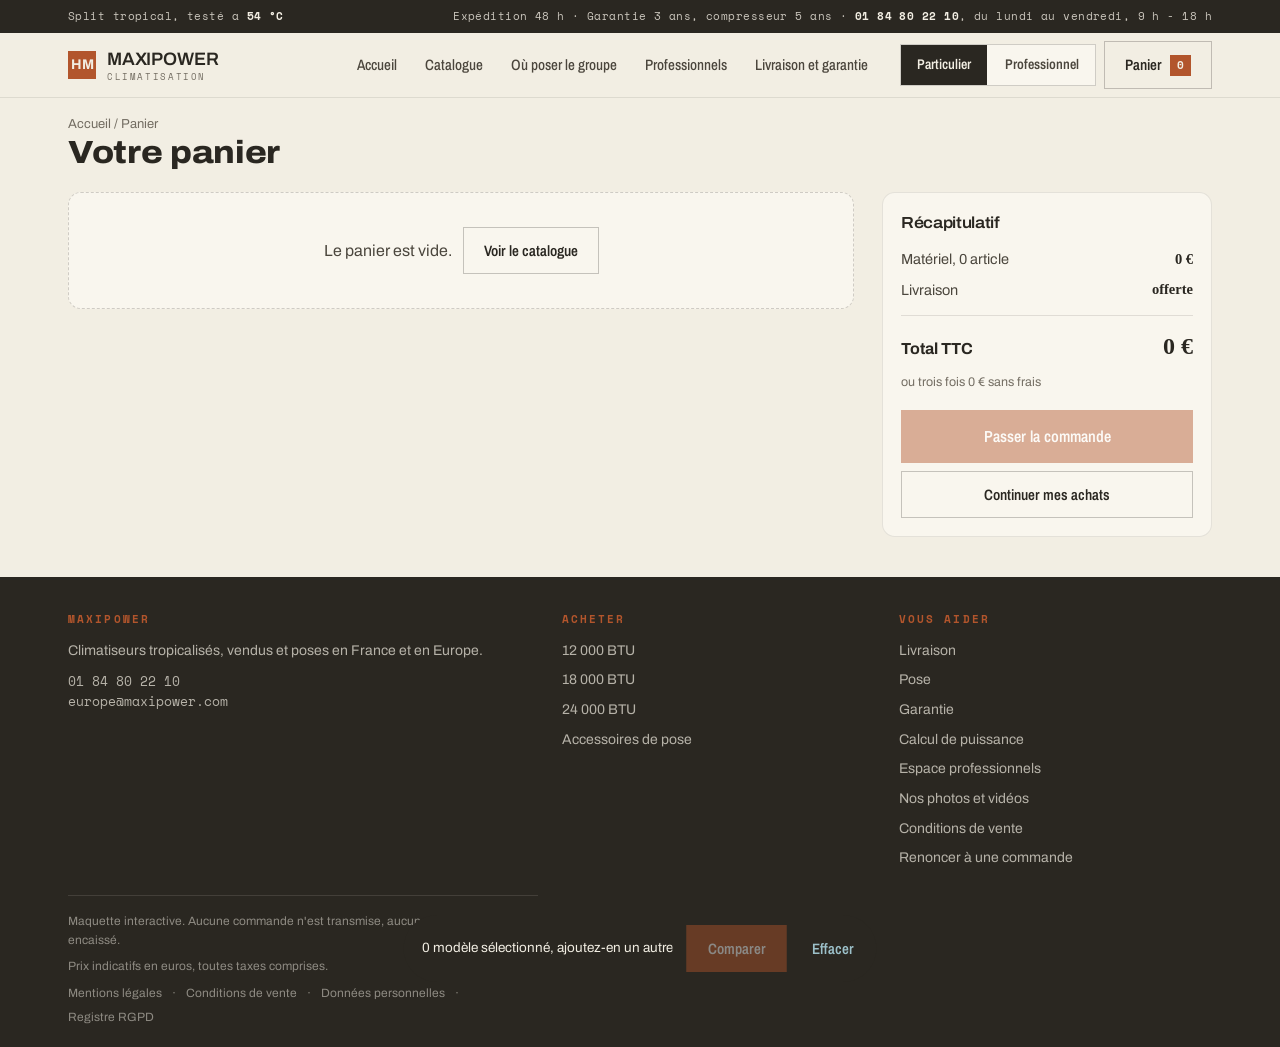
<file: panier/index.html>
<!DOCTYPE html>
<html lang="fr">
<head>
<meta charset="utf-8">
<meta name="viewport" content="width=device-width, initial-scale=1, viewport-fit=cover">
<title>Votre panier</title>
<meta name="description" content="Le récapitulatif de votre commande : appareils, pose en option, livraison offerte.">
<link rel="canonical" href="https://chm75009-sketch.github.io/CLIM-/panier/">
<meta name="theme-color" content="#101010">
<meta property="og:type" content="website">
<meta property="og:site_name" content="MaxiPower">
<meta property="og:title" content="Votre panier">
<meta property="og:description" content="Le récapitulatif de votre commande : appareils, pose en option, livraison offerte.">
<meta property="og:url" content="https://chm75009-sketch.github.io/CLIM-/panier/">
<link rel="icon" href="data:,">
<link rel="preconnect" href="https://fonts.gstatic.com" crossorigin>
<link rel="stylesheet" href="https://fonts.googleapis.com/css2?family=Archivo:wght@400;500;600;700&amp;family=Archivo+Narrow:wght@500;600;700&amp;family=Space+Mono:wght@400;700&amp;display=swap">
<link rel="stylesheet" href="../style.css">
</head>
<body data-ecran="panier">

<div class="annonce">
  <div class="zone">
    <span>Split tropical, testé a <b>54 &deg;C</b></span>
    <span>Expédition 48 h &middot; Garantie 3 ans, compresseur 5 ans &middot; <b>01 84 80 22 10</b>, du lundi au vendredi, 9 h - 18 h</span>
  </div>
</div>

<header class="chapeau">
  <div class="zone">
    <a href="../" class="marque" data-aller="accueil">
      <span class="sceau">HM</span>
      <span class="marque-nom">MAXIPOWER<span>CLIMATISATION</span></span>
    </a>
    <nav class="liens">
      <a href="../" data-aller="accueil">Accueil</a>
      <a href="../catalogue/" data-aller="catalogue">Catalogue</a>
      <a href="../ou-poser-le-groupe/" data-aller="pose">Où poser le groupe</a>
      <a href="../professionnels/" data-aller="pro">Professionnels</a>
      <a href="../livraison-pose-garantie/" data-aller="infos">Livraison et garantie</a>
    </nav>
    <div class="outils">
      <span class="jeton-societe" id="jeton-societe" hidden><span class="rond"></span><span class="nom"></span></span>
      <div class="segments" role="group" aria-label="Type de client">
        <button type="button" data-mode="part" aria-pressed="true">Particulier</button>
        <button type="button" data-mode="pro" aria-pressed="false">Professionnel</button>
      </div>
      <button class="bouton" data-aller="panier" type="button">Panier <span class="compte" id="compte">0</span></button>
      <button class="burger" id="burger" type="button" aria-label="Ouvrir le menu" aria-expanded="false" aria-controls="menu">
        <svg width="20" height="14" viewBox="0 0 20 14" fill="none" stroke="currentColor" stroke-width="2" stroke-linecap="round"><path d="M1 1h18M1 7h18M1 13h18"/></svg>
      </button>
    </div>
  </div>
  <nav class="menu" id="menu" aria-label="Menu principal">
    <a href="../" data-aller="accueil">Accueil <span class="flottant">calcul de puissance</span></a>
    <a href="../catalogue/" data-aller="catalogue">Catalogue <span class="flottant">14 références</span></a>
    <a href="../" data-aller="accueil" data-ancre="atelier">Nos photos et vidéos <span class="flottant">l'atelier</span></a>
    <div class="groupe">Par puissance</div>
    <a data-puissance="12000">12 000 BTU <span class="flottant">14 à 26 m&sup2;</span></a>
    <a data-puissance="18000">18 000 BTU <span class="flottant">24 à 38 m&sup2;</span></a>
    <a data-puissance="24000">24 000 BTU <span class="flottant">36 à 58 m&sup2;</span></a>
    <a data-accessoires>Accessoires de pose <span class="flottant">4 références</span></a>
    <a href="../ou-poser-le-groupe/" data-aller="pose">Où poser le groupe <span class="flottant">démarches</span></a>
    <div class="groupe">Professionnels</div>
    <a href="../professionnels/" data-aller="pro">Hôtel, restaurant, bar, bureau <span class="flottant">devis en ligne</span></a>
    <div class="groupe">Vous aider</div>
    <a href="../livraison-pose-garantie/" data-aller="infos">Livraison, pose, garantie</a>
    <a href="../panier/" data-aller="panier">Panier <span class="flottant" id="menu-compte">0 article</span></a>
    <div class="groupe">Informations légales</div>
    <a href="../mentions-legales/" data-legal="mentions">Mentions légales</a>
    <a href="../conditions-de-vente/" data-legal="cgv">Conditions de vente <span class="flottant">particuliers et pros</span></a>
    <a href="../donnees-personnelles/" data-legal="donnees">Données personnelles <span class="flottant">RGPD</span></a>
    <a href="../retractation/" data-aller="retractation">Renoncer à une commande <span class="flottant">14 jours</span></a>
  </nav>
</header>

<main>
  <!-- ================= ACCUEIL ================= -->
  <div class="ecran actif" id="ecran-accueil">
    <!-- l'usine d'abord : photo plein cadre -->
    <div class="hero-photo">
      <img src="../medias/brasage-circuit.jpg" alt="Brasage du circuit frigorifique dans l'atelier MaxiPower">
      <div class="zone">
        <span class="oeil clair" id="hero-oeil">MaxiPower, fabricant de climatiseurs</span>
        <h1 id="hero-titre">Tout est fluide : <em>le circuit, la livraison, la pose.</em></h1>
        <p class="chapo" id="hero-chapo">Dix modèles tropicalisés, de 12 000 à 24 000 BTU, à partir de 449 &euro;. Ils rafraîchissent l'été, chauffent l'hiver et tiennent la canicule jusqu'à 54 &deg;C dehors. Livrés sous 48 heures, posés par un frigoriste certifié, garantis 3 ans et 5 ans sur le compresseur.</p>
        <div class="actions" id="hero-actions">
          <button class="bouton fort grand" type="button" data-aller="catalogue">Voir les climatiseurs</button>
          <button class="bouton grand clair" type="button" id="vers-pupitre">Calculer ma puissance</button>
        </div>
        <span class="credit-photo">Atelier de montage &middot; brasage du circuit, unité par unité</span>
      </div>
    </div>

    <div class="preuves">
      <div class="zone">
        <div class="preuve"><div><div class="val">4,7 / 5</div><div class="etoiles">&#9733;&#9733;&#9733;&#9733;&#9733;</div><div class="quoi">1 284 avis clients vérifiés</div></div></div>
        <div class="preuve"><div><div class="val">12 400</div><div class="quoi">climatiseurs posés en France</div></div></div>
        <div class="preuve"><div><div class="val">120</div><div class="quoi">installateurs partenaires, toutes régions</div></div></div>
        <div class="preuve"><div><div class="val">2010</div><div class="quoi">fabricant, dix modèles au catalogue</div></div></div>
        <div class="preuve" id="hero-faits" hidden></div>
      </div>
    </div>

    <section class="zone" id="atelier">
      <div class="tete">
        <div>
          <span class="oeil">Dans notre atelier</span>
          <h2>Nos photos et vidéos</h2>
          <p>Le circuit frigorifique est brasé à la main, unité par unité, puis mis sous pression et contrôlé avant d'être fermé. Voilà ce qu'il y a derrière les dix modèles du catalogue.</p>
        </div>
      </div>
      <div class="medias">
        <div class="cadre-video">
          <video controls preload="metadata" playsinline poster="../medias/affiche.jpg">
            <source src="../medias/atelier-maxipower.mp4" type="video/mp4">
            Votre navigateur ne peut pas lire cette vidéo.
          </video>
          <span class="legende">Vidéo &middot; montage d'un groupe</span>
        </div>
        <div class="galerie">
          <figure class="cliche"><img src="../medias/atelier-ensemble.jpg" alt="Établi de montage, groupes extérieurs alignés" loading="lazy"><figcaption>L'établi de montage</figcaption></figure>
          <figure class="cliche"><img src="../medias/brasage-circuit.jpg" alt="Brasage du circuit frigorifique sur un groupe" loading="lazy"><figcaption>Brasage du circuit</figcaption></figure>
          <figure class="cliche"><img src="../medias/controle-echangeur.jpg" alt="Contrôle de l'échangeur et du compresseur" loading="lazy"><figcaption>Contrôle de l'échangeur</figcaption></figure>
          <figure class="cliche"><img src="../medias/circuit-cuivre.jpg" alt="Gros plan sur le circuit en cuivre et le compresseur" loading="lazy"><figcaption>Le cuivre, de près</figcaption></figure>
        </div>
      </div>
    </section>

    <section class="zone">
      <div class="tete"><div><h2>Trois puissances, trois usages</h2><p>La règle tient en une ligne : environ 520 BTU par mètre carré, un peu plus si la pièce prend le soleil ou s'ouvre sur la cuisine.</p></div></div>
      <div class="trois">
        <button class="porte" type="button" data-puissance="12000"><b class="btu">12 000 BTU</b><span class="piece">Chambre, bureau, 14 à 26 m&sup2;</span><span class="des">À partir de 449 &euro;, quatre modèles</span></button>
        <button class="porte" type="button" data-puissance="18000"><b class="btu">18 000 BTU</b><span class="piece">Séjour, grande chambre, 24 à 38 m&sup2;</span><span class="des">À partir de 649 &euro;, quatre modèles</span></button>
        <button class="porte" type="button" data-puissance="24000"><b class="btu">24 000 BTU</b><span class="piece">Salon ouvert, plateau, 36 à 58 m&sup2;</span><span class="des">À partir de 899 &euro;, trois modèles</span></button>
      </div>
    </section>

    <section class="zone" style="padding-top:0">
      <div class="tete"><div><h2>Les plus vendus</h2><p>Trois modèles qui couvrent les neuf demandes sur dix.</p></div>
        <button class="bouton" type="button" data-aller="catalogue">Tout le catalogue</button></div>
      <div class="grille" id="vedettes"></div>
    </section>

    <section class="zone" id="outil">
      <div class="pupitre">
        <h2>Outil de calcul, gratuit</h2>
        <p class="titre-outil">Quelle puissance pour votre pièce ?</p>
        <p class="mode-emploi">Déplacez le curseur sur la surface à climatiser, cochez ce qui s'applique : nous affichons les BTU nécessaires, puis les modèles qui correspondent. Un 24 000 BTU dans une chambre de 14 m&sup2; refroidit trop vite, s'arrête, redémarre, et vous paye la facture de ces démarrages.</p>
        <div class="etiquette-lecture">Puissance nécessaire</div>
        <div class="lecture">
          <span class="chiffre mono" id="lecture-btu">12 000</span>
          <span class="unite">BTU/h<br><span class="mono" id="lecture-kw" style="letter-spacing:0">3,5 kW</span></span>
        </div>
        <div class="reglette">
          <label for="surface">Surface de la pièce <b class="mono" id="lecture-surface">22 m&sup2;</b></label>
          <input type="range" id="surface" min="8" max="60" step="1" value="22">
          <div class="graduations"><span>8 m&sup2;</span><span>20</span><span>34</span><span>46</span><span>60 m&sup2;</span></div>
        </div>
        <div class="options">
          <label class="bascule" for="soleil"><input type="checkbox" id="soleil"> Plein soleil ou dernier étage</label>
          <label class="bascule" for="hauteur"><input type="checkbox" id="hauteur"> Plafond au-dessus de 3 m</label>
          <label class="bascule" for="monde"><input type="checkbox" id="monde"> Salon, cuisine ouverte</label>
        </div>
        <div class="verdict">
          <p id="verdict-texte">Pour 22 m&sup2; sans contrainte, il faut un <b>12 000 BTU</b>.</p>
          <button class="bouton fort" id="voir-modeles" type="button">Voir les modèles</button>
        </div>
      </div>
    </section>

    <section class="zone" style="padding-top:0">
      <div class="plaque">
        <div>
          <span class="plaque-titre">Adresse du site</span>
          <a class="plaque-lien mono" href="https://chm75009-sketch.github.io/CLIM-/">chm75009-sketch.github.io/CLIM-</a>
        </div>
        <div class="plaque-version">
          <span class="plaque-titre">Version</span>
          <span class="mono">1.0<small>26 septembre 2026</small></span>
        </div>
      </div>
    </section>

    <section class="zone" style="padding-top:0">
      <div class="tete"><div><h2>Ce qu'en disent les clients</h2></div></div>
      <div class="avis">
        <blockquote><span class="etoiles">&#9733;&#9733;&#9733;&#9733;&#9733;</span><p>Pose un mardi matin, deux heures, mur percé proprement et bâche au sol. L'appareil est si silencieux que je vérifie l'écran pour savoir s'il tourne.</p><cite>Sabrina M., Montpellier, Inverter Smart 18</cite></blockquote>
        <blockquote><span class="etoiles">&#9733;&#9733;&#9733;&#9733;&#9733;</span><p>J'avais pris trop gros la première fois, chez un autre. Le calcul du site m'a mis sur du 12 000 et c'est exactement ce qu'il fallait pour la chambre.</p><cite>Karim B., Lyon, Inverter 12</cite></blockquote>
        <blockquote><span class="etoiles">&#9733;&#9733;&#9733;&#9733;&#9734;</span><p>Facture d'août divisée par deux par rapport au vieux mobile. Un point en moins parce que la livraison a pris cinq jours, pas deux.</p><cite>Nathalie R., Bordeaux, Inverter 24</cite></blockquote>
      </div>
    </section>
  </div>

  <!-- ================= CATALOGUE ================= -->
  <div class="ecran" id="ecran-catalogue">
    <div class="zone">
      <div class="fil"><a href="../" data-aller="accueil">Accueil</a> / Catalogue</div>
      <div class="tete"><div><h2>Le catalogue</h2><p>Dix splits tropicalisés et quatre accessoires de pose. Prix TTC, livraison offerte, pose en option.</p></div></div>

      <div class="catalogue">
        <aside class="filtres cache" id="filtres">
          <div class="bloc-filtre">
            <p>Puissance</p>
            <label class="case"><input type="checkbox" data-filtre="btu" value="12000"> 12 000 BTU <span class="nb" data-nb="btu-12000"></span></label>
            <label class="case"><input type="checkbox" data-filtre="btu" value="18000"> 18 000 BTU <span class="nb" data-nb="btu-18000"></span></label>
            <label class="case"><input type="checkbox" data-filtre="btu" value="24000"> 24 000 BTU <span class="nb" data-nb="btu-24000"></span></label>
          </div>
          <div class="bloc-filtre">
            <p>Surface de la pièce</p>
            <label class="case"><input type="checkbox" data-filtre="surface" value="0-25"> Moins de 25 m&sup2;</label>
            <label class="case"><input type="checkbox" data-filtre="surface" value="25-40"> 25 à 40 m&sup2;</label>
            <label class="case"><input type="checkbox" data-filtre="surface" value="40-60"> Plus de 40 m&sup2;</label>
          </div>
          <div class="bloc-filtre">
            <p>Technologie</p>
            <label class="case"><input type="checkbox" data-filtre="tech" value="inverter"> Inverter <span class="nb" data-nb="tech-inverter"></span></label>
            <label class="case"><input type="checkbox" data-filtre="tech" value="classe"> Classe A <span class="nb" data-nb="tech-classe"></span></label>
            <label class="case"><input type="checkbox" data-filtre="tech" value="accessoire"> Accessoires <span class="nb" data-nb="tech-accessoire"></span></label>
          </div>
          <div class="bloc-filtre">
            <p>Confort</p>
            <label class="case"><input type="checkbox" data-filtre="wifi" value="1"> Pilotage par téléphone</label>
            <label class="case"><input type="checkbox" data-filtre="silence" value="1"> Moins de 35 dB</label>
          </div>
          <div class="bloc-filtre">
            <p>Prix maximum <span class="mono" id="valeur-prix" style="float:right">1 300 &euro;</span></p>
            <input type="range" id="prix-max" min="50" max="1300" step="50" value="1300">
          </div>
          <div class="bloc-filtre">
            <button class="bouton" type="button" id="vider-filtres" style="width:100%">Tout effacer</button>
          </div>
        </aside>

        <div>
          <div class="recherche">
            <svg width="16" height="16" viewBox="0 0 24 24" fill="none" stroke="currentColor" stroke-width="2"><circle cx="11" cy="11" r="7"/><path d="M20 20l-3.5-3.5"/></svg>
            <input type="search" id="q" placeholder="Chercher un modèle, une référence, 18 000..." aria-label="Rechercher">
          </div>
          <div id="bandeau-pro" hidden style="border:1.5px solid var(--ink); background:var(--ember-voile); padding:12px 14px; margin-bottom:14px; font-size:14px">
            <b>Tarif professionnel.</b> Prix hors taxes, remise de 5 % dès 3 unités, 10 % dès 6, 15 % dès 10, appliquée au devis.
          </div>
          <div class="barre">
            <span class="compteur" id="compteur">14 références</span>
            <button class="bouton replier" type="button" id="bouton-filtres">Filtres</button>
            <select id="tri" aria-label="Trier">
              <option value="conseil">Conseillé pour ma pièce</option>
              <option value="prix-croissant">Prix croissant</option>
              <option value="prix-decroissant">Prix décroissant</option>
              <option value="conso">Consommation la plus basse</option>
              <option value="bruit">Le plus silencieux</option>
            </select>
          </div>
          <div class="grille" id="grille"></div>
        </div>
      </div>
    </div>
  </div>

  <!-- ================= FICHE ================= -->
  <div class="ecran" id="ecran-produit">
    <div class="zone">
      <div class="fil"><a href="../" data-aller="accueil">Accueil</a> / <a href="../catalogue/" data-aller="catalogue">Catalogue</a> / <span id="fil-produit"></span></div>
      <div class="fiche" id="fiche"></div>
      <section style="padding-top:0">
        <div class="tete"><div><h2>Dans la même puissance</h2></div></div>
        <div class="grille" id="proches"></div>
      </section>
    </div>
  </div>

  <!-- ================= PANIER ================= -->
  <div class="ecran" id="ecran-panier">
    <div class="zone">
      <div class="fil"><a href="../" data-aller="accueil">Accueil</a> / Panier</div>
      <div class="tete"><div><h2 id="titre-panier">Votre panier</h2></div></div>
      <div class="panier">
        <div id="lignes"></div>
        <aside class="recap" id="recap-panier"></aside>
      </div>
    </div>
  </div>

  <!-- ================= COMMANDE ================= -->
  <div class="ecran" id="ecran-commande">
    <div class="zone">
      <div class="fil"><a href="../panier/" data-aller="panier">Panier</a> / Commande</div>
      <div class="tete"><div><h2 id="titre-commande">Votre commande</h2><p id="sous-commande">Trois blocs, rien de plus. Le paiement n'est pas encaissé, c'est une maquette.</p></div></div>
      <div class="commande">
        <form id="form-commande" novalidate>
          <div class="carte-form">
            <h3><b>1</b> Vos coordonnées</h3>
            <div class="formulaire">
              <div class="champ"><label for="nom">Nom et prénom</label><input id="nom" placeholder="Prénom Nom" required></div>
              <div class="duo">
                <div class="champ"><label for="courriel">Courriel</label><input id="courriel" type="email" placeholder="vous@exemple.fr" required></div>
                <div class="champ"><label for="tel">Téléphone</label><input id="tel" type="tel" placeholder="06 12 34 56 78" required></div>
              </div>
            </div>
          </div>
          <div class="carte-form">
            <h3><b>2</b> Livraison et pose</h3>
            <div class="formulaire">
              <div class="champ"><label for="adresse">Adresse</label><input id="adresse" placeholder="12 rue des Lilas" required></div>
              <div class="duo">
                <div class="champ"><label for="cp">Code postal</label><input id="cp" inputmode="numeric" placeholder="75011" required></div>
                <div class="champ"><label for="ville">Ville</label><input id="ville" placeholder="Paris" required></div>
              </div>
              <div class="champ"><label for="creneau">Créneau souhaité</label>
                <select id="creneau">
                  <option>Dès que possible, le matin</option>
                  <option>Dès que possible, l'après-midi</option>
                  <option>Sous quinze jours</option>
                  <option>Je rappellerai pour fixer</option>
                </select>
              </div>
              <div class="champ"><label for="etage">Étage et accès</label><input id="etage" placeholder="3e étage, ascenseur, balcon sur cour"></div>
            </div>
          </div>
          <div class="carte-form" id="bloc-reglement">
            <h3><b>3</b> Règlement</h3>
            <label class="mode"><input type="radio" name="reglement" value="carte" checked> Carte bancaire <span class="detail">à la commande</span></label>
            <label class="mode"><input type="radio" name="reglement" value="3fois"> Trois fois sans frais <span class="detail" id="detail-3fois">3 x 0 &euro;</span></label>
            <label class="mode"><input type="radio" name="reglement" value="virement"> Virement <span class="detail">sous 48 h</span></label>
          </div>
          <div class="carte-form">
            <h3><b>4</b> Ce que vous acceptez</h3>
            <label class="engagement"><input type="checkbox" id="accepte-cgv"> <span id="texte-accepte">J'ai lu et j'accepte les conditions générales de vente, et j'ai pris connaissance de la politique de confidentialité.</span></label>
            <p class="aide-champ">Les lire : <a href="../conditions-de-vente/" data-legal="cgv">conditions de vente</a> &middot; <a href="../donnees-personnelles/" data-legal="donnees">données personnelles</a> &middot; <a href="../mentions-legales/" data-legal="mentions">mentions légales</a></p>
            <label class="engagement" id="ligne-pose-expresse" hidden><input type="checkbox" id="accepte-pose"> <span>Je demande que la pose et la mise en service aient lieu avant la fin du délai de rétractation, et je renonce expressément à ce droit pour cette seule prestation, une fois qu'elle est exécutée.</span></label>
            <p class="aide-champ" id="rappel-droits">Quatorze jours pour vous rétracter, à compter du lendemain de la réception, frais de retour à notre charge. Les garanties légales de conformité et des vices cachés s'appliquent en plus de notre garantie de trois ans.</p>
          </div>
        </form>
        <aside class="recap" id="recap-commande"></aside>
      </div>
    </div>
  </div>

  <!-- ================= CONFIRMATION ================= -->
  <div class="ecran" id="ecran-fini">
    <div class="zone" style="padding-block:50px">
      <div class="fini">
        <div class="coche">&#10003;</div>
        <h2>Commande enregistrée</h2>
        <p class="numero" id="numero"></p>
        <p style="color:var(--ink-2)" id="recap-fin"></p>
        <p style="color:var(--ink-3); font-size:12.5px; margin-top:18px">Maquette : rien n'a été transmis, rien n'a été encaissé.</p>
        <button class="bouton grand fort" type="button" data-aller="accueil" style="margin-top:12px">Revenir à la boutique</button>
        <p class="aide-champ" style="margin-top:16px">Vous avez quatorze jours pour changer d'avis, à compter du lendemain de la réception : <a href="../retractation/" data-aller="retractation">renoncer au contrat ici</a>.</p>
      </div>
    </div>
  </div>

  <!-- ================= OÙ POSER LE GROUPE ================= -->
  <div class="ecran" id="ecran-pose">
    <div class="zone">
      <div class="fil"><a href="../" data-aller="accueil">Accueil</a> / Où poser le groupe</div>
      <div class="tete">
        <div>
          <span class="oeil">Avant d'acheter</span>
          <h2>Où poser le groupe extérieur</h2>
          <p>Six questions, et vous savez quelles démarches vous attendent : mairie, copropriété, secteur protégé, voisinage. Chaque réponse cite le texte sur lequel elle s'appuie.</p>
        </div>
      </div>

      <div class="atelier">
        <div class="panneau-config" id="questions-pose"></div>
        <aside class="devis" id="reponse-pose"></aside>
      </div>

      <section style="padding-top:24px">
        <p style="font-size:13px; color:var(--ink-2); border-top:1.5px solid var(--ink); padding-top:14px; max-width:70ch">
          Cet outil est une aide au repérage, pas un avis juridique. Le plan local d'urbanisme de votre commune et le règlement de votre copropriété peuvent être plus stricts que la règle générale : la mairie et le syndic ont toujours le dernier mot. Sources consultées le 13 septembre 2026 : service-public.gouv.fr, fiches F36778 sur l'autorisation d'urbanisme d'un climatiseur, F17578 sur la modification de l'aspect extérieur, F31513 sur les travaux en copropriété et F612 sur les bruits de voisinage.
        </p>
      </section>
    </div>
  </div>

  <!-- ================= PROFESSIONNELS ================= -->
  <div class="ecran" id="ecran-pro">
    <div class="pro-tete">
      <div class="zone">
        <div>
          <span class="oeil" style="background:rgba(242,118,46,.16); color:#F7A35F">Hôtellerie, restauration, bureaux</span>
          <h1>Un devis fluide,<em>un chantier sans fuite.</em></h1>
          <p>Dites combien de chambres, de mètres carrés de salle ou de postes de travail. Nous sortons la liste des appareils, les quantités, la remise de volume et le prix posé.</p>
        </div>
        <div class="pro-avantages">
          <div class="pro-avantage"><i>-15 %</i><span><b>Remise de volume</b>Dès trois appareils, puis six, puis dix.</span></div>
          <div class="pro-avantage"><i>6 h</i><span><b>Pose hors service</b>Les équipes interviennent tôt le matin ou après la fermeture.</span></div>
          <div class="pro-avantage"><i>48 h</i><span><b>Dépannage prioritaire</b>Un contrat de maintenance, un interlocuteur, une intervention sous 48 heures.</span></div>
        </div>
      </div>
    </div>

    <div class="zone">
      <!-- inscription -->
      <div id="pro-travail">
        <section>
          <div class="bandeau-compte" id="bandeau-compte"></div>
          <div class="tete"><div><h2>Évaluez vos besoins</h2>
            <span class="oeil" style="margin-top:12px">Sélectionnez votre activité</span><p>Chaque activité a ses contraintes : le bruit dans une chambre, les apports de cuisine en salle, la chaleur des machines dans un bureau.</p></div></div>
          <div class="metiers" id="metiers"></div>
        </section>

        <section style="padding-top:0">
          <div class="atelier">
            <div class="panneau-config" id="config"></div>
            <aside class="devis" id="devis"></aside>
          </div>
        </section>
      </div>
      <section id="pro-compte" hidden>
        <div class="tete">
          <div>
            <h2>Ouvrir votre compte pour afficher le devis</h2>
            <p>Votre évaluation est prête. Le chiffrage, la remise de volume et l'enregistrement du devis demandent un compte professionnel : trois minutes, un Kbis de moins de trois mois et votre SIRET.</p>
          </div>
        </div>

        <div class="compte-pro">
          <form class="fiche-societe" id="form-societe" novalidate>
            <h3><b>1</b> L'entreprise</h3>
            <div class="formulaire">
              <div class="champ"><label for="raison">Raison sociale</label><input id="raison" placeholder="Hôtel des Voyageurs SARL" required></div>
              <div class="duo">
                <div class="champ"><label for="siret">SIRET</label><input id="siret" inputmode="numeric" maxlength="17" placeholder="123 456 789 00012" required>
                  <div class="aide-champ" id="aide-siret">Quatorze chiffres, clé de contrôle vérifiée.</div></div>
                <div class="champ"><label for="tva">TVA intracommunautaire</label><input id="tva" placeholder="FR12123456789">
                  <div class="aide-champ">Facultatif hors France.</div></div>
              </div>
              <div class="duo">
                <div class="champ"><label for="forme">Forme juridique</label>
                  <select id="forme"><option>SARL</option><option>SAS ou SASU</option><option>EURL</option><option>SA</option><option>Entreprise individuelle</option><option>Association</option><option>Collectivité</option></select></div>
                <div class="champ"><label for="secteur">Activité</label>
                  <select id="secteur"><option value="hotel">Hôtellerie</option><option value="restaurant">Restauration</option><option value="bar">Bar, café, discothèque</option><option value="bureau">Bureaux et tertiaire</option><option value="autre">Autre</option></select></div>
              </div>
              <div class="champ"><label for="siege">Adresse du siège</label><input id="siege" placeholder="18 avenue de la Gare" required></div>
              <div class="duo">
                <div class="champ"><label for="cp-pro">Code postal</label><input id="cp-pro" inputmode="numeric" placeholder="34000" required></div>
                <div class="champ"><label for="ville-pro">Ville</label><input id="ville-pro" placeholder="Montpellier" required></div>
              </div>
            </div>

            <h3><b>2</b> Votre interlocuteur</h3>
            <div class="formulaire">
              <div class="duo">
                <div class="champ"><label for="contact">Nom et prénom</label><input id="contact" placeholder="Prénom Nom" required></div>
                <div class="champ"><label for="fonction">Fonction</label><input id="fonction" placeholder="Directrice d'exploitation"></div>
              </div>
              <div class="duo">
                <div class="champ"><label for="mail-pro">Courriel professionnel</label><input id="mail-pro" type="email" placeholder="contact@société.fr" required></div>
                <div class="champ"><label for="tel-pro">Téléphone</label><input id="tel-pro" type="tel" placeholder="04 67 00 00 00" required></div>
              </div>
            </div>

            <h3><b>3</b> La pièce justificative</h3>
            <div class="formulaire">
              <label class="depot" id="depot-kbis">
                <span class="icone"><svg width="18" height="18" viewBox="0 0 24 24" fill="none" stroke="currentColor" stroke-width="1.8"><path d="M14 3H7a2 2 0 0 0-2 2v14a2 2 0 0 0 2 2h10a2 2 0 0 0 2-2V8z"/><path d="M14 3v5h5"/></svg></span>
                <span><b>Extrait Kbis</b><small id="nom-kbis">De moins de trois mois. PDF ou photo.</small></span>
                <input type="file" id="kbis" accept=".pdf,.jpg,.jpeg,.png">
              </label>
              <label class="engagement"><input type="checkbox" id="conditions" required> J'accepte les conditions générales de vente, j'ai pris connaissance de la politique de confidentialité et je certifie exacts les renseignements portés ci-dessus.</label>
              <p class="aide-champ">Les lire : <a href="../conditions-de-vente/" data-legal="cgv">conditions de vente</a> &middot; <a href="../donnees-personnelles/" data-legal="donnees">données personnelles</a></p>
            </div>

            <button class="bouton fort grand" type="button" id="creer-compte" style="width:100%; margin-top:18px">Ouvrir le compte et accéder au devis</button>
            <div class="aide-champ" style="text-align:center; margin-top:10px">Déjà client ? <a id="lien-connexion" style="cursor:pointer; text-decoration:underline">Retrouver mon compte</a></div>
          </form>

          <aside class="encart">
            <h3>Ce que le compte ouvre</h3>
            <ul>
              <li>Le configurateur et le devis chiffré, metier par metier.</li>
              <li>La remise de volume, de 5 à 15 % selon le nombre d'unités.</li>
              <li>Les prix hors taxes et la facture au nom de la société.</li>
              <li>Un interlocuteur unique et le dépannage sous 48 heures.</li>
            </ul>
            <div class="rappel">Les pièces servent à vérifier l'existence de la société et a ouvrir l'encours. Maquette : aucun fichier n'est envoyé ni conservé.</div>
          </aside>
        </div>
      </section>

      <!-- configurateur, une fois le compte ouvert -->
    </div>
  </div>

  <!-- ================= INFOS ================= -->
  <div class="ecran" id="ecran-infos">
    <div class="zone">
      <div class="fil"><a href="../" data-aller="accueil">Accueil</a> / Livraison et garantie</div>
      <div class="tete"><div><h2>Livraison, pose, garantie</h2><p>Les six questions qu'on nous pose au téléphone, avec la réponse exacte.</p></div></div>
      <div style="max-width:760px">
        <details class="depliant" open><summary>Quand serai-je livré</summary><div class="dedans">Expédition sous 48 heures ouvrées, livraison par transporteur au pied de l'immeuble ou devant la maison. Vous recevez un créneau de deux heures la veille. Pour la Corse et les îles, comptez cinq jours.</div></details>
        <details class="depliant"><summary>Comment se passe la pose</summary><div class="dedans">Un frigoriste certifié vient poser l'unité intérieure, le groupe extérieur et la liaison, jusqu'à quatre mètres. Il met en service, vérifie l'étanchéité et signe le certificat qui ouvre la garantie. Comptez trois heures pour un monosplit. Au-delà de quatre mètres de liaison, le supplément est annoncé avant l'intervention.</div></details>
        <details class="depliant"><summary>Puis-je poser moi-même</summary><div class="dedans">Le raccordement du circuit frigorifique demande un professionnel certifié. Vous pouvez préparer le percement et le support, nous faisons le reste. Les climatiseurs livrés avec liaison préremplie ne dispensent pas de la mise en service.</div></details>
        <details class="depliant"><summary>Si l'appareil ne me convient pas</summary><div class="dedans">Tant qu'il n'est pas posé et qu'il est dans son emballage, vous avez quatorze jours pour nous dire que vous vous rétractez, à compter du lendemain de la réception. Nous remboursons la totalité, frais de livraison compris, au plus tard quatorze jours après avoir reçu votre décision. Le retour est à notre charge. Une fois l'appareil posé et mis en service, il n'est plus repris.</div></details>
        <details class="depliant"><summary>Que couvre la garantie commerciale</summary><div class="dedans">Trois ans sur l'appareil, cinq ans sur le compresseur, à partir de la date de mise en service. Pièces, main-d'oeuvre et déplacement compris. Elle tombe si un tiers non certifié ouvre le circuit. Elle s'ajoute aux garanties légales ci-dessous et ne les remplace pas.</div></details>
        <details class="depliant"><summary>Et les garanties légales</summary><div class="dedans">Elles sont dues quoi qu'il arrive, sans frais. La garantie légale de conformité vous donne deux ans à compter de la livraison ; pendant ces deux ans, sur un appareil neuf, c'est à nous de prouver que le défaut n'existait pas à la vente. Vous choisissez la réparation ou le remplacement, sous trente jours ; une réparation prolonge la garantie de douze mois. Si rien de tout cela n'est possible, vous obtenez une réduction du prix ou le remboursement. La garantie des vices cachés, elle, vous donne deux ans à compter du jour où vous découvrez le défaut. Le détail figure dans les <a href="../conditions-de-vente/" data-legal="cgv">conditions de vente</a>.</div></details>
        <details class="depliant"><summary>Faut-il un entretien</summary><div class="dedans">Nettoyage des filtres tous les mois d'utilisation, cela se fait à l'eau tiède. Une visite annuelle, 129 euros, vérifie les pressions, les échangeurs et le bac a condensats. Elle n'est pas obligatoire pour valider la garantie.</div></details>
      </div>
    </div>
  </div>


  <!-- ================= RÉTRACTATION ================= -->
  <div class="ecran" id="ecran-retractation">
    <div class="zone">
      <div class="fil"><a href="../" data-aller="accueil">Accueil</a> / Renoncer à une commande</div>
      <div class="tete">
        <div>
          <span class="oeil">Quatorze jours, sans justification</span>
          <h2>Renoncer au contrat ici</h2>
          <p>Remplissez ces quelques lignes et confirmez : votre rétractation est enregistrée, et nous vous en accusons réception avec la date et l'heure. Vous n'avez aucun motif à donner.</p>
        </div>
      </div>

      <div class="retract" id="retract">
        <form class="carte-form" id="form-retract" novalidate style="margin-bottom:0">
          <h3><b>1</b> Votre commande</h3>
          <div class="formulaire">
            <div class="duo">
              <div class="champ"><label for="r-numero">Numéro de commande</label><input id="r-numero" placeholder="HM-2026-1234" required></div>
              <div class="champ"><label for="r-recue">Date de réception</label><input id="r-recue" type="date" required></div>
            </div>
            <div class="champ"><label for="r-objet">Ce que vous renvoyez</label>
              <select id="r-objet">
                <option>Toute la commande</option>
                <option>Un seul appareil</option>
                <option>Un accessoire</option>
              </select>
            </div>
          </div>

          <h3 style="margin-top:22px"><b>2</b> Vous</h3>
          <div class="formulaire">
            <div class="champ"><label for="r-nom">Nom et prénom</label><input id="r-nom" placeholder="Prénom Nom" required></div>
            <div class="duo">
              <div class="champ"><label for="r-mail">Courriel</label><input id="r-mail" type="email" placeholder="vous@exemple.fr" required></div>
              <div class="champ"><label for="r-tel">Téléphone</label><input id="r-tel" type="tel" placeholder="06 12 34 56 78"></div>
            </div>
            <div class="champ"><label for="r-motif">Un mot, si vous voulez (facultatif)</label><input id="r-motif" placeholder="Rien d'obligatoire ici"></div>
          </div>

          <button class="bouton fort grand" type="button" id="confirmer-retract" style="width:100%; margin-top:20px">Confirmer la rétractation</button>
          <p class="aide-champ" style="text-align:center; margin-top:10px">Maquette : rien n'est transmis.</p>
        </form>

        <aside class="encart">
          <h3>Ce qui se passe ensuite</h3>
          <ul>
            <li>Nous vous envoyons l'accusé de réception, avec la date et l'heure de votre demande.</li>
            <li>Vous renvoyez l'appareil complet, dans son emballage, sous quatorze jours. Les frais de retour sont à notre charge.</li>
            <li>Nous remboursons la totalité, frais de livraison standard compris, au plus tard quatorze jours après avoir reçu votre décision, par le même moyen de paiement.</li>
          </ul>
          <div class="rappel">La rétractation ne joue plus une fois l'appareil posé et mis en service, parce que la prestation a été exécutée à votre demande expresse. Entre professionnels, elle ne s'applique pas, sauf cinq salariés au plus et commande hors activité principale.</div>
          <div class="rappel">Vous préférez écrire ? <a href="../conditions-de-vente/" data-legal="cgv">Le formulaire type</a> figure au bas des conditions de vente. Un courrier, un courriel ou toute déclaration sans ambiguïté suffisent.</div>
        </aside>
      </div>

      <div id="accuse-retract" hidden>
        <div class="fini">
          <div class="coche">&#10003;</div>
          <h2>Rétractation enregistrée</h2>
          <p class="numero" id="r-reference"></p>
          <p style="color:var(--ink-2)" id="r-accuse"></p>
          <p style="color:var(--ink-3); font-size:12.5px; margin-top:18px">Maquette : aucun accusé de réception n'est réellement envoyé.</p>
          <button class="bouton grand fort" type="button" data-aller="accueil" style="margin-top:12px">Revenir à la boutique</button>
        </div>
      </div>
    </div>
  </div>

  <!-- ================= INFORMATIONS LÉGALES ================= -->
  <div class="ecran" id="ecran-legal">
    <div class="zone">
      <div class="fil"><a href="../" data-aller="accueil">Accueil</a> / <span id="legal-fil">Mentions légales</span></div>
      <div class="tete"><div><h2 id="legal-titre">Mentions légales</h2><p id="legal-sous">Qui vend, qui héberge, qui répond.</p></div></div>
      <div class="legal-grille">
        <div class="legal-menu" id="legal-menu"></div>
        <div class="legal-corps" id="legal-corps"></div>
      </div>
    </div>
  </div>
</main>

<footer class="socle">
  <div class="zone">
    <div>
      <h4>MaxiPower</h4>
      <p style="margin:0 0 10px">Climatiseurs tropicalisés, vendus et poses en France et en Europe.</p>
      <p class="mono" style="margin:0; font-size:13px">01 84 80 22 10<br>europe@maxipower.com</p>
    </div>
    <div>
      <h4>Acheter</h4>
      <ul>
        <li><a data-puissance="12000">12 000 BTU</a></li>
        <li><a data-puissance="18000">18 000 BTU</a></li>
        <li><a data-puissance="24000">24 000 BTU</a></li>
        <li><a href="../catalogue/" data-aller="catalogue">Accessoires de pose</a></li>
      </ul>
    </div>
    <div>
      <h4>Vous aider</h4>
      <ul>
        <li><a href="../livraison-pose-garantie/" data-aller="infos">Livraison</a></li>
        <li><a href="../livraison-pose-garantie/" data-aller="infos">Pose</a></li>
        <li><a href="../livraison-pose-garantie/" data-aller="infos">Garantie</a></li>
        <li><a href="../" data-aller="accueil">Calcul de puissance</a></li>
        <li><a href="../professionnels/" data-aller="pro">Espace professionnels</a></li>
        <li><a href="../" data-aller="accueil" data-ancre="atelier">Nos photos et vidéos</a></li>
        <li><a href="../conditions-de-vente/" data-legal="cgv">Conditions de vente</a></li>
        <li><a href="../retractation/" data-aller="retractation">Renoncer à une commande</a></li>
      </ul>
    </div>
  </div>
  <div class="zone">
    <div class="mentions">
      <span>Maquette interactive. Aucune commande n'est transmise, aucun paiement n'est encaissé.</span>
      <span id="mention-prix">Prix indicatifs en euros, TTC.</span>
      <span class="liens-legaux"><a href="../mentions-legales/" data-legal="mentions">Mentions légales</a> &middot; <a href="../conditions-de-vente/" data-legal="cgv">Conditions de vente</a> &middot; <a href="../donnees-personnelles/" data-legal="donnees">Données personnelles</a> &middot; <a href="../registre-rgpd/" data-legal="registre">Registre RGPD</a></span>
    </div>
  </div>
</footer>

<div class="barre-comparer" id="barre-comparer">
  <span id="texte-comparer">2 modèles sélectionnés</span>
  <button class="bouton fort" type="button" id="ouvrir-comparateur">Comparer</button>
  <button class="bouton fantome" type="button" id="vider-comparateur" style="color:#9CC0C9">Effacer</button>
</div>

<div class="voile-comp" id="voile-comp">
  <div class="boite-comp">
    <div class="tete-comp"><h2 style="font-size:20px">Comparaison</h2>
      <button class="bouton fantome" type="button" id="fermer-comparateur" aria-label="Fermer">&#10005;</button></div>
    <div class="enveloppe-comp"><table class="tableau-comp" id="table-comp"></table></div>
  </div>
</div>

<div class="message" id="message" role="status" aria-live="polite"></div>

<script src="../boutique.js"></script>
</body>
</html>
</file>
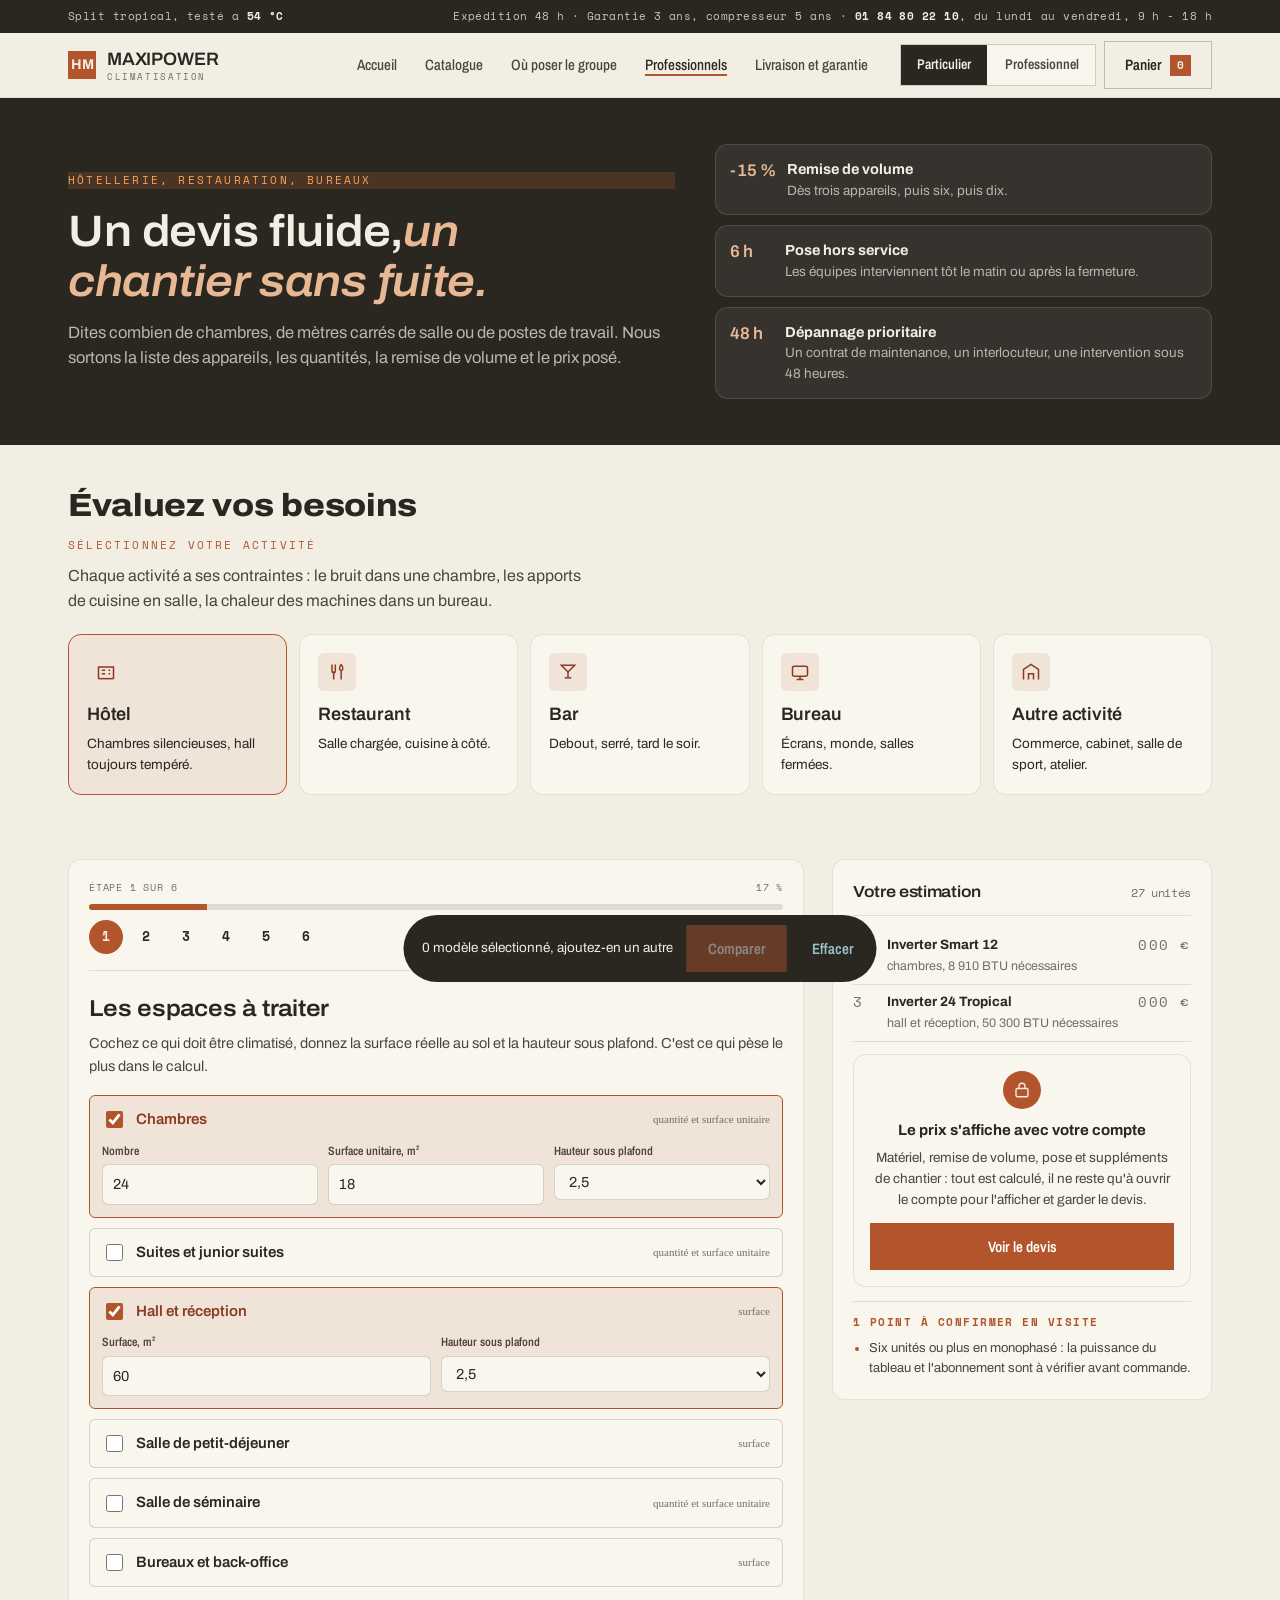
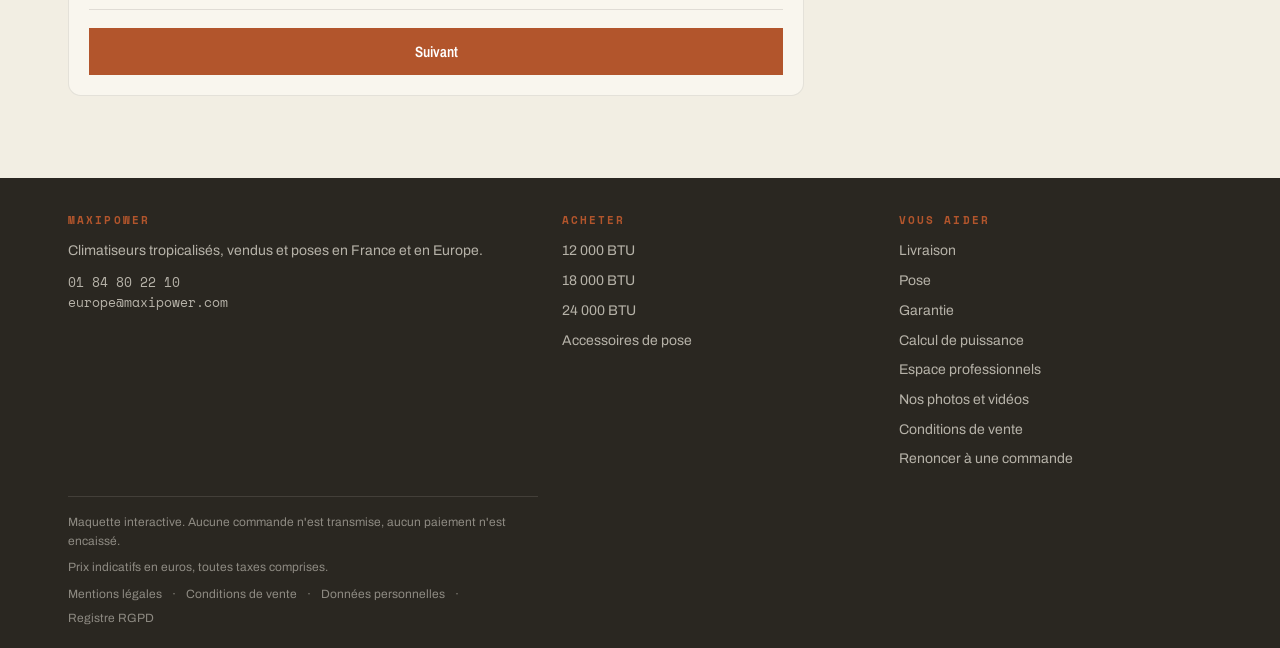
<file: professionnels/index.html>
<!DOCTYPE html>
<html lang="fr">
<head>
<meta charset="utf-8">
<meta name="viewport" content="width=device-width, initial-scale=1, viewport-fit=cover">
<title>Climatisation pour hôtels, restaurants, bars et bureaux</title>
<meta name="description" content="Évaluation des besoins espace par espace, devis chiffré en ligne, remise de 5 à 15 % selon le nombre d'unités, pose hors heures de service et dépannage sous 48 heures.">
<link rel="canonical" href="https://chm75009-sketch.github.io/CLIM-/professionnels/">
<meta name="theme-color" content="#101010">
<meta property="og:type" content="website">
<meta property="og:site_name" content="MaxiPower">
<meta property="og:title" content="Climatisation pour hôtels, restaurants, bars et bureaux">
<meta property="og:description" content="Évaluation des besoins espace par espace, devis chiffré en ligne, remise de 5 à 15 % selon le nombre d'unités, pose hors heures de service et dépannage sous 48 heures.">
<meta property="og:url" content="https://chm75009-sketch.github.io/CLIM-/professionnels/">
<link rel="icon" href="data:,">
<link rel="preconnect" href="https://fonts.gstatic.com" crossorigin>
<link rel="stylesheet" href="https://fonts.googleapis.com/css2?family=Archivo:wght@400;500;600;700&amp;family=Archivo+Narrow:wght@500;600;700&amp;family=Space+Mono:wght@400;700&amp;display=swap">
<link rel="stylesheet" href="../style.css">
</head>
<body data-ecran="pro">

<div class="annonce">
  <div class="zone">
    <span>Split tropical, testé a <b>54 &deg;C</b></span>
    <span>Expédition 48 h &middot; Garantie 3 ans, compresseur 5 ans &middot; <b>01 84 80 22 10</b>, du lundi au vendredi, 9 h - 18 h</span>
  </div>
</div>

<header class="chapeau">
  <div class="zone">
    <a href="../" class="marque" data-aller="accueil">
      <span class="sceau">HM</span>
      <span class="marque-nom">MAXIPOWER<span>CLIMATISATION</span></span>
    </a>
    <nav class="liens">
      <a href="../" data-aller="accueil">Accueil</a>
      <a href="../catalogue/" data-aller="catalogue">Catalogue</a>
      <a href="../ou-poser-le-groupe/" data-aller="pose">Où poser le groupe</a>
      <a href="../professionnels/" data-aller="pro">Professionnels</a>
      <a href="../livraison-pose-garantie/" data-aller="infos">Livraison et garantie</a>
    </nav>
    <div class="outils">
      <span class="jeton-societe" id="jeton-societe" hidden><span class="rond"></span><span class="nom"></span></span>
      <div class="segments" role="group" aria-label="Type de client">
        <button type="button" data-mode="part" aria-pressed="true">Particulier</button>
        <button type="button" data-mode="pro" aria-pressed="false">Professionnel</button>
      </div>
      <button class="bouton" data-aller="panier" type="button">Panier <span class="compte" id="compte">0</span></button>
      <button class="burger" id="burger" type="button" aria-label="Ouvrir le menu" aria-expanded="false" aria-controls="menu">
        <svg width="20" height="14" viewBox="0 0 20 14" fill="none" stroke="currentColor" stroke-width="2" stroke-linecap="round"><path d="M1 1h18M1 7h18M1 13h18"/></svg>
      </button>
    </div>
  </div>
  <nav class="menu" id="menu" aria-label="Menu principal">
    <a href="../" data-aller="accueil">Accueil <span class="flottant">calcul de puissance</span></a>
    <a href="../catalogue/" data-aller="catalogue">Catalogue <span class="flottant">14 références</span></a>
    <a href="../" data-aller="accueil" data-ancre="atelier">Nos photos et vidéos <span class="flottant">l'atelier</span></a>
    <div class="groupe">Par puissance</div>
    <a data-puissance="12000">12 000 BTU <span class="flottant">14 à 26 m&sup2;</span></a>
    <a data-puissance="18000">18 000 BTU <span class="flottant">24 à 38 m&sup2;</span></a>
    <a data-puissance="24000">24 000 BTU <span class="flottant">36 à 58 m&sup2;</span></a>
    <a data-accessoires>Accessoires de pose <span class="flottant">4 références</span></a>
    <a href="../ou-poser-le-groupe/" data-aller="pose">Où poser le groupe <span class="flottant">démarches</span></a>
    <div class="groupe">Professionnels</div>
    <a href="../professionnels/" data-aller="pro">Hôtel, restaurant, bar, bureau <span class="flottant">devis en ligne</span></a>
    <div class="groupe">Vous aider</div>
    <a href="../livraison-pose-garantie/" data-aller="infos">Livraison, pose, garantie</a>
    <a href="../panier/" data-aller="panier">Panier <span class="flottant" id="menu-compte">0 article</span></a>
    <div class="groupe">Informations légales</div>
    <a href="../mentions-legales/" data-legal="mentions">Mentions légales</a>
    <a href="../conditions-de-vente/" data-legal="cgv">Conditions de vente <span class="flottant">particuliers et pros</span></a>
    <a href="../donnees-personnelles/" data-legal="donnees">Données personnelles <span class="flottant">RGPD</span></a>
    <a href="../retractation/" data-aller="retractation">Renoncer à une commande <span class="flottant">14 jours</span></a>
  </nav>
</header>

<main>
  <!-- ================= ACCUEIL ================= -->
  <div class="ecran actif" id="ecran-accueil">
    <!-- l'usine d'abord : photo plein cadre -->
    <div class="hero-photo">
      <img src="../medias/brasage-circuit.jpg" alt="Brasage du circuit frigorifique dans l'atelier MaxiPower">
      <div class="zone">
        <span class="oeil clair" id="hero-oeil">MaxiPower, fabricant de climatiseurs</span>
        <h1 id="hero-titre">Tout est fluide : <em>le circuit, la livraison, la pose.</em></h1>
        <p class="chapo" id="hero-chapo">Dix modèles tropicalisés, de 12 000 à 24 000 BTU, à partir de 449 &euro;. Ils rafraîchissent l'été, chauffent l'hiver et tiennent la canicule jusqu'à 54 &deg;C dehors. Livrés sous 48 heures, posés par un frigoriste certifié, garantis 3 ans et 5 ans sur le compresseur.</p>
        <div class="actions" id="hero-actions">
          <button class="bouton fort grand" type="button" data-aller="catalogue">Voir les climatiseurs</button>
          <button class="bouton grand clair" type="button" id="vers-pupitre">Calculer ma puissance</button>
        </div>
        <span class="credit-photo">Atelier de montage &middot; brasage du circuit, unité par unité</span>
      </div>
    </div>

    <div class="preuves">
      <div class="zone">
        <div class="preuve"><div><div class="val">4,7 / 5</div><div class="etoiles">&#9733;&#9733;&#9733;&#9733;&#9733;</div><div class="quoi">1 284 avis clients vérifiés</div></div></div>
        <div class="preuve"><div><div class="val">12 400</div><div class="quoi">climatiseurs posés en France</div></div></div>
        <div class="preuve"><div><div class="val">120</div><div class="quoi">installateurs partenaires, toutes régions</div></div></div>
        <div class="preuve"><div><div class="val">2010</div><div class="quoi">fabricant, dix modèles au catalogue</div></div></div>
        <div class="preuve" id="hero-faits" hidden></div>
      </div>
    </div>

    <section class="zone" id="atelier">
      <div class="tete">
        <div>
          <span class="oeil">Dans notre atelier</span>
          <h2>Nos photos et vidéos</h2>
          <p>Le circuit frigorifique est brasé à la main, unité par unité, puis mis sous pression et contrôlé avant d'être fermé. Voilà ce qu'il y a derrière les dix modèles du catalogue.</p>
        </div>
      </div>
      <div class="medias">
        <div class="cadre-video">
          <video controls preload="metadata" playsinline poster="../medias/affiche.jpg">
            <source src="../medias/atelier-maxipower.mp4" type="video/mp4">
            Votre navigateur ne peut pas lire cette vidéo.
          </video>
          <span class="legende">Vidéo &middot; montage d'un groupe</span>
        </div>
        <div class="galerie">
          <figure class="cliche"><img src="../medias/atelier-ensemble.jpg" alt="Établi de montage, groupes extérieurs alignés" loading="lazy"><figcaption>L'établi de montage</figcaption></figure>
          <figure class="cliche"><img src="../medias/brasage-circuit.jpg" alt="Brasage du circuit frigorifique sur un groupe" loading="lazy"><figcaption>Brasage du circuit</figcaption></figure>
          <figure class="cliche"><img src="../medias/controle-echangeur.jpg" alt="Contrôle de l'échangeur et du compresseur" loading="lazy"><figcaption>Contrôle de l'échangeur</figcaption></figure>
          <figure class="cliche"><img src="../medias/circuit-cuivre.jpg" alt="Gros plan sur le circuit en cuivre et le compresseur" loading="lazy"><figcaption>Le cuivre, de près</figcaption></figure>
        </div>
      </div>
    </section>

    <section class="zone">
      <div class="tete"><div><h2>Trois puissances, trois usages</h2><p>La règle tient en une ligne : environ 520 BTU par mètre carré, un peu plus si la pièce prend le soleil ou s'ouvre sur la cuisine.</p></div></div>
      <div class="trois">
        <button class="porte" type="button" data-puissance="12000"><b class="btu">12 000 BTU</b><span class="piece">Chambre, bureau, 14 à 26 m&sup2;</span><span class="des">À partir de 449 &euro;, quatre modèles</span></button>
        <button class="porte" type="button" data-puissance="18000"><b class="btu">18 000 BTU</b><span class="piece">Séjour, grande chambre, 24 à 38 m&sup2;</span><span class="des">À partir de 649 &euro;, quatre modèles</span></button>
        <button class="porte" type="button" data-puissance="24000"><b class="btu">24 000 BTU</b><span class="piece">Salon ouvert, plateau, 36 à 58 m&sup2;</span><span class="des">À partir de 899 &euro;, trois modèles</span></button>
      </div>
    </section>

    <section class="zone" style="padding-top:0">
      <div class="tete"><div><h2>Les plus vendus</h2><p>Trois modèles qui couvrent les neuf demandes sur dix.</p></div>
        <button class="bouton" type="button" data-aller="catalogue">Tout le catalogue</button></div>
      <div class="grille" id="vedettes"></div>
    </section>

    <section class="zone" id="outil">
      <div class="pupitre">
        <h2>Outil de calcul, gratuit</h2>
        <p class="titre-outil">Quelle puissance pour votre pièce ?</p>
        <p class="mode-emploi">Déplacez le curseur sur la surface à climatiser, cochez ce qui s'applique : nous affichons les BTU nécessaires, puis les modèles qui correspondent. Un 24 000 BTU dans une chambre de 14 m&sup2; refroidit trop vite, s'arrête, redémarre, et vous paye la facture de ces démarrages.</p>
        <div class="etiquette-lecture">Puissance nécessaire</div>
        <div class="lecture">
          <span class="chiffre mono" id="lecture-btu">12 000</span>
          <span class="unite">BTU/h<br><span class="mono" id="lecture-kw" style="letter-spacing:0">3,5 kW</span></span>
        </div>
        <div class="reglette">
          <label for="surface">Surface de la pièce <b class="mono" id="lecture-surface">22 m&sup2;</b></label>
          <input type="range" id="surface" min="8" max="60" step="1" value="22">
          <div class="graduations"><span>8 m&sup2;</span><span>20</span><span>34</span><span>46</span><span>60 m&sup2;</span></div>
        </div>
        <div class="options">
          <label class="bascule" for="soleil"><input type="checkbox" id="soleil"> Plein soleil ou dernier étage</label>
          <label class="bascule" for="hauteur"><input type="checkbox" id="hauteur"> Plafond au-dessus de 3 m</label>
          <label class="bascule" for="monde"><input type="checkbox" id="monde"> Salon, cuisine ouverte</label>
        </div>
        <div class="verdict">
          <p id="verdict-texte">Pour 22 m&sup2; sans contrainte, il faut un <b>12 000 BTU</b>.</p>
          <button class="bouton fort" id="voir-modeles" type="button">Voir les modèles</button>
        </div>
      </div>
    </section>

    <section class="zone" style="padding-top:0">
      <div class="plaque">
        <div>
          <span class="plaque-titre">Adresse du site</span>
          <a class="plaque-lien mono" href="https://chm75009-sketch.github.io/CLIM-/">chm75009-sketch.github.io/CLIM-</a>
        </div>
        <div class="plaque-version">
          <span class="plaque-titre">Version</span>
          <span class="mono">1.0<small>26 septembre 2026</small></span>
        </div>
      </div>
    </section>

    <section class="zone" style="padding-top:0">
      <div class="tete"><div><h2>Ce qu'en disent les clients</h2></div></div>
      <div class="avis">
        <blockquote><span class="etoiles">&#9733;&#9733;&#9733;&#9733;&#9733;</span><p>Pose un mardi matin, deux heures, mur percé proprement et bâche au sol. L'appareil est si silencieux que je vérifie l'écran pour savoir s'il tourne.</p><cite>Sabrina M., Montpellier, Inverter Smart 18</cite></blockquote>
        <blockquote><span class="etoiles">&#9733;&#9733;&#9733;&#9733;&#9733;</span><p>J'avais pris trop gros la première fois, chez un autre. Le calcul du site m'a mis sur du 12 000 et c'est exactement ce qu'il fallait pour la chambre.</p><cite>Karim B., Lyon, Inverter 12</cite></blockquote>
        <blockquote><span class="etoiles">&#9733;&#9733;&#9733;&#9733;&#9734;</span><p>Facture d'août divisée par deux par rapport au vieux mobile. Un point en moins parce que la livraison a pris cinq jours, pas deux.</p><cite>Nathalie R., Bordeaux, Inverter 24</cite></blockquote>
      </div>
    </section>
  </div>

  <!-- ================= CATALOGUE ================= -->
  <div class="ecran" id="ecran-catalogue">
    <div class="zone">
      <div class="fil"><a href="../" data-aller="accueil">Accueil</a> / Catalogue</div>
      <div class="tete"><div><h2>Le catalogue</h2><p>Dix splits tropicalisés et quatre accessoires de pose. Prix TTC, livraison offerte, pose en option.</p></div></div>

      <div class="catalogue">
        <aside class="filtres cache" id="filtres">
          <div class="bloc-filtre">
            <p>Puissance</p>
            <label class="case"><input type="checkbox" data-filtre="btu" value="12000"> 12 000 BTU <span class="nb" data-nb="btu-12000"></span></label>
            <label class="case"><input type="checkbox" data-filtre="btu" value="18000"> 18 000 BTU <span class="nb" data-nb="btu-18000"></span></label>
            <label class="case"><input type="checkbox" data-filtre="btu" value="24000"> 24 000 BTU <span class="nb" data-nb="btu-24000"></span></label>
          </div>
          <div class="bloc-filtre">
            <p>Surface de la pièce</p>
            <label class="case"><input type="checkbox" data-filtre="surface" value="0-25"> Moins de 25 m&sup2;</label>
            <label class="case"><input type="checkbox" data-filtre="surface" value="25-40"> 25 à 40 m&sup2;</label>
            <label class="case"><input type="checkbox" data-filtre="surface" value="40-60"> Plus de 40 m&sup2;</label>
          </div>
          <div class="bloc-filtre">
            <p>Technologie</p>
            <label class="case"><input type="checkbox" data-filtre="tech" value="inverter"> Inverter <span class="nb" data-nb="tech-inverter"></span></label>
            <label class="case"><input type="checkbox" data-filtre="tech" value="classe"> Classe A <span class="nb" data-nb="tech-classe"></span></label>
            <label class="case"><input type="checkbox" data-filtre="tech" value="accessoire"> Accessoires <span class="nb" data-nb="tech-accessoire"></span></label>
          </div>
          <div class="bloc-filtre">
            <p>Confort</p>
            <label class="case"><input type="checkbox" data-filtre="wifi" value="1"> Pilotage par téléphone</label>
            <label class="case"><input type="checkbox" data-filtre="silence" value="1"> Moins de 35 dB</label>
          </div>
          <div class="bloc-filtre">
            <p>Prix maximum <span class="mono" id="valeur-prix" style="float:right">1 300 &euro;</span></p>
            <input type="range" id="prix-max" min="50" max="1300" step="50" value="1300">
          </div>
          <div class="bloc-filtre">
            <button class="bouton" type="button" id="vider-filtres" style="width:100%">Tout effacer</button>
          </div>
        </aside>

        <div>
          <div class="recherche">
            <svg width="16" height="16" viewBox="0 0 24 24" fill="none" stroke="currentColor" stroke-width="2"><circle cx="11" cy="11" r="7"/><path d="M20 20l-3.5-3.5"/></svg>
            <input type="search" id="q" placeholder="Chercher un modèle, une référence, 18 000..." aria-label="Rechercher">
          </div>
          <div id="bandeau-pro" hidden style="border:1.5px solid var(--ink); background:var(--ember-voile); padding:12px 14px; margin-bottom:14px; font-size:14px">
            <b>Tarif professionnel.</b> Prix hors taxes, remise de 5 % dès 3 unités, 10 % dès 6, 15 % dès 10, appliquée au devis.
          </div>
          <div class="barre">
            <span class="compteur" id="compteur">14 références</span>
            <button class="bouton replier" type="button" id="bouton-filtres">Filtres</button>
            <select id="tri" aria-label="Trier">
              <option value="conseil">Conseillé pour ma pièce</option>
              <option value="prix-croissant">Prix croissant</option>
              <option value="prix-decroissant">Prix décroissant</option>
              <option value="conso">Consommation la plus basse</option>
              <option value="bruit">Le plus silencieux</option>
            </select>
          </div>
          <div class="grille" id="grille"></div>
        </div>
      </div>
    </div>
  </div>

  <!-- ================= FICHE ================= -->
  <div class="ecran" id="ecran-produit">
    <div class="zone">
      <div class="fil"><a href="../" data-aller="accueil">Accueil</a> / <a href="../catalogue/" data-aller="catalogue">Catalogue</a> / <span id="fil-produit"></span></div>
      <div class="fiche" id="fiche"></div>
      <section style="padding-top:0">
        <div class="tete"><div><h2>Dans la même puissance</h2></div></div>
        <div class="grille" id="proches"></div>
      </section>
    </div>
  </div>

  <!-- ================= PANIER ================= -->
  <div class="ecran" id="ecran-panier">
    <div class="zone">
      <div class="fil"><a href="../" data-aller="accueil">Accueil</a> / Panier</div>
      <div class="tete"><div><h2 id="titre-panier">Votre panier</h2></div></div>
      <div class="panier">
        <div id="lignes"></div>
        <aside class="recap" id="recap-panier"></aside>
      </div>
    </div>
  </div>

  <!-- ================= COMMANDE ================= -->
  <div class="ecran" id="ecran-commande">
    <div class="zone">
      <div class="fil"><a href="../panier/" data-aller="panier">Panier</a> / Commande</div>
      <div class="tete"><div><h2 id="titre-commande">Votre commande</h2><p id="sous-commande">Trois blocs, rien de plus. Le paiement n'est pas encaissé, c'est une maquette.</p></div></div>
      <div class="commande">
        <form id="form-commande" novalidate>
          <div class="carte-form">
            <h3><b>1</b> Vos coordonnées</h3>
            <div class="formulaire">
              <div class="champ"><label for="nom">Nom et prénom</label><input id="nom" placeholder="Prénom Nom" required></div>
              <div class="duo">
                <div class="champ"><label for="courriel">Courriel</label><input id="courriel" type="email" placeholder="vous@exemple.fr" required></div>
                <div class="champ"><label for="tel">Téléphone</label><input id="tel" type="tel" placeholder="06 12 34 56 78" required></div>
              </div>
            </div>
          </div>
          <div class="carte-form">
            <h3><b>2</b> Livraison et pose</h3>
            <div class="formulaire">
              <div class="champ"><label for="adresse">Adresse</label><input id="adresse" placeholder="12 rue des Lilas" required></div>
              <div class="duo">
                <div class="champ"><label for="cp">Code postal</label><input id="cp" inputmode="numeric" placeholder="75011" required></div>
                <div class="champ"><label for="ville">Ville</label><input id="ville" placeholder="Paris" required></div>
              </div>
              <div class="champ"><label for="creneau">Créneau souhaité</label>
                <select id="creneau">
                  <option>Dès que possible, le matin</option>
                  <option>Dès que possible, l'après-midi</option>
                  <option>Sous quinze jours</option>
                  <option>Je rappellerai pour fixer</option>
                </select>
              </div>
              <div class="champ"><label for="etage">Étage et accès</label><input id="etage" placeholder="3e étage, ascenseur, balcon sur cour"></div>
            </div>
          </div>
          <div class="carte-form" id="bloc-reglement">
            <h3><b>3</b> Règlement</h3>
            <label class="mode"><input type="radio" name="reglement" value="carte" checked> Carte bancaire <span class="detail">à la commande</span></label>
            <label class="mode"><input type="radio" name="reglement" value="3fois"> Trois fois sans frais <span class="detail" id="detail-3fois">3 x 0 &euro;</span></label>
            <label class="mode"><input type="radio" name="reglement" value="virement"> Virement <span class="detail">sous 48 h</span></label>
          </div>
          <div class="carte-form">
            <h3><b>4</b> Ce que vous acceptez</h3>
            <label class="engagement"><input type="checkbox" id="accepte-cgv"> <span id="texte-accepte">J'ai lu et j'accepte les conditions générales de vente, et j'ai pris connaissance de la politique de confidentialité.</span></label>
            <p class="aide-champ">Les lire : <a href="../conditions-de-vente/" data-legal="cgv">conditions de vente</a> &middot; <a href="../donnees-personnelles/" data-legal="donnees">données personnelles</a> &middot; <a href="../mentions-legales/" data-legal="mentions">mentions légales</a></p>
            <label class="engagement" id="ligne-pose-expresse" hidden><input type="checkbox" id="accepte-pose"> <span>Je demande que la pose et la mise en service aient lieu avant la fin du délai de rétractation, et je renonce expressément à ce droit pour cette seule prestation, une fois qu'elle est exécutée.</span></label>
            <p class="aide-champ" id="rappel-droits">Quatorze jours pour vous rétracter, à compter du lendemain de la réception, frais de retour à notre charge. Les garanties légales de conformité et des vices cachés s'appliquent en plus de notre garantie de trois ans.</p>
          </div>
        </form>
        <aside class="recap" id="recap-commande"></aside>
      </div>
    </div>
  </div>

  <!-- ================= CONFIRMATION ================= -->
  <div class="ecran" id="ecran-fini">
    <div class="zone" style="padding-block:50px">
      <div class="fini">
        <div class="coche">&#10003;</div>
        <h2>Commande enregistrée</h2>
        <p class="numero" id="numero"></p>
        <p style="color:var(--ink-2)" id="recap-fin"></p>
        <p style="color:var(--ink-3); font-size:12.5px; margin-top:18px">Maquette : rien n'a été transmis, rien n'a été encaissé.</p>
        <button class="bouton grand fort" type="button" data-aller="accueil" style="margin-top:12px">Revenir à la boutique</button>
        <p class="aide-champ" style="margin-top:16px">Vous avez quatorze jours pour changer d'avis, à compter du lendemain de la réception : <a href="../retractation/" data-aller="retractation">renoncer au contrat ici</a>.</p>
      </div>
    </div>
  </div>

  <!-- ================= OÙ POSER LE GROUPE ================= -->
  <div class="ecran" id="ecran-pose">
    <div class="zone">
      <div class="fil"><a href="../" data-aller="accueil">Accueil</a> / Où poser le groupe</div>
      <div class="tete">
        <div>
          <span class="oeil">Avant d'acheter</span>
          <h2>Où poser le groupe extérieur</h2>
          <p>Six questions, et vous savez quelles démarches vous attendent : mairie, copropriété, secteur protégé, voisinage. Chaque réponse cite le texte sur lequel elle s'appuie.</p>
        </div>
      </div>

      <div class="atelier">
        <div class="panneau-config" id="questions-pose"></div>
        <aside class="devis" id="reponse-pose"></aside>
      </div>

      <section style="padding-top:24px">
        <p style="font-size:13px; color:var(--ink-2); border-top:1.5px solid var(--ink); padding-top:14px; max-width:70ch">
          Cet outil est une aide au repérage, pas un avis juridique. Le plan local d'urbanisme de votre commune et le règlement de votre copropriété peuvent être plus stricts que la règle générale : la mairie et le syndic ont toujours le dernier mot. Sources consultées le 13 septembre 2026 : service-public.gouv.fr, fiches F36778 sur l'autorisation d'urbanisme d'un climatiseur, F17578 sur la modification de l'aspect extérieur, F31513 sur les travaux en copropriété et F612 sur les bruits de voisinage.
        </p>
      </section>
    </div>
  </div>

  <!-- ================= PROFESSIONNELS ================= -->
  <div class="ecran" id="ecran-pro">
    <div class="pro-tete">
      <div class="zone">
        <div>
          <span class="oeil" style="background:rgba(242,118,46,.16); color:#F7A35F">Hôtellerie, restauration, bureaux</span>
          <h1>Un devis fluide,<em>un chantier sans fuite.</em></h1>
          <p>Dites combien de chambres, de mètres carrés de salle ou de postes de travail. Nous sortons la liste des appareils, les quantités, la remise de volume et le prix posé.</p>
        </div>
        <div class="pro-avantages">
          <div class="pro-avantage"><i>-15 %</i><span><b>Remise de volume</b>Dès trois appareils, puis six, puis dix.</span></div>
          <div class="pro-avantage"><i>6 h</i><span><b>Pose hors service</b>Les équipes interviennent tôt le matin ou après la fermeture.</span></div>
          <div class="pro-avantage"><i>48 h</i><span><b>Dépannage prioritaire</b>Un contrat de maintenance, un interlocuteur, une intervention sous 48 heures.</span></div>
        </div>
      </div>
    </div>

    <div class="zone">
      <!-- inscription -->
      <div id="pro-travail">
        <section>
          <div class="bandeau-compte" id="bandeau-compte"></div>
          <div class="tete"><div><h2>Évaluez vos besoins</h2>
            <span class="oeil" style="margin-top:12px">Sélectionnez votre activité</span><p>Chaque activité a ses contraintes : le bruit dans une chambre, les apports de cuisine en salle, la chaleur des machines dans un bureau.</p></div></div>
          <div class="metiers" id="metiers"></div>
        </section>

        <section style="padding-top:0">
          <div class="atelier">
            <div class="panneau-config" id="config"></div>
            <aside class="devis" id="devis"></aside>
          </div>
        </section>
      </div>
      <section id="pro-compte" hidden>
        <div class="tete">
          <div>
            <h2>Ouvrir votre compte pour afficher le devis</h2>
            <p>Votre évaluation est prête. Le chiffrage, la remise de volume et l'enregistrement du devis demandent un compte professionnel : trois minutes, un Kbis de moins de trois mois et votre SIRET.</p>
          </div>
        </div>

        <div class="compte-pro">
          <form class="fiche-societe" id="form-societe" novalidate>
            <h3><b>1</b> L'entreprise</h3>
            <div class="formulaire">
              <div class="champ"><label for="raison">Raison sociale</label><input id="raison" placeholder="Hôtel des Voyageurs SARL" required></div>
              <div class="duo">
                <div class="champ"><label for="siret">SIRET</label><input id="siret" inputmode="numeric" maxlength="17" placeholder="123 456 789 00012" required>
                  <div class="aide-champ" id="aide-siret">Quatorze chiffres, clé de contrôle vérifiée.</div></div>
                <div class="champ"><label for="tva">TVA intracommunautaire</label><input id="tva" placeholder="FR12123456789">
                  <div class="aide-champ">Facultatif hors France.</div></div>
              </div>
              <div class="duo">
                <div class="champ"><label for="forme">Forme juridique</label>
                  <select id="forme"><option>SARL</option><option>SAS ou SASU</option><option>EURL</option><option>SA</option><option>Entreprise individuelle</option><option>Association</option><option>Collectivité</option></select></div>
                <div class="champ"><label for="secteur">Activité</label>
                  <select id="secteur"><option value="hotel">Hôtellerie</option><option value="restaurant">Restauration</option><option value="bar">Bar, café, discothèque</option><option value="bureau">Bureaux et tertiaire</option><option value="autre">Autre</option></select></div>
              </div>
              <div class="champ"><label for="siege">Adresse du siège</label><input id="siege" placeholder="18 avenue de la Gare" required></div>
              <div class="duo">
                <div class="champ"><label for="cp-pro">Code postal</label><input id="cp-pro" inputmode="numeric" placeholder="34000" required></div>
                <div class="champ"><label for="ville-pro">Ville</label><input id="ville-pro" placeholder="Montpellier" required></div>
              </div>
            </div>

            <h3><b>2</b> Votre interlocuteur</h3>
            <div class="formulaire">
              <div class="duo">
                <div class="champ"><label for="contact">Nom et prénom</label><input id="contact" placeholder="Prénom Nom" required></div>
                <div class="champ"><label for="fonction">Fonction</label><input id="fonction" placeholder="Directrice d'exploitation"></div>
              </div>
              <div class="duo">
                <div class="champ"><label for="mail-pro">Courriel professionnel</label><input id="mail-pro" type="email" placeholder="contact@société.fr" required></div>
                <div class="champ"><label for="tel-pro">Téléphone</label><input id="tel-pro" type="tel" placeholder="04 67 00 00 00" required></div>
              </div>
            </div>

            <h3><b>3</b> La pièce justificative</h3>
            <div class="formulaire">
              <label class="depot" id="depot-kbis">
                <span class="icone"><svg width="18" height="18" viewBox="0 0 24 24" fill="none" stroke="currentColor" stroke-width="1.8"><path d="M14 3H7a2 2 0 0 0-2 2v14a2 2 0 0 0 2 2h10a2 2 0 0 0 2-2V8z"/><path d="M14 3v5h5"/></svg></span>
                <span><b>Extrait Kbis</b><small id="nom-kbis">De moins de trois mois. PDF ou photo.</small></span>
                <input type="file" id="kbis" accept=".pdf,.jpg,.jpeg,.png">
              </label>
              <label class="engagement"><input type="checkbox" id="conditions" required> J'accepte les conditions générales de vente, j'ai pris connaissance de la politique de confidentialité et je certifie exacts les renseignements portés ci-dessus.</label>
              <p class="aide-champ">Les lire : <a href="../conditions-de-vente/" data-legal="cgv">conditions de vente</a> &middot; <a href="../donnees-personnelles/" data-legal="donnees">données personnelles</a></p>
            </div>

            <button class="bouton fort grand" type="button" id="creer-compte" style="width:100%; margin-top:18px">Ouvrir le compte et accéder au devis</button>
            <div class="aide-champ" style="text-align:center; margin-top:10px">Déjà client ? <a id="lien-connexion" style="cursor:pointer; text-decoration:underline">Retrouver mon compte</a></div>
          </form>

          <aside class="encart">
            <h3>Ce que le compte ouvre</h3>
            <ul>
              <li>Le configurateur et le devis chiffré, metier par metier.</li>
              <li>La remise de volume, de 5 à 15 % selon le nombre d'unités.</li>
              <li>Les prix hors taxes et la facture au nom de la société.</li>
              <li>Un interlocuteur unique et le dépannage sous 48 heures.</li>
            </ul>
            <div class="rappel">Les pièces servent à vérifier l'existence de la société et a ouvrir l'encours. Maquette : aucun fichier n'est envoyé ni conservé.</div>
          </aside>
        </div>
      </section>

      <!-- configurateur, une fois le compte ouvert -->
    </div>
  </div>

  <!-- ================= INFOS ================= -->
  <div class="ecran" id="ecran-infos">
    <div class="zone">
      <div class="fil"><a href="../" data-aller="accueil">Accueil</a> / Livraison et garantie</div>
      <div class="tete"><div><h2>Livraison, pose, garantie</h2><p>Les six questions qu'on nous pose au téléphone, avec la réponse exacte.</p></div></div>
      <div style="max-width:760px">
        <details class="depliant" open><summary>Quand serai-je livré</summary><div class="dedans">Expédition sous 48 heures ouvrées, livraison par transporteur au pied de l'immeuble ou devant la maison. Vous recevez un créneau de deux heures la veille. Pour la Corse et les îles, comptez cinq jours.</div></details>
        <details class="depliant"><summary>Comment se passe la pose</summary><div class="dedans">Un frigoriste certifié vient poser l'unité intérieure, le groupe extérieur et la liaison, jusqu'à quatre mètres. Il met en service, vérifie l'étanchéité et signe le certificat qui ouvre la garantie. Comptez trois heures pour un monosplit. Au-delà de quatre mètres de liaison, le supplément est annoncé avant l'intervention.</div></details>
        <details class="depliant"><summary>Puis-je poser moi-même</summary><div class="dedans">Le raccordement du circuit frigorifique demande un professionnel certifié. Vous pouvez préparer le percement et le support, nous faisons le reste. Les climatiseurs livrés avec liaison préremplie ne dispensent pas de la mise en service.</div></details>
        <details class="depliant"><summary>Si l'appareil ne me convient pas</summary><div class="dedans">Tant qu'il n'est pas posé et qu'il est dans son emballage, vous avez quatorze jours pour nous dire que vous vous rétractez, à compter du lendemain de la réception. Nous remboursons la totalité, frais de livraison compris, au plus tard quatorze jours après avoir reçu votre décision. Le retour est à notre charge. Une fois l'appareil posé et mis en service, il n'est plus repris.</div></details>
        <details class="depliant"><summary>Que couvre la garantie commerciale</summary><div class="dedans">Trois ans sur l'appareil, cinq ans sur le compresseur, à partir de la date de mise en service. Pièces, main-d'oeuvre et déplacement compris. Elle tombe si un tiers non certifié ouvre le circuit. Elle s'ajoute aux garanties légales ci-dessous et ne les remplace pas.</div></details>
        <details class="depliant"><summary>Et les garanties légales</summary><div class="dedans">Elles sont dues quoi qu'il arrive, sans frais. La garantie légale de conformité vous donne deux ans à compter de la livraison ; pendant ces deux ans, sur un appareil neuf, c'est à nous de prouver que le défaut n'existait pas à la vente. Vous choisissez la réparation ou le remplacement, sous trente jours ; une réparation prolonge la garantie de douze mois. Si rien de tout cela n'est possible, vous obtenez une réduction du prix ou le remboursement. La garantie des vices cachés, elle, vous donne deux ans à compter du jour où vous découvrez le défaut. Le détail figure dans les <a href="../conditions-de-vente/" data-legal="cgv">conditions de vente</a>.</div></details>
        <details class="depliant"><summary>Faut-il un entretien</summary><div class="dedans">Nettoyage des filtres tous les mois d'utilisation, cela se fait à l'eau tiède. Une visite annuelle, 129 euros, vérifie les pressions, les échangeurs et le bac a condensats. Elle n'est pas obligatoire pour valider la garantie.</div></details>
      </div>
    </div>
  </div>


  <!-- ================= RÉTRACTATION ================= -->
  <div class="ecran" id="ecran-retractation">
    <div class="zone">
      <div class="fil"><a href="../" data-aller="accueil">Accueil</a> / Renoncer à une commande</div>
      <div class="tete">
        <div>
          <span class="oeil">Quatorze jours, sans justification</span>
          <h2>Renoncer au contrat ici</h2>
          <p>Remplissez ces quelques lignes et confirmez : votre rétractation est enregistrée, et nous vous en accusons réception avec la date et l'heure. Vous n'avez aucun motif à donner.</p>
        </div>
      </div>

      <div class="retract" id="retract">
        <form class="carte-form" id="form-retract" novalidate style="margin-bottom:0">
          <h3><b>1</b> Votre commande</h3>
          <div class="formulaire">
            <div class="duo">
              <div class="champ"><label for="r-numero">Numéro de commande</label><input id="r-numero" placeholder="HM-2026-1234" required></div>
              <div class="champ"><label for="r-recue">Date de réception</label><input id="r-recue" type="date" required></div>
            </div>
            <div class="champ"><label for="r-objet">Ce que vous renvoyez</label>
              <select id="r-objet">
                <option>Toute la commande</option>
                <option>Un seul appareil</option>
                <option>Un accessoire</option>
              </select>
            </div>
          </div>

          <h3 style="margin-top:22px"><b>2</b> Vous</h3>
          <div class="formulaire">
            <div class="champ"><label for="r-nom">Nom et prénom</label><input id="r-nom" placeholder="Prénom Nom" required></div>
            <div class="duo">
              <div class="champ"><label for="r-mail">Courriel</label><input id="r-mail" type="email" placeholder="vous@exemple.fr" required></div>
              <div class="champ"><label for="r-tel">Téléphone</label><input id="r-tel" type="tel" placeholder="06 12 34 56 78"></div>
            </div>
            <div class="champ"><label for="r-motif">Un mot, si vous voulez (facultatif)</label><input id="r-motif" placeholder="Rien d'obligatoire ici"></div>
          </div>

          <button class="bouton fort grand" type="button" id="confirmer-retract" style="width:100%; margin-top:20px">Confirmer la rétractation</button>
          <p class="aide-champ" style="text-align:center; margin-top:10px">Maquette : rien n'est transmis.</p>
        </form>

        <aside class="encart">
          <h3>Ce qui se passe ensuite</h3>
          <ul>
            <li>Nous vous envoyons l'accusé de réception, avec la date et l'heure de votre demande.</li>
            <li>Vous renvoyez l'appareil complet, dans son emballage, sous quatorze jours. Les frais de retour sont à notre charge.</li>
            <li>Nous remboursons la totalité, frais de livraison standard compris, au plus tard quatorze jours après avoir reçu votre décision, par le même moyen de paiement.</li>
          </ul>
          <div class="rappel">La rétractation ne joue plus une fois l'appareil posé et mis en service, parce que la prestation a été exécutée à votre demande expresse. Entre professionnels, elle ne s'applique pas, sauf cinq salariés au plus et commande hors activité principale.</div>
          <div class="rappel">Vous préférez écrire ? <a href="../conditions-de-vente/" data-legal="cgv">Le formulaire type</a> figure au bas des conditions de vente. Un courrier, un courriel ou toute déclaration sans ambiguïté suffisent.</div>
        </aside>
      </div>

      <div id="accuse-retract" hidden>
        <div class="fini">
          <div class="coche">&#10003;</div>
          <h2>Rétractation enregistrée</h2>
          <p class="numero" id="r-reference"></p>
          <p style="color:var(--ink-2)" id="r-accuse"></p>
          <p style="color:var(--ink-3); font-size:12.5px; margin-top:18px">Maquette : aucun accusé de réception n'est réellement envoyé.</p>
          <button class="bouton grand fort" type="button" data-aller="accueil" style="margin-top:12px">Revenir à la boutique</button>
        </div>
      </div>
    </div>
  </div>

  <!-- ================= INFORMATIONS LÉGALES ================= -->
  <div class="ecran" id="ecran-legal">
    <div class="zone">
      <div class="fil"><a href="../" data-aller="accueil">Accueil</a> / <span id="legal-fil">Mentions légales</span></div>
      <div class="tete"><div><h2 id="legal-titre">Mentions légales</h2><p id="legal-sous">Qui vend, qui héberge, qui répond.</p></div></div>
      <div class="legal-grille">
        <div class="legal-menu" id="legal-menu"></div>
        <div class="legal-corps" id="legal-corps"></div>
      </div>
    </div>
  </div>
</main>

<footer class="socle">
  <div class="zone">
    <div>
      <h4>MaxiPower</h4>
      <p style="margin:0 0 10px">Climatiseurs tropicalisés, vendus et poses en France et en Europe.</p>
      <p class="mono" style="margin:0; font-size:13px">01 84 80 22 10<br>europe@maxipower.com</p>
    </div>
    <div>
      <h4>Acheter</h4>
      <ul>
        <li><a data-puissance="12000">12 000 BTU</a></li>
        <li><a data-puissance="18000">18 000 BTU</a></li>
        <li><a data-puissance="24000">24 000 BTU</a></li>
        <li><a href="../catalogue/" data-aller="catalogue">Accessoires de pose</a></li>
      </ul>
    </div>
    <div>
      <h4>Vous aider</h4>
      <ul>
        <li><a href="../livraison-pose-garantie/" data-aller="infos">Livraison</a></li>
        <li><a href="../livraison-pose-garantie/" data-aller="infos">Pose</a></li>
        <li><a href="../livraison-pose-garantie/" data-aller="infos">Garantie</a></li>
        <li><a href="../" data-aller="accueil">Calcul de puissance</a></li>
        <li><a href="../professionnels/" data-aller="pro">Espace professionnels</a></li>
        <li><a href="../" data-aller="accueil" data-ancre="atelier">Nos photos et vidéos</a></li>
        <li><a href="../conditions-de-vente/" data-legal="cgv">Conditions de vente</a></li>
        <li><a href="../retractation/" data-aller="retractation">Renoncer à une commande</a></li>
      </ul>
    </div>
  </div>
  <div class="zone">
    <div class="mentions">
      <span>Maquette interactive. Aucune commande n'est transmise, aucun paiement n'est encaissé.</span>
      <span id="mention-prix">Prix indicatifs en euros, TTC.</span>
      <span class="liens-legaux"><a href="../mentions-legales/" data-legal="mentions">Mentions légales</a> &middot; <a href="../conditions-de-vente/" data-legal="cgv">Conditions de vente</a> &middot; <a href="../donnees-personnelles/" data-legal="donnees">Données personnelles</a> &middot; <a href="../registre-rgpd/" data-legal="registre">Registre RGPD</a></span>
    </div>
  </div>
</footer>

<div class="barre-comparer" id="barre-comparer">
  <span id="texte-comparer">2 modèles sélectionnés</span>
  <button class="bouton fort" type="button" id="ouvrir-comparateur">Comparer</button>
  <button class="bouton fantome" type="button" id="vider-comparateur" style="color:#9CC0C9">Effacer</button>
</div>

<div class="voile-comp" id="voile-comp">
  <div class="boite-comp">
    <div class="tete-comp"><h2 style="font-size:20px">Comparaison</h2>
      <button class="bouton fantome" type="button" id="fermer-comparateur" aria-label="Fermer">&#10005;</button></div>
    <div class="enveloppe-comp"><table class="tableau-comp" id="table-comp"></table></div>
  </div>
</div>

<div class="message" id="message" role="status" aria-live="polite"></div>

<script src="../boutique.js"></script>
</body>
</html>
</file>
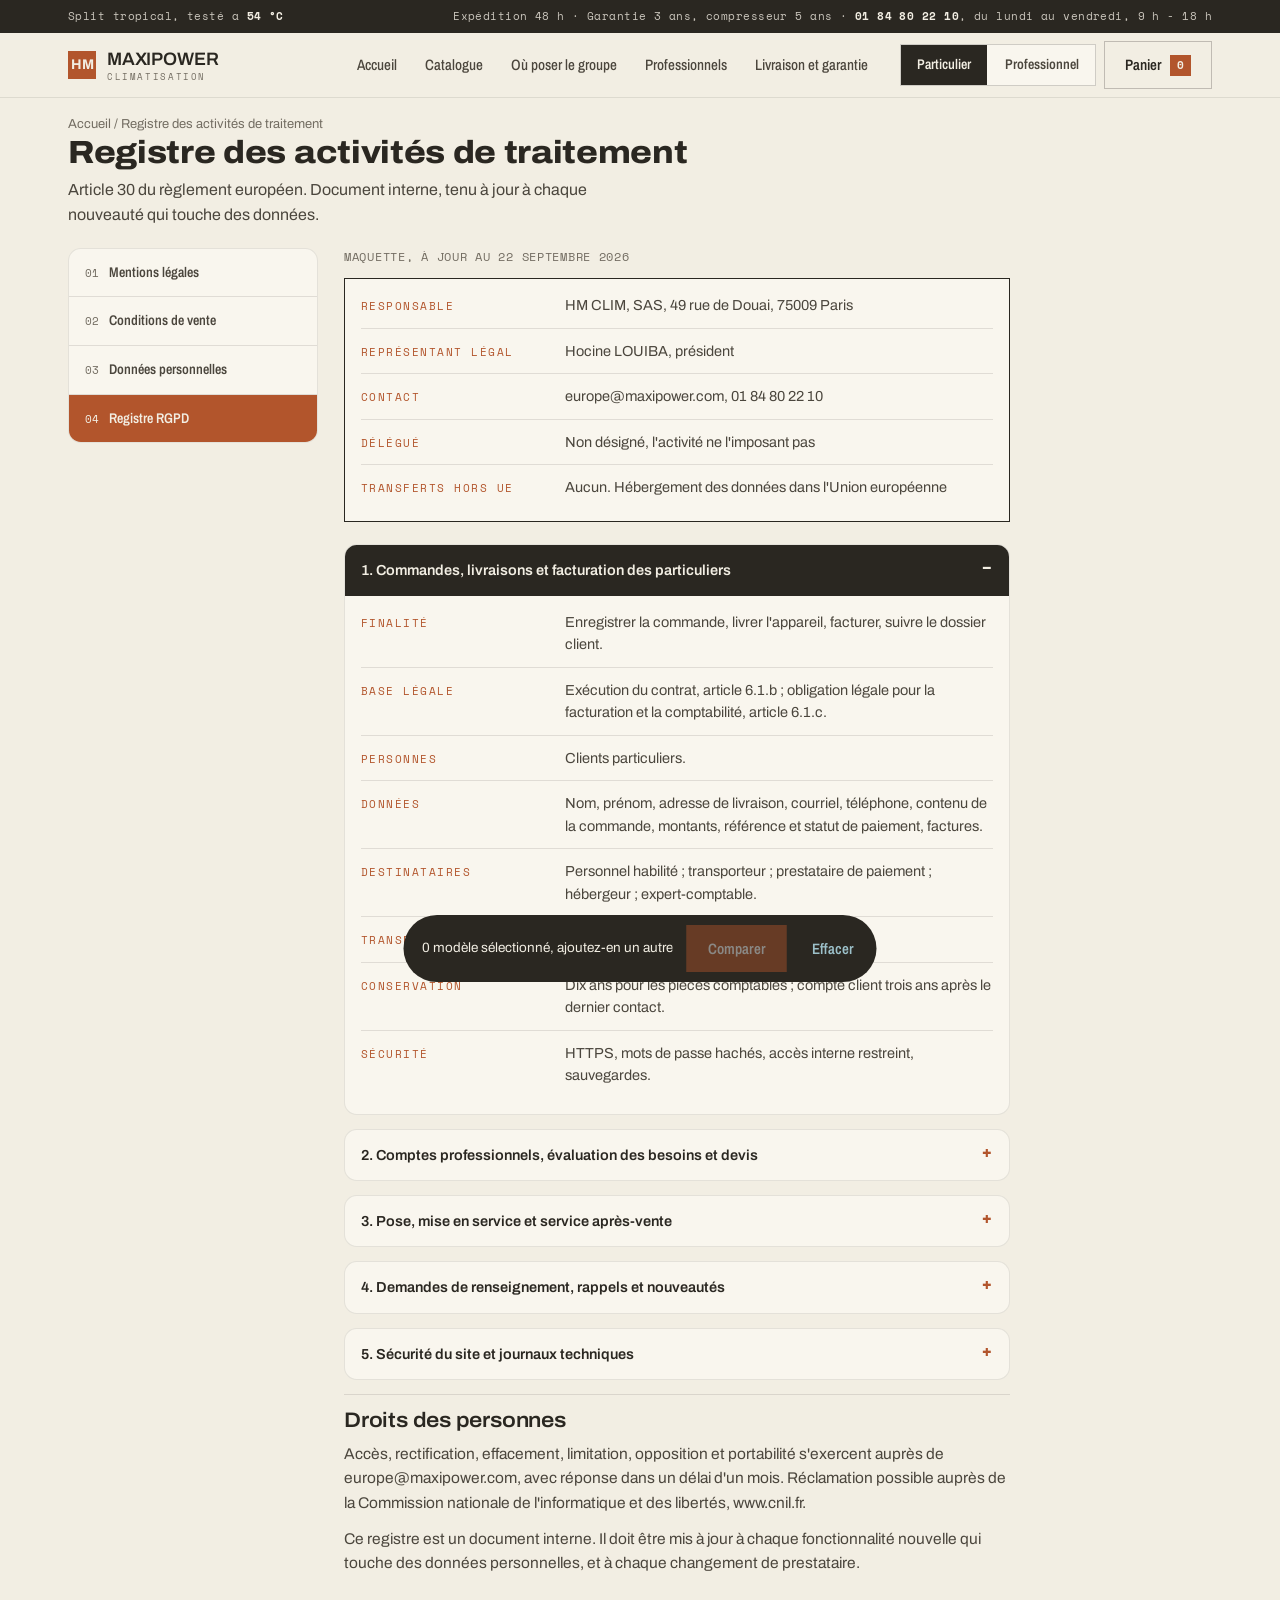
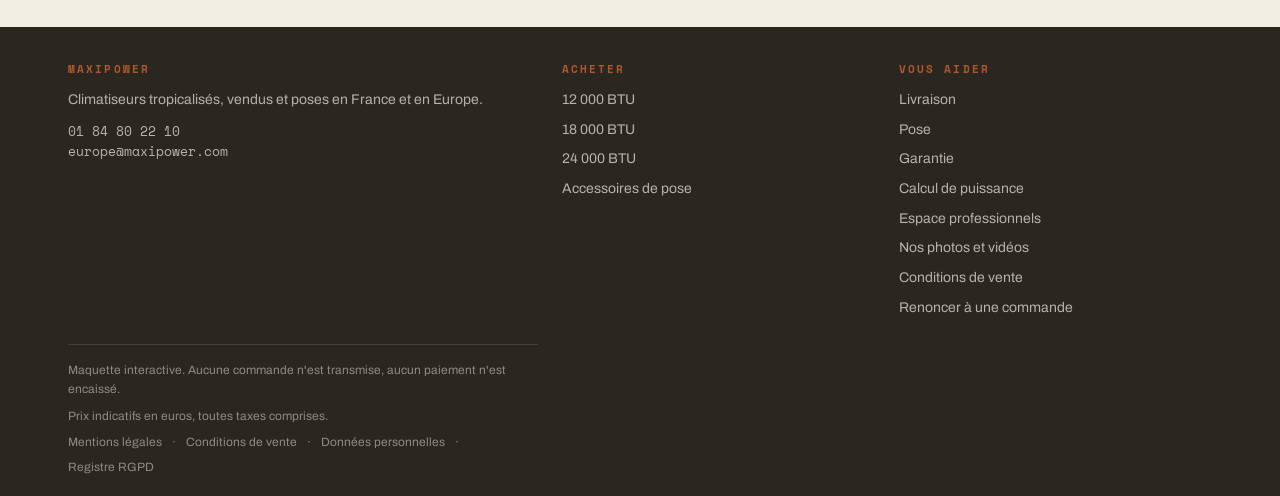
<file: registre-rgpd/index.html>
<!DOCTYPE html>
<html lang="fr">
<head>
<meta charset="utf-8">
<meta name="viewport" content="width=device-width, initial-scale=1, viewport-fit=cover">
<title>Registre des activités de traitement</title>
<meta name="description" content="Le registre prévu par l'article 30 du règlement européen : cinq traitements, leurs finalités, bases légales, destinataires, durées de conservation et mesures de sécurité.">
<link rel="canonical" href="https://chm75009-sketch.github.io/CLIM-/registre-rgpd/">
<meta name="theme-color" content="#101010">
<meta property="og:type" content="website">
<meta property="og:site_name" content="MaxiPower">
<meta property="og:title" content="Registre des activités de traitement">
<meta property="og:description" content="Le registre prévu par l'article 30 du règlement européen : cinq traitements, leurs finalités, bases légales, destinataires, durées de conservation et mesures de sécurité.">
<meta property="og:url" content="https://chm75009-sketch.github.io/CLIM-/registre-rgpd/">
<link rel="icon" href="data:,">
<link rel="preconnect" href="https://fonts.gstatic.com" crossorigin>
<link rel="stylesheet" href="https://fonts.googleapis.com/css2?family=Archivo:wght@400;500;600;700&amp;family=Archivo+Narrow:wght@500;600;700&amp;family=Space+Mono:wght@400;700&amp;display=swap">
<link rel="stylesheet" href="../style.css">
</head>
<body data-ecran="legal" data-onglet="registre">

<div class="annonce">
  <div class="zone">
    <span>Split tropical, testé a <b>54 &deg;C</b></span>
    <span>Expédition 48 h &middot; Garantie 3 ans, compresseur 5 ans &middot; <b>01 84 80 22 10</b>, du lundi au vendredi, 9 h - 18 h</span>
  </div>
</div>

<header class="chapeau">
  <div class="zone">
    <a href="../" class="marque" data-aller="accueil">
      <span class="sceau">HM</span>
      <span class="marque-nom">MAXIPOWER<span>CLIMATISATION</span></span>
    </a>
    <nav class="liens">
      <a href="../" data-aller="accueil">Accueil</a>
      <a href="../catalogue/" data-aller="catalogue">Catalogue</a>
      <a href="../ou-poser-le-groupe/" data-aller="pose">Où poser le groupe</a>
      <a href="../professionnels/" data-aller="pro">Professionnels</a>
      <a href="../livraison-pose-garantie/" data-aller="infos">Livraison et garantie</a>
    </nav>
    <div class="outils">
      <span class="jeton-societe" id="jeton-societe" hidden><span class="rond"></span><span class="nom"></span></span>
      <div class="segments" role="group" aria-label="Type de client">
        <button type="button" data-mode="part" aria-pressed="true">Particulier</button>
        <button type="button" data-mode="pro" aria-pressed="false">Professionnel</button>
      </div>
      <button class="bouton" data-aller="panier" type="button">Panier <span class="compte" id="compte">0</span></button>
      <button class="burger" id="burger" type="button" aria-label="Ouvrir le menu" aria-expanded="false" aria-controls="menu">
        <svg width="20" height="14" viewBox="0 0 20 14" fill="none" stroke="currentColor" stroke-width="2" stroke-linecap="round"><path d="M1 1h18M1 7h18M1 13h18"/></svg>
      </button>
    </div>
  </div>
  <nav class="menu" id="menu" aria-label="Menu principal">
    <a href="../" data-aller="accueil">Accueil <span class="flottant">calcul de puissance</span></a>
    <a href="../catalogue/" data-aller="catalogue">Catalogue <span class="flottant">14 références</span></a>
    <a href="../" data-aller="accueil" data-ancre="atelier">Nos photos et vidéos <span class="flottant">l'atelier</span></a>
    <div class="groupe">Par puissance</div>
    <a data-puissance="12000">12 000 BTU <span class="flottant">14 à 26 m&sup2;</span></a>
    <a data-puissance="18000">18 000 BTU <span class="flottant">24 à 38 m&sup2;</span></a>
    <a data-puissance="24000">24 000 BTU <span class="flottant">36 à 58 m&sup2;</span></a>
    <a data-accessoires>Accessoires de pose <span class="flottant">4 références</span></a>
    <a href="../ou-poser-le-groupe/" data-aller="pose">Où poser le groupe <span class="flottant">démarches</span></a>
    <div class="groupe">Professionnels</div>
    <a href="../professionnels/" data-aller="pro">Hôtel, restaurant, bar, bureau <span class="flottant">devis en ligne</span></a>
    <div class="groupe">Vous aider</div>
    <a href="../livraison-pose-garantie/" data-aller="infos">Livraison, pose, garantie</a>
    <a href="../panier/" data-aller="panier">Panier <span class="flottant" id="menu-compte">0 article</span></a>
    <div class="groupe">Informations légales</div>
    <a href="../mentions-legales/" data-legal="mentions">Mentions légales</a>
    <a href="../conditions-de-vente/" data-legal="cgv">Conditions de vente <span class="flottant">particuliers et pros</span></a>
    <a href="../donnees-personnelles/" data-legal="donnees">Données personnelles <span class="flottant">RGPD</span></a>
    <a href="../retractation/" data-aller="retractation">Renoncer à une commande <span class="flottant">14 jours</span></a>
  </nav>
</header>

<main>
  <!-- ================= ACCUEIL ================= -->
  <div class="ecran actif" id="ecran-accueil">
    <!-- l'usine d'abord : photo plein cadre -->
    <div class="hero-photo">
      <img src="../medias/brasage-circuit.jpg" alt="Brasage du circuit frigorifique dans l'atelier MaxiPower">
      <div class="zone">
        <span class="oeil clair" id="hero-oeil">MaxiPower, fabricant de climatiseurs</span>
        <h1 id="hero-titre">Tout est fluide : <em>le circuit, la livraison, la pose.</em></h1>
        <p class="chapo" id="hero-chapo">Dix modèles tropicalisés, de 12 000 à 24 000 BTU, à partir de 449 &euro;. Ils rafraîchissent l'été, chauffent l'hiver et tiennent la canicule jusqu'à 54 &deg;C dehors. Livrés sous 48 heures, posés par un frigoriste certifié, garantis 3 ans et 5 ans sur le compresseur.</p>
        <div class="actions" id="hero-actions">
          <button class="bouton fort grand" type="button" data-aller="catalogue">Voir les climatiseurs</button>
          <button class="bouton grand clair" type="button" id="vers-pupitre">Calculer ma puissance</button>
        </div>
        <span class="credit-photo">Atelier de montage &middot; brasage du circuit, unité par unité</span>
      </div>
    </div>

    <div class="preuves">
      <div class="zone">
        <div class="preuve"><div><div class="val">4,7 / 5</div><div class="etoiles">&#9733;&#9733;&#9733;&#9733;&#9733;</div><div class="quoi">1 284 avis clients vérifiés</div></div></div>
        <div class="preuve"><div><div class="val">12 400</div><div class="quoi">climatiseurs posés en France</div></div></div>
        <div class="preuve"><div><div class="val">120</div><div class="quoi">installateurs partenaires, toutes régions</div></div></div>
        <div class="preuve"><div><div class="val">2010</div><div class="quoi">fabricant, dix modèles au catalogue</div></div></div>
        <div class="preuve" id="hero-faits" hidden></div>
      </div>
    </div>

    <section class="zone" id="atelier">
      <div class="tete">
        <div>
          <span class="oeil">Dans notre atelier</span>
          <h2>Nos photos et vidéos</h2>
          <p>Le circuit frigorifique est brasé à la main, unité par unité, puis mis sous pression et contrôlé avant d'être fermé. Voilà ce qu'il y a derrière les dix modèles du catalogue.</p>
        </div>
      </div>
      <div class="medias">
        <div class="cadre-video">
          <video controls preload="metadata" playsinline poster="../medias/affiche.jpg">
            <source src="../medias/atelier-maxipower.mp4" type="video/mp4">
            Votre navigateur ne peut pas lire cette vidéo.
          </video>
          <span class="legende">Vidéo &middot; montage d'un groupe</span>
        </div>
        <div class="galerie">
          <figure class="cliche"><img src="../medias/atelier-ensemble.jpg" alt="Établi de montage, groupes extérieurs alignés" loading="lazy"><figcaption>L'établi de montage</figcaption></figure>
          <figure class="cliche"><img src="../medias/brasage-circuit.jpg" alt="Brasage du circuit frigorifique sur un groupe" loading="lazy"><figcaption>Brasage du circuit</figcaption></figure>
          <figure class="cliche"><img src="../medias/controle-echangeur.jpg" alt="Contrôle de l'échangeur et du compresseur" loading="lazy"><figcaption>Contrôle de l'échangeur</figcaption></figure>
          <figure class="cliche"><img src="../medias/circuit-cuivre.jpg" alt="Gros plan sur le circuit en cuivre et le compresseur" loading="lazy"><figcaption>Le cuivre, de près</figcaption></figure>
        </div>
      </div>
    </section>

    <section class="zone">
      <div class="tete"><div><h2>Trois puissances, trois usages</h2><p>La règle tient en une ligne : environ 520 BTU par mètre carré, un peu plus si la pièce prend le soleil ou s'ouvre sur la cuisine.</p></div></div>
      <div class="trois">
        <button class="porte" type="button" data-puissance="12000"><b class="btu">12 000 BTU</b><span class="piece">Chambre, bureau, 14 à 26 m&sup2;</span><span class="des">À partir de 449 &euro;, quatre modèles</span></button>
        <button class="porte" type="button" data-puissance="18000"><b class="btu">18 000 BTU</b><span class="piece">Séjour, grande chambre, 24 à 38 m&sup2;</span><span class="des">À partir de 649 &euro;, quatre modèles</span></button>
        <button class="porte" type="button" data-puissance="24000"><b class="btu">24 000 BTU</b><span class="piece">Salon ouvert, plateau, 36 à 58 m&sup2;</span><span class="des">À partir de 899 &euro;, trois modèles</span></button>
      </div>
    </section>

    <section class="zone" style="padding-top:0">
      <div class="tete"><div><h2>Les plus vendus</h2><p>Trois modèles qui couvrent les neuf demandes sur dix.</p></div>
        <button class="bouton" type="button" data-aller="catalogue">Tout le catalogue</button></div>
      <div class="grille" id="vedettes"></div>
    </section>

    <section class="zone" id="outil">
      <div class="pupitre">
        <h2>Outil de calcul, gratuit</h2>
        <p class="titre-outil">Quelle puissance pour votre pièce ?</p>
        <p class="mode-emploi">Déplacez le curseur sur la surface à climatiser, cochez ce qui s'applique : nous affichons les BTU nécessaires, puis les modèles qui correspondent. Un 24 000 BTU dans une chambre de 14 m&sup2; refroidit trop vite, s'arrête, redémarre, et vous paye la facture de ces démarrages.</p>
        <div class="etiquette-lecture">Puissance nécessaire</div>
        <div class="lecture">
          <span class="chiffre mono" id="lecture-btu">12 000</span>
          <span class="unite">BTU/h<br><span class="mono" id="lecture-kw" style="letter-spacing:0">3,5 kW</span></span>
        </div>
        <div class="reglette">
          <label for="surface">Surface de la pièce <b class="mono" id="lecture-surface">22 m&sup2;</b></label>
          <input type="range" id="surface" min="8" max="60" step="1" value="22">
          <div class="graduations"><span>8 m&sup2;</span><span>20</span><span>34</span><span>46</span><span>60 m&sup2;</span></div>
        </div>
        <div class="options">
          <label class="bascule" for="soleil"><input type="checkbox" id="soleil"> Plein soleil ou dernier étage</label>
          <label class="bascule" for="hauteur"><input type="checkbox" id="hauteur"> Plafond au-dessus de 3 m</label>
          <label class="bascule" for="monde"><input type="checkbox" id="monde"> Salon, cuisine ouverte</label>
        </div>
        <div class="verdict">
          <p id="verdict-texte">Pour 22 m&sup2; sans contrainte, il faut un <b>12 000 BTU</b>.</p>
          <button class="bouton fort" id="voir-modeles" type="button">Voir les modèles</button>
        </div>
      </div>
    </section>

    <section class="zone" style="padding-top:0">
      <div class="plaque">
        <div>
          <span class="plaque-titre">Adresse du site</span>
          <a class="plaque-lien mono" href="https://chm75009-sketch.github.io/CLIM-/">chm75009-sketch.github.io/CLIM-</a>
        </div>
        <div class="plaque-version">
          <span class="plaque-titre">Version</span>
          <span class="mono">1.0<small>26 septembre 2026</small></span>
        </div>
      </div>
    </section>

    <section class="zone" style="padding-top:0">
      <div class="tete"><div><h2>Ce qu'en disent les clients</h2></div></div>
      <div class="avis">
        <blockquote><span class="etoiles">&#9733;&#9733;&#9733;&#9733;&#9733;</span><p>Pose un mardi matin, deux heures, mur percé proprement et bâche au sol. L'appareil est si silencieux que je vérifie l'écran pour savoir s'il tourne.</p><cite>Sabrina M., Montpellier, Inverter Smart 18</cite></blockquote>
        <blockquote><span class="etoiles">&#9733;&#9733;&#9733;&#9733;&#9733;</span><p>J'avais pris trop gros la première fois, chez un autre. Le calcul du site m'a mis sur du 12 000 et c'est exactement ce qu'il fallait pour la chambre.</p><cite>Karim B., Lyon, Inverter 12</cite></blockquote>
        <blockquote><span class="etoiles">&#9733;&#9733;&#9733;&#9733;&#9734;</span><p>Facture d'août divisée par deux par rapport au vieux mobile. Un point en moins parce que la livraison a pris cinq jours, pas deux.</p><cite>Nathalie R., Bordeaux, Inverter 24</cite></blockquote>
      </div>
    </section>
  </div>

  <!-- ================= CATALOGUE ================= -->
  <div class="ecran" id="ecran-catalogue">
    <div class="zone">
      <div class="fil"><a href="../" data-aller="accueil">Accueil</a> / Catalogue</div>
      <div class="tete"><div><h2>Le catalogue</h2><p>Dix splits tropicalisés et quatre accessoires de pose. Prix TTC, livraison offerte, pose en option.</p></div></div>

      <div class="catalogue">
        <aside class="filtres cache" id="filtres">
          <div class="bloc-filtre">
            <p>Puissance</p>
            <label class="case"><input type="checkbox" data-filtre="btu" value="12000"> 12 000 BTU <span class="nb" data-nb="btu-12000"></span></label>
            <label class="case"><input type="checkbox" data-filtre="btu" value="18000"> 18 000 BTU <span class="nb" data-nb="btu-18000"></span></label>
            <label class="case"><input type="checkbox" data-filtre="btu" value="24000"> 24 000 BTU <span class="nb" data-nb="btu-24000"></span></label>
          </div>
          <div class="bloc-filtre">
            <p>Surface de la pièce</p>
            <label class="case"><input type="checkbox" data-filtre="surface" value="0-25"> Moins de 25 m&sup2;</label>
            <label class="case"><input type="checkbox" data-filtre="surface" value="25-40"> 25 à 40 m&sup2;</label>
            <label class="case"><input type="checkbox" data-filtre="surface" value="40-60"> Plus de 40 m&sup2;</label>
          </div>
          <div class="bloc-filtre">
            <p>Technologie</p>
            <label class="case"><input type="checkbox" data-filtre="tech" value="inverter"> Inverter <span class="nb" data-nb="tech-inverter"></span></label>
            <label class="case"><input type="checkbox" data-filtre="tech" value="classe"> Classe A <span class="nb" data-nb="tech-classe"></span></label>
            <label class="case"><input type="checkbox" data-filtre="tech" value="accessoire"> Accessoires <span class="nb" data-nb="tech-accessoire"></span></label>
          </div>
          <div class="bloc-filtre">
            <p>Confort</p>
            <label class="case"><input type="checkbox" data-filtre="wifi" value="1"> Pilotage par téléphone</label>
            <label class="case"><input type="checkbox" data-filtre="silence" value="1"> Moins de 35 dB</label>
          </div>
          <div class="bloc-filtre">
            <p>Prix maximum <span class="mono" id="valeur-prix" style="float:right">1 300 &euro;</span></p>
            <input type="range" id="prix-max" min="50" max="1300" step="50" value="1300">
          </div>
          <div class="bloc-filtre">
            <button class="bouton" type="button" id="vider-filtres" style="width:100%">Tout effacer</button>
          </div>
        </aside>

        <div>
          <div class="recherche">
            <svg width="16" height="16" viewBox="0 0 24 24" fill="none" stroke="currentColor" stroke-width="2"><circle cx="11" cy="11" r="7"/><path d="M20 20l-3.5-3.5"/></svg>
            <input type="search" id="q" placeholder="Chercher un modèle, une référence, 18 000..." aria-label="Rechercher">
          </div>
          <div id="bandeau-pro" hidden style="border:1.5px solid var(--ink); background:var(--ember-voile); padding:12px 14px; margin-bottom:14px; font-size:14px">
            <b>Tarif professionnel.</b> Prix hors taxes, remise de 5 % dès 3 unités, 10 % dès 6, 15 % dès 10, appliquée au devis.
          </div>
          <div class="barre">
            <span class="compteur" id="compteur">14 références</span>
            <button class="bouton replier" type="button" id="bouton-filtres">Filtres</button>
            <select id="tri" aria-label="Trier">
              <option value="conseil">Conseillé pour ma pièce</option>
              <option value="prix-croissant">Prix croissant</option>
              <option value="prix-decroissant">Prix décroissant</option>
              <option value="conso">Consommation la plus basse</option>
              <option value="bruit">Le plus silencieux</option>
            </select>
          </div>
          <div class="grille" id="grille"></div>
        </div>
      </div>
    </div>
  </div>

  <!-- ================= FICHE ================= -->
  <div class="ecran" id="ecran-produit">
    <div class="zone">
      <div class="fil"><a href="../" data-aller="accueil">Accueil</a> / <a href="../catalogue/" data-aller="catalogue">Catalogue</a> / <span id="fil-produit"></span></div>
      <div class="fiche" id="fiche"></div>
      <section style="padding-top:0">
        <div class="tete"><div><h2>Dans la même puissance</h2></div></div>
        <div class="grille" id="proches"></div>
      </section>
    </div>
  </div>

  <!-- ================= PANIER ================= -->
  <div class="ecran" id="ecran-panier">
    <div class="zone">
      <div class="fil"><a href="../" data-aller="accueil">Accueil</a> / Panier</div>
      <div class="tete"><div><h2 id="titre-panier">Votre panier</h2></div></div>
      <div class="panier">
        <div id="lignes"></div>
        <aside class="recap" id="recap-panier"></aside>
      </div>
    </div>
  </div>

  <!-- ================= COMMANDE ================= -->
  <div class="ecran" id="ecran-commande">
    <div class="zone">
      <div class="fil"><a href="../panier/" data-aller="panier">Panier</a> / Commande</div>
      <div class="tete"><div><h2 id="titre-commande">Votre commande</h2><p id="sous-commande">Trois blocs, rien de plus. Le paiement n'est pas encaissé, c'est une maquette.</p></div></div>
      <div class="commande">
        <form id="form-commande" novalidate>
          <div class="carte-form">
            <h3><b>1</b> Vos coordonnées</h3>
            <div class="formulaire">
              <div class="champ"><label for="nom">Nom et prénom</label><input id="nom" placeholder="Prénom Nom" required></div>
              <div class="duo">
                <div class="champ"><label for="courriel">Courriel</label><input id="courriel" type="email" placeholder="vous@exemple.fr" required></div>
                <div class="champ"><label for="tel">Téléphone</label><input id="tel" type="tel" placeholder="06 12 34 56 78" required></div>
              </div>
            </div>
          </div>
          <div class="carte-form">
            <h3><b>2</b> Livraison et pose</h3>
            <div class="formulaire">
              <div class="champ"><label for="adresse">Adresse</label><input id="adresse" placeholder="12 rue des Lilas" required></div>
              <div class="duo">
                <div class="champ"><label for="cp">Code postal</label><input id="cp" inputmode="numeric" placeholder="75011" required></div>
                <div class="champ"><label for="ville">Ville</label><input id="ville" placeholder="Paris" required></div>
              </div>
              <div class="champ"><label for="creneau">Créneau souhaité</label>
                <select id="creneau">
                  <option>Dès que possible, le matin</option>
                  <option>Dès que possible, l'après-midi</option>
                  <option>Sous quinze jours</option>
                  <option>Je rappellerai pour fixer</option>
                </select>
              </div>
              <div class="champ"><label for="etage">Étage et accès</label><input id="etage" placeholder="3e étage, ascenseur, balcon sur cour"></div>
            </div>
          </div>
          <div class="carte-form" id="bloc-reglement">
            <h3><b>3</b> Règlement</h3>
            <label class="mode"><input type="radio" name="reglement" value="carte" checked> Carte bancaire <span class="detail">à la commande</span></label>
            <label class="mode"><input type="radio" name="reglement" value="3fois"> Trois fois sans frais <span class="detail" id="detail-3fois">3 x 0 &euro;</span></label>
            <label class="mode"><input type="radio" name="reglement" value="virement"> Virement <span class="detail">sous 48 h</span></label>
          </div>
          <div class="carte-form">
            <h3><b>4</b> Ce que vous acceptez</h3>
            <label class="engagement"><input type="checkbox" id="accepte-cgv"> <span id="texte-accepte">J'ai lu et j'accepte les conditions générales de vente, et j'ai pris connaissance de la politique de confidentialité.</span></label>
            <p class="aide-champ">Les lire : <a href="../conditions-de-vente/" data-legal="cgv">conditions de vente</a> &middot; <a href="../donnees-personnelles/" data-legal="donnees">données personnelles</a> &middot; <a href="../mentions-legales/" data-legal="mentions">mentions légales</a></p>
            <label class="engagement" id="ligne-pose-expresse" hidden><input type="checkbox" id="accepte-pose"> <span>Je demande que la pose et la mise en service aient lieu avant la fin du délai de rétractation, et je renonce expressément à ce droit pour cette seule prestation, une fois qu'elle est exécutée.</span></label>
            <p class="aide-champ" id="rappel-droits">Quatorze jours pour vous rétracter, à compter du lendemain de la réception, frais de retour à notre charge. Les garanties légales de conformité et des vices cachés s'appliquent en plus de notre garantie de trois ans.</p>
          </div>
        </form>
        <aside class="recap" id="recap-commande"></aside>
      </div>
    </div>
  </div>

  <!-- ================= CONFIRMATION ================= -->
  <div class="ecran" id="ecran-fini">
    <div class="zone" style="padding-block:50px">
      <div class="fini">
        <div class="coche">&#10003;</div>
        <h2>Commande enregistrée</h2>
        <p class="numero" id="numero"></p>
        <p style="color:var(--ink-2)" id="recap-fin"></p>
        <p style="color:var(--ink-3); font-size:12.5px; margin-top:18px">Maquette : rien n'a été transmis, rien n'a été encaissé.</p>
        <button class="bouton grand fort" type="button" data-aller="accueil" style="margin-top:12px">Revenir à la boutique</button>
        <p class="aide-champ" style="margin-top:16px">Vous avez quatorze jours pour changer d'avis, à compter du lendemain de la réception : <a href="../retractation/" data-aller="retractation">renoncer au contrat ici</a>.</p>
      </div>
    </div>
  </div>

  <!-- ================= OÙ POSER LE GROUPE ================= -->
  <div class="ecran" id="ecran-pose">
    <div class="zone">
      <div class="fil"><a href="../" data-aller="accueil">Accueil</a> / Où poser le groupe</div>
      <div class="tete">
        <div>
          <span class="oeil">Avant d'acheter</span>
          <h2>Où poser le groupe extérieur</h2>
          <p>Six questions, et vous savez quelles démarches vous attendent : mairie, copropriété, secteur protégé, voisinage. Chaque réponse cite le texte sur lequel elle s'appuie.</p>
        </div>
      </div>

      <div class="atelier">
        <div class="panneau-config" id="questions-pose"></div>
        <aside class="devis" id="reponse-pose"></aside>
      </div>

      <section style="padding-top:24px">
        <p style="font-size:13px; color:var(--ink-2); border-top:1.5px solid var(--ink); padding-top:14px; max-width:70ch">
          Cet outil est une aide au repérage, pas un avis juridique. Le plan local d'urbanisme de votre commune et le règlement de votre copropriété peuvent être plus stricts que la règle générale : la mairie et le syndic ont toujours le dernier mot. Sources consultées le 13 septembre 2026 : service-public.gouv.fr, fiches F36778 sur l'autorisation d'urbanisme d'un climatiseur, F17578 sur la modification de l'aspect extérieur, F31513 sur les travaux en copropriété et F612 sur les bruits de voisinage.
        </p>
      </section>
    </div>
  </div>

  <!-- ================= PROFESSIONNELS ================= -->
  <div class="ecran" id="ecran-pro">
    <div class="pro-tete">
      <div class="zone">
        <div>
          <span class="oeil" style="background:rgba(242,118,46,.16); color:#F7A35F">Hôtellerie, restauration, bureaux</span>
          <h1>Un devis fluide,<em>un chantier sans fuite.</em></h1>
          <p>Dites combien de chambres, de mètres carrés de salle ou de postes de travail. Nous sortons la liste des appareils, les quantités, la remise de volume et le prix posé.</p>
        </div>
        <div class="pro-avantages">
          <div class="pro-avantage"><i>-15 %</i><span><b>Remise de volume</b>Dès trois appareils, puis six, puis dix.</span></div>
          <div class="pro-avantage"><i>6 h</i><span><b>Pose hors service</b>Les équipes interviennent tôt le matin ou après la fermeture.</span></div>
          <div class="pro-avantage"><i>48 h</i><span><b>Dépannage prioritaire</b>Un contrat de maintenance, un interlocuteur, une intervention sous 48 heures.</span></div>
        </div>
      </div>
    </div>

    <div class="zone">
      <!-- inscription -->
      <div id="pro-travail">
        <section>
          <div class="bandeau-compte" id="bandeau-compte"></div>
          <div class="tete"><div><h2>Évaluez vos besoins</h2>
            <span class="oeil" style="margin-top:12px">Sélectionnez votre activité</span><p>Chaque activité a ses contraintes : le bruit dans une chambre, les apports de cuisine en salle, la chaleur des machines dans un bureau.</p></div></div>
          <div class="metiers" id="metiers"></div>
        </section>

        <section style="padding-top:0">
          <div class="atelier">
            <div class="panneau-config" id="config"></div>
            <aside class="devis" id="devis"></aside>
          </div>
        </section>
      </div>
      <section id="pro-compte" hidden>
        <div class="tete">
          <div>
            <h2>Ouvrir votre compte pour afficher le devis</h2>
            <p>Votre évaluation est prête. Le chiffrage, la remise de volume et l'enregistrement du devis demandent un compte professionnel : trois minutes, un Kbis de moins de trois mois et votre SIRET.</p>
          </div>
        </div>

        <div class="compte-pro">
          <form class="fiche-societe" id="form-societe" novalidate>
            <h3><b>1</b> L'entreprise</h3>
            <div class="formulaire">
              <div class="champ"><label for="raison">Raison sociale</label><input id="raison" placeholder="Hôtel des Voyageurs SARL" required></div>
              <div class="duo">
                <div class="champ"><label for="siret">SIRET</label><input id="siret" inputmode="numeric" maxlength="17" placeholder="123 456 789 00012" required>
                  <div class="aide-champ" id="aide-siret">Quatorze chiffres, clé de contrôle vérifiée.</div></div>
                <div class="champ"><label for="tva">TVA intracommunautaire</label><input id="tva" placeholder="FR12123456789">
                  <div class="aide-champ">Facultatif hors France.</div></div>
              </div>
              <div class="duo">
                <div class="champ"><label for="forme">Forme juridique</label>
                  <select id="forme"><option>SARL</option><option>SAS ou SASU</option><option>EURL</option><option>SA</option><option>Entreprise individuelle</option><option>Association</option><option>Collectivité</option></select></div>
                <div class="champ"><label for="secteur">Activité</label>
                  <select id="secteur"><option value="hotel">Hôtellerie</option><option value="restaurant">Restauration</option><option value="bar">Bar, café, discothèque</option><option value="bureau">Bureaux et tertiaire</option><option value="autre">Autre</option></select></div>
              </div>
              <div class="champ"><label for="siege">Adresse du siège</label><input id="siege" placeholder="18 avenue de la Gare" required></div>
              <div class="duo">
                <div class="champ"><label for="cp-pro">Code postal</label><input id="cp-pro" inputmode="numeric" placeholder="34000" required></div>
                <div class="champ"><label for="ville-pro">Ville</label><input id="ville-pro" placeholder="Montpellier" required></div>
              </div>
            </div>

            <h3><b>2</b> Votre interlocuteur</h3>
            <div class="formulaire">
              <div class="duo">
                <div class="champ"><label for="contact">Nom et prénom</label><input id="contact" placeholder="Prénom Nom" required></div>
                <div class="champ"><label for="fonction">Fonction</label><input id="fonction" placeholder="Directrice d'exploitation"></div>
              </div>
              <div class="duo">
                <div class="champ"><label for="mail-pro">Courriel professionnel</label><input id="mail-pro" type="email" placeholder="contact@société.fr" required></div>
                <div class="champ"><label for="tel-pro">Téléphone</label><input id="tel-pro" type="tel" placeholder="04 67 00 00 00" required></div>
              </div>
            </div>

            <h3><b>3</b> La pièce justificative</h3>
            <div class="formulaire">
              <label class="depot" id="depot-kbis">
                <span class="icone"><svg width="18" height="18" viewBox="0 0 24 24" fill="none" stroke="currentColor" stroke-width="1.8"><path d="M14 3H7a2 2 0 0 0-2 2v14a2 2 0 0 0 2 2h10a2 2 0 0 0 2-2V8z"/><path d="M14 3v5h5"/></svg></span>
                <span><b>Extrait Kbis</b><small id="nom-kbis">De moins de trois mois. PDF ou photo.</small></span>
                <input type="file" id="kbis" accept=".pdf,.jpg,.jpeg,.png">
              </label>
              <label class="engagement"><input type="checkbox" id="conditions" required> J'accepte les conditions générales de vente, j'ai pris connaissance de la politique de confidentialité et je certifie exacts les renseignements portés ci-dessus.</label>
              <p class="aide-champ">Les lire : <a href="../conditions-de-vente/" data-legal="cgv">conditions de vente</a> &middot; <a href="../donnees-personnelles/" data-legal="donnees">données personnelles</a></p>
            </div>

            <button class="bouton fort grand" type="button" id="creer-compte" style="width:100%; margin-top:18px">Ouvrir le compte et accéder au devis</button>
            <div class="aide-champ" style="text-align:center; margin-top:10px">Déjà client ? <a id="lien-connexion" style="cursor:pointer; text-decoration:underline">Retrouver mon compte</a></div>
          </form>

          <aside class="encart">
            <h3>Ce que le compte ouvre</h3>
            <ul>
              <li>Le configurateur et le devis chiffré, metier par metier.</li>
              <li>La remise de volume, de 5 à 15 % selon le nombre d'unités.</li>
              <li>Les prix hors taxes et la facture au nom de la société.</li>
              <li>Un interlocuteur unique et le dépannage sous 48 heures.</li>
            </ul>
            <div class="rappel">Les pièces servent à vérifier l'existence de la société et a ouvrir l'encours. Maquette : aucun fichier n'est envoyé ni conservé.</div>
          </aside>
        </div>
      </section>

      <!-- configurateur, une fois le compte ouvert -->
    </div>
  </div>

  <!-- ================= INFOS ================= -->
  <div class="ecran" id="ecran-infos">
    <div class="zone">
      <div class="fil"><a href="../" data-aller="accueil">Accueil</a> / Livraison et garantie</div>
      <div class="tete"><div><h2>Livraison, pose, garantie</h2><p>Les six questions qu'on nous pose au téléphone, avec la réponse exacte.</p></div></div>
      <div style="max-width:760px">
        <details class="depliant" open><summary>Quand serai-je livré</summary><div class="dedans">Expédition sous 48 heures ouvrées, livraison par transporteur au pied de l'immeuble ou devant la maison. Vous recevez un créneau de deux heures la veille. Pour la Corse et les îles, comptez cinq jours.</div></details>
        <details class="depliant"><summary>Comment se passe la pose</summary><div class="dedans">Un frigoriste certifié vient poser l'unité intérieure, le groupe extérieur et la liaison, jusqu'à quatre mètres. Il met en service, vérifie l'étanchéité et signe le certificat qui ouvre la garantie. Comptez trois heures pour un monosplit. Au-delà de quatre mètres de liaison, le supplément est annoncé avant l'intervention.</div></details>
        <details class="depliant"><summary>Puis-je poser moi-même</summary><div class="dedans">Le raccordement du circuit frigorifique demande un professionnel certifié. Vous pouvez préparer le percement et le support, nous faisons le reste. Les climatiseurs livrés avec liaison préremplie ne dispensent pas de la mise en service.</div></details>
        <details class="depliant"><summary>Si l'appareil ne me convient pas</summary><div class="dedans">Tant qu'il n'est pas posé et qu'il est dans son emballage, vous avez quatorze jours pour nous dire que vous vous rétractez, à compter du lendemain de la réception. Nous remboursons la totalité, frais de livraison compris, au plus tard quatorze jours après avoir reçu votre décision. Le retour est à notre charge. Une fois l'appareil posé et mis en service, il n'est plus repris.</div></details>
        <details class="depliant"><summary>Que couvre la garantie commerciale</summary><div class="dedans">Trois ans sur l'appareil, cinq ans sur le compresseur, à partir de la date de mise en service. Pièces, main-d'oeuvre et déplacement compris. Elle tombe si un tiers non certifié ouvre le circuit. Elle s'ajoute aux garanties légales ci-dessous et ne les remplace pas.</div></details>
        <details class="depliant"><summary>Et les garanties légales</summary><div class="dedans">Elles sont dues quoi qu'il arrive, sans frais. La garantie légale de conformité vous donne deux ans à compter de la livraison ; pendant ces deux ans, sur un appareil neuf, c'est à nous de prouver que le défaut n'existait pas à la vente. Vous choisissez la réparation ou le remplacement, sous trente jours ; une réparation prolonge la garantie de douze mois. Si rien de tout cela n'est possible, vous obtenez une réduction du prix ou le remboursement. La garantie des vices cachés, elle, vous donne deux ans à compter du jour où vous découvrez le défaut. Le détail figure dans les <a href="../conditions-de-vente/" data-legal="cgv">conditions de vente</a>.</div></details>
        <details class="depliant"><summary>Faut-il un entretien</summary><div class="dedans">Nettoyage des filtres tous les mois d'utilisation, cela se fait à l'eau tiède. Une visite annuelle, 129 euros, vérifie les pressions, les échangeurs et le bac a condensats. Elle n'est pas obligatoire pour valider la garantie.</div></details>
      </div>
    </div>
  </div>


  <!-- ================= RÉTRACTATION ================= -->
  <div class="ecran" id="ecran-retractation">
    <div class="zone">
      <div class="fil"><a href="../" data-aller="accueil">Accueil</a> / Renoncer à une commande</div>
      <div class="tete">
        <div>
          <span class="oeil">Quatorze jours, sans justification</span>
          <h2>Renoncer au contrat ici</h2>
          <p>Remplissez ces quelques lignes et confirmez : votre rétractation est enregistrée, et nous vous en accusons réception avec la date et l'heure. Vous n'avez aucun motif à donner.</p>
        </div>
      </div>

      <div class="retract" id="retract">
        <form class="carte-form" id="form-retract" novalidate style="margin-bottom:0">
          <h3><b>1</b> Votre commande</h3>
          <div class="formulaire">
            <div class="duo">
              <div class="champ"><label for="r-numero">Numéro de commande</label><input id="r-numero" placeholder="HM-2026-1234" required></div>
              <div class="champ"><label for="r-recue">Date de réception</label><input id="r-recue" type="date" required></div>
            </div>
            <div class="champ"><label for="r-objet">Ce que vous renvoyez</label>
              <select id="r-objet">
                <option>Toute la commande</option>
                <option>Un seul appareil</option>
                <option>Un accessoire</option>
              </select>
            </div>
          </div>

          <h3 style="margin-top:22px"><b>2</b> Vous</h3>
          <div class="formulaire">
            <div class="champ"><label for="r-nom">Nom et prénom</label><input id="r-nom" placeholder="Prénom Nom" required></div>
            <div class="duo">
              <div class="champ"><label for="r-mail">Courriel</label><input id="r-mail" type="email" placeholder="vous@exemple.fr" required></div>
              <div class="champ"><label for="r-tel">Téléphone</label><input id="r-tel" type="tel" placeholder="06 12 34 56 78"></div>
            </div>
            <div class="champ"><label for="r-motif">Un mot, si vous voulez (facultatif)</label><input id="r-motif" placeholder="Rien d'obligatoire ici"></div>
          </div>

          <button class="bouton fort grand" type="button" id="confirmer-retract" style="width:100%; margin-top:20px">Confirmer la rétractation</button>
          <p class="aide-champ" style="text-align:center; margin-top:10px">Maquette : rien n'est transmis.</p>
        </form>

        <aside class="encart">
          <h3>Ce qui se passe ensuite</h3>
          <ul>
            <li>Nous vous envoyons l'accusé de réception, avec la date et l'heure de votre demande.</li>
            <li>Vous renvoyez l'appareil complet, dans son emballage, sous quatorze jours. Les frais de retour sont à notre charge.</li>
            <li>Nous remboursons la totalité, frais de livraison standard compris, au plus tard quatorze jours après avoir reçu votre décision, par le même moyen de paiement.</li>
          </ul>
          <div class="rappel">La rétractation ne joue plus une fois l'appareil posé et mis en service, parce que la prestation a été exécutée à votre demande expresse. Entre professionnels, elle ne s'applique pas, sauf cinq salariés au plus et commande hors activité principale.</div>
          <div class="rappel">Vous préférez écrire ? <a href="../conditions-de-vente/" data-legal="cgv">Le formulaire type</a> figure au bas des conditions de vente. Un courrier, un courriel ou toute déclaration sans ambiguïté suffisent.</div>
        </aside>
      </div>

      <div id="accuse-retract" hidden>
        <div class="fini">
          <div class="coche">&#10003;</div>
          <h2>Rétractation enregistrée</h2>
          <p class="numero" id="r-reference"></p>
          <p style="color:var(--ink-2)" id="r-accuse"></p>
          <p style="color:var(--ink-3); font-size:12.5px; margin-top:18px">Maquette : aucun accusé de réception n'est réellement envoyé.</p>
          <button class="bouton grand fort" type="button" data-aller="accueil" style="margin-top:12px">Revenir à la boutique</button>
        </div>
      </div>
    </div>
  </div>

  <!-- ================= INFORMATIONS LÉGALES ================= -->
  <div class="ecran" id="ecran-legal">
    <div class="zone">
      <div class="fil"><a href="../" data-aller="accueil">Accueil</a> / <span id="legal-fil">Mentions légales</span></div>
      <div class="tete"><div><h2 id="legal-titre">Mentions légales</h2><p id="legal-sous">Qui vend, qui héberge, qui répond.</p></div></div>
      <div class="legal-grille">
        <div class="legal-menu" id="legal-menu"></div>
        <div class="legal-corps" id="legal-corps"></div>
      </div>
    </div>
  </div>
</main>

<footer class="socle">
  <div class="zone">
    <div>
      <h4>MaxiPower</h4>
      <p style="margin:0 0 10px">Climatiseurs tropicalisés, vendus et poses en France et en Europe.</p>
      <p class="mono" style="margin:0; font-size:13px">01 84 80 22 10<br>europe@maxipower.com</p>
    </div>
    <div>
      <h4>Acheter</h4>
      <ul>
        <li><a data-puissance="12000">12 000 BTU</a></li>
        <li><a data-puissance="18000">18 000 BTU</a></li>
        <li><a data-puissance="24000">24 000 BTU</a></li>
        <li><a href="../catalogue/" data-aller="catalogue">Accessoires de pose</a></li>
      </ul>
    </div>
    <div>
      <h4>Vous aider</h4>
      <ul>
        <li><a href="../livraison-pose-garantie/" data-aller="infos">Livraison</a></li>
        <li><a href="../livraison-pose-garantie/" data-aller="infos">Pose</a></li>
        <li><a href="../livraison-pose-garantie/" data-aller="infos">Garantie</a></li>
        <li><a href="../" data-aller="accueil">Calcul de puissance</a></li>
        <li><a href="../professionnels/" data-aller="pro">Espace professionnels</a></li>
        <li><a href="../" data-aller="accueil" data-ancre="atelier">Nos photos et vidéos</a></li>
        <li><a href="../conditions-de-vente/" data-legal="cgv">Conditions de vente</a></li>
        <li><a href="../retractation/" data-aller="retractation">Renoncer à une commande</a></li>
      </ul>
    </div>
  </div>
  <div class="zone">
    <div class="mentions">
      <span>Maquette interactive. Aucune commande n'est transmise, aucun paiement n'est encaissé.</span>
      <span id="mention-prix">Prix indicatifs en euros, TTC.</span>
      <span class="liens-legaux"><a href="../mentions-legales/" data-legal="mentions">Mentions légales</a> &middot; <a href="../conditions-de-vente/" data-legal="cgv">Conditions de vente</a> &middot; <a href="../donnees-personnelles/" data-legal="donnees">Données personnelles</a> &middot; <a href="../registre-rgpd/" data-legal="registre">Registre RGPD</a></span>
    </div>
  </div>
</footer>

<div class="barre-comparer" id="barre-comparer">
  <span id="texte-comparer">2 modèles sélectionnés</span>
  <button class="bouton fort" type="button" id="ouvrir-comparateur">Comparer</button>
  <button class="bouton fantome" type="button" id="vider-comparateur" style="color:#9CC0C9">Effacer</button>
</div>

<div class="voile-comp" id="voile-comp">
  <div class="boite-comp">
    <div class="tete-comp"><h2 style="font-size:20px">Comparaison</h2>
      <button class="bouton fantome" type="button" id="fermer-comparateur" aria-label="Fermer">&#10005;</button></div>
    <div class="enveloppe-comp"><table class="tableau-comp" id="table-comp"></table></div>
  </div>
</div>

<div class="message" id="message" role="status" aria-live="polite"></div>

<script src="../boutique.js"></script>
</body>
</html>
</file>
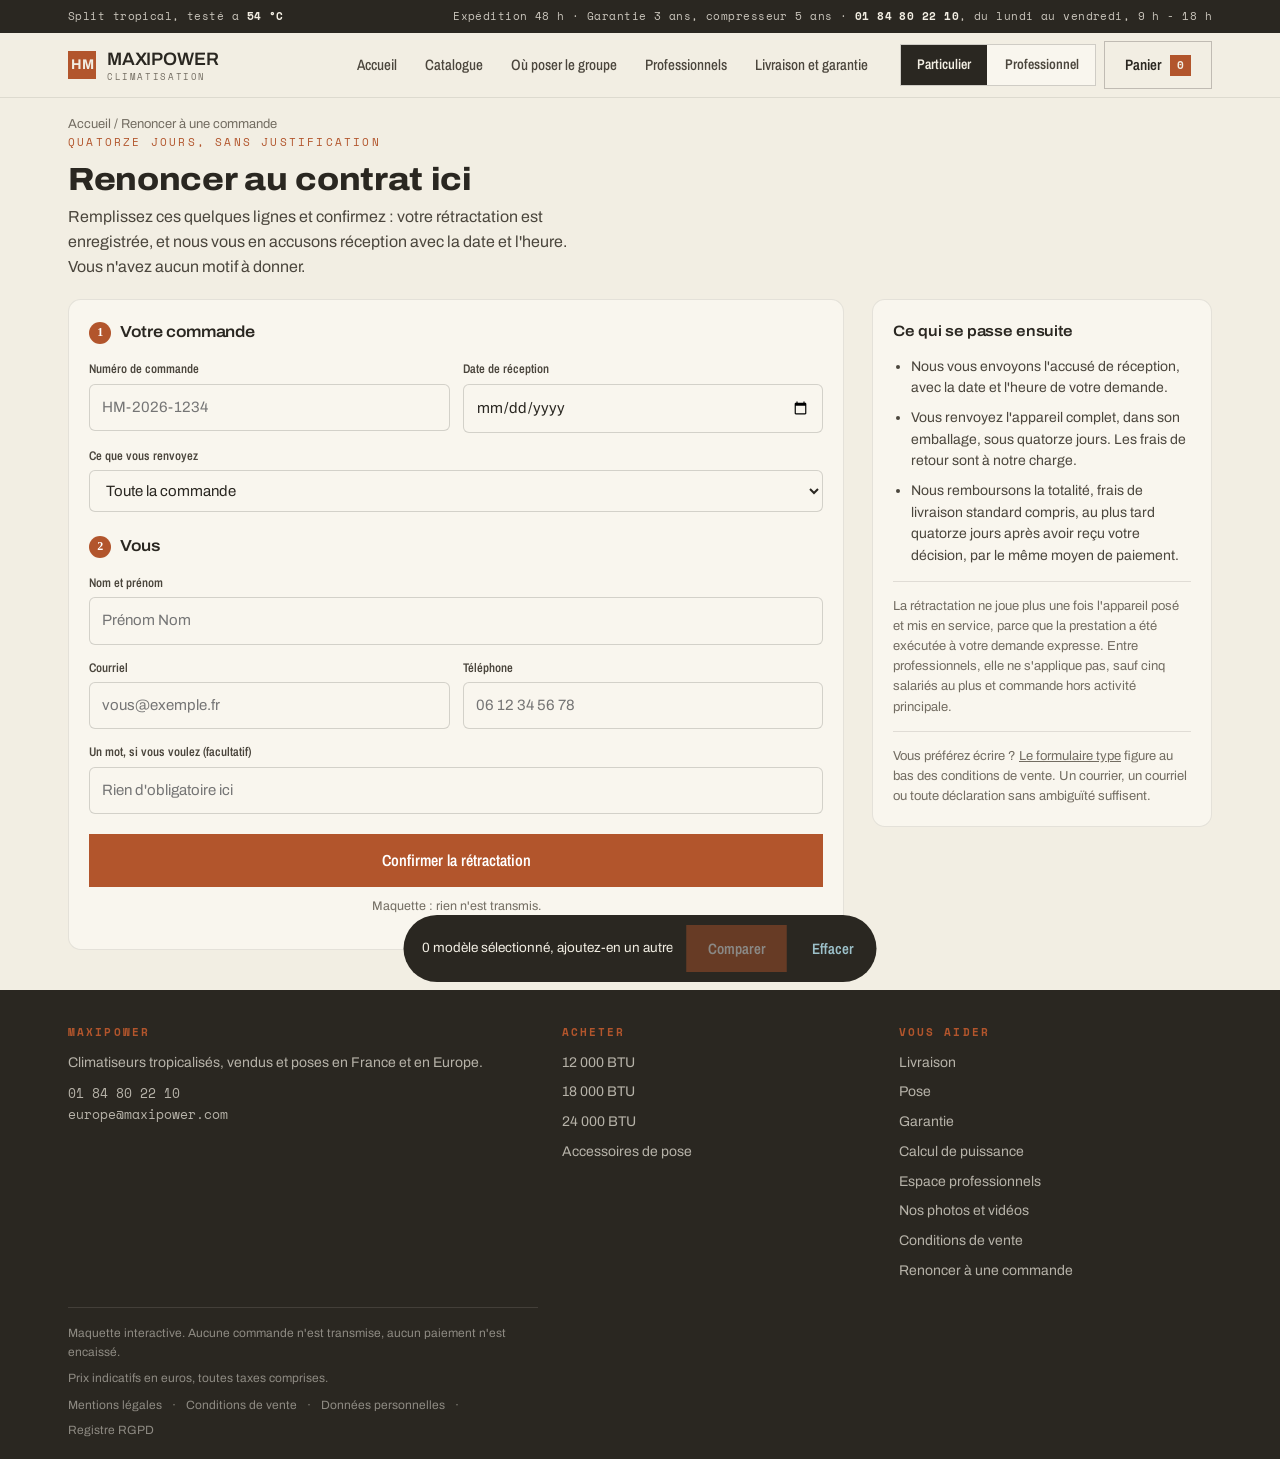
<file: retractation/index.html>
<!DOCTYPE html>
<html lang="fr">
<head>
<meta charset="utf-8">
<meta name="viewport" content="width=device-width, initial-scale=1, viewport-fit=cover">
<title>Renoncer à une commande</title>
<meta name="description" content="Quatorze jours pour vous rétracter, sans justification et sans frais de retour. Formulaire en ligne, accusé de réception daté, remboursement sous quatorze jours.">
<link rel="canonical" href="https://chm75009-sketch.github.io/CLIM-/retractation/">
<meta name="theme-color" content="#101010">
<meta property="og:type" content="website">
<meta property="og:site_name" content="MaxiPower">
<meta property="og:title" content="Renoncer à une commande">
<meta property="og:description" content="Quatorze jours pour vous rétracter, sans justification et sans frais de retour. Formulaire en ligne, accusé de réception daté, remboursement sous quatorze jours.">
<meta property="og:url" content="https://chm75009-sketch.github.io/CLIM-/retractation/">
<link rel="icon" href="data:,">
<link rel="preconnect" href="https://fonts.gstatic.com" crossorigin>
<link rel="stylesheet" href="https://fonts.googleapis.com/css2?family=Archivo:wght@400;500;600;700&amp;family=Archivo+Narrow:wght@500;600;700&amp;family=Space+Mono:wght@400;700&amp;display=swap">
<link rel="stylesheet" href="../style.css">
</head>
<body data-ecran="retractation">

<div class="annonce">
  <div class="zone">
    <span>Split tropical, testé a <b>54 &deg;C</b></span>
    <span>Expédition 48 h &middot; Garantie 3 ans, compresseur 5 ans &middot; <b>01 84 80 22 10</b>, du lundi au vendredi, 9 h - 18 h</span>
  </div>
</div>

<header class="chapeau">
  <div class="zone">
    <a href="../" class="marque" data-aller="accueil">
      <span class="sceau">HM</span>
      <span class="marque-nom">MAXIPOWER<span>CLIMATISATION</span></span>
    </a>
    <nav class="liens">
      <a href="../" data-aller="accueil">Accueil</a>
      <a href="../catalogue/" data-aller="catalogue">Catalogue</a>
      <a href="../ou-poser-le-groupe/" data-aller="pose">Où poser le groupe</a>
      <a href="../professionnels/" data-aller="pro">Professionnels</a>
      <a href="../livraison-pose-garantie/" data-aller="infos">Livraison et garantie</a>
    </nav>
    <div class="outils">
      <span class="jeton-societe" id="jeton-societe" hidden><span class="rond"></span><span class="nom"></span></span>
      <div class="segments" role="group" aria-label="Type de client">
        <button type="button" data-mode="part" aria-pressed="true">Particulier</button>
        <button type="button" data-mode="pro" aria-pressed="false">Professionnel</button>
      </div>
      <button class="bouton" data-aller="panier" type="button">Panier <span class="compte" id="compte">0</span></button>
      <button class="burger" id="burger" type="button" aria-label="Ouvrir le menu" aria-expanded="false" aria-controls="menu">
        <svg width="20" height="14" viewBox="0 0 20 14" fill="none" stroke="currentColor" stroke-width="2" stroke-linecap="round"><path d="M1 1h18M1 7h18M1 13h18"/></svg>
      </button>
    </div>
  </div>
  <nav class="menu" id="menu" aria-label="Menu principal">
    <a href="../" data-aller="accueil">Accueil <span class="flottant">calcul de puissance</span></a>
    <a href="../catalogue/" data-aller="catalogue">Catalogue <span class="flottant">14 références</span></a>
    <a href="../" data-aller="accueil" data-ancre="atelier">Nos photos et vidéos <span class="flottant">l'atelier</span></a>
    <div class="groupe">Par puissance</div>
    <a data-puissance="12000">12 000 BTU <span class="flottant">14 à 26 m&sup2;</span></a>
    <a data-puissance="18000">18 000 BTU <span class="flottant">24 à 38 m&sup2;</span></a>
    <a data-puissance="24000">24 000 BTU <span class="flottant">36 à 58 m&sup2;</span></a>
    <a data-accessoires>Accessoires de pose <span class="flottant">4 références</span></a>
    <a href="../ou-poser-le-groupe/" data-aller="pose">Où poser le groupe <span class="flottant">démarches</span></a>
    <div class="groupe">Professionnels</div>
    <a href="../professionnels/" data-aller="pro">Hôtel, restaurant, bar, bureau <span class="flottant">devis en ligne</span></a>
    <div class="groupe">Vous aider</div>
    <a href="../livraison-pose-garantie/" data-aller="infos">Livraison, pose, garantie</a>
    <a href="../panier/" data-aller="panier">Panier <span class="flottant" id="menu-compte">0 article</span></a>
    <div class="groupe">Informations légales</div>
    <a href="../mentions-legales/" data-legal="mentions">Mentions légales</a>
    <a href="../conditions-de-vente/" data-legal="cgv">Conditions de vente <span class="flottant">particuliers et pros</span></a>
    <a href="../donnees-personnelles/" data-legal="donnees">Données personnelles <span class="flottant">RGPD</span></a>
    <a href="../retractation/" data-aller="retractation">Renoncer à une commande <span class="flottant">14 jours</span></a>
  </nav>
</header>

<main>
  <!-- ================= ACCUEIL ================= -->
  <div class="ecran actif" id="ecran-accueil">
    <!-- l'usine d'abord : photo plein cadre -->
    <div class="hero-photo">
      <img src="../medias/brasage-circuit.jpg" alt="Brasage du circuit frigorifique dans l'atelier MaxiPower">
      <div class="zone">
        <span class="oeil clair" id="hero-oeil">MaxiPower, fabricant de climatiseurs</span>
        <h1 id="hero-titre">Tout est fluide : <em>le circuit, la livraison, la pose.</em></h1>
        <p class="chapo" id="hero-chapo">Dix modèles tropicalisés, de 12 000 à 24 000 BTU, à partir de 449 &euro;. Ils rafraîchissent l'été, chauffent l'hiver et tiennent la canicule jusqu'à 54 &deg;C dehors. Livrés sous 48 heures, posés par un frigoriste certifié, garantis 3 ans et 5 ans sur le compresseur.</p>
        <div class="actions" id="hero-actions">
          <button class="bouton fort grand" type="button" data-aller="catalogue">Voir les climatiseurs</button>
          <button class="bouton grand clair" type="button" id="vers-pupitre">Calculer ma puissance</button>
        </div>
        <span class="credit-photo">Atelier de montage &middot; brasage du circuit, unité par unité</span>
      </div>
    </div>

    <div class="preuves">
      <div class="zone">
        <div class="preuve"><div><div class="val">4,7 / 5</div><div class="etoiles">&#9733;&#9733;&#9733;&#9733;&#9733;</div><div class="quoi">1 284 avis clients vérifiés</div></div></div>
        <div class="preuve"><div><div class="val">12 400</div><div class="quoi">climatiseurs posés en France</div></div></div>
        <div class="preuve"><div><div class="val">120</div><div class="quoi">installateurs partenaires, toutes régions</div></div></div>
        <div class="preuve"><div><div class="val">2010</div><div class="quoi">fabricant, dix modèles au catalogue</div></div></div>
        <div class="preuve" id="hero-faits" hidden></div>
      </div>
    </div>

    <section class="zone" id="atelier">
      <div class="tete">
        <div>
          <span class="oeil">Dans notre atelier</span>
          <h2>Nos photos et vidéos</h2>
          <p>Le circuit frigorifique est brasé à la main, unité par unité, puis mis sous pression et contrôlé avant d'être fermé. Voilà ce qu'il y a derrière les dix modèles du catalogue.</p>
        </div>
      </div>
      <div class="medias">
        <div class="cadre-video">
          <video controls preload="metadata" playsinline poster="../medias/affiche.jpg">
            <source src="../medias/atelier-maxipower.mp4" type="video/mp4">
            Votre navigateur ne peut pas lire cette vidéo.
          </video>
          <span class="legende">Vidéo &middot; montage d'un groupe</span>
        </div>
        <div class="galerie">
          <figure class="cliche"><img src="../medias/atelier-ensemble.jpg" alt="Établi de montage, groupes extérieurs alignés" loading="lazy"><figcaption>L'établi de montage</figcaption></figure>
          <figure class="cliche"><img src="../medias/brasage-circuit.jpg" alt="Brasage du circuit frigorifique sur un groupe" loading="lazy"><figcaption>Brasage du circuit</figcaption></figure>
          <figure class="cliche"><img src="../medias/controle-echangeur.jpg" alt="Contrôle de l'échangeur et du compresseur" loading="lazy"><figcaption>Contrôle de l'échangeur</figcaption></figure>
          <figure class="cliche"><img src="../medias/circuit-cuivre.jpg" alt="Gros plan sur le circuit en cuivre et le compresseur" loading="lazy"><figcaption>Le cuivre, de près</figcaption></figure>
        </div>
      </div>
    </section>

    <section class="zone">
      <div class="tete"><div><h2>Trois puissances, trois usages</h2><p>La règle tient en une ligne : environ 520 BTU par mètre carré, un peu plus si la pièce prend le soleil ou s'ouvre sur la cuisine.</p></div></div>
      <div class="trois">
        <button class="porte" type="button" data-puissance="12000"><b class="btu">12 000 BTU</b><span class="piece">Chambre, bureau, 14 à 26 m&sup2;</span><span class="des">À partir de 449 &euro;, quatre modèles</span></button>
        <button class="porte" type="button" data-puissance="18000"><b class="btu">18 000 BTU</b><span class="piece">Séjour, grande chambre, 24 à 38 m&sup2;</span><span class="des">À partir de 649 &euro;, quatre modèles</span></button>
        <button class="porte" type="button" data-puissance="24000"><b class="btu">24 000 BTU</b><span class="piece">Salon ouvert, plateau, 36 à 58 m&sup2;</span><span class="des">À partir de 899 &euro;, trois modèles</span></button>
      </div>
    </section>

    <section class="zone" style="padding-top:0">
      <div class="tete"><div><h2>Les plus vendus</h2><p>Trois modèles qui couvrent les neuf demandes sur dix.</p></div>
        <button class="bouton" type="button" data-aller="catalogue">Tout le catalogue</button></div>
      <div class="grille" id="vedettes"></div>
    </section>

    <section class="zone" id="outil">
      <div class="pupitre">
        <h2>Outil de calcul, gratuit</h2>
        <p class="titre-outil">Quelle puissance pour votre pièce ?</p>
        <p class="mode-emploi">Déplacez le curseur sur la surface à climatiser, cochez ce qui s'applique : nous affichons les BTU nécessaires, puis les modèles qui correspondent. Un 24 000 BTU dans une chambre de 14 m&sup2; refroidit trop vite, s'arrête, redémarre, et vous paye la facture de ces démarrages.</p>
        <div class="etiquette-lecture">Puissance nécessaire</div>
        <div class="lecture">
          <span class="chiffre mono" id="lecture-btu">12 000</span>
          <span class="unite">BTU/h<br><span class="mono" id="lecture-kw" style="letter-spacing:0">3,5 kW</span></span>
        </div>
        <div class="reglette">
          <label for="surface">Surface de la pièce <b class="mono" id="lecture-surface">22 m&sup2;</b></label>
          <input type="range" id="surface" min="8" max="60" step="1" value="22">
          <div class="graduations"><span>8 m&sup2;</span><span>20</span><span>34</span><span>46</span><span>60 m&sup2;</span></div>
        </div>
        <div class="options">
          <label class="bascule" for="soleil"><input type="checkbox" id="soleil"> Plein soleil ou dernier étage</label>
          <label class="bascule" for="hauteur"><input type="checkbox" id="hauteur"> Plafond au-dessus de 3 m</label>
          <label class="bascule" for="monde"><input type="checkbox" id="monde"> Salon, cuisine ouverte</label>
        </div>
        <div class="verdict">
          <p id="verdict-texte">Pour 22 m&sup2; sans contrainte, il faut un <b>12 000 BTU</b>.</p>
          <button class="bouton fort" id="voir-modeles" type="button">Voir les modèles</button>
        </div>
      </div>
    </section>

    <section class="zone" style="padding-top:0">
      <div class="plaque">
        <div>
          <span class="plaque-titre">Adresse du site</span>
          <a class="plaque-lien mono" href="https://chm75009-sketch.github.io/CLIM-/">chm75009-sketch.github.io/CLIM-</a>
        </div>
        <div class="plaque-version">
          <span class="plaque-titre">Version</span>
          <span class="mono">1.0<small>26 septembre 2026</small></span>
        </div>
      </div>
    </section>

    <section class="zone" style="padding-top:0">
      <div class="tete"><div><h2>Ce qu'en disent les clients</h2></div></div>
      <div class="avis">
        <blockquote><span class="etoiles">&#9733;&#9733;&#9733;&#9733;&#9733;</span><p>Pose un mardi matin, deux heures, mur percé proprement et bâche au sol. L'appareil est si silencieux que je vérifie l'écran pour savoir s'il tourne.</p><cite>Sabrina M., Montpellier, Inverter Smart 18</cite></blockquote>
        <blockquote><span class="etoiles">&#9733;&#9733;&#9733;&#9733;&#9733;</span><p>J'avais pris trop gros la première fois, chez un autre. Le calcul du site m'a mis sur du 12 000 et c'est exactement ce qu'il fallait pour la chambre.</p><cite>Karim B., Lyon, Inverter 12</cite></blockquote>
        <blockquote><span class="etoiles">&#9733;&#9733;&#9733;&#9733;&#9734;</span><p>Facture d'août divisée par deux par rapport au vieux mobile. Un point en moins parce que la livraison a pris cinq jours, pas deux.</p><cite>Nathalie R., Bordeaux, Inverter 24</cite></blockquote>
      </div>
    </section>
  </div>

  <!-- ================= CATALOGUE ================= -->
  <div class="ecran" id="ecran-catalogue">
    <div class="zone">
      <div class="fil"><a href="../" data-aller="accueil">Accueil</a> / Catalogue</div>
      <div class="tete"><div><h2>Le catalogue</h2><p>Dix splits tropicalisés et quatre accessoires de pose. Prix TTC, livraison offerte, pose en option.</p></div></div>

      <div class="catalogue">
        <aside class="filtres cache" id="filtres">
          <div class="bloc-filtre">
            <p>Puissance</p>
            <label class="case"><input type="checkbox" data-filtre="btu" value="12000"> 12 000 BTU <span class="nb" data-nb="btu-12000"></span></label>
            <label class="case"><input type="checkbox" data-filtre="btu" value="18000"> 18 000 BTU <span class="nb" data-nb="btu-18000"></span></label>
            <label class="case"><input type="checkbox" data-filtre="btu" value="24000"> 24 000 BTU <span class="nb" data-nb="btu-24000"></span></label>
          </div>
          <div class="bloc-filtre">
            <p>Surface de la pièce</p>
            <label class="case"><input type="checkbox" data-filtre="surface" value="0-25"> Moins de 25 m&sup2;</label>
            <label class="case"><input type="checkbox" data-filtre="surface" value="25-40"> 25 à 40 m&sup2;</label>
            <label class="case"><input type="checkbox" data-filtre="surface" value="40-60"> Plus de 40 m&sup2;</label>
          </div>
          <div class="bloc-filtre">
            <p>Technologie</p>
            <label class="case"><input type="checkbox" data-filtre="tech" value="inverter"> Inverter <span class="nb" data-nb="tech-inverter"></span></label>
            <label class="case"><input type="checkbox" data-filtre="tech" value="classe"> Classe A <span class="nb" data-nb="tech-classe"></span></label>
            <label class="case"><input type="checkbox" data-filtre="tech" value="accessoire"> Accessoires <span class="nb" data-nb="tech-accessoire"></span></label>
          </div>
          <div class="bloc-filtre">
            <p>Confort</p>
            <label class="case"><input type="checkbox" data-filtre="wifi" value="1"> Pilotage par téléphone</label>
            <label class="case"><input type="checkbox" data-filtre="silence" value="1"> Moins de 35 dB</label>
          </div>
          <div class="bloc-filtre">
            <p>Prix maximum <span class="mono" id="valeur-prix" style="float:right">1 300 &euro;</span></p>
            <input type="range" id="prix-max" min="50" max="1300" step="50" value="1300">
          </div>
          <div class="bloc-filtre">
            <button class="bouton" type="button" id="vider-filtres" style="width:100%">Tout effacer</button>
          </div>
        </aside>

        <div>
          <div class="recherche">
            <svg width="16" height="16" viewBox="0 0 24 24" fill="none" stroke="currentColor" stroke-width="2"><circle cx="11" cy="11" r="7"/><path d="M20 20l-3.5-3.5"/></svg>
            <input type="search" id="q" placeholder="Chercher un modèle, une référence, 18 000..." aria-label="Rechercher">
          </div>
          <div id="bandeau-pro" hidden style="border:1.5px solid var(--ink); background:var(--ember-voile); padding:12px 14px; margin-bottom:14px; font-size:14px">
            <b>Tarif professionnel.</b> Prix hors taxes, remise de 5 % dès 3 unités, 10 % dès 6, 15 % dès 10, appliquée au devis.
          </div>
          <div class="barre">
            <span class="compteur" id="compteur">14 références</span>
            <button class="bouton replier" type="button" id="bouton-filtres">Filtres</button>
            <select id="tri" aria-label="Trier">
              <option value="conseil">Conseillé pour ma pièce</option>
              <option value="prix-croissant">Prix croissant</option>
              <option value="prix-decroissant">Prix décroissant</option>
              <option value="conso">Consommation la plus basse</option>
              <option value="bruit">Le plus silencieux</option>
            </select>
          </div>
          <div class="grille" id="grille"></div>
        </div>
      </div>
    </div>
  </div>

  <!-- ================= FICHE ================= -->
  <div class="ecran" id="ecran-produit">
    <div class="zone">
      <div class="fil"><a href="../" data-aller="accueil">Accueil</a> / <a href="../catalogue/" data-aller="catalogue">Catalogue</a> / <span id="fil-produit"></span></div>
      <div class="fiche" id="fiche"></div>
      <section style="padding-top:0">
        <div class="tete"><div><h2>Dans la même puissance</h2></div></div>
        <div class="grille" id="proches"></div>
      </section>
    </div>
  </div>

  <!-- ================= PANIER ================= -->
  <div class="ecran" id="ecran-panier">
    <div class="zone">
      <div class="fil"><a href="../" data-aller="accueil">Accueil</a> / Panier</div>
      <div class="tete"><div><h2 id="titre-panier">Votre panier</h2></div></div>
      <div class="panier">
        <div id="lignes"></div>
        <aside class="recap" id="recap-panier"></aside>
      </div>
    </div>
  </div>

  <!-- ================= COMMANDE ================= -->
  <div class="ecran" id="ecran-commande">
    <div class="zone">
      <div class="fil"><a href="../panier/" data-aller="panier">Panier</a> / Commande</div>
      <div class="tete"><div><h2 id="titre-commande">Votre commande</h2><p id="sous-commande">Trois blocs, rien de plus. Le paiement n'est pas encaissé, c'est une maquette.</p></div></div>
      <div class="commande">
        <form id="form-commande" novalidate>
          <div class="carte-form">
            <h3><b>1</b> Vos coordonnées</h3>
            <div class="formulaire">
              <div class="champ"><label for="nom">Nom et prénom</label><input id="nom" placeholder="Prénom Nom" required></div>
              <div class="duo">
                <div class="champ"><label for="courriel">Courriel</label><input id="courriel" type="email" placeholder="vous@exemple.fr" required></div>
                <div class="champ"><label for="tel">Téléphone</label><input id="tel" type="tel" placeholder="06 12 34 56 78" required></div>
              </div>
            </div>
          </div>
          <div class="carte-form">
            <h3><b>2</b> Livraison et pose</h3>
            <div class="formulaire">
              <div class="champ"><label for="adresse">Adresse</label><input id="adresse" placeholder="12 rue des Lilas" required></div>
              <div class="duo">
                <div class="champ"><label for="cp">Code postal</label><input id="cp" inputmode="numeric" placeholder="75011" required></div>
                <div class="champ"><label for="ville">Ville</label><input id="ville" placeholder="Paris" required></div>
              </div>
              <div class="champ"><label for="creneau">Créneau souhaité</label>
                <select id="creneau">
                  <option>Dès que possible, le matin</option>
                  <option>Dès que possible, l'après-midi</option>
                  <option>Sous quinze jours</option>
                  <option>Je rappellerai pour fixer</option>
                </select>
              </div>
              <div class="champ"><label for="etage">Étage et accès</label><input id="etage" placeholder="3e étage, ascenseur, balcon sur cour"></div>
            </div>
          </div>
          <div class="carte-form" id="bloc-reglement">
            <h3><b>3</b> Règlement</h3>
            <label class="mode"><input type="radio" name="reglement" value="carte" checked> Carte bancaire <span class="detail">à la commande</span></label>
            <label class="mode"><input type="radio" name="reglement" value="3fois"> Trois fois sans frais <span class="detail" id="detail-3fois">3 x 0 &euro;</span></label>
            <label class="mode"><input type="radio" name="reglement" value="virement"> Virement <span class="detail">sous 48 h</span></label>
          </div>
          <div class="carte-form">
            <h3><b>4</b> Ce que vous acceptez</h3>
            <label class="engagement"><input type="checkbox" id="accepte-cgv"> <span id="texte-accepte">J'ai lu et j'accepte les conditions générales de vente, et j'ai pris connaissance de la politique de confidentialité.</span></label>
            <p class="aide-champ">Les lire : <a href="../conditions-de-vente/" data-legal="cgv">conditions de vente</a> &middot; <a href="../donnees-personnelles/" data-legal="donnees">données personnelles</a> &middot; <a href="../mentions-legales/" data-legal="mentions">mentions légales</a></p>
            <label class="engagement" id="ligne-pose-expresse" hidden><input type="checkbox" id="accepte-pose"> <span>Je demande que la pose et la mise en service aient lieu avant la fin du délai de rétractation, et je renonce expressément à ce droit pour cette seule prestation, une fois qu'elle est exécutée.</span></label>
            <p class="aide-champ" id="rappel-droits">Quatorze jours pour vous rétracter, à compter du lendemain de la réception, frais de retour à notre charge. Les garanties légales de conformité et des vices cachés s'appliquent en plus de notre garantie de trois ans.</p>
          </div>
        </form>
        <aside class="recap" id="recap-commande"></aside>
      </div>
    </div>
  </div>

  <!-- ================= CONFIRMATION ================= -->
  <div class="ecran" id="ecran-fini">
    <div class="zone" style="padding-block:50px">
      <div class="fini">
        <div class="coche">&#10003;</div>
        <h2>Commande enregistrée</h2>
        <p class="numero" id="numero"></p>
        <p style="color:var(--ink-2)" id="recap-fin"></p>
        <p style="color:var(--ink-3); font-size:12.5px; margin-top:18px">Maquette : rien n'a été transmis, rien n'a été encaissé.</p>
        <button class="bouton grand fort" type="button" data-aller="accueil" style="margin-top:12px">Revenir à la boutique</button>
        <p class="aide-champ" style="margin-top:16px">Vous avez quatorze jours pour changer d'avis, à compter du lendemain de la réception : <a href="../retractation/" data-aller="retractation">renoncer au contrat ici</a>.</p>
      </div>
    </div>
  </div>

  <!-- ================= OÙ POSER LE GROUPE ================= -->
  <div class="ecran" id="ecran-pose">
    <div class="zone">
      <div class="fil"><a href="../" data-aller="accueil">Accueil</a> / Où poser le groupe</div>
      <div class="tete">
        <div>
          <span class="oeil">Avant d'acheter</span>
          <h2>Où poser le groupe extérieur</h2>
          <p>Six questions, et vous savez quelles démarches vous attendent : mairie, copropriété, secteur protégé, voisinage. Chaque réponse cite le texte sur lequel elle s'appuie.</p>
        </div>
      </div>

      <div class="atelier">
        <div class="panneau-config" id="questions-pose"></div>
        <aside class="devis" id="reponse-pose"></aside>
      </div>

      <section style="padding-top:24px">
        <p style="font-size:13px; color:var(--ink-2); border-top:1.5px solid var(--ink); padding-top:14px; max-width:70ch">
          Cet outil est une aide au repérage, pas un avis juridique. Le plan local d'urbanisme de votre commune et le règlement de votre copropriété peuvent être plus stricts que la règle générale : la mairie et le syndic ont toujours le dernier mot. Sources consultées le 13 septembre 2026 : service-public.gouv.fr, fiches F36778 sur l'autorisation d'urbanisme d'un climatiseur, F17578 sur la modification de l'aspect extérieur, F31513 sur les travaux en copropriété et F612 sur les bruits de voisinage.
        </p>
      </section>
    </div>
  </div>

  <!-- ================= PROFESSIONNELS ================= -->
  <div class="ecran" id="ecran-pro">
    <div class="pro-tete">
      <div class="zone">
        <div>
          <span class="oeil" style="background:rgba(242,118,46,.16); color:#F7A35F">Hôtellerie, restauration, bureaux</span>
          <h1>Un devis fluide,<em>un chantier sans fuite.</em></h1>
          <p>Dites combien de chambres, de mètres carrés de salle ou de postes de travail. Nous sortons la liste des appareils, les quantités, la remise de volume et le prix posé.</p>
        </div>
        <div class="pro-avantages">
          <div class="pro-avantage"><i>-15 %</i><span><b>Remise de volume</b>Dès trois appareils, puis six, puis dix.</span></div>
          <div class="pro-avantage"><i>6 h</i><span><b>Pose hors service</b>Les équipes interviennent tôt le matin ou après la fermeture.</span></div>
          <div class="pro-avantage"><i>48 h</i><span><b>Dépannage prioritaire</b>Un contrat de maintenance, un interlocuteur, une intervention sous 48 heures.</span></div>
        </div>
      </div>
    </div>

    <div class="zone">
      <!-- inscription -->
      <div id="pro-travail">
        <section>
          <div class="bandeau-compte" id="bandeau-compte"></div>
          <div class="tete"><div><h2>Évaluez vos besoins</h2>
            <span class="oeil" style="margin-top:12px">Sélectionnez votre activité</span><p>Chaque activité a ses contraintes : le bruit dans une chambre, les apports de cuisine en salle, la chaleur des machines dans un bureau.</p></div></div>
          <div class="metiers" id="metiers"></div>
        </section>

        <section style="padding-top:0">
          <div class="atelier">
            <div class="panneau-config" id="config"></div>
            <aside class="devis" id="devis"></aside>
          </div>
        </section>
      </div>
      <section id="pro-compte" hidden>
        <div class="tete">
          <div>
            <h2>Ouvrir votre compte pour afficher le devis</h2>
            <p>Votre évaluation est prête. Le chiffrage, la remise de volume et l'enregistrement du devis demandent un compte professionnel : trois minutes, un Kbis de moins de trois mois et votre SIRET.</p>
          </div>
        </div>

        <div class="compte-pro">
          <form class="fiche-societe" id="form-societe" novalidate>
            <h3><b>1</b> L'entreprise</h3>
            <div class="formulaire">
              <div class="champ"><label for="raison">Raison sociale</label><input id="raison" placeholder="Hôtel des Voyageurs SARL" required></div>
              <div class="duo">
                <div class="champ"><label for="siret">SIRET</label><input id="siret" inputmode="numeric" maxlength="17" placeholder="123 456 789 00012" required>
                  <div class="aide-champ" id="aide-siret">Quatorze chiffres, clé de contrôle vérifiée.</div></div>
                <div class="champ"><label for="tva">TVA intracommunautaire</label><input id="tva" placeholder="FR12123456789">
                  <div class="aide-champ">Facultatif hors France.</div></div>
              </div>
              <div class="duo">
                <div class="champ"><label for="forme">Forme juridique</label>
                  <select id="forme"><option>SARL</option><option>SAS ou SASU</option><option>EURL</option><option>SA</option><option>Entreprise individuelle</option><option>Association</option><option>Collectivité</option></select></div>
                <div class="champ"><label for="secteur">Activité</label>
                  <select id="secteur"><option value="hotel">Hôtellerie</option><option value="restaurant">Restauration</option><option value="bar">Bar, café, discothèque</option><option value="bureau">Bureaux et tertiaire</option><option value="autre">Autre</option></select></div>
              </div>
              <div class="champ"><label for="siege">Adresse du siège</label><input id="siege" placeholder="18 avenue de la Gare" required></div>
              <div class="duo">
                <div class="champ"><label for="cp-pro">Code postal</label><input id="cp-pro" inputmode="numeric" placeholder="34000" required></div>
                <div class="champ"><label for="ville-pro">Ville</label><input id="ville-pro" placeholder="Montpellier" required></div>
              </div>
            </div>

            <h3><b>2</b> Votre interlocuteur</h3>
            <div class="formulaire">
              <div class="duo">
                <div class="champ"><label for="contact">Nom et prénom</label><input id="contact" placeholder="Prénom Nom" required></div>
                <div class="champ"><label for="fonction">Fonction</label><input id="fonction" placeholder="Directrice d'exploitation"></div>
              </div>
              <div class="duo">
                <div class="champ"><label for="mail-pro">Courriel professionnel</label><input id="mail-pro" type="email" placeholder="contact@société.fr" required></div>
                <div class="champ"><label for="tel-pro">Téléphone</label><input id="tel-pro" type="tel" placeholder="04 67 00 00 00" required></div>
              </div>
            </div>

            <h3><b>3</b> La pièce justificative</h3>
            <div class="formulaire">
              <label class="depot" id="depot-kbis">
                <span class="icone"><svg width="18" height="18" viewBox="0 0 24 24" fill="none" stroke="currentColor" stroke-width="1.8"><path d="M14 3H7a2 2 0 0 0-2 2v14a2 2 0 0 0 2 2h10a2 2 0 0 0 2-2V8z"/><path d="M14 3v5h5"/></svg></span>
                <span><b>Extrait Kbis</b><small id="nom-kbis">De moins de trois mois. PDF ou photo.</small></span>
                <input type="file" id="kbis" accept=".pdf,.jpg,.jpeg,.png">
              </label>
              <label class="engagement"><input type="checkbox" id="conditions" required> J'accepte les conditions générales de vente, j'ai pris connaissance de la politique de confidentialité et je certifie exacts les renseignements portés ci-dessus.</label>
              <p class="aide-champ">Les lire : <a href="../conditions-de-vente/" data-legal="cgv">conditions de vente</a> &middot; <a href="../donnees-personnelles/" data-legal="donnees">données personnelles</a></p>
            </div>

            <button class="bouton fort grand" type="button" id="creer-compte" style="width:100%; margin-top:18px">Ouvrir le compte et accéder au devis</button>
            <div class="aide-champ" style="text-align:center; margin-top:10px">Déjà client ? <a id="lien-connexion" style="cursor:pointer; text-decoration:underline">Retrouver mon compte</a></div>
          </form>

          <aside class="encart">
            <h3>Ce que le compte ouvre</h3>
            <ul>
              <li>Le configurateur et le devis chiffré, metier par metier.</li>
              <li>La remise de volume, de 5 à 15 % selon le nombre d'unités.</li>
              <li>Les prix hors taxes et la facture au nom de la société.</li>
              <li>Un interlocuteur unique et le dépannage sous 48 heures.</li>
            </ul>
            <div class="rappel">Les pièces servent à vérifier l'existence de la société et a ouvrir l'encours. Maquette : aucun fichier n'est envoyé ni conservé.</div>
          </aside>
        </div>
      </section>

      <!-- configurateur, une fois le compte ouvert -->
    </div>
  </div>

  <!-- ================= INFOS ================= -->
  <div class="ecran" id="ecran-infos">
    <div class="zone">
      <div class="fil"><a href="../" data-aller="accueil">Accueil</a> / Livraison et garantie</div>
      <div class="tete"><div><h2>Livraison, pose, garantie</h2><p>Les six questions qu'on nous pose au téléphone, avec la réponse exacte.</p></div></div>
      <div style="max-width:760px">
        <details class="depliant" open><summary>Quand serai-je livré</summary><div class="dedans">Expédition sous 48 heures ouvrées, livraison par transporteur au pied de l'immeuble ou devant la maison. Vous recevez un créneau de deux heures la veille. Pour la Corse et les îles, comptez cinq jours.</div></details>
        <details class="depliant"><summary>Comment se passe la pose</summary><div class="dedans">Un frigoriste certifié vient poser l'unité intérieure, le groupe extérieur et la liaison, jusqu'à quatre mètres. Il met en service, vérifie l'étanchéité et signe le certificat qui ouvre la garantie. Comptez trois heures pour un monosplit. Au-delà de quatre mètres de liaison, le supplément est annoncé avant l'intervention.</div></details>
        <details class="depliant"><summary>Puis-je poser moi-même</summary><div class="dedans">Le raccordement du circuit frigorifique demande un professionnel certifié. Vous pouvez préparer le percement et le support, nous faisons le reste. Les climatiseurs livrés avec liaison préremplie ne dispensent pas de la mise en service.</div></details>
        <details class="depliant"><summary>Si l'appareil ne me convient pas</summary><div class="dedans">Tant qu'il n'est pas posé et qu'il est dans son emballage, vous avez quatorze jours pour nous dire que vous vous rétractez, à compter du lendemain de la réception. Nous remboursons la totalité, frais de livraison compris, au plus tard quatorze jours après avoir reçu votre décision. Le retour est à notre charge. Une fois l'appareil posé et mis en service, il n'est plus repris.</div></details>
        <details class="depliant"><summary>Que couvre la garantie commerciale</summary><div class="dedans">Trois ans sur l'appareil, cinq ans sur le compresseur, à partir de la date de mise en service. Pièces, main-d'oeuvre et déplacement compris. Elle tombe si un tiers non certifié ouvre le circuit. Elle s'ajoute aux garanties légales ci-dessous et ne les remplace pas.</div></details>
        <details class="depliant"><summary>Et les garanties légales</summary><div class="dedans">Elles sont dues quoi qu'il arrive, sans frais. La garantie légale de conformité vous donne deux ans à compter de la livraison ; pendant ces deux ans, sur un appareil neuf, c'est à nous de prouver que le défaut n'existait pas à la vente. Vous choisissez la réparation ou le remplacement, sous trente jours ; une réparation prolonge la garantie de douze mois. Si rien de tout cela n'est possible, vous obtenez une réduction du prix ou le remboursement. La garantie des vices cachés, elle, vous donne deux ans à compter du jour où vous découvrez le défaut. Le détail figure dans les <a href="../conditions-de-vente/" data-legal="cgv">conditions de vente</a>.</div></details>
        <details class="depliant"><summary>Faut-il un entretien</summary><div class="dedans">Nettoyage des filtres tous les mois d'utilisation, cela se fait à l'eau tiède. Une visite annuelle, 129 euros, vérifie les pressions, les échangeurs et le bac a condensats. Elle n'est pas obligatoire pour valider la garantie.</div></details>
      </div>
    </div>
  </div>


  <!-- ================= RÉTRACTATION ================= -->
  <div class="ecran" id="ecran-retractation">
    <div class="zone">
      <div class="fil"><a href="../" data-aller="accueil">Accueil</a> / Renoncer à une commande</div>
      <div class="tete">
        <div>
          <span class="oeil">Quatorze jours, sans justification</span>
          <h2>Renoncer au contrat ici</h2>
          <p>Remplissez ces quelques lignes et confirmez : votre rétractation est enregistrée, et nous vous en accusons réception avec la date et l'heure. Vous n'avez aucun motif à donner.</p>
        </div>
      </div>

      <div class="retract" id="retract">
        <form class="carte-form" id="form-retract" novalidate style="margin-bottom:0">
          <h3><b>1</b> Votre commande</h3>
          <div class="formulaire">
            <div class="duo">
              <div class="champ"><label for="r-numero">Numéro de commande</label><input id="r-numero" placeholder="HM-2026-1234" required></div>
              <div class="champ"><label for="r-recue">Date de réception</label><input id="r-recue" type="date" required></div>
            </div>
            <div class="champ"><label for="r-objet">Ce que vous renvoyez</label>
              <select id="r-objet">
                <option>Toute la commande</option>
                <option>Un seul appareil</option>
                <option>Un accessoire</option>
              </select>
            </div>
          </div>

          <h3 style="margin-top:22px"><b>2</b> Vous</h3>
          <div class="formulaire">
            <div class="champ"><label for="r-nom">Nom et prénom</label><input id="r-nom" placeholder="Prénom Nom" required></div>
            <div class="duo">
              <div class="champ"><label for="r-mail">Courriel</label><input id="r-mail" type="email" placeholder="vous@exemple.fr" required></div>
              <div class="champ"><label for="r-tel">Téléphone</label><input id="r-tel" type="tel" placeholder="06 12 34 56 78"></div>
            </div>
            <div class="champ"><label for="r-motif">Un mot, si vous voulez (facultatif)</label><input id="r-motif" placeholder="Rien d'obligatoire ici"></div>
          </div>

          <button class="bouton fort grand" type="button" id="confirmer-retract" style="width:100%; margin-top:20px">Confirmer la rétractation</button>
          <p class="aide-champ" style="text-align:center; margin-top:10px">Maquette : rien n'est transmis.</p>
        </form>

        <aside class="encart">
          <h3>Ce qui se passe ensuite</h3>
          <ul>
            <li>Nous vous envoyons l'accusé de réception, avec la date et l'heure de votre demande.</li>
            <li>Vous renvoyez l'appareil complet, dans son emballage, sous quatorze jours. Les frais de retour sont à notre charge.</li>
            <li>Nous remboursons la totalité, frais de livraison standard compris, au plus tard quatorze jours après avoir reçu votre décision, par le même moyen de paiement.</li>
          </ul>
          <div class="rappel">La rétractation ne joue plus une fois l'appareil posé et mis en service, parce que la prestation a été exécutée à votre demande expresse. Entre professionnels, elle ne s'applique pas, sauf cinq salariés au plus et commande hors activité principale.</div>
          <div class="rappel">Vous préférez écrire ? <a href="../conditions-de-vente/" data-legal="cgv">Le formulaire type</a> figure au bas des conditions de vente. Un courrier, un courriel ou toute déclaration sans ambiguïté suffisent.</div>
        </aside>
      </div>

      <div id="accuse-retract" hidden>
        <div class="fini">
          <div class="coche">&#10003;</div>
          <h2>Rétractation enregistrée</h2>
          <p class="numero" id="r-reference"></p>
          <p style="color:var(--ink-2)" id="r-accuse"></p>
          <p style="color:var(--ink-3); font-size:12.5px; margin-top:18px">Maquette : aucun accusé de réception n'est réellement envoyé.</p>
          <button class="bouton grand fort" type="button" data-aller="accueil" style="margin-top:12px">Revenir à la boutique</button>
        </div>
      </div>
    </div>
  </div>

  <!-- ================= INFORMATIONS LÉGALES ================= -->
  <div class="ecran" id="ecran-legal">
    <div class="zone">
      <div class="fil"><a href="../" data-aller="accueil">Accueil</a> / <span id="legal-fil">Mentions légales</span></div>
      <div class="tete"><div><h2 id="legal-titre">Mentions légales</h2><p id="legal-sous">Qui vend, qui héberge, qui répond.</p></div></div>
      <div class="legal-grille">
        <div class="legal-menu" id="legal-menu"></div>
        <div class="legal-corps" id="legal-corps"></div>
      </div>
    </div>
  </div>
</main>

<footer class="socle">
  <div class="zone">
    <div>
      <h4>MaxiPower</h4>
      <p style="margin:0 0 10px">Climatiseurs tropicalisés, vendus et poses en France et en Europe.</p>
      <p class="mono" style="margin:0; font-size:13px">01 84 80 22 10<br>europe@maxipower.com</p>
    </div>
    <div>
      <h4>Acheter</h4>
      <ul>
        <li><a data-puissance="12000">12 000 BTU</a></li>
        <li><a data-puissance="18000">18 000 BTU</a></li>
        <li><a data-puissance="24000">24 000 BTU</a></li>
        <li><a href="../catalogue/" data-aller="catalogue">Accessoires de pose</a></li>
      </ul>
    </div>
    <div>
      <h4>Vous aider</h4>
      <ul>
        <li><a href="../livraison-pose-garantie/" data-aller="infos">Livraison</a></li>
        <li><a href="../livraison-pose-garantie/" data-aller="infos">Pose</a></li>
        <li><a href="../livraison-pose-garantie/" data-aller="infos">Garantie</a></li>
        <li><a href="../" data-aller="accueil">Calcul de puissance</a></li>
        <li><a href="../professionnels/" data-aller="pro">Espace professionnels</a></li>
        <li><a href="../" data-aller="accueil" data-ancre="atelier">Nos photos et vidéos</a></li>
        <li><a href="../conditions-de-vente/" data-legal="cgv">Conditions de vente</a></li>
        <li><a href="../retractation/" data-aller="retractation">Renoncer à une commande</a></li>
      </ul>
    </div>
  </div>
  <div class="zone">
    <div class="mentions">
      <span>Maquette interactive. Aucune commande n'est transmise, aucun paiement n'est encaissé.</span>
      <span id="mention-prix">Prix indicatifs en euros, TTC.</span>
      <span class="liens-legaux"><a href="../mentions-legales/" data-legal="mentions">Mentions légales</a> &middot; <a href="../conditions-de-vente/" data-legal="cgv">Conditions de vente</a> &middot; <a href="../donnees-personnelles/" data-legal="donnees">Données personnelles</a> &middot; <a href="../registre-rgpd/" data-legal="registre">Registre RGPD</a></span>
    </div>
  </div>
</footer>

<div class="barre-comparer" id="barre-comparer">
  <span id="texte-comparer">2 modèles sélectionnés</span>
  <button class="bouton fort" type="button" id="ouvrir-comparateur">Comparer</button>
  <button class="bouton fantome" type="button" id="vider-comparateur" style="color:#9CC0C9">Effacer</button>
</div>

<div class="voile-comp" id="voile-comp">
  <div class="boite-comp">
    <div class="tete-comp"><h2 style="font-size:20px">Comparaison</h2>
      <button class="bouton fantome" type="button" id="fermer-comparateur" aria-label="Fermer">&#10005;</button></div>
    <div class="enveloppe-comp"><table class="tableau-comp" id="table-comp"></table></div>
  </div>
</div>

<div class="message" id="message" role="status" aria-live="polite"></div>

<script src="../boutique.js"></script>
</body>
</html>
</file>
<file: style.css>
:root{
  --ground:#E9EDEF; --surface:#FFFFFF; --surface-2:#F4F7F8; --panneau:#0C1A1F;
  --ink:#0A1417; --ink-2:#455C62; --ink-3:#7A9099; --line:#D2DADD; --line-fort:#B6C3C8;
  --glacier:#0E7F97; --glacier-fort:#09647A; --glacier-voile:#DCEFF4;
  --ember:#C8440D; --ember-clair:#F0913E; --ember-voile:#FBE8DA;
  --laiton:#8C7118; --ok:#0D7A55; --ok-voile:#DDF1E9;
  --r:10px; --r-l:18px;
  --ombre:0 1px 1px rgba(10,20,23,.04), 0 10px 26px rgba(10,20,23,.07);
}
@media (prefers-color-scheme: dark){
  :root:not([data-theme="light"]){
    --ground:#080F12; --surface:#101B1F; --surface-2:#16242A; --panneau:#060D10;
    --ink:#E6EFF1; --ink-2:#9AB0B7; --ink-3:#70878F; --line:#22323A; --line-fort:#2F444D;
    --glacier:#3FB8D2; --glacier-fort:#7FD8EA; --glacier-voile:#0E2A33;
    --ember:#F2762E; --ember-clair:#F7A35F; --ember-voile:#2C1509;
    --laiton:#CBA639; --ok:#3EBE91; --ok-voile:#0C2A22;
    --ombre:0 1px 1px rgba(0,0,0,.4), 0 14px 34px rgba(0,0,0,.45);
  }
}
:root[data-theme="dark"]{
  --ground:#080F12; --surface:#101B1F; --surface-2:#16242A; --panneau:#060D10;
  --ink:#E6EFF1; --ink-2:#9AB0B7; --ink-3:#70878F; --line:#22323A; --line-fort:#2F444D;
  --glacier:#3FB8D2; --glacier-fort:#7FD8EA; --glacier-voile:#0E2A33;
  --ember:#F2762E; --ember-clair:#F7A35F; --ember-voile:#2C1509;
  --laiton:#CBA639; --ok:#3EBE91; --ok-voile:#0C2A22;
  --ombre:0 1px 1px rgba(0,0,0,.4), 0 14px 34px rgba(0,0,0,.45);
}

*{box-sizing:border-box}
/* Sans cette ligne, une règle d'affichage plus précise l'emporte sur l'attribut
   hidden et fait réapparaître des blocs qui doivent rester cachés. */
[hidden]{display:none !important}
body{margin:0; background:var(--ground); color:var(--ink); font-family:"Public Sans",-apple-system,BlinkMacSystemFont,"Segoe UI",Roboto,sans-serif; font-size:16px; line-height:1.55; -webkit-font-smoothing:antialiased}
h1,h2,h3{font-family:"Archivo","Archivo Black",Impact,sans-serif; font-variation-settings:"wdth" 110; letter-spacing:-.02em; text-wrap:balance; margin:0}
.mono{font-family:"IBM Plex Mono",ui-monospace,Menlo,monospace; font-variant-numeric:tabular-nums}
.zone{width:100%; max-width:1180px; margin-inline:auto; padding-inline:18px}
a{color:inherit}
:focus-visible{outline:2px solid var(--glacier); outline-offset:2px; border-radius:4px}
button{font:inherit}

/* entete */
.annonce{background:var(--panneau); color:#CFE4EA; font-size:12.5px}
.annonce .zone{display:flex; gap:8px 24px; justify-content:space-between; align-items:center; padding-block:9px; flex-wrap:wrap}
.annonce b{color:#fff}
header.chapeau{position:sticky; top:0; z-index:30; background:color-mix(in srgb, var(--surface) 90%, transparent); backdrop-filter:blur(12px); border-bottom:1px solid var(--line)}
.chapeau .zone{display:flex; align-items:center; gap:14px; height:66px}
.marque{display:flex; align-items:center; gap:11px; text-decoration:none; cursor:pointer}
.sceau{width:38px; height:38px; border-radius:11px; background:linear-gradient(150deg,var(--glacier),var(--glacier-fort)); display:grid; place-items:center; color:#fff; font-family:"Archivo"; font-weight:800; font-size:15px}
.marque-nom{font-family:"Archivo"; font-weight:800; font-size:16.5px; line-height:1}
.marque-nom span{display:block; font-family:"IBM Plex Mono"; font-size:9.5px; font-weight:500; color:var(--ink-3); margin-top:4px; letter-spacing:.14em}
nav.liens{display:none; margin-left:auto; gap:22px; font-size:14.5px; font-weight:500}
nav.liens a{text-decoration:none; color:var(--ink-2); padding-block:6px; border-bottom:2px solid transparent; cursor:pointer}
nav.liens a:hover{color:var(--ink)}
nav.liens a.actif{color:var(--ink); border-color:var(--glacier)}
.outils{margin-left:auto; display:flex; align-items:center; gap:8px}
nav.liens ~ .outils{margin-left:18px}
@media(min-width:900px){nav.liens{display:flex}}
.burger{display:inline-grid; place-items:center; width:42px; height:42px; border:1px solid var(--line-fort); background:var(--surface); border-radius:var(--r); cursor:pointer; color:var(--ink)}
.burger:hover{border-color:var(--glacier)}
.menu{display:none; border-top:1px solid var(--line); background:var(--surface); box-shadow:var(--ombre)}
.menu.ouvert{display:block}
.menu a{display:flex; align-items:center; justify-content:space-between; gap:12px; padding:14px 18px; text-decoration:none; border-bottom:1px solid var(--line); font-weight:600; cursor:pointer}
.menu a:hover{background:var(--surface-2)}
.menu a .flottant{font-family:"IBM Plex Mono"; font-size:12.5px; color:var(--ink-3); font-weight:500}
.menu .groupe{padding:14px 18px 6px; font-size:11px; letter-spacing:.12em; text-transform:uppercase; color:var(--ink-3); font-weight:700}
@media(min-width:900px){.burger{display:none} .menu{display:none !important}}
.bouton{display:inline-flex; align-items:center; justify-content:center; gap:8px; border:1px solid var(--line-fort); background:var(--surface); color:var(--ink); font-weight:600; font-size:14.5px; padding:10px 16px; border-radius:var(--r); cursor:pointer; text-decoration:none; transition:background .15s, border-color .15s, transform .1s}
.bouton:hover{border-color:var(--glacier)}
.bouton:active{transform:translateY(1px)}
.bouton.fort{background:var(--glacier); border-color:var(--glacier); color:#fff}
.bouton.fort:hover{background:var(--glacier-fort); border-color:var(--glacier-fort)}
.bouton.braise{background:var(--ember); border-color:var(--ember); color:#fff}
.bouton.fantome{background:transparent; border-color:transparent; color:var(--ink-2); padding:10px}
.bouton.grand{padding:14px 22px; font-size:16px}
.bouton[disabled]{opacity:.45; cursor:not-allowed}
.compte{min-width:21px; height:21px; padding-inline:6px; border-radius:999px; background:var(--ember); color:#fff; font-size:12px; font-weight:700; display:inline-grid; place-items:center; font-family:"IBM Plex Mono"}

/* ecrans */
.ecran{display:none}
.ecran.actif{display:block}
@keyframes apparait{from{opacity:.4} to{opacity:1}}
section{padding-block:42px}
.fil{font-size:13px; color:var(--ink-3); padding-block:16px 0}
.fil a{cursor:pointer; text-decoration:none}
.fil a:hover{text-decoration:underline}
.tete{display:flex; align-items:flex-end; justify-content:space-between; gap:16px; flex-wrap:wrap; margin-bottom:20px}
.tete h2{font-size:clamp(23px,4.2vw,32px); font-weight:800}
.tete p{margin:6px 0 0; color:var(--ink-2); max-width:58ch}

/* accueil */
.hero{position:relative; overflow:hidden; border-bottom:1px solid var(--line)}
.hero::before{content:""; position:absolute; inset:-10%; background:
  radial-gradient(60% 70% at 78% 10%, color-mix(in srgb, var(--ember-clair) calc(var(--t,.4)*36%), transparent), transparent 68%),
  radial-gradient(58% 66% at 10% 90%, color-mix(in srgb, var(--glacier) calc((1 - var(--t,.4))*32%), transparent), transparent 66%);
  transition:background .45s ease; pointer-events:none}
.hero .zone{position:relative; display:grid; gap:26px; padding-block:34px 40px}
@media(min-width:940px){.hero .zone{grid-template-columns:1.04fr .96fr; gap:44px; padding-block:54px; align-items:center}}
.oeil{display:inline-flex; align-items:center; gap:8px; font-size:12px; font-weight:600; letter-spacing:.13em; text-transform:uppercase; color:var(--ember); background:var(--ember-voile); border-radius:999px; padding:6px 13px}
h1{font-size:clamp(32px,7vw,56px); font-weight:800; line-height:1.03; margin:16px 0 0}
h1 em{font-style:normal; color:var(--glacier); display:block}
.chapo{color:var(--ink-2); font-size:17px; max-width:48ch; margin:16px 0 0; text-align:justify; hyphens:auto}
.actions{display:flex; flex-wrap:wrap; gap:10px; margin-top:22px}
.faits{display:flex; flex-wrap:wrap; gap:10px 26px; margin-top:20px; padding-top:18px; border-top:1px solid var(--line)}
.fait b{display:block; font-family:"IBM Plex Mono"; font-size:18px; font-weight:600}
.fait span{font-size:12.5px; color:var(--ink-3)}

.pupitre{background:var(--panneau); color:#E8F3F6; border-radius:var(--r-l); padding:20px; box-shadow:var(--ombre); border:1px solid rgba(255,255,255,.07)}
.pupitre h2{font-size:14px; font-weight:700; letter-spacing:.1em; text-transform:uppercase; color:#8FB6C0; margin-bottom:14px}
.lecture{display:flex; align-items:flex-end; gap:14px; flex-wrap:wrap}
.lecture .chiffre{font-family:"IBM Plex Mono"; font-weight:600; font-size:clamp(42px,10vw,60px); line-height:.92; color:#fff}
.lecture .unite{font-size:12px; color:#8FB6C0; letter-spacing:.16em; text-transform:uppercase; padding-bottom:8px}
.reglette{margin:18px 0 4px}
.reglette label{display:flex; justify-content:space-between; font-size:13px; color:#9CC0C9; margin-bottom:10px}
.reglette label b{font-family:"IBM Plex Mono"; color:#fff; font-size:16px}
input[type=range]{width:100%; -webkit-appearance:none; appearance:none; background:transparent}
input[type=range]::-webkit-slider-runnable-track{height:10px; border-radius:999px; background:linear-gradient(90deg,#2C7F92,#3FB8D2 32%,#F0913E 72%,#C8440D)}
input[type=range]::-moz-range-track{height:10px; border-radius:999px; background:linear-gradient(90deg,#2C7F92,#3FB8D2 32%,#F0913E 72%,#C8440D)}
input[type=range]::-webkit-slider-thumb{-webkit-appearance:none; width:26px; height:26px; margin-top:-8px; border-radius:50%; background:#fff; border:4px solid #0C1A1F; box-shadow:0 0 0 2px #fff; cursor:grab}
input[type=range]::-moz-range-thumb{width:26px; height:26px; border-radius:50%; background:#fff; border:4px solid #0C1A1F; box-shadow:0 0 0 2px #fff}
.graduations{display:flex; justify-content:space-between; font-family:"IBM Plex Mono"; font-size:11px; color:#7A9AA3; margin-top:8px}
.options{display:flex; flex-wrap:wrap; gap:8px; margin-top:14px}
.bascule{display:inline-flex; align-items:center; gap:8px; font-size:13px; color:#CFE4EA; background:rgba(255,255,255,.05); border:1px solid rgba(255,255,255,.1); padding:8px 12px; border-radius:999px; cursor:pointer}
.bascule input{accent-color:#3FB8D2; width:15px; height:15px}
.bascule:has(input:checked){border-color:#3FB8D2; background:rgba(63,184,210,.14)}
.verdict{margin-top:16px; padding-top:14px; border-top:1px solid rgba(255,255,255,.1); display:flex; gap:12px; align-items:center; flex-wrap:wrap}
.verdict p{margin:0; font-size:13.5px; color:#9CC0C9; flex:1 1 180px}
.verdict p b{color:#fff}

.trois{display:grid; gap:14px; grid-template-columns:1fr}
@media(min-width:760px){.trois{grid-template-columns:repeat(3,1fr)}}
.porte{background:var(--surface); border:1px solid var(--line); border-radius:var(--r-l); padding:20px; cursor:pointer; text-align:left; display:flex; flex-direction:column; gap:6px; transition:border-color .2s, transform .2s}
.porte:hover{border-color:var(--glacier); transform:translateY(-2px)}
.porte b.btu{font-family:"IBM Plex Mono"; font-size:26px; font-weight:600; letter-spacing:-.02em}
.porte span.piece{font-size:14px; color:var(--ink-2)}
.porte span.des{font-size:13px; color:var(--ink-3); margin-top:6px}

.avis{display:grid; gap:14px; grid-template-columns:1fr}
@media(min-width:800px){.avis{grid-template-columns:repeat(3,1fr)}}
.avis blockquote{margin:0; background:var(--surface); border:1px solid var(--line); border-radius:var(--r); padding:18px; font-size:14.5px; color:var(--ink-2)}
.avis .etoiles{color:#E8A33D; font-size:14px}
.avis cite{display:block; margin-top:10px; font-style:normal; font-size:13px; color:var(--ink-3)}

/* catalogue */
.catalogue{display:grid; gap:20px; align-items:start}
@media(min-width:980px){.catalogue{grid-template-columns:258px 1fr; gap:28px}}
.filtres{background:var(--surface); border:1px solid var(--line); border-radius:var(--r-l); padding:16px; position:sticky; top:82px}
.filtres h3{font-size:14px; margin-bottom:10px}
.bloc-filtre{padding:12px 0; border-top:1px solid var(--line)}
.bloc-filtre:first-of-type{border-top:0; padding-top:0}
.bloc-filtre p{margin:0 0 8px; font-size:12.5px; font-weight:700; letter-spacing:.04em; text-transform:uppercase; color:var(--ink-3)}
.case{display:flex; align-items:center; gap:9px; padding:5px 0; font-size:14px; cursor:pointer}
.case input{width:16px; height:16px; accent-color:var(--glacier)}
.case .nb{margin-left:auto; color:var(--ink-3); font-size:12px; font-family:"IBM Plex Mono"}
.recherche{position:relative; margin-bottom:14px}
.recherche input{width:100%; padding:11px 12px 11px 34px; border:1px solid var(--line-fort); border-radius:var(--r); background:var(--surface); color:var(--ink); font:inherit; font-size:15px}
.recherche svg{position:absolute; left:11px; top:12px; color:var(--ink-3)}
.barre{display:flex; align-items:center; gap:10px; flex-wrap:wrap; margin-bottom:16px}
.barre .compteur{font-size:13.5px; color:var(--ink-3); margin-right:auto; font-family:"IBM Plex Mono"}
.barre select{padding:9px 11px; border:1px solid var(--line-fort); border-radius:var(--r); background:var(--surface); color:var(--ink); font:inherit; font-size:14px}
.replier{display:block; width:100%}
@media(min-width:980px){.replier{display:none}}
.filtres.cache{display:none}
@media(min-width:980px){.filtres.cache{display:block}}

.grille{display:grid; gap:16px; grid-template-columns:1fr}
@media(min-width:620px){.grille{grid-template-columns:repeat(2,1fr)}}
@media(min-width:1100px){.grille{grid-template-columns:repeat(3,1fr)}}
.article{background:var(--surface); border:1px solid var(--line); border-radius:var(--r-l); overflow:hidden; display:flex; flex-direction:column; transition:border-color .2s, transform .2s, box-shadow .2s}
.article:hover{transform:translateY(-3px); box-shadow:var(--ombre)}
.article.conseille{border-color:var(--glacier); box-shadow:0 0 0 1px var(--glacier)}
.visuel{position:relative; aspect-ratio:5/3; background:linear-gradient(168deg,var(--surface-2), color-mix(in srgb, var(--glacier-voile) 70%, var(--surface-2))); border:0; padding:0; width:100%; cursor:pointer}
.visuel svg{width:100%; height:100%; display:block}
.drapeau{position:absolute; top:12px; left:12px; font-size:11px; font-weight:700; letter-spacing:.07em; text-transform:uppercase; padding:5px 10px; border-radius:999px; background:var(--glacier); color:#fff}
.drapeau.chaud{background:var(--ember)}
.drapeau.calme{background:var(--surface); color:var(--ink-2); border:1px solid var(--line-fort)}
.corps{padding:16px; display:flex; flex-direction:column; gap:10px; flex:1}
.reference{font-family:"IBM Plex Mono"; font-size:11.5px; letter-spacing:.06em; color:var(--ink-3); text-transform:uppercase}
.article h3{font-size:18.5px; font-weight:800}
.article h3 button{all:unset; cursor:pointer}
.btu{font-family:"IBM Plex Mono"; font-size:13px; color:var(--ink-2)}
.btu strong{font-size:21px; color:var(--ink); font-weight:600}
.specs{display:grid; grid-template-columns:1fr; gap:4px; font-size:13px; border-top:1px solid var(--line); border-bottom:1px solid var(--line); padding-block:11px}
.specs div{display:flex; justify-content:space-between; gap:8px}
.specs span{color:var(--ink-3)}
.specs b{font-family:"IBM Plex Mono"; font-weight:600}
.pied-article{margin-top:auto; display:flex; align-items:flex-end; justify-content:space-between; gap:12px}
.prix{font-family:"IBM Plex Mono"; font-size:21px; font-weight:600; letter-spacing:-.03em}
.prix small{display:block; font-family:"Public Sans"; font-size:11.5px; color:var(--ink-3); font-weight:400; letter-spacing:0}
.vide{grid-column:1/-1; border:1px dashed var(--line-fort); border-radius:var(--r-l); padding:34px; text-align:center; color:var(--ink-2)}

/* fiche */
.fiche{display:grid; gap:26px; padding-bottom:30px}
@media(min-width:900px){.fiche{grid-template-columns:1.02fr .98fr; gap:40px}}
.fiche .visuel{border:1px solid var(--line); border-radius:var(--r-l); cursor:default}
.fiche h1{font-size:clamp(27px,5vw,40px); margin:8px 0 0}
.note-ligne{display:flex; align-items:center; gap:8px; font-size:14px; color:var(--ink-2); margin-top:10px}
.note-ligne .etoiles{color:#E8A33D}
.resume{color:var(--ink-2); margin:14px 0 0}
.atouts{margin:16px 0 0; padding-left:18px; color:var(--ink-2); font-size:15px}
.atouts li{margin-bottom:6px}
.table-specs{width:100%; border-collapse:collapse; font-size:14px; margin-top:20px}
.table-specs th,.table-specs td{text-align:left; padding:10px 2px; border-bottom:1px solid var(--line)}
.table-specs th{font-weight:500; color:var(--ink-3); width:52%}
.table-specs td{font-family:"IBM Plex Mono"}
.achat{background:var(--surface); border:1px solid var(--line); border-radius:var(--r-l); padding:18px; margin-top:20px; display:grid; gap:12px}
.pose-option{display:flex; gap:11px; align-items:flex-start; border:1px solid var(--line-fort); border-radius:var(--r); padding:12px; cursor:pointer}
.pose-option input{margin-top:3px; width:17px; height:17px; accent-color:var(--glacier)}
.pose-option b{display:block; font-size:14.5px}
.pose-option small{color:var(--ink-3)}
.pose-option:has(input:checked){border-color:var(--glacier); background:var(--glacier-voile)}
.ligne-achat{display:flex; gap:12px; align-items:center; flex-wrap:wrap}
.quantite{display:inline-flex; align-items:center; border:1px solid var(--line-fort); border-radius:var(--r); overflow:hidden}
.quantite button{width:34px; height:36px; border:0; background:var(--surface); color:var(--ink); font-size:17px; cursor:pointer}
.quantite button:hover{background:var(--surface-2)}
.quantite span{min-width:34px; text-align:center; font-family:"IBM Plex Mono"}

/* panier */
.panier{display:grid; gap:20px; align-items:start}
@media(min-width:900px){.panier{grid-template-columns:1fr 330px; gap:28px}}
.ligne{display:grid; grid-template-columns:96px 1fr; gap:14px; background:var(--surface); border:1px solid var(--line); border-radius:var(--r-l); padding:14px; margin-bottom:12px}
.ligne .mini{border-radius:var(--r); overflow:hidden; background:var(--surface-2); border:1px solid var(--line); align-self:start}
.ligne h3{font-size:16px}
.ligne .meta{font-size:13px; color:var(--ink-3)}
.ligne-bas{display:flex; align-items:center; gap:12px; flex-wrap:wrap; margin-top:10px}
.supprimer{background:none; border:0; color:var(--ember); font-size:13px; cursor:pointer; padding:4px}
.recap{background:var(--surface); border:1px solid var(--line); border-radius:var(--r-l); padding:18px; position:sticky; top:82px; display:grid; gap:8px}
.recap h3{font-size:16px; margin-bottom:4px}
.recap-ligne{display:flex; justify-content:space-between; font-size:14.5px; color:var(--ink-2)}
.recap-ligne b{font-family:"IBM Plex Mono"; color:var(--ink)}
.recap-total{display:flex; justify-content:space-between; align-items:baseline; border-top:1px solid var(--line); padding-top:12px; margin-top:6px; font-weight:700}
.recap-total b{font-family:"IBM Plex Mono"; font-size:24px}

/* commande */
.commande{display:grid; gap:20px; align-items:start}
@media(min-width:900px){.commande{grid-template-columns:1fr 330px; gap:28px}}
.carte-form{background:var(--surface); border:1px solid var(--line); border-radius:var(--r-l); padding:20px; margin-bottom:14px}
.carte-form h3{font-size:16px; margin-bottom:14px; display:flex; align-items:center; gap:9px}
.carte-form h3 b{width:22px; height:22px; border-radius:50%; background:var(--glacier); color:#fff; display:grid; place-items:center; font-size:12px; font-family:"IBM Plex Mono"}
.formulaire{display:grid; gap:13px}
.duo{display:grid; grid-template-columns:1fr 1fr; gap:13px}
.champ label{display:block; font-size:12.5px; font-weight:600; margin-bottom:5px; color:var(--ink-2)}
.champ input,.champ select{width:100%; font:inherit; font-size:15px; padding:11px 12px; border:1px solid var(--line-fort); border-radius:var(--r); background:var(--surface); color:var(--ink)}
.champ input.faux{border-color:var(--ember)}
.mode{display:flex; align-items:center; gap:10px; border:1px solid var(--line-fort); border-radius:var(--r); padding:12px; cursor:pointer; font-size:14.5px; margin-bottom:8px}
.mode input{accent-color:var(--glacier); width:16px; height:16px}
.mode:has(input:checked){border-color:var(--glacier); background:var(--glacier-voile)}
.mode .detail{margin-left:auto; color:var(--ink-3); font-size:12.5px; font-family:"IBM Plex Mono"}
.fini{background:var(--surface); border:1px solid var(--line); border-radius:var(--r-l); padding:30px 22px; text-align:center; max-width:560px; margin-inline:auto}
.fini .coche{width:56px; height:56px; border-radius:50%; background:var(--ok-voile); color:var(--ok); display:grid; place-items:center; margin:0 auto 16px; font-size:28px}
.fini .numero{font-family:"IBM Plex Mono"; font-size:22px; font-weight:600; margin:12px 0}

/* infos */
.depliant{background:var(--surface); border:1px solid var(--line); border-radius:var(--r); margin-bottom:10px; overflow:hidden}
.depliant summary{padding:15px 16px; cursor:pointer; font-weight:600; list-style:none; display:flex; justify-content:space-between; gap:12px}
.depliant summary::-webkit-details-marker{display:none}
.depliant summary::after{content:"+"; color:var(--glacier); font-size:20px; line-height:1}
.depliant[open] summary::after{content:"\2212"}
.depliant .dedans{padding:0 16px 16px; color:var(--ink-2); font-size:14.5px}

/* pied */
footer.socle{background:var(--panneau); color:#9CC0C9; margin-top:40px; padding-block:34px 20px; font-size:14px}
footer.socle .zone{display:grid; gap:24px}
@media(min-width:780px){footer.socle .zone{grid-template-columns:1.5fr 1fr 1fr}}
footer.socle h4{color:#fff; font-size:12.5px; letter-spacing:.1em; text-transform:uppercase; margin:0 0 12px; font-family:"Archivo"}
footer.socle ul{list-style:none; margin:0; padding:0; display:grid; gap:8px}
footer.socle a{text-decoration:none; cursor:pointer}
footer.socle a:hover{color:#fff}
.mentions{border-top:1px solid rgba(255,255,255,.1); margin-top:26px; padding-top:16px; font-size:12px; color:#6F8F99; display:flex; flex-wrap:wrap; gap:8px 20px; justify-content:space-between}

.message{position:fixed; left:50%; bottom:22px; transform:translate(-50%,16px); background:var(--ink); color:var(--ground); padding:12px 18px; border-radius:var(--r); font-size:14px; opacity:0; pointer-events:none; transition:all .24s ease; z-index:70; max-width:calc(100vw - 32px); text-align:center}
.message.visible{opacity:1; transform:translate(-50%,0)}

/* ---------- bascule particulier / professionnel ---------- */
.segments{display:inline-flex; background:var(--surface-2); border:1px solid var(--line); border-radius:999px; padding:3px; gap:2px}
.segments button{border:0; background:transparent; color:var(--ink-2); font-size:13.5px; font-weight:600; padding:7px 14px; border-radius:999px; cursor:pointer; white-space:nowrap}
.segments button[aria-pressed="true"]{background:var(--ink); color:var(--surface)}
@media(max-width:620px){.segments button{padding:7px 10px; font-size:12.5px}}

/* ---------- espace professionnel ---------- */
.pro-tete{background:var(--panneau); color:#DCEAEE; border-bottom:1px solid rgba(255,255,255,.08)}
.pro-tete .zone{padding-block:34px 32px; display:grid; gap:20px}
@media(min-width:900px){.pro-tete .zone{grid-template-columns:1.1fr .9fr; gap:40px; align-items:center; padding-block:46px}}
.pro-tete h1{color:#fff; font-size:clamp(28px,5.4vw,44px)}
.pro-tete p{color:#9CC0C9; margin:14px 0 0; font-size:16.5px}
.pro-avantages{display:grid; gap:10px}
.pro-avantage{display:flex; gap:11px; align-items:flex-start; background:rgba(255,255,255,.05); border:1px solid rgba(255,255,255,.1); border-radius:var(--r); padding:13px 14px}
.pro-avantage b{color:#fff; display:block; font-size:14.5px}
.pro-avantage span{color:#9CC0C9; font-size:13.5px}
.pro-avantage i{font-style:normal; color:#7FD8EA; font-family:"IBM Plex Mono"; font-size:13px; min-width:44px}

.metiers{display:grid; gap:12px; grid-template-columns:1fr}
@media(min-width:560px){.metiers{grid-template-columns:repeat(2,1fr)}}
@media(min-width:1000px){.metiers{grid-template-columns:repeat(auto-fit,minmax(215px,1fr))}}
.metier{background:var(--surface); border:1px solid var(--line); border-radius:var(--r-l); padding:18px; text-align:left; cursor:pointer; display:flex; flex-direction:column; gap:6px; transition:border-color .2s, transform .2s}
.metier:hover{border-color:var(--glacier); transform:translateY(-2px)}
.metier[aria-pressed="true"]{border-color:var(--glacier); box-shadow:0 0 0 1px var(--glacier); background:var(--glacier-voile)}
.metier .pictogramme{width:38px; height:38px; border-radius:11px; background:var(--glacier-voile); color:var(--glacier-fort); display:grid; place-items:center; margin-bottom:4px}
.metier b{font-size:16.5px; font-family:"Archivo"; font-weight:800}
.metier span{font-size:13.5px; color:var(--ink-2)}

.atelier{display:grid; gap:20px; align-items:start; margin-top:22px}
@media(min-width:900px){.atelier{grid-template-columns:1fr 380px; gap:28px}}
.panneau-config{background:var(--surface); border:1px solid var(--line); border-radius:var(--r-l); padding:20px}
.panneau-config h3{font-size:17px; margin-bottom:4px}
.panneau-config .sous{color:var(--ink-2); font-size:14px; margin:0 0 16px}
.curseur{margin-bottom:18px}
.curseur label{display:flex; justify-content:space-between; align-items:baseline; font-size:14px; margin-bottom:8px}
.curseur label b{font-family:"IBM Plex Mono"; font-size:17px}
.curseur input[type=range]{width:100%}
.curseur input[type=range]::-webkit-slider-runnable-track{height:8px; border-radius:999px; background:linear-gradient(90deg,var(--glacier),var(--ember-clair))}
.curseur input[type=range]::-moz-range-track{height:8px; border-radius:999px; background:linear-gradient(90deg,var(--glacier),var(--ember-clair))}
.curseur input[type=range]::-webkit-slider-thumb{-webkit-appearance:none; width:24px; height:24px; margin-top:-8px; border-radius:50%; background:var(--surface); border:3px solid var(--glacier); box-shadow:var(--ombre); cursor:grab}
.curseur input[type=range]::-moz-range-thumb{width:24px; height:24px; border-radius:50%; background:var(--surface); border:3px solid var(--glacier)}
.curseur .aide{font-size:12.5px; color:var(--ink-3)}
.interrupteur{display:flex; align-items:center; gap:10px; border:1px solid var(--line-fort); border-radius:var(--r); padding:12px; cursor:pointer; font-size:14.5px; margin-bottom:10px}
.interrupteur input{accent-color:var(--glacier); width:17px; height:17px}
.interrupteur:has(input:checked){border-color:var(--glacier); background:var(--glacier-voile)}
.interrupteur .note{margin-left:auto; font-size:12.5px; color:var(--ink-3); font-family:"IBM Plex Mono"}

.devis{background:var(--surface); border:1px solid var(--line); border-radius:var(--r-l); padding:20px; position:sticky; top:82px}
.devis h3{font-size:16px; margin-bottom:12px; display:flex; justify-content:space-between; align-items:baseline}
.devis h3 span{font-family:"IBM Plex Mono"; font-size:12px; color:var(--ink-3); font-weight:400}
.devis table{width:100%; border-collapse:collapse; font-size:13.5px}
.devis td{padding:7px 0; border-bottom:1px solid var(--line); vertical-align:top}
.devis td.q{font-family:"IBM Plex Mono"; width:34px; color:var(--ink-3)}
.devis td.p{font-family:"IBM Plex Mono"; text-align:right; white-space:nowrap}
.devis .zone-total{display:grid; gap:5px; margin-top:12px}
.devis .l{display:flex; justify-content:space-between; font-size:13.5px; color:var(--ink-2)}
.devis .l b{font-family:"IBM Plex Mono"; color:var(--ink)}
.devis .l.remise b{color:var(--ok)}
.devis .tot{display:flex; justify-content:space-between; align-items:baseline; border-top:1px solid var(--line); padding-top:11px; margin-top:6px; font-weight:700}
.devis .tot b{font-family:"IBM Plex Mono"; font-size:23px}
.devis .mention{font-size:12px; color:var(--ink-3); margin-top:6px}
.paliers{display:flex; gap:6px; margin-top:14px; flex-wrap:wrap}
.palier{font-family:"IBM Plex Mono"; font-size:11.5px; padding:5px 9px; border-radius:999px; border:1px solid var(--line); color:var(--ink-3)}
.palier.atteint{border-color:var(--ok); color:var(--ok); background:var(--ok-voile)}


/* ---------- compte professionnel ---------- */
.compte-pro{display:grid; gap:20px; align-items:start}
@media(min-width:920px){.compte-pro{grid-template-columns:1fr 330px; gap:28px}}
.fiche-societe{background:var(--surface); border:1px solid var(--line); border-radius:var(--r-l); padding:22px}
.fiche-societe h3{font-size:16px; margin:22px 0 12px; display:flex; align-items:center; gap:9px}
.fiche-societe h3:first-child{margin-top:0}
.fiche-societe h3 b{width:22px; height:22px; border-radius:50%; background:var(--glacier); color:#fff; display:grid; place-items:center; font-size:12px; font-family:"IBM Plex Mono"}
.depot{display:flex; align-items:center; gap:12px; border:1px dashed var(--line-fort); border-radius:var(--r); padding:14px; cursor:pointer; background:var(--surface-2)}
.depot:hover{border-color:var(--glacier)}
.depot input[type=file]{display:none}
.depot .icone{width:38px; height:38px; border-radius:10px; background:var(--glacier-voile); color:var(--glacier-fort); display:grid; place-items:center; flex:0 0 auto}
.depot b{display:block; font-size:14.5px}
.depot small{color:var(--ink-3)}
.depot.rempli{border-style:solid; border-color:var(--ok); background:var(--ok-voile)}
.depot.rempli .icone{background:var(--ok); color:#fff}
.engagement{display:flex; gap:10px; align-items:flex-start; font-size:14px; color:var(--ink-2); margin-top:10px; cursor:pointer}
.engagement input{margin-top:3px; width:17px; height:17px; accent-color:var(--glacier)}
.aide-champ{font-size:12.5px; color:var(--ink-3); margin-top:5px}
.aide-champ.faux{color:var(--ember)}
.encart{background:var(--surface); border:1px solid var(--line); border-radius:var(--r-l); padding:20px; position:sticky; top:82px}
.encart h3{font-size:15px; margin-bottom:12px}
.encart ul{margin:0; padding-left:18px; color:var(--ink-2); font-size:14px; display:grid; gap:8px}
.encart .rappel{margin-top:14px; padding-top:14px; border-top:1px solid var(--line); font-size:13px; color:var(--ink-3)}
.jeton-societe{display:inline-flex; align-items:center; gap:8px; background:var(--glacier-voile); border:1px solid var(--glacier); color:var(--glacier-fort); border-radius:999px; padding:6px 12px; font-size:13px; font-weight:600; max-width:250px}
.jeton-societe .rond{width:8px; height:8px; border-radius:50%; background:var(--ok); flex:0 0 auto}
.jeton-societe .nom{overflow:hidden; text-overflow:ellipsis; white-space:nowrap}
@media(max-width:1180px){.jeton-societe{display:none}}
.bandeau-compte{display:flex; align-items:center; gap:12px; flex-wrap:wrap; background:var(--ok-voile); border:1px solid var(--ok); color:var(--ok); border-radius:var(--r); padding:12px 14px; font-size:14px; margin-bottom:20px}
.bandeau-compte b{font-family:"IBM Plex Mono"}
.bandeau-compte button{margin-left:auto}


/* ---------- questionnaire de pre-etude ---------- */
.parcours{display:flex; gap:6px; margin-bottom:18px; flex-wrap:wrap}
.parcours button{flex:1 1 90px; border:0; background:transparent; padding:0; cursor:pointer; text-align:left}
.parcours .tige{height:5px; border-radius:3px; background:var(--line); margin-bottom:7px}
.parcours button[data-etat="faite"] .tige{background:var(--ok)}
.parcours button[data-etat="ici"] .tige{background:var(--glacier)}
.parcours span{font-size:11.5px; color:var(--ink-3); letter-spacing:.02em}
.parcours button[data-etat="ici"] span{color:var(--ink); font-weight:600}

.etape h3{font-size:19px; margin-bottom:4px}
.etape .sous{color:var(--ink-2); font-size:14.5px; margin:0 0 18px}
.groupe-q{margin-bottom:20px}
.groupe-q > p.q{margin:0 0 9px; font-size:13px; font-weight:700; letter-spacing:.04em; text-transform:uppercase; color:var(--ink-3)}
.choix{display:flex; flex-wrap:wrap; gap:8px}
.choix label{border:1px solid var(--line-fort); border-radius:999px; padding:9px 14px; font-size:14px; cursor:pointer; display:inline-flex; align-items:center; gap:8px; background:var(--surface)}
.choix label:hover{border-color:var(--glacier)}
.choix input{position:absolute; opacity:0; width:0; height:0}
.choix label:has(input:checked){border-color:var(--glacier); background:var(--glacier-voile); color:var(--glacier-fort); font-weight:600}
.espaces{display:grid; gap:10px}
.espace{display:grid; grid-template-columns:1fr; gap:10px; border:1px solid var(--line); border-radius:var(--r); padding:12px; background:var(--surface-2)}
.espace.actif{border-color:var(--glacier); background:var(--glacier-voile)}
.espace-tete{display:flex; align-items:center; gap:10px; font-size:15px; font-weight:600; cursor:pointer}
.espace-tete input{width:17px; height:17px; accent-color:var(--glacier)}
.espace-tete .cap{margin-left:auto; font-family:"IBM Plex Mono"; font-size:12.5px; color:var(--ink-3); font-weight:500}
.espace-champs{display:none; grid-template-columns:repeat(auto-fit,minmax(130px,1fr)); gap:10px}
.espace.actif .espace-champs{display:grid}
.champ-court label{display:block; font-size:12px; color:var(--ink-2); margin-bottom:4px; font-weight:600}
.champ-court input,.champ-court select{width:100%; font:inherit; font-size:14.5px; padding:8px 10px; border:1px solid var(--line-fort); border-radius:8px; background:var(--surface); color:var(--ink)}
.navigation{display:flex; gap:10px; margin-top:22px; padding-top:18px; border-top:1px solid var(--line)}
.navigation .bouton{flex:1}
.vigilance{margin-top:14px; border-top:1px solid var(--line); padding-top:12px}
.vigilance b{font-size:12.5px; letter-spacing:.04em; text-transform:uppercase; color:var(--ink-3); display:block; margin-bottom:8px}
.vigilance ul{margin:0; padding-left:16px; font-size:13px; color:var(--ink-2); display:grid; gap:6px}
.vigilance li::marker{color:var(--ember)}
.pastille-etude{display:inline-block; background:var(--ember-voile); color:var(--ember); border-radius:6px; padding:2px 7px; font-size:11.5px; font-weight:700; margin-left:6px}
.synthese-espace{font-size:12.5px; color:var(--ink-3)}
table.recap-espaces{width:100%; border-collapse:collapse; font-size:13.5px; margin-top:6px}
table.recap-espaces th{text-align:left; font-size:11.5px; text-transform:uppercase; letter-spacing:.05em; color:var(--ink-3); padding:6px 0; border-bottom:1px solid var(--line)}
table.recap-espaces td{padding:8px 0; border-bottom:1px solid var(--line); vertical-align:top}
table.recap-espaces td.n{font-family:"IBM Plex Mono"; text-align:right; white-space:nowrap}


.verrou{border:1px solid var(--line); border-radius:var(--r); padding:16px; background:var(--surface-2); text-align:center; margin-top:12px}
.verrou .cadenas{width:38px; height:38px; border-radius:50%; background:var(--glacier-voile); color:var(--glacier-fort); display:grid; place-items:center; margin:0 auto 10px}
.verrou b{display:block; font-size:15px}
.verrou p{margin:6px 0 12px; font-size:13.5px; color:var(--ink-2)}
.masque{font-family:"IBM Plex Mono"; color:var(--ink-3); letter-spacing:.12em}


/* ---------- preuves chiffrees ---------- */
.preuves{background:var(--surface); border-bottom:1px solid var(--line)}
.preuves .zone{display:grid; grid-template-columns:repeat(2,1fr); gap:16px; padding-block:20px}
@media(min-width:820px){.preuves .zone{grid-template-columns:repeat(4,1fr)}}
.preuve{display:flex; gap:11px; align-items:flex-start}
.preuve .val{font-family:"IBM Plex Mono"; font-size:20px; font-weight:600; letter-spacing:-.02em; line-height:1.2}
.preuve .quoi{font-size:13px; color:var(--ink-2)}
.preuve .etoiles{color:#E8A33D; font-size:13px; letter-spacing:-1px}

/* ---------- comparateur ---------- */
.comparer{display:flex; align-items:center; gap:7px; font-size:12.5px; color:var(--ink-2); cursor:pointer; padding-top:4px}
.comparer input{width:15px; height:15px; accent-color:var(--glacier)}
.barre-comparer{position:fixed; left:50%; bottom:18px; transform:translate(-50%,100px); z-index:55;
  background:var(--panneau); color:#E8F3F6; border-radius:999px; padding:10px 12px 10px 18px;
  display:flex; align-items:center; gap:14px; box-shadow:var(--ombre); transition:transform .25s ease; max-width:calc(100vw - 24px)}
.barre-comparer.visible{transform:translate(-50%,0)}
.barre-comparer span{font-size:13.5px; white-space:nowrap; overflow:hidden; text-overflow:ellipsis}
.voile-comp{position:fixed; inset:0; background:rgba(6,13,16,.55); z-index:60; display:none; padding:16px; overflow-y:auto}
.voile-comp.ouvert{display:block}
.boite-comp{background:var(--surface); border-radius:var(--r-l); max-width:900px; margin:24px auto; padding:20px; border:1px solid var(--line)}
.boite-comp .tete-comp{display:flex; justify-content:space-between; align-items:center; gap:12px; margin-bottom:14px}
.tableau-comp{width:100%; border-collapse:collapse; font-size:13.5px}
.tableau-comp th, .tableau-comp td{padding:10px 8px; border-bottom:1px solid var(--line); text-align:left; vertical-align:top}
.tableau-comp thead th{font-size:14.5px; font-family:"Archivo"; font-weight:800}
.tableau-comp td.n{font-family:"IBM Plex Mono"}
.tableau-comp tr td:first-child{color:var(--ink-3); width:30%}
.enveloppe-comp{overflow-x:auto}

@media (prefers-reduced-motion:reduce){*{transition:none !important; animation:none !important}}


/* =====================================================================
   IDENTITÉ B : LE FABRICANT INDUSTRIEL
   Papier technique, grille apparente, filets nets, chiffres géants,
   un seul accent, l'orange de signalétique. Ces règles passent en
   dernier et remplacent celles du dessus.
   ===================================================================== */
:root, :root[data-theme="dark"], :root[data-theme="light"]{
  --ground:#F2F1EC; --surface:#FFFFFF; --surface-2:#EAE7DF; --panneau:#121210;
  --ink:#101010; --ink-2:#4C4C46; --ink-3:#8C8C83;
  --line:#D9D5CB; --line-fort:#101010;
  --glacier:#E8500F; --glacier-fort:#C43F08; --glacier-voile:#FBE6DA;
  --ember:#E8500F; --ember-clair:#FF8A4C; --ember-voile:#FBE6DA;
  --laiton:#9A7B14; --ok:#1F6F4A; --ok-voile:#E2F0E8;
  --r:0px; --r-l:0px;
  --ombre:none;
}
@media (prefers-color-scheme: dark){
  :root:not([data-theme="light"]){
    --ground:#F2F1EC; --surface:#FFFFFF; --surface-2:#EAE7DF; --panneau:#121210;
    --ink:#101010; --ink-2:#4C4C46; --ink-3:#8C8C83;
    --line:#D9D5CB; --line-fort:#101010;
    --glacier:#E8500F; --glacier-fort:#C43F08; --glacier-voile:#FBE6DA;
    --ember:#E8500F; --ember-clair:#FF8A4C; --ember-voile:#FBE6DA;
    --ok:#1F6F4A; --ok-voile:#E2F0E8; --ombre:none;
  }
}

/* le papier millimétré */
body{
  background:
    repeating-linear-gradient(0deg, rgba(16,16,16,.045) 0 1px, transparent 1px 34px),
    repeating-linear-gradient(90deg, rgba(16,16,16,.045) 0 1px, transparent 1px 34px),
    var(--ground);
  color:var(--ink);
}

/* typographie mécanique */
h1, h2, .porte b.btu, .lecture .chiffre, .tableau-comp thead th, .pro-tete h1{
  font-family:"Anton","Archivo",Impact,sans-serif; font-weight:400;
  text-transform:uppercase; letter-spacing:-.005em;
}
h1{ font-size:clamp(42px,8.8vw,84px); line-height:.9; margin:18px 0 0 }
h1 em{ color:var(--ember) }
h2{ font-size:clamp(26px,5vw,46px); line-height:.95 }
h3{ font-family:"Archivo",sans-serif; font-weight:800; text-transform:none }
.chapo{ color:var(--ink-2); font-size:clamp(15px,1.6vw,17.5px) }
.tete{ border-bottom:3px solid var(--ink); padding-bottom:12px }
.oeil{ background:var(--ink); color:#fff; border-radius:0; letter-spacing:.2em; font-size:10.5px; padding:7px 12px }

/* bandeaux et en-tête */
.annonce{ background:var(--ink); color:#C9C6BC; border:0 }
.annonce b{ color:#fff }
header.chapeau{ background:rgba(242,241,236,.94); border-bottom:2px solid var(--ink) }
.sceau{ background:var(--ink); color:#fff; border-radius:0; font-family:"Anton",sans-serif; font-size:18px }
.marque-nom{ font-family:"Anton",sans-serif; font-weight:400; letter-spacing:.02em; font-size:19px; text-transform:uppercase }
.marque-nom span{ letter-spacing:.22em; color:var(--ink-3) }
nav.liens a{ color:var(--ink-2); text-transform:uppercase; font-size:11.5px; letter-spacing:.14em; font-weight:700 }
nav.liens a.actif, nav.liens a:hover{ color:var(--ink); border-color:var(--ember) }

/* commandes */
.bouton{ background:#fff; border:1.5px solid var(--ink); color:var(--ink); border-radius:0;
  text-transform:uppercase; letter-spacing:.1em; font-size:11.5px; font-weight:800; padding:13px 20px; box-shadow:3px 3px 0 var(--ink) }
.bouton:hover{ background:var(--ink); color:#fff; box-shadow:none; transform:translate(3px,3px) }
.bouton.fort{ background:var(--ember); border-color:var(--ink); color:#fff }
.bouton.fort:hover{ background:var(--ink); color:#fff }
.bouton.braise{ background:var(--ink); color:#fff }
.bouton.fantome{ background:none; border-color:transparent; box-shadow:none; color:var(--ink-2) }
.bouton.fantome:hover{ background:none; color:var(--ink); transform:none }
.bouton.grand{ padding:17px 26px; font-size:12.5px }
.compte{ background:var(--ember); color:#fff; border-radius:0; font-family:"IBM Plex Mono" }
.segments{ background:#fff; border:1.5px solid var(--ink); border-radius:0; padding:0 }
.segments button{ border-radius:0; text-transform:uppercase; letter-spacing:.1em; font-size:11px; font-weight:800; padding:9px 14px }
.segments button[aria-pressed="true"]{ background:var(--ink); color:#fff }
.jeton{ border-radius:0; border:1.5px solid var(--ink); font-weight:700 }
.jeton[aria-pressed="true"]{ background:var(--ember); border-color:var(--ink); color:#fff }

/* accueil */
.hero{ border-bottom:2px solid var(--ink); background:transparent }
.hero::before{ background:
  radial-gradient(60% 60% at 85% 10%, rgba(232,80,15, calc(var(--t,.4) * .20)), transparent 70%) }
.faits{ border-top:1px solid var(--ink) }
.fait b{ font-family:"Anton",sans-serif; font-size:26px; color:var(--ink) }
.fait span{ text-transform:uppercase; letter-spacing:.12em; font-size:10px; color:var(--ink-3) }
.actions .bouton{ min-width:200px; justify-content:center }

/* l'instrument, seul bloc noir de la page */
.pupitre{ background:var(--panneau); border:2px solid var(--ink); border-radius:0; box-shadow:8px 8px 0 rgba(16,16,16,.18) }
.pupitre h2{ font-family:"IBM Plex Mono",monospace; font-size:10.5px; letter-spacing:.26em; color:var(--ember-clair); text-transform:uppercase }
.lecture .chiffre{ font-family:"Anton",sans-serif; font-size:clamp(58px,13vw,88px); color:#fff }
.lecture .unite{ color:#8C8C83 }
.bascule{ border-radius:0; border-color:rgba(255,255,255,.2) }
.bascule:has(input:checked){ border-color:var(--ember-clair); background:rgba(232,80,15,.18) }
.verdict p b{ color:var(--ember-clair) }

/* preuves : une bande de chiffres */
.preuves{ background:var(--ink); border:0 }
.preuve .val{ font-family:"Anton",sans-serif; font-size:30px; color:#fff }
.preuve .quoi{ color:#A9A69C; text-transform:uppercase; letter-spacing:.1em; font-size:10px }
.preuve .etoiles{ color:var(--ember-clair) }

/* portes de puissance */
.porte{ background:#fff; border:1.5px solid var(--ink); border-radius:0; box-shadow:5px 5px 0 rgba(16,16,16,.12) }
.porte:hover{ border-color:var(--ink); background:var(--surface-2); transform:translate(2px,2px); box-shadow:3px 3px 0 rgba(16,16,16,.12) }
.porte b.btu{ font-size:38px }
.porte span.piece{ color:var(--ink-2) }
.porte span.des{ font-family:"IBM Plex Mono"; font-size:11.5px; letter-spacing:.04em }

/* fiches produit : des documents, pas des cartes */
.article{ background:#fff; border:1.5px solid var(--ink); border-radius:0; box-shadow:5px 5px 0 rgba(16,16,16,.10); position:relative }
.article:hover{ transform:translate(2px,2px); box-shadow:3px 3px 0 rgba(16,16,16,.10) }
.article.conseille{ box-shadow:5px 5px 0 var(--ember) }
.visuel{ background:#fff; border-bottom:1.5px solid var(--ink); position:relative }
.visuel::after{ content:attr(data-etiquette); position:absolute; left:0; bottom:0;
  font-family:"IBM Plex Mono"; font-size:10px; letter-spacing:.14em; color:var(--ink-3);
  background:var(--surface-2); border-top:1px solid var(--line); border-right:1px solid var(--line); padding:3px 8px }
.drapeau{ border-radius:0; background:var(--ember); color:#fff; letter-spacing:.12em; border:1.5px solid var(--ink) }
.drapeau.calme{ background:#fff; color:var(--ink); }
.drapeau.chaud{ background:var(--ink); color:#fff }
.corps{ position:relative; z-index:1 }
.reference{ color:var(--ink); background:var(--surface-2); display:inline-block; padding:3px 7px; letter-spacing:.1em; border:1px solid var(--line) }
.article h3{ font-family:"Anton",sans-serif; font-weight:400; text-transform:uppercase; font-size:24px; letter-spacing:-.005em }
.btu{ border-top:1px solid var(--line); padding-top:8px }
.btu strong{ font-family:"Anton",sans-serif; font-size:26px; color:var(--ink) }
.specs{ border-top:1px solid var(--ink); border-bottom:1px solid var(--ink); background:var(--surface-2); padding:11px 10px; margin-inline:-2px }
.specs span{ text-transform:uppercase; letter-spacing:.06em; font-size:10.5px }
.prix{ font-family:"Anton",sans-serif; font-size:28px; letter-spacing:0 }
.prix small{ font-family:"IBM Plex Mono"; letter-spacing:.02em }
.comparer{ text-transform:uppercase; letter-spacing:.1em; font-size:10.5px; font-weight:700; border-top:1px solid var(--line); padding-top:9px }

/* panneaux, formulaires, blocs */
.filtres, .recap, .devis, .encart, .carte-form, .panneau-config, .fiche-societe, .acc, .ligne, .depliant, .brique, .duel, .achat, .verrou, .boite-comp, .avis blockquote, .metier, .vide, .pro-avantage{
  background:#fff; border:1.5px solid var(--ink); border-radius:0; box-shadow:none }
.brique{ border-left-width:6px }
.bloc-filtre p{ color:var(--ink); letter-spacing:.16em; font-size:11px }
.recherche input, .barre select, .champ input, .champ select, .champ-court input, .champ-court select, .tri select{
  background:#fff; border:1.5px solid var(--ink); border-radius:0; color:var(--ink) }
.mode, .pose-option, .interrupteur, .espace, .depot, .choix label{ border-radius:0; border-width:1.5px; border-color:var(--ink); background:#fff }
.mode:has(input:checked), .pose-option:has(input:checked), .interrupteur:has(input:checked), .espace.actif, .choix label:has(input:checked){
  background:var(--ember-voile); border-color:var(--ember) }
.parcours .tige{ background:var(--line); height:6px; border:1px solid var(--ink) }
.parcours button[data-etat="ici"] .tige{ background:var(--ember) }
.parcours button[data-etat="faite"] .tige{ background:var(--ink) }
.parcours span{ text-transform:uppercase; letter-spacing:.08em; font-size:10px }

/* professionnels */
.pro-tete{ background:var(--ink); border-bottom:2px solid var(--ink) }
.pro-tete h1{ color:#fff }
.pro-tete p{ color:#B9B6AC }
.pro-avantage{ background:#fff; color:var(--ink) }
.pro-avantage b{ color:var(--ink) }
.pro-avantage span{ color:var(--ink-2) }
.pro-avantage i{ color:var(--ember); font-family:"Anton",sans-serif; font-size:17px }
.metier .pictogramme{ background:var(--ink); color:#fff; border-radius:0 }
.metier[aria-pressed="true"]{ background:var(--ember-voile); box-shadow:4px 4px 0 var(--ember) }
.metier b{ font-family:"Anton",sans-serif; font-weight:400; text-transform:uppercase; font-size:19px }
.devis h3{ border-bottom:2px solid var(--ink); padding-bottom:8px }
.devis .tot b{ font-family:"Anton",sans-serif; font-size:28px }
.palier{ border-radius:0; border:1px solid var(--ink); font-size:10.5px; letter-spacing:.06em }
.palier.atteint{ background:var(--ok-voile); border-color:var(--ok); color:var(--ok) }

/* bas de page et divers */
.rassure{ background:#fff; border-top:2px solid var(--ink); border-bottom:2px solid var(--ink) }
.reseau{ background:var(--ink); border:0 }
.reseau h2{ color:#fff }
.pays{ border-radius:0; border:1px solid rgba(255,255,255,.25) }
.pays.siege{ background:var(--ember); border-color:var(--ember); color:#fff }
footer.socle{ background:var(--ink); border-top:0 }
footer.socle h4{ letter-spacing:.16em }
.barre-comparer{ background:var(--ember); color:#fff; border:2px solid var(--ink); border-radius:0 }
.barre-comparer .bouton{ background:#fff; color:var(--ink); box-shadow:none; border-color:var(--ink) }
.barre-comparer .bouton.fantome{ background:none; color:#fff; border-color:transparent }
.message{ background:var(--ink); color:#fff; border-radius:0; letter-spacing:.06em; font-weight:700 }
.tableau-comp thead th{ font-size:19px }
.etoiles, .avis .etoiles, .note-ligne .etoiles{ color:var(--ember) }
.remplissage.inverter{ background:var(--ember) }
.remplissage.classique{ background:var(--ink) }
.piste{ background:var(--surface-2); border:1px solid var(--ink); border-radius:0 }
.economie{ background:var(--ok-voile); color:var(--ok); border:1.5px solid var(--ok); border-radius:0 }
.fini .coche, .verrou .cadenas{ border-radius:0; background:var(--ember); color:#fff }
.quantite{ border-radius:0; border-color:var(--ink); border-width:1.5px }
.bandeau-compte{ border-radius:0; border-width:1.5px }
.depliant summary::after{ color:var(--ember) }
.jeton-societe{ border-radius:0; border-color:var(--ink); background:#fff; color:var(--ink) }
.jeton-societe[hidden]{ display:none }
.jeton-societe .rond{ background:var(--ok) }


.titre-outil{ font-family:"Anton",sans-serif; font-size:clamp(22px,3.4vw,30px); color:#fff; text-transform:uppercase; line-height:1; margin:10px 0 10px }
.mode-emploi{ color:#A9A69C; font-size:13.5px; margin:0 0 18px; padding-bottom:16px; border-bottom:1px solid rgba(255,255,255,.16) }
.etiquette-lecture{ font-family:"IBM Plex Mono",monospace; font-size:10px; letter-spacing:.2em; text-transform:uppercase; color:#8C8C83; margin-bottom:6px }

button{ color:inherit; -webkit-text-fill-color:currentColor }
.metier, .porte, .visuel, .article h3 button, .parcours button{ color:var(--ink); -webkit-text-fill-color:var(--ink) }
.metier b, .porte b.btu{ color:var(--ink); -webkit-text-fill-color:var(--ink) }
.metier[aria-pressed="true"] b{ color:var(--ink) }
.bouton.fort, .bouton.braise{ color:#fff; -webkit-text-fill-color:#fff }
.segments button[aria-pressed="true"]{ color:#fff; -webkit-text-fill-color:#fff }

.parcours{ display:block; margin-bottom:20px; padding-bottom:16px; border-bottom:1.5px solid var(--ink) }
.parcours-tete{ display:flex; justify-content:space-between; font-family:"IBM Plex Mono",monospace;
  font-size:11px; letter-spacing:.14em; text-transform:uppercase; color:var(--ink-2); margin-bottom:8px }
.jauge{ height:10px; border:1.5px solid var(--ink); background:#fff }
.jauge i{ display:block; height:100%; background:var(--ember); transition:width .3s ease }
.points{ display:flex; gap:6px; margin-top:10px; flex-wrap:wrap }
.point-etape{ width:36px; height:36px; border:1.5px solid var(--ink); background:#fff; cursor:pointer;
  font-family:"IBM Plex Mono",monospace; font-size:13px; font-weight:600; color:var(--ink); padding:0 }
.point-etape[data-etat="ici"]{ background:var(--ember); color:#fff; -webkit-text-fill-color:#fff }
.point-etape[data-etat="faite"]{ background:var(--ink); color:#fff; -webkit-text-fill-color:#fff }
.point-etape:hover{ outline:2px solid var(--ember); outline-offset:1px }
.parcours button{ flex:none; text-align:center }
.points .point-etape{ flex:0 0 36px; display:inline-grid; place-items:center }
.espace-tete{ flex-wrap:wrap }
.espace-tete .cap{ font-size:11px }
@media(max-width:640px){ .espace-tete .cap{ display:none } }
.panneau-config, .devis, .atelier > *{ min-width:0 }
.espace-champs{ grid-template-columns:repeat(auto-fit,minmax(110px,1fr)) }
.champ-court input, .champ-court select{ min-width:0 }

/* en-tête sur téléphone : la bascule prend sa propre ligne */
@media(max-width:760px){
  .chapeau .zone{ height:auto; flex-wrap:wrap; gap:10px; padding-block:10px }
  .marque{ flex:1 1 auto }
  .outils{ margin-left:0; width:100%; flex-wrap:wrap; gap:8px }
  .outils .panier-lien, .outils .bouton{ flex:1 1 auto }
  .burger{ order:1 }
  .segments{ order:3; flex:1 1 100%; width:100%; display:flex }
  .segments button{ flex:1; padding:12px 8px; font-size:12px }
}
.etape h3{ font-family:"Anton",sans-serif; font-weight:400; text-transform:uppercase; font-size:clamp(20px,3.6vw,26px); margin-bottom:6px }

.demarche{ border:1.5px solid var(--ink); background:#fff; padding:14px; margin-bottom:10px }
.demarche.obligatoire{ border-left:6px solid var(--ember) }
.demarche.vigilance{ border-left:6px solid var(--ink) }
.demarche.libre{ border-left:6px solid var(--ok) }
.demarche h4{ font-family:"Anton",sans-serif; font-weight:400; text-transform:uppercase; font-size:17px; margin:0 0 4px }
.demarche .delai{ font-family:"IBM Plex Mono",monospace; font-size:11px; letter-spacing:.1em; text-transform:uppercase; color:var(--ember); display:block; margin-bottom:6px }
.demarche p{ margin:0 0 8px; font-size:14px; color:var(--ink-2) }
.demarche .source{ font-size:12px; color:var(--ink-3); border-top:1px solid var(--line); padding-top:7px }
.modele-lettre{ background:var(--surface-2); border:1.5px solid var(--ink); padding:12px; font-size:13px; line-height:1.5; white-space:pre-wrap; margin-top:8px; max-height:260px; overflow:auto }

@media(max-width:1320px){
  nav.liens{ gap:16px }
  nav.liens a{ font-size:10.5px; letter-spacing:.08em; white-space:nowrap }
}
.planches{ display:grid; grid-template-columns:1fr 1fr; gap:10px; margin-top:10px }
.planches .visuel{ border:1.5px solid var(--ink); aspect-ratio:4/3 }
.fiche .visuel{ border:1.5px solid var(--ink) }

/* ---------- adresse et version, au bas de l'accueil ---------- */
.plaque{ display:flex; flex-wrap:wrap; gap:16px 28px; justify-content:space-between; align-items:flex-end;
  border:1.5px solid var(--ink); background:#fff; box-shadow:5px 5px 0 rgba(16,16,16,.10); padding:16px 18px }
.plaque-titre{ display:block; font-family:"IBM Plex Mono",monospace; font-size:10px; letter-spacing:.2em;
  text-transform:uppercase; color:var(--ink-3); margin-bottom:6px }
.plaque-lien{ font-size:14px; color:var(--ember); text-decoration:underline; word-break:break-all; letter-spacing:.01em }
.plaque-version span.mono{ font-size:20px; font-weight:600; color:var(--ink); display:flex; align-items:baseline; gap:10px }
.plaque-version small{ font-family:"Public Sans",sans-serif; font-size:12.5px; font-weight:400; color:var(--ink-3) }
@media(max-width:520px){ .plaque{ display:grid; gap:14px } }

/* ---------- nos photos et vidéos ---------- */
.medias{ display:grid; gap:16px; grid-template-columns:1fr }
@media(min-width:900px){ .medias{ grid-template-columns:minmax(280px,360px) 1fr; gap:24px; align-items:start } }
.cadre-video{ border:1.5px solid var(--ink); background:#000; box-shadow:5px 5px 0 rgba(16,16,16,.12); position:relative }
.cadre-video video{ display:block; width:100%; height:auto; background:#000 }
.cadre-video .legende{ position:absolute; left:0; bottom:0; background:var(--ink); color:#fff;
  font-family:"IBM Plex Mono",monospace; font-size:10px; letter-spacing:.14em; padding:5px 9px; text-transform:uppercase }
.galerie{ display:grid; grid-template-columns:repeat(2,1fr); gap:12px }
@media(min-width:620px){ .galerie{ grid-template-columns:repeat(2,1fr) } }
.cliche{ border:1.5px solid var(--ink); background:#fff; box-shadow:5px 5px 0 rgba(16,16,16,.10); position:relative; overflow:hidden }
.cliche img{ display:block; width:100%; height:100%; object-fit:cover; aspect-ratio:4/5 }
.cliche figcaption{ position:absolute; left:0; bottom:0; background:var(--surface-2); border-top:1px solid var(--line);
  border-right:1px solid var(--line); font-family:"IBM Plex Mono",monospace; font-size:9.5px; letter-spacing:.12em;
  padding:4px 8px; text-transform:uppercase; color:var(--ink) }
.mot-atelier{ font-size:15px; color:var(--ink-2); margin:0 0 14px; max-width:60ch }

/* ---------- accueil : la photo d'abord ---------- */
.hero-photo{ position:relative; background:#0B0B0A; border-bottom:2px solid var(--ink); overflow:hidden }
.hero-photo img{ position:absolute; inset:0; width:100%; height:100%; object-fit:cover; object-position:center 38%; opacity:.42 }
.hero-photo::after{ content:""; position:absolute; inset:0;
  background:linear-gradient(180deg, rgba(11,11,10,.35) 0%, rgba(11,11,10,.55) 55%, rgba(11,11,10,.92) 100%) }
.hero-photo .zone{ position:relative; z-index:2; padding-block:44px 34px; min-height:clamp(400px,58vh,600px);
  display:flex; flex-direction:column; justify-content:flex-end; align-items:flex-start }
.hero-photo h1{ color:#fff; margin:16px 0 0; text-shadow:0 2px 30px rgba(0,0,0,.55) }
.hero-photo h1 em{ color:var(--ember-clair) }
.hero-photo .chapo{ color:#E3E0D8; max-width:56ch; margin-top:14px }
.oeil.clair{ background:#fff; color:var(--ink) }
.bouton.clair{ background:transparent; border-color:#fff; color:#fff; box-shadow:3px 3px 0 rgba(255,255,255,.35) }
.bouton.clair:hover{ background:#fff; color:var(--ink); box-shadow:none }
.credit-photo{ margin-top:18px; font-family:"IBM Plex Mono",monospace; font-size:10.5px; letter-spacing:.14em;
  text-transform:uppercase; color:#9C978C }
@media(max-width:620px){ .hero-photo .zone{ min-height:clamp(360px,54vh,520px) } }

/* le calcul, en pleine largeur, plus bas dans la page */
#outil .pupitre{ padding:26px }
@media(min-width:900px){ #outil .pupitre{ padding:34px 40px } }
#outil .lecture{ align-items:baseline }
#outil .mode-emploi{ max-width:70ch }
#outil .options{ gap:10px }

/* ================= pages légales ================= */
.legal-grille{display:grid; gap:26px; align-items:start}
@media(min-width:900px){.legal-grille{grid-template-columns:250px minmax(0,1fr)}}
.legal-menu{display:grid; gap:8px}
@media(min-width:900px){.legal-menu{position:sticky; top:96px; display:grid; gap:0; border:1.5px solid var(--ink); background:var(--surface); box-shadow:4px 4px 0 var(--ink)}}
.legal-menu button{
  appearance:none; border:1.5px solid var(--ink); background:var(--surface); color:var(--ink);
  font-family:"Archivo",sans-serif; font-weight:800; font-size:11.5px; letter-spacing:.11em; text-transform:uppercase;
  padding:12px 14px; text-align:left; cursor:pointer; display:flex; gap:10px; align-items:baseline;
}
@media(min-width:900px){.legal-menu button{border:0; border-bottom:1px solid var(--line)}
  .legal-menu button:last-child{border-bottom:0}}
.legal-menu button span{font-family:"IBM Plex Mono",monospace; font-size:11px; color:var(--ink-3); font-weight:500}
.legal-menu button:hover{background:var(--surface-2)}
.legal-menu button.actif{background:var(--ink); color:#fff}
.legal-menu button.actif span{color:#C9C6BC}

.legal-corps{max-width:74ch; font-size:15.5px; color:var(--ink-2)}
.legal-corps > p:first-child{margin-top:0}
.legal-corps h3{
  font-family:"Anton","Archivo",sans-serif; font-weight:400; text-transform:uppercase; letter-spacing:.01em;
  color:var(--ink); font-size:clamp(17px,2.6vw,21px); line-height:1.1; margin:30px 0 10px;
  padding-top:14px; border-top:2px solid var(--ink);
}
.legal-corps h3:first-of-type{margin-top:4px}
.legal-corps h4{font-family:"Archivo",sans-serif; font-weight:800; font-size:14.5px; color:var(--ink); margin:18px 0 6px; text-transform:none}
.legal-corps p{margin:0 0 12px}
.legal-corps ul{margin:0 0 14px; padding-left:18px}
.legal-corps li{margin-bottom:6px}
.legal-corps b, .legal-corps strong{color:var(--ink)}
.legal-corps a{color:var(--ember); text-decoration:underline; cursor:pointer}
.retract{display:grid; gap:20px; align-items:start}
@media(min-width:920px){.retract{grid-template-columns:1fr 340px; gap:28px}}
.depliant .dedans a{color:var(--ember); text-decoration:underline; cursor:pointer; font-weight:600}
.formule-type{background:var(--surface-2); border:1.5px solid var(--ink); padding:14px; font-size:13.5px; line-height:1.55; white-space:pre-wrap; margin-top:10px}
.aide-champ a{color:var(--ember); text-decoration:underline; cursor:pointer; font-weight:600}
.mentions .liens-legaux{display:flex; flex-wrap:wrap; gap:6px 10px; align-items:center}
.mentions .liens-legaux a{cursor:pointer; text-decoration:none}
.mentions .liens-legaux a:hover{text-decoration:underline}
.legal-date{font-family:"IBM Plex Mono",monospace; font-size:12px; letter-spacing:.06em; text-transform:uppercase; color:var(--ink-3); margin-bottom:18px}

.legal-cadre{border:1.5px solid var(--ink); background:var(--surface); box-shadow:4px 4px 0 var(--ink); padding:18px; margin:0 0 18px}
.legal-cadre h4{margin-top:0}
.legal-cadre p:last-child, .legal-cadre ul:last-child{margin-bottom:0}
.legal-alerte{border-left:5px solid var(--ember); background:var(--ember-voile); padding:14px 16px; margin:0 0 18px; color:var(--ink)}
.legal-alerte p:last-child{margin-bottom:0}

.legal-fiche{border:1.5px solid var(--ink); background:var(--surface); margin:0 0 14px; overflow:hidden}
.legal-fiche > summary{
  padding:14px 16px; cursor:pointer; list-style:none; display:flex; justify-content:space-between; gap:12px; align-items:baseline;
  font-family:"Archivo",sans-serif; font-weight:800; color:var(--ink); font-size:14.5px;
}
.legal-fiche > summary::-webkit-details-marker{display:none}
.legal-fiche > summary::after{content:"+"; color:var(--ember); font-family:"IBM Plex Mono",monospace; font-size:19px; line-height:1}
.legal-fiche[open] > summary::after{content:"\2212"}
.legal-fiche[open] > summary{background:var(--ink); color:#fff}
.legal-fiche[open] > summary::after{color:#fff}
.legal-lignes{padding:4px 16px 16px; display:grid; gap:0}
.legal-lignes > div{display:grid; gap:2px; padding:11px 0; border-bottom:1px solid var(--line)}
.legal-lignes > div:last-child{border-bottom:0}
@media(min-width:620px){.legal-lignes > div{grid-template-columns:190px minmax(0,1fr); gap:14px; align-items:baseline}}
.legal-lignes dt, .legal-lignes .cle{
  font-family:"IBM Plex Mono",monospace; font-size:11px; letter-spacing:.09em; text-transform:uppercase; color:var(--ink-3); font-weight:500;
}
.legal-lignes .val{color:var(--ink-2); font-size:14.5px}


/* =====================================================================
   IDENTITÉ C : PAPIER ET CUIVRE
   Fond papier chaud, encre charbon, un accent cuivre, un second terre
   brûlée. Typographie Archivo, Archivo Narrow pour les commandes,
   Space Mono pour les chiffres. Bords fins, coins légèrement adoucis,
   plus aucune ombre portée. Ce bloc passe en dernier : il ne change que
   l'habillage, jamais le fonctionnement.
   ===================================================================== */
:root, :root[data-theme="dark"], :root[data-theme="light"]{
  --paper:#F2EEE3; --char:#2A2721; --copper:#B2552C; --terra:#8C3B22;
  --encre:#4B463D; --carte:#F9F6EE; --sourdine:#E7E1D1;

  --ground:#F2EEE3; --surface:#F9F6EE; --surface-2:#E7E1D1; --panneau:#2A2721;
  --ink:#2A2721; --ink-2:#4B463D; --ink-3:#736D62;
  --line:rgba(42,39,33,.12); --line-fort:rgba(42,39,33,.20);
  --glacier:#B2552C; --glacier-fort:#8C3B22; --glacier-voile:#F0E3D7;
  --ember:#B2552C; --ember-clair:#D9763F; --ember-voile:#F0E3D7;
  --laiton:#8C6A1E; --ok:#3F6B4E; --ok-voile:#E2EBE3;
  --r:min(1vw,6px); --r-l:min(1vw,14px);
  --ombre:none;
}
@media (prefers-color-scheme: dark){
  :root:not([data-theme="light"]){
    --ground:#F2EEE3; --surface:#F9F6EE; --surface-2:#E7E1D1; --panneau:#2A2721;
    --ink:#2A2721; --ink-2:#4B463D; --ink-3:#736D62;
    --line:rgba(42,39,33,.12); --line-fort:rgba(42,39,33,.20);
    --glacier:#B2552C; --glacier-fort:#8C3B22; --glacier-voile:#F0E3D7;
    --ember:#B2552C; --ember-clair:#D9763F; --ember-voile:#F0E3D7;
    --ok:#3F6B4E; --ok-voile:#E2EBE3; --ombre:none;
  }
}

/* le papier, uni */
body{
  background:var(--ground);
  color:var(--ink);
  font-family:"Archivo",ui-sans-serif,system-ui,-apple-system,sans-serif;
  font-size:16px;
  line-height:1.55;
}
.mono, .prix, .reference, .btu, .specs b, .devis td.p, .devis td.q,
.legal-lignes .cle, .plaque-titre, .plaque-version span.mono, .credit-photo,
.parcours-tete, .point-etape, .graduations, .palier, .fait b, .preuve .val{
  font-family:"Space Mono",ui-monospace,SFMono-Regular,monospace;
}

/* titrage : plus de capitales, plus de condensé écrasé */
h1, h2, .porte b.btu, .lecture .chiffre, .tableau-comp thead th, .pro-tete h1,
.article h3, .metier b, .etape h3, .demarche h4, .legal-corps h3,
.devis .tot b, .preuve .val{
  font-family:"Archivo",ui-sans-serif,system-ui,sans-serif;
  font-weight:600; text-transform:none; letter-spacing:-.01em;
}
h1{ font-size:clamp(30px,5.2vw,46px); line-height:1.12; margin:18px 0 0; text-wrap:balance }
h1 em{ color:var(--copper); font-style:italic; display:inline }
h2{ font-size:clamp(23px,3.4vw,30px); line-height:1.18; text-wrap:balance }
h3{ font-family:"Archivo",sans-serif; font-weight:600; text-transform:none }
.chapo{ color:var(--ink-2); font-size:clamp(15px,1.6vw,18px); line-height:1.6; text-align:left }
.tete{ border-bottom:0; padding-bottom:0; align-items:flex-end }
.tete h2{ max-width:40ch }
.tete p{ color:var(--ink-2) }

/* le surtitre : une ligne de capitales cuivre, sans pastille */
.oeil{
  background:none; color:var(--copper); border-radius:0; padding:0;
  font-family:"Space Mono",monospace; font-size:11px; font-weight:400;
  letter-spacing:.2em; text-transform:uppercase; display:block; margin-bottom:10px;
}
.oeil.clair{ background:none; color:#E7B893 }

/* bandeau d'annonce et en-tête */
.annonce{ background:var(--char); color:rgba(242,238,227,.8) }
.annonce .zone{ font-family:"Space Mono",monospace; font-size:11px; letter-spacing:.04em; padding-block:8px }
.annonce b{ color:var(--paper); font-weight:700 }
header.chapeau{ background:rgba(242,238,227,.92); border-bottom:1px solid rgba(42,39,33,.10); backdrop-filter:blur(10px) }
@media(min-width:761px){ .chapeau .zone{ height:64px } }
.sceau{
  width:28px; height:28px; border-radius:0; background:var(--copper); color:var(--paper);
  font-family:"Archivo",sans-serif; font-weight:700; font-size:14px;
}
.marque-nom{ font-family:"Archivo",sans-serif; font-weight:600; font-size:18px; letter-spacing:-.01em; text-transform:none; color:var(--char) }
.marque-nom span{ font-family:"Space Mono",monospace; font-size:9px; letter-spacing:.18em; color:var(--ink-3) }
nav.liens{ gap:28px }
nav.liens a{
  font-family:"Archivo Narrow","Archivo",sans-serif; font-size:15px; font-weight:500;
  letter-spacing:0; text-transform:none; color:var(--ink-2); border-bottom:0; padding-block:4px;
}
nav.liens a:hover{ color:var(--copper) }
nav.liens a.actif{
  color:var(--char); border-bottom:0;
  text-decoration:underline; text-decoration-color:var(--copper);
  text-decoration-thickness:2px; text-underline-offset:4px;
}
.menu{ background:var(--carte); border-top:1px solid var(--line) }
.menu a{ font-family:"Archivo Narrow","Archivo",sans-serif; font-weight:500; font-size:15.5px }
.menu a:hover{ background:var(--sourdine) }
.menu .groupe{ font-family:"Space Mono",monospace; font-size:10px; letter-spacing:.2em; color:var(--copper) }
.menu a .flottant{ font-family:"Space Mono",monospace; font-size:11px }

/* commandes : un filet fin, jamais d'ombre */
.bouton{
  font-family:"Archivo Narrow","Archivo",sans-serif; font-weight:600; font-size:15px;
  letter-spacing:0; text-transform:none; border-radius:0; box-shadow:none;
  background:transparent; color:var(--char); border:1px solid rgba(42,39,33,.25);
  padding:11px 20px; transition:color .15s, background-color .15s, border-color .15s;
}
.bouton:hover{ background:transparent; color:var(--copper); border-color:var(--copper); box-shadow:none; transform:none }
.bouton.fort{ background:var(--copper); border-color:var(--copper); color:var(--paper) }
.bouton.fort:hover{ background:var(--terra); border-color:var(--terra); color:var(--paper) }
.bouton.braise{ background:var(--char); border-color:var(--char); color:var(--paper) }
.bouton.braise:hover{ background:var(--copper); border-color:var(--copper); color:var(--paper) }
.bouton.clair{ background:transparent; border-color:rgba(242,238,227,.45); color:var(--paper); box-shadow:none }
.bouton.clair:hover{ background:var(--paper); border-color:var(--paper); color:var(--char) }
.bouton.fantome{ border-color:transparent; background:none; color:var(--ink-2) }
.bouton.fantome:hover{ color:var(--copper); border-color:transparent }
.bouton.grand{ padding:13px 22px; font-size:16px }
.compte{ background:var(--copper); color:var(--paper); border-radius:0; font-family:"Space Mono",monospace; font-size:11px }
.segments{ background:var(--carte); border:1px solid var(--line-fort); border-radius:0; padding:0 }
.segments button{
  font-family:"Archivo Narrow","Archivo",sans-serif; font-weight:600; font-size:14px;
  letter-spacing:0; text-transform:none; border-radius:0; padding:9px 16px; color:var(--ink-2);
}
.segments button[aria-pressed="true"]{ background:var(--char); color:var(--paper); -webkit-text-fill-color:var(--paper) }

/* accueil */
.hero{ border-bottom:1px solid var(--line); background:var(--ground) }
.hero::before{ background:none }
.hero-photo{ background:var(--char); border-bottom:1px solid var(--line) }
.hero-photo img{ opacity:.55 }
.hero-photo::after{ background:linear-gradient(180deg, rgba(42,39,33,.35) 0%, rgba(42,39,33,.6) 55%, rgba(42,39,33,.92) 100%) }
.hero-photo h1{ color:var(--paper); text-shadow:none }
.hero-photo h1 em{ color:#E7B893 }
.hero-photo .chapo{ color:rgba(242,238,227,.78) }
.credit-photo{ color:rgba(242,238,227,.6); font-size:11px; letter-spacing:.15em }
.faits{ border-top:1px solid var(--line) }
.fait b{ font-family:"Archivo",sans-serif; font-weight:600; font-size:26px; color:var(--char) }
.fait span{ font-family:"Space Mono",monospace; text-transform:uppercase; letter-spacing:.1em; font-size:10px; color:var(--ink-3) }
.actions .bouton{ min-width:0 }

/* la bande de chiffres : terre brûlée */
.preuves{ background:var(--terra); border:0 }
.preuves .zone{ padding-block:30px }
.preuve .val{ font-family:"Archivo",sans-serif; font-weight:600; font-size:30px; line-height:1; color:var(--paper) }
.preuve .quoi{ font-family:"Space Mono",monospace; color:rgba(242,238,227,.72); text-transform:uppercase; letter-spacing:.06em; font-size:11px; margin-top:8px }
.preuve .etoiles{ color:rgba(242,238,227,.9) }

/* l'outil de calcul : le seul bloc charbon de la page */
.pupitre{
  background:var(--char); border:0; border-radius:var(--r-l); box-shadow:none; color:var(--paper);
}
.pupitre h2{
  font-family:"Space Mono",monospace; font-weight:400; font-size:11px; letter-spacing:.2em;
  color:var(--copper); text-transform:uppercase;
}
.titre-outil{ font-family:"Archivo",sans-serif; font-weight:600; font-size:clamp(23px,3.2vw,30px); color:var(--paper); text-transform:none; line-height:1.2 }
.mode-emploi{ color:rgba(242,238,227,.7); border-bottom:1px solid rgba(242,238,227,.15); font-size:15px }
.etiquette-lecture{ font-family:"Space Mono",monospace; font-size:11px; letter-spacing:.1em; color:rgba(242,238,227,.6) }
.lecture .chiffre{ font-family:"Archivo",sans-serif; font-weight:600; font-size:clamp(40px,7vw,52px); color:var(--copper) }
.lecture .unite{ color:rgba(242,238,227,.6); font-family:"Space Mono",monospace; letter-spacing:.06em }
.reglette label{ font-family:"Space Mono",monospace; font-size:11px; letter-spacing:.06em; text-transform:uppercase; color:rgba(242,238,227,.6) }
.reglette label b{ font-family:"Space Mono",monospace; color:var(--paper); font-size:14px }
.graduations{ color:rgba(242,238,227,.5); font-size:10px }
input[type=range]{ accent-color:var(--copper) }
input[type=range]::-webkit-slider-runnable-track{ height:6px; border-radius:99px; background:rgba(242,238,227,.22) }
input[type=range]::-moz-range-track{ height:6px; border-radius:99px; background:rgba(242,238,227,.22) }
input[type=range]::-webkit-slider-thumb{ width:20px; height:20px; margin-top:-7px; background:var(--copper); border:0; box-shadow:none }
input[type=range]::-moz-range-thumb{ width:20px; height:20px; background:var(--copper); border:0 }
.bascule{
  border-radius:0; border:1px solid rgba(242,238,227,.2); background:rgba(242,238,227,.05);
  font-family:"Archivo Narrow","Archivo",sans-serif; font-size:15px; color:rgba(242,238,227,.8);
}
.bascule:has(input:checked){ border-color:var(--copper); background:rgba(178,85,44,.22); color:var(--paper) }
.bascule input{ accent-color:var(--copper) }
.verdict{ border-top:1px solid rgba(242,238,227,.15) }
.verdict p{ color:rgba(242,238,227,.7) }
.verdict p b{ color:var(--copper) }
#outil .pupitre{ padding:26px }
@media(min-width:900px){ #outil .pupitre{ padding:34px 40px } }

/* surfaces : une carte claire, un filet, un coin adouci */
.filtres, .recap, .devis, .encart, .carte-form, .panneau-config, .fiche-societe,
.acc, .ligne, .depliant, .brique, .duel, .achat, .verrou, .boite-comp,
.avis blockquote, .metier, .vide, .pro-avantage, .porte, .article, .demarche,
.legal-fiche, .plaque, .cadre-video, .cliche, .legal-cadre{
  background:var(--carte); border:1px solid rgba(42,39,33,.10); border-radius:var(--r-l); box-shadow:none;
}
.porte:hover, .article:hover, .metier:hover{ transform:none; box-shadow:none; border-color:rgba(178,85,44,.6) }
.porte b.btu{ font-family:"Archivo",sans-serif; font-weight:600; font-size:32px; color:var(--char) }
.porte span.piece{ color:var(--ink-2); font-size:14.5px }
.porte span.des{ font-family:"Space Mono",monospace; font-size:11px; letter-spacing:.04em; color:var(--ink-3) }

/* fiches produit */
.article.conseille{ border-color:var(--copper); box-shadow:0 0 0 1px var(--copper) }
.visuel{ background:var(--sourdine); border-bottom:1px solid rgba(42,39,33,.10); border-radius:var(--r-l) var(--r-l) 0 0 }
.visuel::after{ background:rgba(242,238,227,.85); border:0; color:var(--ink-3); font-family:"Space Mono",monospace; font-size:10px; letter-spacing:.1em; padding:3px 8px }
.drapeau{
  border-radius:var(--r); border:0; background:var(--copper); color:var(--paper);
  font-family:"Space Mono",monospace; font-size:10px; letter-spacing:.06em; padding:4px 8px; font-weight:400;
}
.drapeau.calme{ background:rgba(42,39,33,.06); color:var(--char); border:1px solid rgba(42,39,33,.12) }
.drapeau.chaud{ background:var(--char); color:var(--paper) }
.reference{
  background:rgba(42,39,33,.05); border:1px solid rgba(42,39,33,.10); border-radius:var(--r);
  color:var(--char); font-family:"Space Mono",monospace; font-size:11px; letter-spacing:.04em;
  text-transform:none; padding:5px 8px;
}
.article h3{ font-size:20px }
.btu{ border-top:1px solid var(--line); padding-top:8px; font-family:"Space Mono",monospace; color:var(--ink-2) }
.btu strong{ font-family:"Archivo",sans-serif; font-weight:600; font-size:22px; color:var(--char) }
.specs{
  border-top:1px solid var(--line); border-bottom:1px solid var(--line);
  background:transparent; padding:11px 0; margin-inline:0;
}
.specs span{ font-family:"Archivo Narrow","Archivo",sans-serif; text-transform:none; letter-spacing:0; font-size:13px; color:var(--ink-3) }
.specs b{ font-family:"Space Mono",monospace; font-size:12.5px; color:var(--char) }
.prix{ font-family:"Space Mono",monospace; font-weight:700; font-size:19px; letter-spacing:-.01em; color:var(--char) }
.prix small{ font-family:"Space Mono",monospace; font-weight:400; color:var(--ink-3); letter-spacing:0; font-size:11px }
.comparer{ font-family:"Archivo Narrow","Archivo",sans-serif; text-transform:none; letter-spacing:0; font-size:13px; font-weight:500; border-top:1px solid var(--line) }
.table-specs th{ font-family:"Archivo Narrow","Archivo",sans-serif; color:var(--ink-3) }
.table-specs td{ font-family:"Space Mono",monospace; font-size:13px }

/* formulaires */
.recherche input, .barre select, .champ input, .champ select,
.champ-court input, .champ-court select, .tri select, #tri{
  background:var(--carte); border:1px solid rgba(42,39,33,.18); border-radius:var(--r); color:var(--char);
  font-family:"Archivo",sans-serif;
}
.recherche input:focus, .champ input:focus, .champ select:focus{ outline:2px solid var(--copper); outline-offset:1px }
.mode, .pose-option, .interrupteur, .espace, .depot, .choix label{
  border-radius:var(--r); border:1px solid rgba(42,39,33,.18); background:var(--carte);
}
.choix label{ border-radius:99px; font-family:"Archivo Narrow","Archivo",sans-serif; font-size:14.5px }
.mode:has(input:checked), .pose-option:has(input:checked), .interrupteur:has(input:checked),
.espace.actif, .choix label:has(input:checked){
  background:var(--ember-voile); border-color:var(--copper); color:var(--terra);
}
input[type=checkbox], input[type=radio]{ accent-color:var(--copper) }
.champ label, .champ-court label{ font-family:"Archivo Narrow","Archivo",sans-serif; color:var(--ink-2) }
.aide-champ{ font-family:"Archivo",sans-serif; color:var(--ink-3) }
.bloc-filtre p{ font-family:"Space Mono",monospace; font-size:10.5px; letter-spacing:.16em; color:var(--copper); text-transform:uppercase }
.case{ font-family:"Archivo Narrow","Archivo",sans-serif; font-size:14.5px }
.case .nb{ font-family:"Space Mono",monospace; font-size:11px }
.compteur{ font-family:"Space Mono",monospace; font-size:12.5px; color:var(--ink-3) }

/* professionnels */
.pro-tete{ background:var(--char); border-bottom:0 }
.pro-tete h1{ color:var(--paper); font-family:"Archivo",sans-serif; font-weight:600; text-transform:none }
.pro-tete h1 em{ color:#E7B893 }
.pro-tete p{ color:rgba(242,238,227,.72) }
.pro-avantage{ background:rgba(242,238,227,.06); border:1px solid rgba(242,238,227,.14); border-radius:var(--r-l) }
.pro-avantage b{ color:var(--paper) }
.pro-avantage span{ color:rgba(242,238,227,.7) }
.pro-avantage i{ font-family:"Archivo",sans-serif; font-weight:600; font-size:17px; color:#E7B893 }
.metier .pictogramme{ background:var(--ember-voile); color:var(--terra); border-radius:var(--r) }
.metier[aria-pressed="true"]{ background:var(--ember-voile); border-color:var(--copper); box-shadow:none }
.metier b{ font-family:"Archivo",sans-serif; font-weight:600; font-size:18px; text-transform:none }
.metier span{ color:var(--ink-2) }
.devis h3{ border-bottom:1px solid var(--line); padding-bottom:10px; font-family:"Archivo",sans-serif; font-weight:600 }
.devis h3 span{ font-family:"Space Mono",monospace; color:var(--ink-3) }
.devis .tot b{ font-family:"Space Mono",monospace; font-weight:700; font-size:22px }
.palier{ border-radius:99px; border:1px solid var(--line-fort); font-size:11px; letter-spacing:.02em; color:var(--ink-3) }
.palier.atteint{ background:var(--ok-voile); border-color:var(--ok); color:var(--ok) }
.parcours{ border-bottom:1px solid var(--line) }
.parcours-tete{ font-size:11px; letter-spacing:.1em; color:var(--ink-3) }
.jauge{ height:6px; border:0; background:rgba(42,39,33,.12); border-radius:99px; overflow:hidden }
.jauge i{ background:var(--copper) }
.point-etape{
  width:34px; height:34px; border:1px solid var(--line-fort); background:var(--carte);
  border-radius:99px; font-size:12.5px; color:var(--ink-2);
}
.points .point-etape{ flex:0 0 34px }
.point-etape[data-etat="ici"]{ background:var(--copper); border-color:var(--copper); color:var(--paper); -webkit-text-fill-color:var(--paper) }
.point-etape[data-etat="faite"]{ background:var(--char); border-color:var(--char); color:var(--paper); -webkit-text-fill-color:var(--paper) }
.point-etape:hover{ outline:2px solid var(--copper); outline-offset:1px }
.etape h3{ font-size:clamp(19px,2.8vw,23px); text-transform:none }
.groupe-q > p.q{ font-family:"Space Mono",monospace; font-size:10.5px; letter-spacing:.16em; color:var(--copper) }
.vigilance b{ font-family:"Space Mono",monospace; font-size:10.5px; letter-spacing:.14em; color:var(--copper) }
.pastille-etude{ background:var(--ember-voile); color:var(--terra); border-radius:var(--r); font-family:"Space Mono",monospace; font-weight:400 }
.bandeau-compte{ border-radius:var(--r-l); border:1px solid var(--ok); background:var(--ok-voile) }
.jeton-societe{ border-radius:99px; border:1px solid var(--line-fort); background:var(--carte); color:var(--char) }
.verrou .cadenas, .fini .coche{ border-radius:99px; background:var(--copper); color:var(--paper) }
.masque{ font-family:"Space Mono",monospace; color:var(--ink-3) }

/* où poser le groupe */
.demarche{ padding:16px }
.demarche.obligatoire{ border-left:4px solid var(--copper) }
.demarche.vigilance{ border-left:4px solid var(--char) }
.demarche.libre{ border-left:4px solid var(--ok) }
.demarche h4{ font-family:"Archivo",sans-serif; font-weight:600; font-size:17px; text-transform:none }
.demarche .delai{ font-family:"Space Mono",monospace; font-size:10.5px; letter-spacing:.12em; color:var(--copper) }
.demarche .source{ border-top:1px solid var(--line); color:var(--ink-3) }
.modele-lettre{ background:var(--sourdine); border:1px solid var(--line); border-radius:var(--r); font-family:"Space Mono",monospace; font-size:12.5px }

/* dépliants et pages légales */
.depliant summary{ font-family:"Archivo",sans-serif; font-weight:600 }
.depliant summary::after{ color:var(--copper) }
.legal-menu{ border:1px solid rgba(42,39,33,.10); background:var(--carte); box-shadow:none; border-radius:var(--r-l); overflow:hidden }
.legal-menu button{
  font-family:"Archivo Narrow","Archivo",sans-serif; font-weight:600; font-size:14px;
  letter-spacing:0; text-transform:none; border:0; border-bottom:1px solid var(--line);
  background:transparent; color:var(--ink-2); padding:13px 16px;
}
.legal-menu button:last-child{ border-bottom:0 }
.legal-menu button span{ font-family:"Space Mono",monospace; font-size:11px; color:var(--ink-3) }
.legal-menu button:hover{ background:var(--sourdine); color:var(--char) }
.legal-menu button.actif{ background:var(--copper); color:var(--paper); -webkit-text-fill-color:var(--paper) }
.legal-menu button.actif span{ color:rgba(242,238,227,.7) }
@media(max-width:899px){ .legal-menu{ border-radius:var(--r-l) } }
.legal-corps h3{
  font-family:"Archivo",sans-serif; font-weight:600; font-size:clamp(18px,2.4vw,21px);
  text-transform:none; border-top:1px solid var(--line); color:var(--char);
}
.legal-corps a{ color:var(--copper) }
.legal-date{ font-family:"Space Mono",monospace; letter-spacing:.06em; color:var(--ink-3) }
.legal-cadre{ padding:18px }
.legal-alerte{ border-left:4px solid var(--copper); background:var(--ember-voile) }
.legal-fiche > summary{ font-family:"Archivo",sans-serif; font-weight:600 }
.legal-fiche > summary::after{ font-family:"Space Mono",monospace; color:var(--copper) }
.legal-fiche[open] > summary{ background:var(--char); color:var(--paper) }
.legal-fiche[open] > summary::after{ color:var(--paper) }
.legal-lignes .cle{ font-size:10.5px; letter-spacing:.14em; color:var(--copper) }
.formule-type{ background:var(--sourdine); border:1px solid var(--line); border-radius:var(--r); font-family:"Space Mono",monospace; font-size:12.5px }

/* médias, plaque, bas de page */
.cadre-video{ background:var(--char) }
.cadre-video .legende{ background:var(--char); color:var(--paper); font-family:"Space Mono",monospace; font-size:10px; letter-spacing:.12em }
.cliche figcaption{ background:rgba(242,238,227,.9); border:0; font-family:"Space Mono",monospace; font-size:10px; letter-spacing:.1em; color:var(--ink-2) }
.plaque{ padding:18px }
.plaque-titre{ font-family:"Space Mono",monospace; letter-spacing:.2em; color:var(--copper) }
.plaque-lien{ font-family:"Space Mono",monospace; color:var(--copper) }
.plaque-version span.mono{ font-family:"Archivo",sans-serif; font-weight:600; font-size:22px; color:var(--char) }
.plaque-version small{ font-family:"Archivo",sans-serif; color:var(--ink-3) }
footer.socle{ background:var(--char); color:rgba(242,238,227,.7); border-top:0 }
footer.socle h4{ font-family:"Space Mono",monospace; font-size:10.5px; letter-spacing:.2em; color:var(--copper); text-transform:uppercase }
footer.socle a:hover{ color:var(--paper) }
footer.socle .mono{ font-family:"Space Mono",monospace }
.mentions{ border-top:1px solid rgba(242,238,227,.12); color:rgba(242,238,227,.5) }

/* comparateur, messages, avis */
.barre-comparer{ background:var(--char); color:var(--paper); border:0; border-radius:99px }
.barre-comparer .bouton{ background:var(--copper); border-color:var(--copper); color:var(--paper) }
.barre-comparer .bouton:hover{ background:var(--terra); border-color:var(--terra) }
.barre-comparer .bouton.fantome{ background:none; border-color:transparent; color:rgba(242,238,227,.7) }
.voile-comp{ background:rgba(42,39,33,.55) }
.tableau-comp thead th{ font-size:17px }
.message{ background:var(--char); color:var(--paper); border-radius:var(--r); font-weight:500; letter-spacing:0; font-family:"Archivo",sans-serif }
.avis blockquote{ padding:20px }
.etoiles, .avis .etoiles, .note-ligne .etoiles{ color:var(--copper) }
.avis cite{ font-family:"Space Mono",monospace; font-size:12px; color:var(--ink-3) }
.economie{ background:var(--ok-voile); color:var(--ok); border:1px solid var(--ok); border-radius:var(--r) }
.quantite{ border-radius:var(--r); border:1px solid var(--line-fort) }
.quantite button{ background:var(--carte); color:var(--char) }
.quantite button:hover{ background:var(--sourdine) }
.fini .numero{ font-family:"Space Mono",monospace }
:focus-visible{ outline:2px solid var(--copper); outline-offset:2px; border-radius:2px }

/* Le formulaire type contient de longues lignes de points : on les laisse
   défiler dans leur cadre plutôt que d'élargir la page. */
.legal-grille > *{ min-width:0 }
.formule-type{ overflow-x:auto; font-size:12px }
</file>
